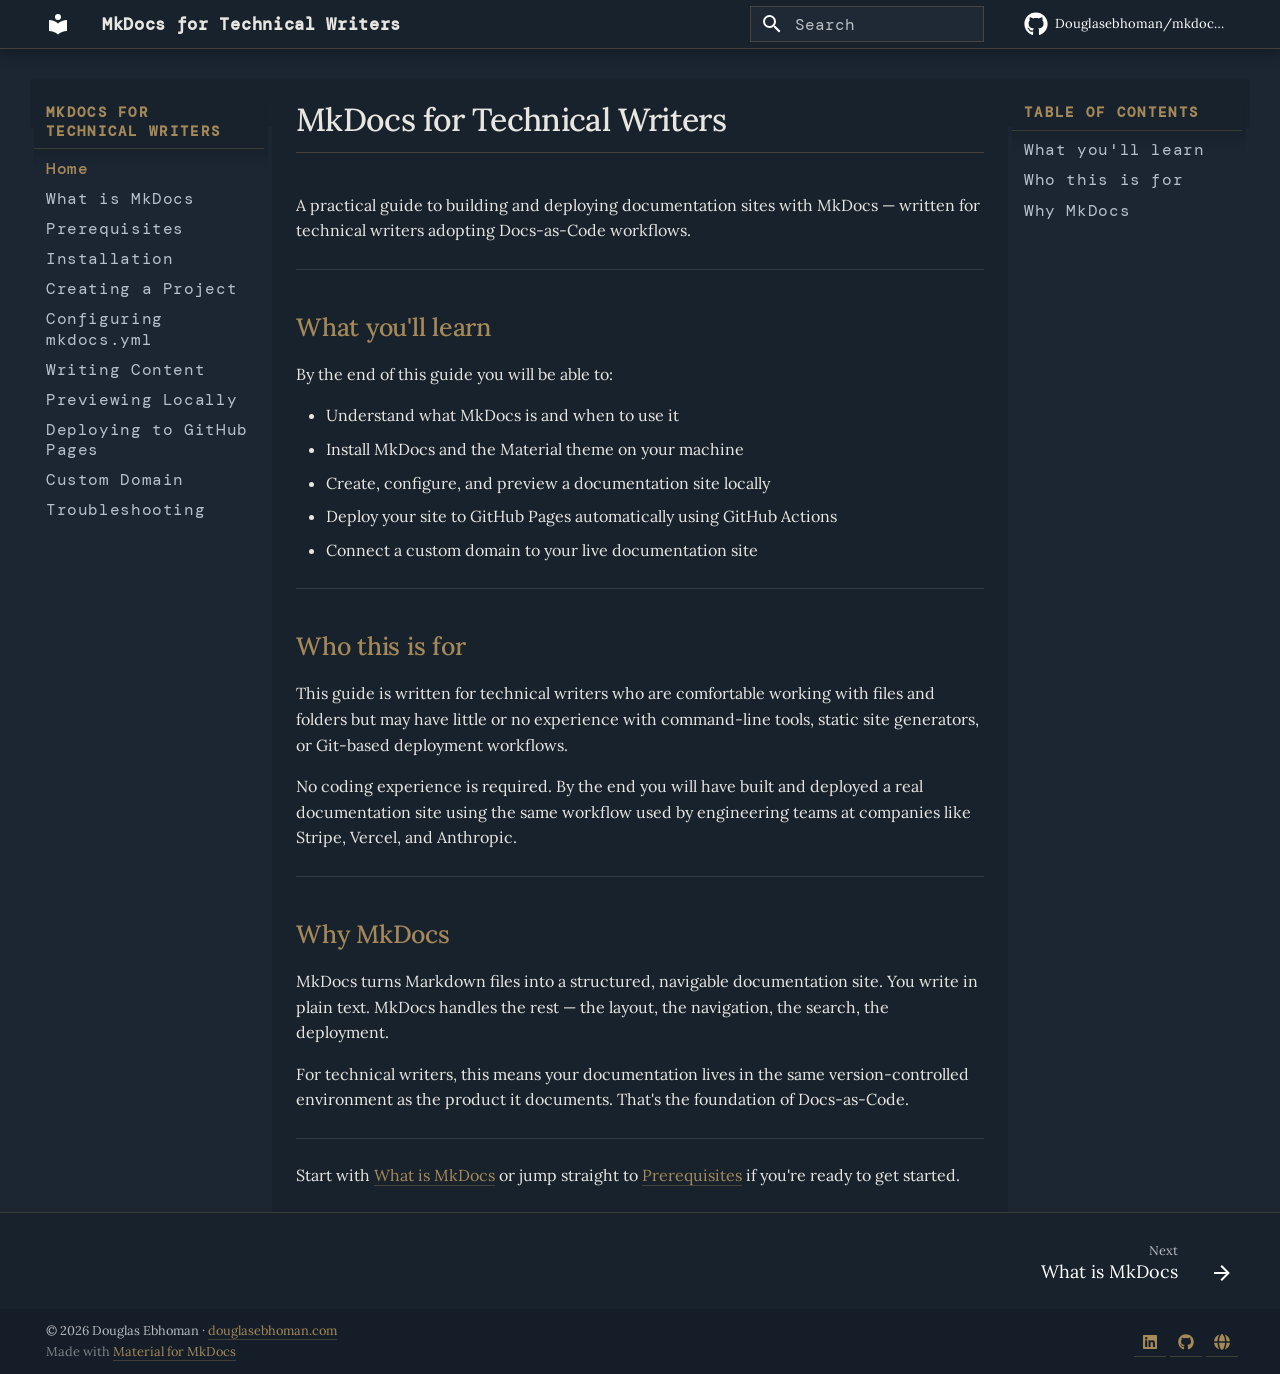
<file: index.html>
<!doctype html>
<html lang="en" class="no-js">
  <head>
    
      <meta charset="utf-8">
      <meta name="viewport" content="width=device-width,initial-scale=1">
      
        <meta name="description" content="A complete guide to MkDocs for technical writers. Covers installation, configuration, GitHub Pages deployment, custom domains, and troubleshooting. Written for Docs-as-Code workflows.">
      
      
        <meta name="author" content="Douglas Ebhoman">
      
      
        <link rel="canonical" href="https://douglasebhoman.com/mkdocs-for-technical-writers/">
      
      
      
        <link rel="next" href="what-is-mkdocs/">
      
      
        
      
      
      <link rel="icon" href="assets/images/favicon.png">
      <meta name="generator" content="mkdocs-1.6.1, mkdocs-material-9.7.6">
    
    
      
        <title>MkDocs for Technical Writers</title>
      
    
    
      <link rel="stylesheet" href="assets/stylesheets/main.484c7ddc.min.css">
      
        
        <link rel="stylesheet" href="assets/stylesheets/palette.ab4e12ef.min.css">
      
      


    
    
      
    
    
      
        
        
        <link rel="preconnect" href="https://fonts.gstatic.com" crossorigin>
        <link rel="stylesheet" href="https://fonts.googleapis.com/css?family=Roboto:300,300i,400,400i,700,700i%7CRoboto+Mono:400,400i,700,700i&display=fallback">
        <style>:root{--md-text-font:"Roboto";--md-code-font:"Roboto Mono"}</style>
      
    
    
      <link rel="stylesheet" href="stylesheets/brand.css">
    
    <script>__md_scope=new URL(".",location),__md_hash=e=>[...e].reduce(((e,_)=>(e<<5)-e+_.charCodeAt(0)),0),__md_get=(e,_=localStorage,t=__md_scope)=>JSON.parse(_.getItem(t.pathname+"."+e)),__md_set=(e,_,t=localStorage,a=__md_scope)=>{try{t.setItem(a.pathname+"."+e,JSON.stringify(_))}catch(e){}}</script>
    
      

    
    
  
  <meta property="og:type" content="website">
  <meta property="og:title" content="MkDocs for Technical Writers">
  <meta property="og:description" content="A complete guide to MkDocs for technical writers. Covers installation, configuration, GitHub Pages deployment, custom domains, and troubleshooting. Written for Docs-as-Code workflows.">
  <meta property="og:url" content="https://douglasebhoman.com/mkdocs-for-technical-writers/">
  <meta property="og:image" content="https://douglasebhoman.com/assets/images/mkdocs-for-technical-writers-card.png">
  <meta property="og:image:width" content="1731">
  <meta property="og:image:height" content="909">
  <meta name="twitter:card" content="summary_large_image">
  <meta name="twitter:title" content="MkDocs for Technical Writers">
  <meta name="twitter:description" content="A complete guide to MkDocs for technical writers. Covers installation, configuration, GitHub Pages deployment, custom domains, and troubleshooting. Written for Docs-as-Code workflows.">
  <meta name="twitter:image" content="https://douglasebhoman.com/assets/images/mkdocs-for-technical-writers-card.png">

  </head>
  
  
    
    
    
    
    
    <body dir="ltr" data-md-color-scheme="slate" data-md-color-primary="custom" data-md-color-accent="custom">
  
    
    <input class="md-toggle" data-md-toggle="drawer" type="checkbox" id="__drawer" autocomplete="off">
    <input class="md-toggle" data-md-toggle="search" type="checkbox" id="__search" autocomplete="off">
    <label class="md-overlay" for="__drawer"></label>
    <div data-md-component="skip">
      
        
        <a href="#mkdocs-for-technical-writers" class="md-skip">
          Skip to content
        </a>
      
    </div>
    <div data-md-component="announce">
      
    </div>
    
    
      

  

<header class="md-header md-header--shadow" data-md-component="header">
  <nav class="md-header__inner md-grid" aria-label="Header">
    <a href="." title="MkDocs for Technical Writers" class="md-header__button md-logo" aria-label="MkDocs for Technical Writers" data-md-component="logo">
      
  
  <svg xmlns="http://www.w3.org/2000/svg" viewBox="0 0 24 24"><path d="M12 8a3 3 0 0 0 3-3 3 3 0 0 0-3-3 3 3 0 0 0-3 3 3 3 0 0 0 3 3m0 3.54C9.64 9.35 6.5 8 3 8v11c3.5 0 6.64 1.35 9 3.54 2.36-2.19 5.5-3.54 9-3.54V8c-3.5 0-6.64 1.35-9 3.54"/></svg>

    </a>
    <label class="md-header__button md-icon" for="__drawer">
      
      <svg xmlns="http://www.w3.org/2000/svg" viewBox="0 0 24 24"><path d="M3 6h18v2H3zm0 5h18v2H3zm0 5h18v2H3z"/></svg>
    </label>
    <div class="md-header__title" data-md-component="header-title">
      <div class="md-header__ellipsis">
        <div class="md-header__topic">
          <span class="md-ellipsis">
            MkDocs for Technical Writers
          </span>
        </div>
        <div class="md-header__topic" data-md-component="header-topic">
          <span class="md-ellipsis">
            
              Home
            
          </span>
        </div>
      </div>
    </div>
    
      
    
    
    
    
      
      
        <label class="md-header__button md-icon" for="__search">
          
          <svg xmlns="http://www.w3.org/2000/svg" viewBox="0 0 24 24"><path d="M9.5 3A6.5 6.5 0 0 1 16 9.5c0 1.61-.59 3.09-1.56 4.23l.27.27h.79l5 5-1.5 1.5-5-5v-.79l-.27-.27A6.52 6.52 0 0 1 9.5 16 6.5 6.5 0 0 1 3 9.5 6.5 6.5 0 0 1 9.5 3m0 2C7 5 5 7 5 9.5S7 14 9.5 14 14 12 14 9.5 12 5 9.5 5"/></svg>
        </label>
        <div class="md-search" data-md-component="search" role="dialog">
  <label class="md-search__overlay" for="__search"></label>
  <div class="md-search__inner" role="search">
    <form class="md-search__form" name="search">
      <input type="text" class="md-search__input" name="query" aria-label="Search" placeholder="Search" autocapitalize="off" autocorrect="off" autocomplete="off" spellcheck="false" data-md-component="search-query" required>
      <label class="md-search__icon md-icon" for="__search">
        
        <svg xmlns="http://www.w3.org/2000/svg" viewBox="0 0 24 24"><path d="M9.5 3A6.5 6.5 0 0 1 16 9.5c0 1.61-.59 3.09-1.56 4.23l.27.27h.79l5 5-1.5 1.5-5-5v-.79l-.27-.27A6.52 6.52 0 0 1 9.5 16 6.5 6.5 0 0 1 3 9.5 6.5 6.5 0 0 1 9.5 3m0 2C7 5 5 7 5 9.5S7 14 9.5 14 14 12 14 9.5 12 5 9.5 5"/></svg>
        
        <svg xmlns="http://www.w3.org/2000/svg" viewBox="0 0 24 24"><path d="M20 11v2H8l5.5 5.5-1.42 1.42L4.16 12l7.92-7.92L13.5 5.5 8 11z"/></svg>
      </label>
      <nav class="md-search__options" aria-label="Search">
        
        <button type="reset" class="md-search__icon md-icon" title="Clear" aria-label="Clear" tabindex="-1">
          
          <svg xmlns="http://www.w3.org/2000/svg" viewBox="0 0 24 24"><path d="M19 6.41 17.59 5 12 10.59 6.41 5 5 6.41 10.59 12 5 17.59 6.41 19 12 13.41 17.59 19 19 17.59 13.41 12z"/></svg>
        </button>
      </nav>
      
        <div class="md-search__suggest" data-md-component="search-suggest"></div>
      
    </form>
    <div class="md-search__output">
      <div class="md-search__scrollwrap" tabindex="0" data-md-scrollfix>
        <div class="md-search-result" data-md-component="search-result">
          <div class="md-search-result__meta">
            Initializing search
          </div>
          <ol class="md-search-result__list" role="presentation"></ol>
        </div>
      </div>
    </div>
  </div>
</div>
      
    
    
      <div class="md-header__source">
        <a href="https://github.com/Douglasebhoman/mkdocs-for-technical-writers" title="Go to repository" class="md-source" data-md-component="source">
  <div class="md-source__icon md-icon">
    
    <svg xmlns="http://www.w3.org/2000/svg" viewBox="0 0 512 512"><!--! Font Awesome Free 7.1.0 by @fontawesome - https://fontawesome.com License - https://fontawesome.com/license/free (Icons: CC BY 4.0, Fonts: SIL OFL 1.1, Code: MIT License) Copyright 2025 Fonticons, Inc.--><path d="M173.9 397.4c0 2-2.3 3.6-5.2 3.6-3.3.3-5.6-1.3-5.6-3.6 0-2 2.3-3.6 5.2-3.6 3-.3 5.6 1.3 5.6 3.6m-31.1-4.5c-.7 2 1.3 4.3 4.3 4.9 2.6 1 5.6 0 6.2-2s-1.3-4.3-4.3-5.2c-2.6-.7-5.5.3-6.2 2.3m44.2-1.7c-2.9.7-4.9 2.6-4.6 4.9.3 2 2.9 3.3 5.9 2.6 2.9-.7 4.9-2.6 4.6-4.6-.3-1.9-3-3.2-5.9-2.9M252.8 8C114.1 8 8 113.3 8 252c0 110.9 69.8 205.8 169.5 239.2 12.8 2.3 17.3-5.6 17.3-12.1 0-6.2-.3-40.4-.3-61.4 0 0-70 15-84.7-29.8 0 0-11.4-29.1-27.8-36.6 0 0-22.9-15.7 1.6-15.4 0 0 24.9 2 38.6 25.8 21.9 38.6 58.6 27.5 72.9 20.9 2.3-16 8.8-27.1 16-33.7-55.9-6.2-112.3-14.3-112.3-110.5 0-27.5 7.6-41.3 23.6-58.9-2.6-6.5-11.1-33.3 2.6-67.9 20.9-6.5 69 27 69 27 20-5.6 41.5-8.5 62.8-8.5s42.8 2.9 62.8 8.5c0 0 48.1-33.6 69-27 13.7 34.7 5.2 61.4 2.6 67.9 16 17.7 25.8 31.5 25.8 58.9 0 96.5-58.9 104.2-114.8 110.5 9.2 7.9 17 22.9 17 46.4 0 33.7-.3 75.4-.3 83.6 0 6.5 4.6 14.4 17.3 12.1C436.2 457.8 504 362.9 504 252 504 113.3 391.5 8 252.8 8M105.2 352.9c-1.3 1-1 3.3.7 5.2 1.6 1.6 3.9 2.3 5.2 1 1.3-1 1-3.3-.7-5.2-1.6-1.6-3.9-2.3-5.2-1m-10.8-8.1c-.7 1.3.3 2.9 2.3 3.9 1.6 1 3.6.7 4.3-.7.7-1.3-.3-2.9-2.3-3.9-2-.6-3.6-.3-4.3.7m32.4 35.6c-1.6 1.3-1 4.3 1.3 6.2 2.3 2.3 5.2 2.6 6.5 1 1.3-1.3.7-4.3-1.3-6.2-2.2-2.3-5.2-2.6-6.5-1m-11.4-14.7c-1.6 1-1.6 3.6 0 5.9s4.3 3.3 5.6 2.3c1.6-1.3 1.6-3.9 0-6.2-1.4-2.3-4-3.3-5.6-2"/></svg>
  </div>
  <div class="md-source__repository">
    Douglasebhoman/mkdocs-for-technical-writers
  </div>
</a>
      </div>
    
  </nav>
  
</header>
    
    <div class="md-container" data-md-component="container">
      
      
        
          
        
      
      <main class="md-main" data-md-component="main">
        <div class="md-main__inner md-grid">
          
            
              
              <div class="md-sidebar md-sidebar--primary" data-md-component="sidebar" data-md-type="navigation" >
                <div class="md-sidebar__scrollwrap">
                  <div class="md-sidebar__inner">
                    



<nav class="md-nav md-nav--primary" aria-label="Navigation" data-md-level="0">
  <label class="md-nav__title" for="__drawer">
    <a href="." title="MkDocs for Technical Writers" class="md-nav__button md-logo" aria-label="MkDocs for Technical Writers" data-md-component="logo">
      
  
  <svg xmlns="http://www.w3.org/2000/svg" viewBox="0 0 24 24"><path d="M12 8a3 3 0 0 0 3-3 3 3 0 0 0-3-3 3 3 0 0 0-3 3 3 3 0 0 0 3 3m0 3.54C9.64 9.35 6.5 8 3 8v11c3.5 0 6.64 1.35 9 3.54 2.36-2.19 5.5-3.54 9-3.54V8c-3.5 0-6.64 1.35-9 3.54"/></svg>

    </a>
    MkDocs for Technical Writers
  </label>
  
    <div class="md-nav__source">
      <a href="https://github.com/Douglasebhoman/mkdocs-for-technical-writers" title="Go to repository" class="md-source" data-md-component="source">
  <div class="md-source__icon md-icon">
    
    <svg xmlns="http://www.w3.org/2000/svg" viewBox="0 0 512 512"><!--! Font Awesome Free 7.1.0 by @fontawesome - https://fontawesome.com License - https://fontawesome.com/license/free (Icons: CC BY 4.0, Fonts: SIL OFL 1.1, Code: MIT License) Copyright 2025 Fonticons, Inc.--><path d="M173.9 397.4c0 2-2.3 3.6-5.2 3.6-3.3.3-5.6-1.3-5.6-3.6 0-2 2.3-3.6 5.2-3.6 3-.3 5.6 1.3 5.6 3.6m-31.1-4.5c-.7 2 1.3 4.3 4.3 4.9 2.6 1 5.6 0 6.2-2s-1.3-4.3-4.3-5.2c-2.6-.7-5.5.3-6.2 2.3m44.2-1.7c-2.9.7-4.9 2.6-4.6 4.9.3 2 2.9 3.3 5.9 2.6 2.9-.7 4.9-2.6 4.6-4.6-.3-1.9-3-3.2-5.9-2.9M252.8 8C114.1 8 8 113.3 8 252c0 110.9 69.8 205.8 169.5 239.2 12.8 2.3 17.3-5.6 17.3-12.1 0-6.2-.3-40.4-.3-61.4 0 0-70 15-84.7-29.8 0 0-11.4-29.1-27.8-36.6 0 0-22.9-15.7 1.6-15.4 0 0 24.9 2 38.6 25.8 21.9 38.6 58.6 27.5 72.9 20.9 2.3-16 8.8-27.1 16-33.7-55.9-6.2-112.3-14.3-112.3-110.5 0-27.5 7.6-41.3 23.6-58.9-2.6-6.5-11.1-33.3 2.6-67.9 20.9-6.5 69 27 69 27 20-5.6 41.5-8.5 62.8-8.5s42.8 2.9 62.8 8.5c0 0 48.1-33.6 69-27 13.7 34.7 5.2 61.4 2.6 67.9 16 17.7 25.8 31.5 25.8 58.9 0 96.5-58.9 104.2-114.8 110.5 9.2 7.9 17 22.9 17 46.4 0 33.7-.3 75.4-.3 83.6 0 6.5 4.6 14.4 17.3 12.1C436.2 457.8 504 362.9 504 252 504 113.3 391.5 8 252.8 8M105.2 352.9c-1.3 1-1 3.3.7 5.2 1.6 1.6 3.9 2.3 5.2 1 1.3-1 1-3.3-.7-5.2-1.6-1.6-3.9-2.3-5.2-1m-10.8-8.1c-.7 1.3.3 2.9 2.3 3.9 1.6 1 3.6.7 4.3-.7.7-1.3-.3-2.9-2.3-3.9-2-.6-3.6-.3-4.3.7m32.4 35.6c-1.6 1.3-1 4.3 1.3 6.2 2.3 2.3 5.2 2.6 6.5 1 1.3-1.3.7-4.3-1.3-6.2-2.2-2.3-5.2-2.6-6.5-1m-11.4-14.7c-1.6 1-1.6 3.6 0 5.9s4.3 3.3 5.6 2.3c1.6-1.3 1.6-3.9 0-6.2-1.4-2.3-4-3.3-5.6-2"/></svg>
  </div>
  <div class="md-source__repository">
    Douglasebhoman/mkdocs-for-technical-writers
  </div>
</a>
    </div>
  
  <ul class="md-nav__list" data-md-scrollfix>
    
      
      
  
  
    
  
  
  
    <li class="md-nav__item md-nav__item--active">
      
      <input class="md-nav__toggle md-toggle" type="checkbox" id="__toc">
      
      
        
      
      
        <label class="md-nav__link md-nav__link--active" for="__toc">
          
  
  
  <span class="md-ellipsis">
    
  
    Home
  

    
  </span>
  
  

          <span class="md-nav__icon md-icon"></span>
        </label>
      
      <a href="." class="md-nav__link md-nav__link--active">
        
  
  
  <span class="md-ellipsis">
    
  
    Home
  

    
  </span>
  
  

      </a>
      
        

<nav class="md-nav md-nav--secondary" aria-label="Table of contents">
  
  
  
    
  
  
    <label class="md-nav__title" for="__toc">
      <span class="md-nav__icon md-icon"></span>
      Table of contents
    </label>
    <ul class="md-nav__list" data-md-component="toc" data-md-scrollfix>
      
        <li class="md-nav__item">
  <a href="#what-youll-learn" class="md-nav__link">
    <span class="md-ellipsis">
      
        What you'll learn
      
    </span>
  </a>
  
</li>
      
        <li class="md-nav__item">
  <a href="#who-this-is-for" class="md-nav__link">
    <span class="md-ellipsis">
      
        Who this is for
      
    </span>
  </a>
  
</li>
      
        <li class="md-nav__item">
  <a href="#why-mkdocs" class="md-nav__link">
    <span class="md-ellipsis">
      
        Why MkDocs
      
    </span>
  </a>
  
</li>
      
    </ul>
  
</nav>
      
    </li>
  

    
      
      
  
  
  
  
    <li class="md-nav__item">
      <a href="what-is-mkdocs/" class="md-nav__link">
        
  
  
  <span class="md-ellipsis">
    
  
    What is MkDocs
  

    
  </span>
  
  

      </a>
    </li>
  

    
      
      
  
  
  
  
    <li class="md-nav__item">
      <a href="prerequisites/" class="md-nav__link">
        
  
  
  <span class="md-ellipsis">
    
  
    Prerequisites
  

    
  </span>
  
  

      </a>
    </li>
  

    
      
      
  
  
  
  
    <li class="md-nav__item">
      <a href="installation/" class="md-nav__link">
        
  
  
  <span class="md-ellipsis">
    
  
    Installation
  

    
  </span>
  
  

      </a>
    </li>
  

    
      
      
  
  
  
  
    <li class="md-nav__item">
      <a href="creating-a-project/" class="md-nav__link">
        
  
  
  <span class="md-ellipsis">
    
  
    Creating a Project
  

    
  </span>
  
  

      </a>
    </li>
  

    
      
      
  
  
  
  
    <li class="md-nav__item">
      <a href="configuring-mkdocs-yml/" class="md-nav__link">
        
  
  
  <span class="md-ellipsis">
    
  
    Configuring mkdocs.yml
  

    
  </span>
  
  

      </a>
    </li>
  

    
      
      
  
  
  
  
    <li class="md-nav__item">
      <a href="writing-content/" class="md-nav__link">
        
  
  
  <span class="md-ellipsis">
    
  
    Writing Content
  

    
  </span>
  
  

      </a>
    </li>
  

    
      
      
  
  
  
  
    <li class="md-nav__item">
      <a href="previewing-locally/" class="md-nav__link">
        
  
  
  <span class="md-ellipsis">
    
  
    Previewing Locally
  

    
  </span>
  
  

      </a>
    </li>
  

    
      
      
  
  
  
  
    <li class="md-nav__item">
      <a href="deploying-to-github-pages/" class="md-nav__link">
        
  
  
  <span class="md-ellipsis">
    
  
    Deploying to GitHub Pages
  

    
  </span>
  
  

      </a>
    </li>
  

    
      
      
  
  
  
  
    <li class="md-nav__item">
      <a href="custom-domain/" class="md-nav__link">
        
  
  
  <span class="md-ellipsis">
    
  
    Custom Domain
  

    
  </span>
  
  

      </a>
    </li>
  

    
      
      
  
  
  
  
    <li class="md-nav__item">
      <a href="troubleshooting/" class="md-nav__link">
        
  
  
  <span class="md-ellipsis">
    
  
    Troubleshooting
  

    
  </span>
  
  

      </a>
    </li>
  

    
  </ul>
</nav>
                  </div>
                </div>
              </div>
            
            
              
              <div class="md-sidebar md-sidebar--secondary" data-md-component="sidebar" data-md-type="toc" >
                <div class="md-sidebar__scrollwrap">
                  <div class="md-sidebar__inner">
                    

<nav class="md-nav md-nav--secondary" aria-label="Table of contents">
  
  
  
    
  
  
    <label class="md-nav__title" for="__toc">
      <span class="md-nav__icon md-icon"></span>
      Table of contents
    </label>
    <ul class="md-nav__list" data-md-component="toc" data-md-scrollfix>
      
        <li class="md-nav__item">
  <a href="#what-youll-learn" class="md-nav__link">
    <span class="md-ellipsis">
      
        What you'll learn
      
    </span>
  </a>
  
</li>
      
        <li class="md-nav__item">
  <a href="#who-this-is-for" class="md-nav__link">
    <span class="md-ellipsis">
      
        Who this is for
      
    </span>
  </a>
  
</li>
      
        <li class="md-nav__item">
  <a href="#why-mkdocs" class="md-nav__link">
    <span class="md-ellipsis">
      
        Why MkDocs
      
    </span>
  </a>
  
</li>
      
    </ul>
  
</nav>
                  </div>
                </div>
              </div>
            
          
          
            <div class="md-content" data-md-component="content">
              
              <article class="md-content__inner md-typeset">
                
                  


  
  


<h1 id="mkdocs-for-technical-writers">MkDocs for Technical Writers<a class="headerlink" href="#mkdocs-for-technical-writers" title="Permanent link">&para;</a></h1>
<p>A practical guide to building and deploying documentation sites with MkDocs — written for technical writers adopting Docs-as-Code workflows.</p>
<hr />
<h2 id="what-youll-learn">What you'll learn<a class="headerlink" href="#what-youll-learn" title="Permanent link">&para;</a></h2>
<p>By the end of this guide you will be able to:</p>
<ul>
<li>Understand what MkDocs is and when to use it</li>
<li>Install MkDocs and the Material theme on your machine</li>
<li>Create, configure, and preview a documentation site locally</li>
<li>Deploy your site to GitHub Pages automatically using GitHub Actions</li>
<li>Connect a custom domain to your live documentation site</li>
</ul>
<hr />
<h2 id="who-this-is-for">Who this is for<a class="headerlink" href="#who-this-is-for" title="Permanent link">&para;</a></h2>
<p>This guide is written for technical writers who are comfortable working with files and folders but may have little or no experience with command-line tools, static site generators, or Git-based deployment workflows.</p>
<p>No coding experience is required. By the end you will have built and deployed a real documentation site using the same workflow used by engineering teams at companies like Stripe, Vercel, and Anthropic.</p>
<hr />
<h2 id="why-mkdocs">Why MkDocs<a class="headerlink" href="#why-mkdocs" title="Permanent link">&para;</a></h2>
<p>MkDocs turns Markdown files into a structured, navigable documentation site. You write in plain text. MkDocs handles the rest — the layout, the navigation, the search, the deployment.</p>
<p>For technical writers, this means your documentation lives in the same version-controlled environment as the product it documents. That's the foundation of Docs-as-Code.</p>
<hr />
<p>Start with <a href="what-is-mkdocs/">What is MkDocs</a> or jump straight to <a href="prerequisites/">Prerequisites</a> if you're ready to get started.</p>












                
              </article>
            </div>
          
          
<script>var target=document.getElementById(location.hash.slice(1));target&&target.name&&(target.checked=target.name.startsWith("__tabbed_"))</script>
        </div>
        
          <button type="button" class="md-top md-icon" data-md-component="top" hidden>
  
  <svg xmlns="http://www.w3.org/2000/svg" viewBox="0 0 24 24"><path d="M13 20h-2V8l-5.5 5.5-1.42-1.42L12 4.16l7.92 7.92-1.42 1.42L13 8z"/></svg>
  Back to top
</button>
        
      </main>
      
        <footer class="md-footer">
  
    
      
      <nav class="md-footer__inner md-grid" aria-label="Footer" >
        
        
          
          <a href="what-is-mkdocs/" class="md-footer__link md-footer__link--next" aria-label="Next: What is MkDocs">
            <div class="md-footer__title">
              <span class="md-footer__direction">
                Next
              </span>
              <div class="md-ellipsis">
                What is MkDocs
              </div>
            </div>
            <div class="md-footer__button md-icon">
              
              <svg xmlns="http://www.w3.org/2000/svg" viewBox="0 0 24 24"><path d="M4 11v2h12l-5.5 5.5 1.42 1.42L19.84 12l-7.92-7.92L10.5 5.5 16 11z"/></svg>
            </div>
          </a>
        
      </nav>
    
  
  <div class="md-footer-meta md-typeset">
    <div class="md-footer-meta__inner md-grid">
      <div class="md-copyright">
  
    <div class="md-copyright__highlight">
      © 2026 Douglas Ebhoman · <a href="https://douglasebhoman.com">douglasebhoman.com</a>
    </div>
  
  
    Made with
    <a href="https://squidfunk.github.io/mkdocs-material/" target="_blank" rel="noopener">
      Material for MkDocs
    </a>
  
</div>
      
        
<div class="md-social">
  
    
    
    
    
      
      
    
    <a href="https://linkedin.com/in/douglas-ebhoman-757329289" target="_blank" rel="noopener" title="linkedin.com" class="md-social__link">
      <svg xmlns="http://www.w3.org/2000/svg" viewBox="0 0 448 512"><!--! Font Awesome Free 7.1.0 by @fontawesome - https://fontawesome.com License - https://fontawesome.com/license/free (Icons: CC BY 4.0, Fonts: SIL OFL 1.1, Code: MIT License) Copyright 2025 Fonticons, Inc.--><path d="M416 32H31.9C14.3 32 0 46.5 0 64.3v383.4C0 465.5 14.3 480 31.9 480H416c17.6 0 32-14.5 32-32.3V64.3c0-17.8-14.4-32.3-32-32.3M135.4 416H69V202.2h66.5V416zM102.2 96a38.5 38.5 0 1 1 0 77 38.5 38.5 0 1 1 0-77m282.1 320h-66.4V312c0-24.8-.5-56.7-34.5-56.7-34.6 0-39.9 27-39.9 54.9V416h-66.4V202.2h63.7v29.2h.9c8.9-16.8 30.6-34.5 62.9-34.5 67.2 0 79.7 44.3 79.7 101.9z"/></svg>
    </a>
  
    
    
    
    
      
      
    
    <a href="https://github.com/Douglasebhoman" target="_blank" rel="noopener" title="github.com" class="md-social__link">
      <svg xmlns="http://www.w3.org/2000/svg" viewBox="0 0 512 512"><!--! Font Awesome Free 7.1.0 by @fontawesome - https://fontawesome.com License - https://fontawesome.com/license/free (Icons: CC BY 4.0, Fonts: SIL OFL 1.1, Code: MIT License) Copyright 2025 Fonticons, Inc.--><path d="M173.9 397.4c0 2-2.3 3.6-5.2 3.6-3.3.3-5.6-1.3-5.6-3.6 0-2 2.3-3.6 5.2-3.6 3-.3 5.6 1.3 5.6 3.6m-31.1-4.5c-.7 2 1.3 4.3 4.3 4.9 2.6 1 5.6 0 6.2-2s-1.3-4.3-4.3-5.2c-2.6-.7-5.5.3-6.2 2.3m44.2-1.7c-2.9.7-4.9 2.6-4.6 4.9.3 2 2.9 3.3 5.9 2.6 2.9-.7 4.9-2.6 4.6-4.6-.3-1.9-3-3.2-5.9-2.9M252.8 8C114.1 8 8 113.3 8 252c0 110.9 69.8 205.8 169.5 239.2 12.8 2.3 17.3-5.6 17.3-12.1 0-6.2-.3-40.4-.3-61.4 0 0-70 15-84.7-29.8 0 0-11.4-29.1-27.8-36.6 0 0-22.9-15.7 1.6-15.4 0 0 24.9 2 38.6 25.8 21.9 38.6 58.6 27.5 72.9 20.9 2.3-16 8.8-27.1 16-33.7-55.9-6.2-112.3-14.3-112.3-110.5 0-27.5 7.6-41.3 23.6-58.9-2.6-6.5-11.1-33.3 2.6-67.9 20.9-6.5 69 27 69 27 20-5.6 41.5-8.5 62.8-8.5s42.8 2.9 62.8 8.5c0 0 48.1-33.6 69-27 13.7 34.7 5.2 61.4 2.6 67.9 16 17.7 25.8 31.5 25.8 58.9 0 96.5-58.9 104.2-114.8 110.5 9.2 7.9 17 22.9 17 46.4 0 33.7-.3 75.4-.3 83.6 0 6.5 4.6 14.4 17.3 12.1C436.2 457.8 504 362.9 504 252 504 113.3 391.5 8 252.8 8M105.2 352.9c-1.3 1-1 3.3.7 5.2 1.6 1.6 3.9 2.3 5.2 1 1.3-1 1-3.3-.7-5.2-1.6-1.6-3.9-2.3-5.2-1m-10.8-8.1c-.7 1.3.3 2.9 2.3 3.9 1.6 1 3.6.7 4.3-.7.7-1.3-.3-2.9-2.3-3.9-2-.6-3.6-.3-4.3.7m32.4 35.6c-1.6 1.3-1 4.3 1.3 6.2 2.3 2.3 5.2 2.6 6.5 1 1.3-1.3.7-4.3-1.3-6.2-2.2-2.3-5.2-2.6-6.5-1m-11.4-14.7c-1.6 1-1.6 3.6 0 5.9s4.3 3.3 5.6 2.3c1.6-1.3 1.6-3.9 0-6.2-1.4-2.3-4-3.3-5.6-2"/></svg>
    </a>
  
    
    
    
    
      
      
    
    <a href="https://douglasebhoman.com" target="_blank" rel="noopener" title="douglasebhoman.com" class="md-social__link">
      <svg xmlns="http://www.w3.org/2000/svg" viewBox="0 0 512 512"><!--! Font Awesome Free 7.1.0 by @fontawesome - https://fontawesome.com License - https://fontawesome.com/license/free (Icons: CC BY 4.0, Fonts: SIL OFL 1.1, Code: MIT License) Copyright 2025 Fonticons, Inc.--><path d="M351.9 280H161c2.9 64.5 17.2 123.9 37.5 167.4 11.4 24.5 23.7 41.8 35.1 52.4 11.2 10.5 18.9 12.2 22.9 12.2s11.7-1.7 22.9-12.2c11.4-10.6 23.7-28 35.1-52.4 20.3-43.5 34.6-102.9 37.5-167.4zm-191-48h190.9c-2.8-64.5-17.1-123.9-37.4-167.4-11.4-24.4-23.7-41.8-35.1-52.4C268.1 1.7 260.4 0 256.4 0s-11.7 1.7-22.9 12.2c-11.4 10.6-23.7 28-35.1 52.4-20.3 43.5-34.6 102.9-37.5 167.4m-48 0c3.5-85.6 25.6-165.1 57.9-217.3C78.7 47.3 10.9 131.2 1.5 232zM1.5 280c9.4 100.8 77.2 184.7 169.3 217.3-32.3-52.2-54.4-131.7-57.9-217.3zm398.4 0c-3.5 85.6-25.6 165.1-57.9 217.3 92.1-32.7 159.9-116.5 169.3-217.3zm111.4-48C501.9 131.2 434.1 47.3 342 14.7c32.3 52.2 54.4 131.7 57.9 217.3z"/></svg>
    </a>
  
</div>
      
    </div>
  </div>
</footer>
      
    </div>
    <div class="md-dialog" data-md-component="dialog">
      <div class="md-dialog__inner md-typeset"></div>
    </div>
    
    
    
      
      
      <script id="__config" type="application/json">{"annotate": null, "base": ".", "features": ["navigation.instant", "navigation.top", "navigation.sections", "navigation.footer", "search.highlight", "search.suggest", "content.code.copy"], "search": "assets/javascripts/workers/search.2c215733.min.js", "tags": null, "translations": {"clipboard.copied": "Copied to clipboard", "clipboard.copy": "Copy to clipboard", "search.result.more.one": "1 more on this page", "search.result.more.other": "# more on this page", "search.result.none": "No matching documents", "search.result.one": "1 matching document", "search.result.other": "# matching documents", "search.result.placeholder": "Type to start searching", "search.result.term.missing": "Missing", "select.version": "Select version"}, "version": null}</script>
    
    
      <script src="assets/javascripts/bundle.79ae519e.min.js"></script>
      
    
  </body>
</html>
</file>
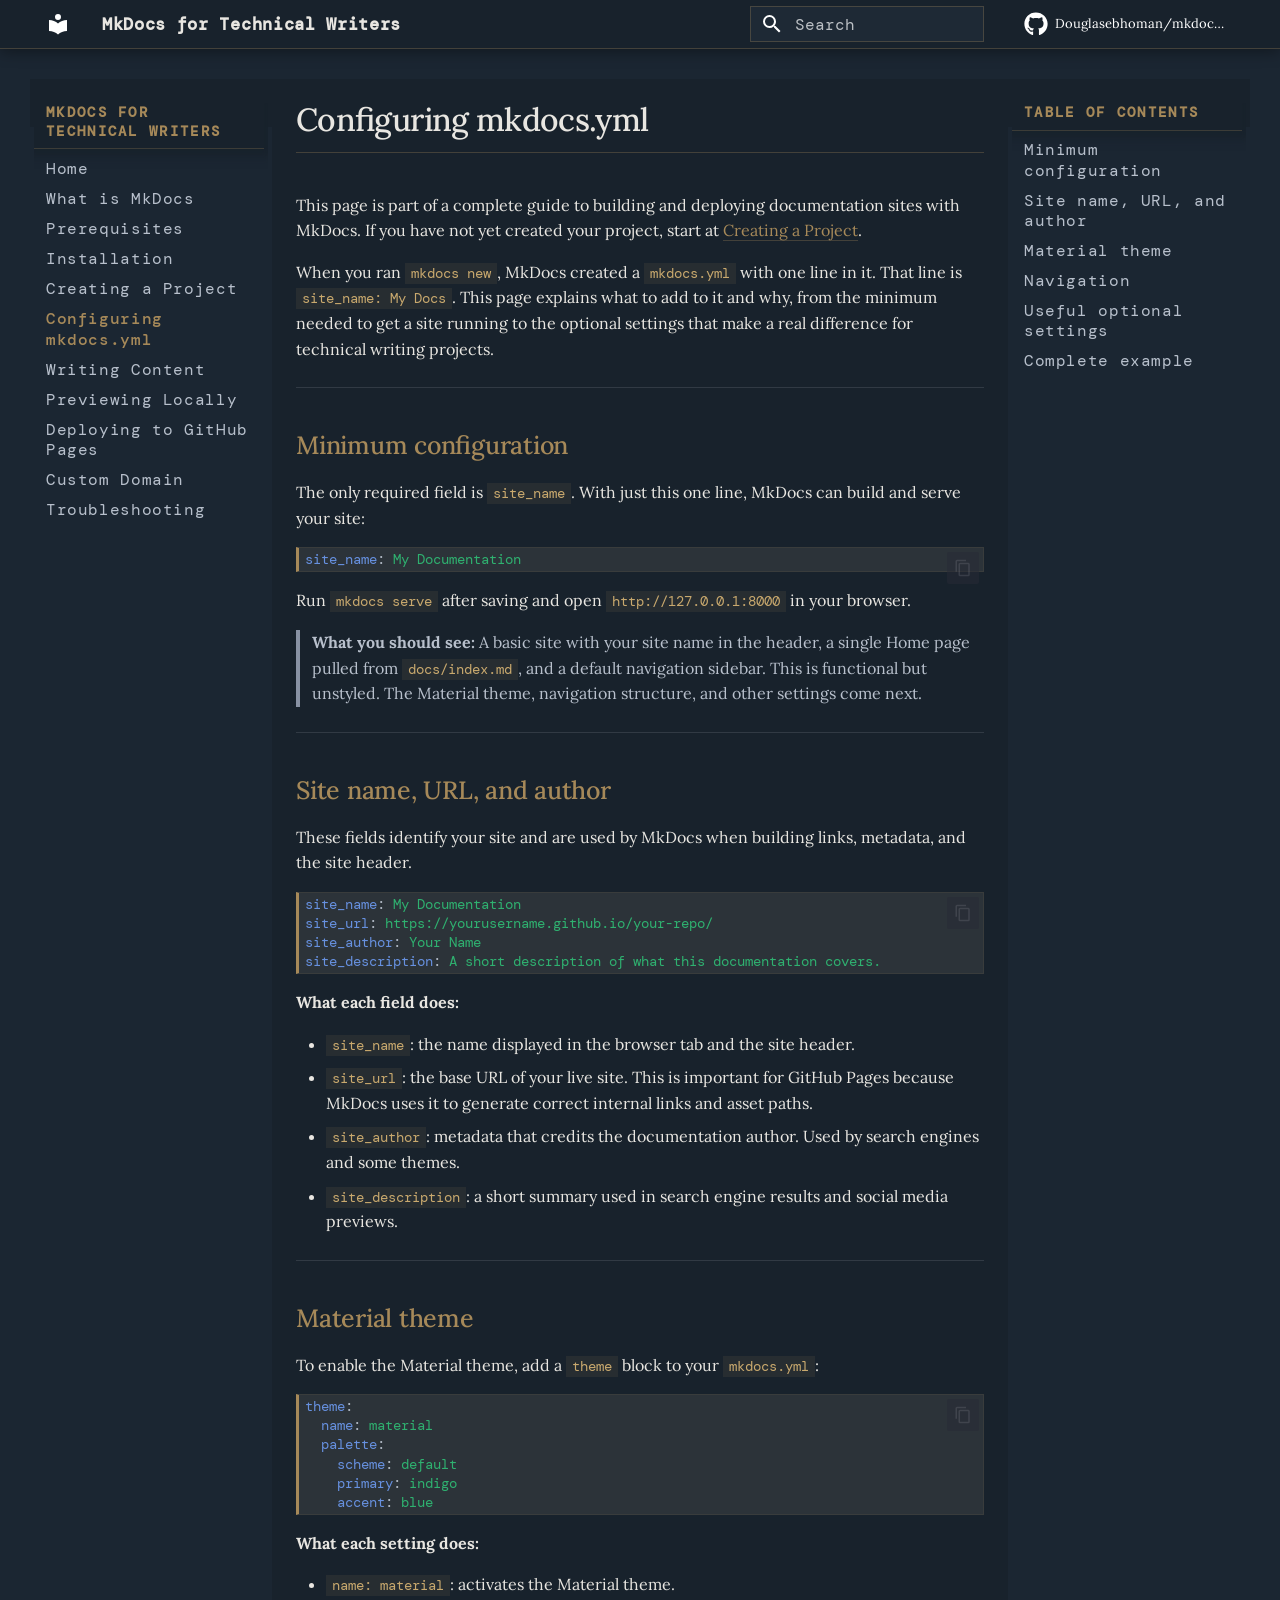
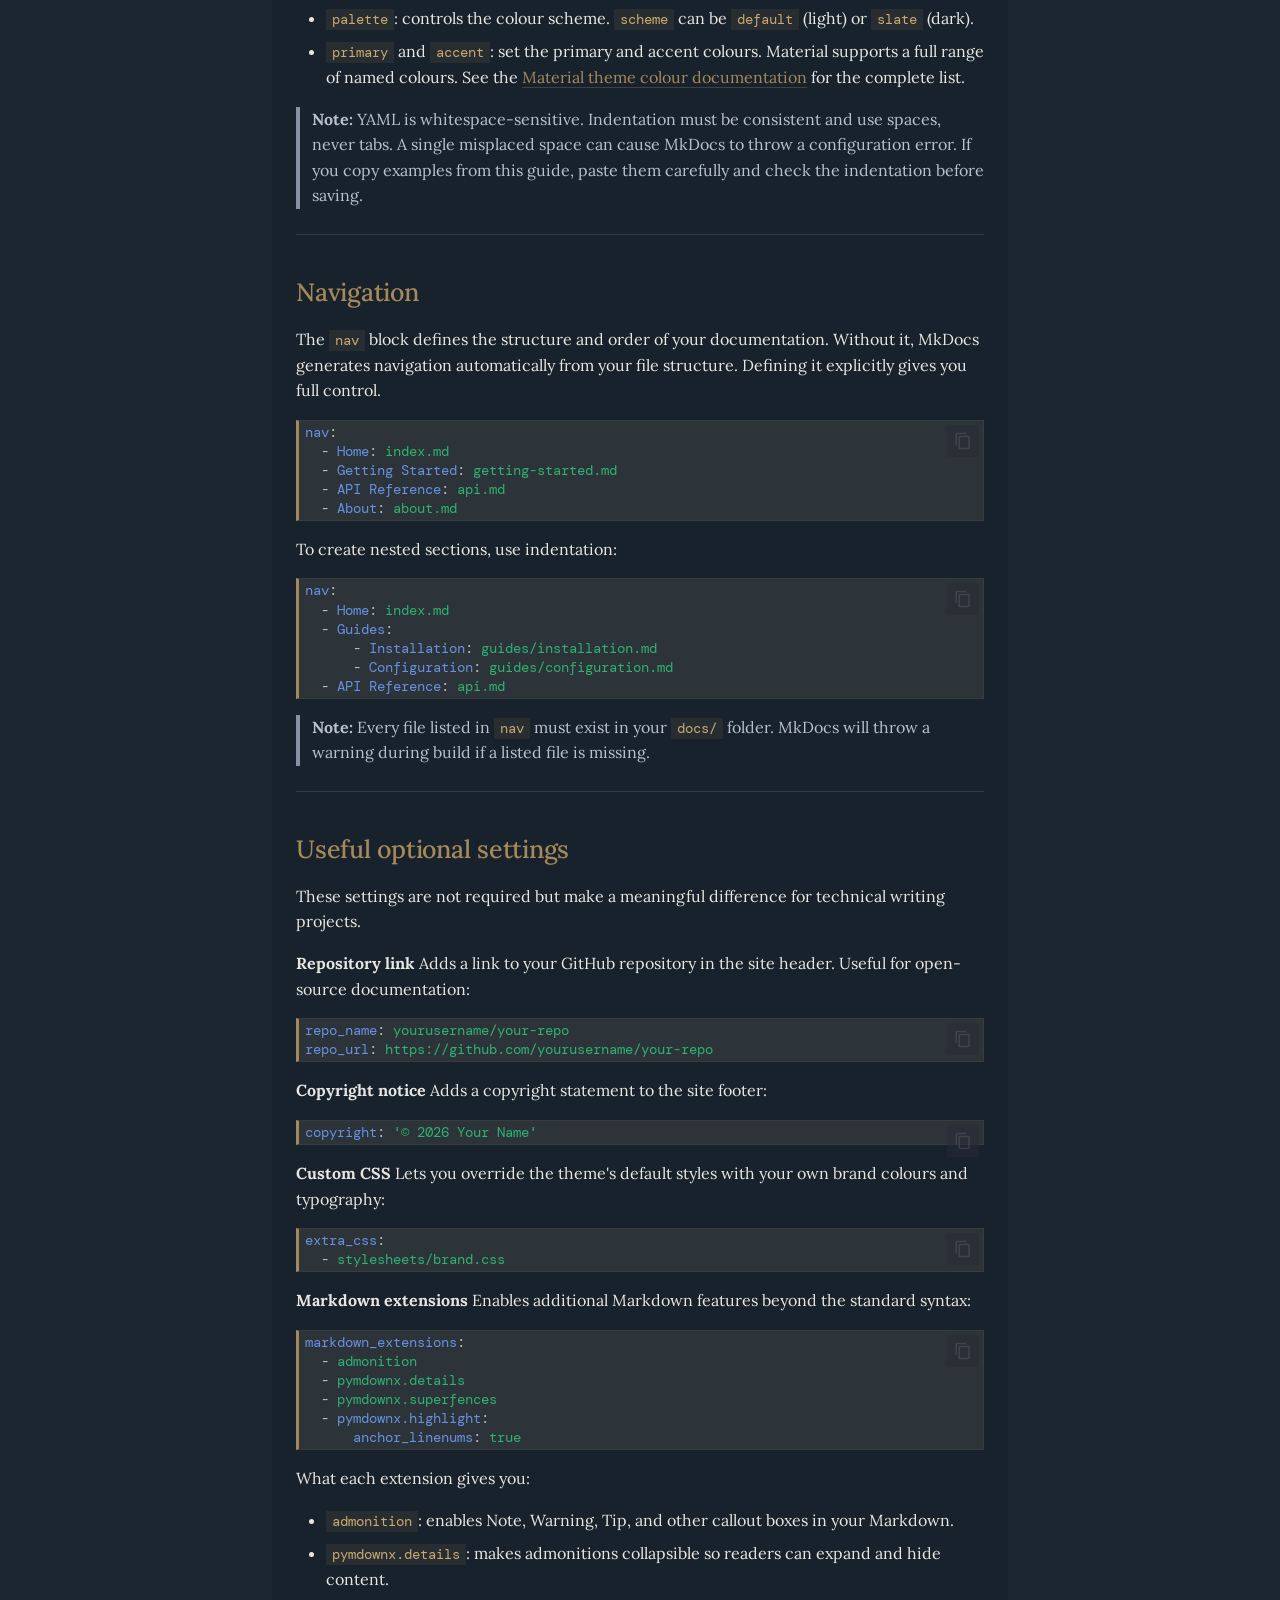
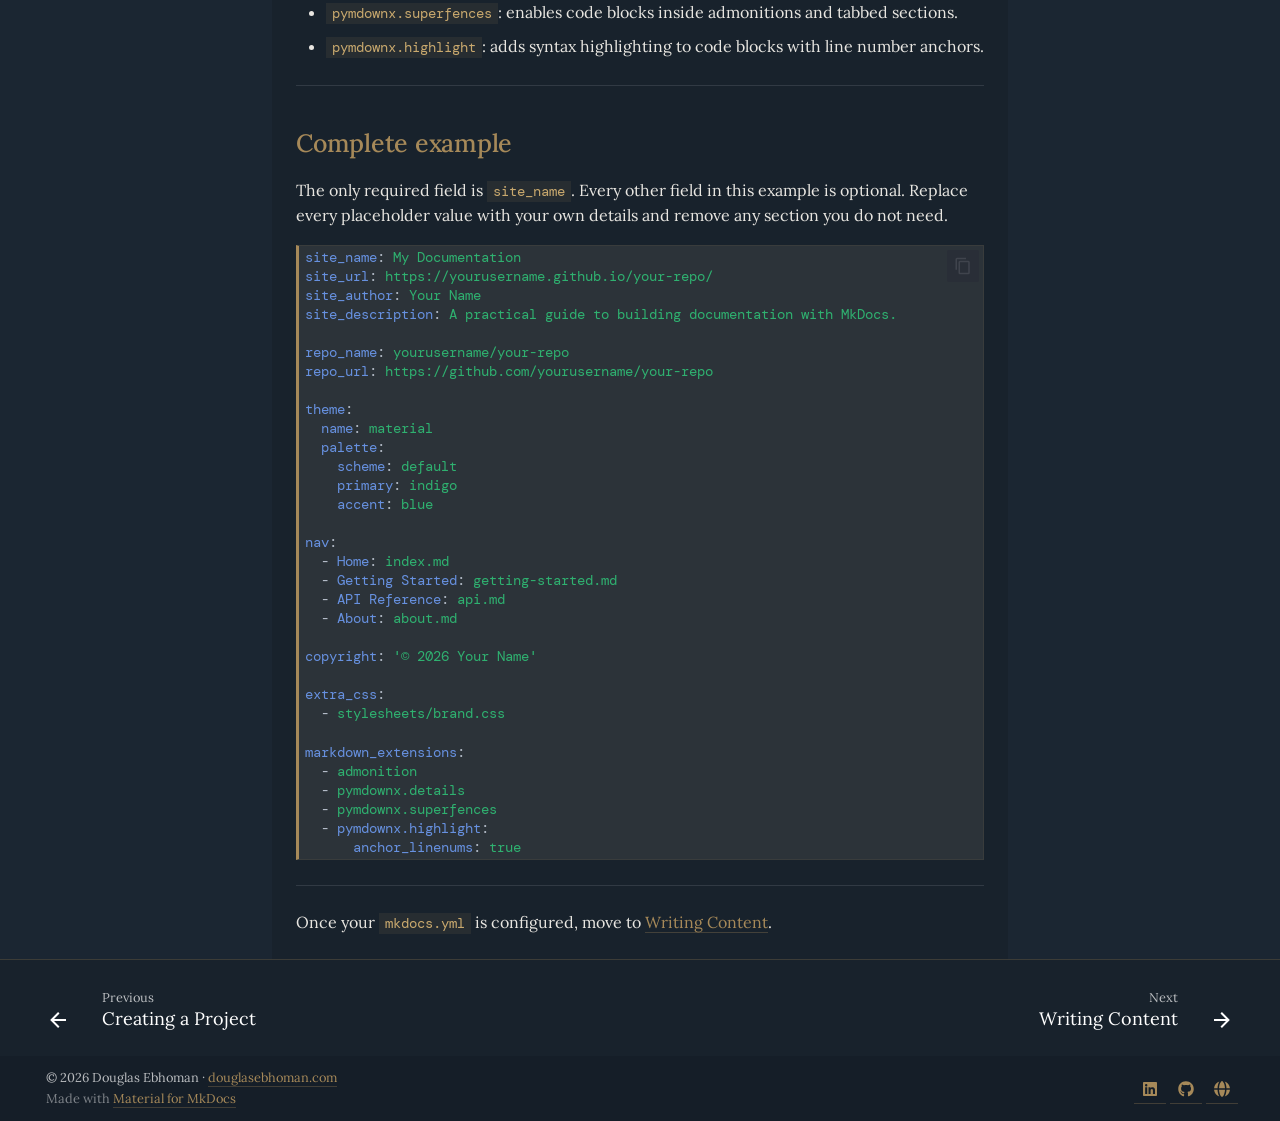
<file: configuring-mkdocs-yml/index.html>
<!doctype html>
<html lang="en" class="no-js">
  <head>
    
      <meta charset="utf-8">
      <meta name="viewport" content="width=device-width,initial-scale=1">
      
        <meta name="description" content="A complete guide to MkDocs for technical writers. Covers installation, configuration, GitHub Pages deployment, custom domains, and troubleshooting. Written for Docs-as-Code workflows.">
      
      
        <meta name="author" content="Douglas Ebhoman">
      
      
        <link rel="canonical" href="https://douglasebhoman.com/mkdocs-for-technical-writers/configuring-mkdocs-yml/">
      
      
        <link rel="prev" href="../creating-a-project/">
      
      
        <link rel="next" href="../writing-content/">
      
      
        
      
      
      <link rel="icon" href="../assets/images/favicon.png">
      <meta name="generator" content="mkdocs-1.6.1, mkdocs-material-9.7.6">
    
    
      
        <title>Configuring mkdocs.yml - MkDocs for Technical Writers</title>
      
    
    
      <link rel="stylesheet" href="../assets/stylesheets/main.484c7ddc.min.css">
      
        
        <link rel="stylesheet" href="../assets/stylesheets/palette.ab4e12ef.min.css">
      
      


    
    
      
    
    
      
        
        
        <link rel="preconnect" href="https://fonts.gstatic.com" crossorigin>
        <link rel="stylesheet" href="https://fonts.googleapis.com/css?family=Roboto:300,300i,400,400i,700,700i%7CRoboto+Mono:400,400i,700,700i&display=fallback">
        <style>:root{--md-text-font:"Roboto";--md-code-font:"Roboto Mono"}</style>
      
    
    
      <link rel="stylesheet" href="../stylesheets/brand.css">
    
    <script>__md_scope=new URL("..",location),__md_hash=e=>[...e].reduce(((e,_)=>(e<<5)-e+_.charCodeAt(0)),0),__md_get=(e,_=localStorage,t=__md_scope)=>JSON.parse(_.getItem(t.pathname+"."+e)),__md_set=(e,_,t=localStorage,a=__md_scope)=>{try{t.setItem(a.pathname+"."+e,JSON.stringify(_))}catch(e){}}</script>
    
      

    
    
  
  <meta property="og:type" content="website">
  <meta property="og:title" content="Configuring mkdocs.yml - MkDocs for Technical Writers">
  <meta property="og:description" content="A complete guide to MkDocs for technical writers. Covers installation, configuration, GitHub Pages deployment, custom domains, and troubleshooting. Written for Docs-as-Code workflows.">
  <meta property="og:url" content="https://douglasebhoman.com/mkdocs-for-technical-writers/configuring-mkdocs-yml/">
  <meta property="og:image" content="https://douglasebhoman.com/assets/images/mkdocs-for-technical-writers-card.png">
  <meta property="og:image:width" content="1731">
  <meta property="og:image:height" content="909">
  <meta name="twitter:card" content="summary_large_image">
  <meta name="twitter:title" content="Configuring mkdocs.yml - MkDocs for Technical Writers">
  <meta name="twitter:description" content="A complete guide to MkDocs for technical writers. Covers installation, configuration, GitHub Pages deployment, custom domains, and troubleshooting. Written for Docs-as-Code workflows.">
  <meta name="twitter:image" content="https://douglasebhoman.com/assets/images/mkdocs-for-technical-writers-card.png">

  </head>
  
  
    
    
    
    
    
    <body dir="ltr" data-md-color-scheme="slate" data-md-color-primary="custom" data-md-color-accent="custom">
  
    
    <input class="md-toggle" data-md-toggle="drawer" type="checkbox" id="__drawer" autocomplete="off">
    <input class="md-toggle" data-md-toggle="search" type="checkbox" id="__search" autocomplete="off">
    <label class="md-overlay" for="__drawer"></label>
    <div data-md-component="skip">
      
        
        <a href="#configuring-mkdocsyml" class="md-skip">
          Skip to content
        </a>
      
    </div>
    <div data-md-component="announce">
      
    </div>
    
    
      

  

<header class="md-header md-header--shadow" data-md-component="header">
  <nav class="md-header__inner md-grid" aria-label="Header">
    <a href=".." title="MkDocs for Technical Writers" class="md-header__button md-logo" aria-label="MkDocs for Technical Writers" data-md-component="logo">
      
  
  <svg xmlns="http://www.w3.org/2000/svg" viewBox="0 0 24 24"><path d="M12 8a3 3 0 0 0 3-3 3 3 0 0 0-3-3 3 3 0 0 0-3 3 3 3 0 0 0 3 3m0 3.54C9.64 9.35 6.5 8 3 8v11c3.5 0 6.64 1.35 9 3.54 2.36-2.19 5.5-3.54 9-3.54V8c-3.5 0-6.64 1.35-9 3.54"/></svg>

    </a>
    <label class="md-header__button md-icon" for="__drawer">
      
      <svg xmlns="http://www.w3.org/2000/svg" viewBox="0 0 24 24"><path d="M3 6h18v2H3zm0 5h18v2H3zm0 5h18v2H3z"/></svg>
    </label>
    <div class="md-header__title" data-md-component="header-title">
      <div class="md-header__ellipsis">
        <div class="md-header__topic">
          <span class="md-ellipsis">
            MkDocs for Technical Writers
          </span>
        </div>
        <div class="md-header__topic" data-md-component="header-topic">
          <span class="md-ellipsis">
            
              Configuring mkdocs.yml
            
          </span>
        </div>
      </div>
    </div>
    
      
    
    
    
    
      
      
        <label class="md-header__button md-icon" for="__search">
          
          <svg xmlns="http://www.w3.org/2000/svg" viewBox="0 0 24 24"><path d="M9.5 3A6.5 6.5 0 0 1 16 9.5c0 1.61-.59 3.09-1.56 4.23l.27.27h.79l5 5-1.5 1.5-5-5v-.79l-.27-.27A6.52 6.52 0 0 1 9.5 16 6.5 6.5 0 0 1 3 9.5 6.5 6.5 0 0 1 9.5 3m0 2C7 5 5 7 5 9.5S7 14 9.5 14 14 12 14 9.5 12 5 9.5 5"/></svg>
        </label>
        <div class="md-search" data-md-component="search" role="dialog">
  <label class="md-search__overlay" for="__search"></label>
  <div class="md-search__inner" role="search">
    <form class="md-search__form" name="search">
      <input type="text" class="md-search__input" name="query" aria-label="Search" placeholder="Search" autocapitalize="off" autocorrect="off" autocomplete="off" spellcheck="false" data-md-component="search-query" required>
      <label class="md-search__icon md-icon" for="__search">
        
        <svg xmlns="http://www.w3.org/2000/svg" viewBox="0 0 24 24"><path d="M9.5 3A6.5 6.5 0 0 1 16 9.5c0 1.61-.59 3.09-1.56 4.23l.27.27h.79l5 5-1.5 1.5-5-5v-.79l-.27-.27A6.52 6.52 0 0 1 9.5 16 6.5 6.5 0 0 1 3 9.5 6.5 6.5 0 0 1 9.5 3m0 2C7 5 5 7 5 9.5S7 14 9.5 14 14 12 14 9.5 12 5 9.5 5"/></svg>
        
        <svg xmlns="http://www.w3.org/2000/svg" viewBox="0 0 24 24"><path d="M20 11v2H8l5.5 5.5-1.42 1.42L4.16 12l7.92-7.92L13.5 5.5 8 11z"/></svg>
      </label>
      <nav class="md-search__options" aria-label="Search">
        
        <button type="reset" class="md-search__icon md-icon" title="Clear" aria-label="Clear" tabindex="-1">
          
          <svg xmlns="http://www.w3.org/2000/svg" viewBox="0 0 24 24"><path d="M19 6.41 17.59 5 12 10.59 6.41 5 5 6.41 10.59 12 5 17.59 6.41 19 12 13.41 17.59 19 19 17.59 13.41 12z"/></svg>
        </button>
      </nav>
      
        <div class="md-search__suggest" data-md-component="search-suggest"></div>
      
    </form>
    <div class="md-search__output">
      <div class="md-search__scrollwrap" tabindex="0" data-md-scrollfix>
        <div class="md-search-result" data-md-component="search-result">
          <div class="md-search-result__meta">
            Initializing search
          </div>
          <ol class="md-search-result__list" role="presentation"></ol>
        </div>
      </div>
    </div>
  </div>
</div>
      
    
    
      <div class="md-header__source">
        <a href="https://github.com/Douglasebhoman/mkdocs-for-technical-writers" title="Go to repository" class="md-source" data-md-component="source">
  <div class="md-source__icon md-icon">
    
    <svg xmlns="http://www.w3.org/2000/svg" viewBox="0 0 512 512"><!--! Font Awesome Free 7.1.0 by @fontawesome - https://fontawesome.com License - https://fontawesome.com/license/free (Icons: CC BY 4.0, Fonts: SIL OFL 1.1, Code: MIT License) Copyright 2025 Fonticons, Inc.--><path d="M173.9 397.4c0 2-2.3 3.6-5.2 3.6-3.3.3-5.6-1.3-5.6-3.6 0-2 2.3-3.6 5.2-3.6 3-.3 5.6 1.3 5.6 3.6m-31.1-4.5c-.7 2 1.3 4.3 4.3 4.9 2.6 1 5.6 0 6.2-2s-1.3-4.3-4.3-5.2c-2.6-.7-5.5.3-6.2 2.3m44.2-1.7c-2.9.7-4.9 2.6-4.6 4.9.3 2 2.9 3.3 5.9 2.6 2.9-.7 4.9-2.6 4.6-4.6-.3-1.9-3-3.2-5.9-2.9M252.8 8C114.1 8 8 113.3 8 252c0 110.9 69.8 205.8 169.5 239.2 12.8 2.3 17.3-5.6 17.3-12.1 0-6.2-.3-40.4-.3-61.4 0 0-70 15-84.7-29.8 0 0-11.4-29.1-27.8-36.6 0 0-22.9-15.7 1.6-15.4 0 0 24.9 2 38.6 25.8 21.9 38.6 58.6 27.5 72.9 20.9 2.3-16 8.8-27.1 16-33.7-55.9-6.2-112.3-14.3-112.3-110.5 0-27.5 7.6-41.3 23.6-58.9-2.6-6.5-11.1-33.3 2.6-67.9 20.9-6.5 69 27 69 27 20-5.6 41.5-8.5 62.8-8.5s42.8 2.9 62.8 8.5c0 0 48.1-33.6 69-27 13.7 34.7 5.2 61.4 2.6 67.9 16 17.7 25.8 31.5 25.8 58.9 0 96.5-58.9 104.2-114.8 110.5 9.2 7.9 17 22.9 17 46.4 0 33.7-.3 75.4-.3 83.6 0 6.5 4.6 14.4 17.3 12.1C436.2 457.8 504 362.9 504 252 504 113.3 391.5 8 252.8 8M105.2 352.9c-1.3 1-1 3.3.7 5.2 1.6 1.6 3.9 2.3 5.2 1 1.3-1 1-3.3-.7-5.2-1.6-1.6-3.9-2.3-5.2-1m-10.8-8.1c-.7 1.3.3 2.9 2.3 3.9 1.6 1 3.6.7 4.3-.7.7-1.3-.3-2.9-2.3-3.9-2-.6-3.6-.3-4.3.7m32.4 35.6c-1.6 1.3-1 4.3 1.3 6.2 2.3 2.3 5.2 2.6 6.5 1 1.3-1.3.7-4.3-1.3-6.2-2.2-2.3-5.2-2.6-6.5-1m-11.4-14.7c-1.6 1-1.6 3.6 0 5.9s4.3 3.3 5.6 2.3c1.6-1.3 1.6-3.9 0-6.2-1.4-2.3-4-3.3-5.6-2"/></svg>
  </div>
  <div class="md-source__repository">
    Douglasebhoman/mkdocs-for-technical-writers
  </div>
</a>
      </div>
    
  </nav>
  
</header>
    
    <div class="md-container" data-md-component="container">
      
      
        
          
        
      
      <main class="md-main" data-md-component="main">
        <div class="md-main__inner md-grid">
          
            
              
              <div class="md-sidebar md-sidebar--primary" data-md-component="sidebar" data-md-type="navigation" >
                <div class="md-sidebar__scrollwrap">
                  <div class="md-sidebar__inner">
                    



<nav class="md-nav md-nav--primary" aria-label="Navigation" data-md-level="0">
  <label class="md-nav__title" for="__drawer">
    <a href=".." title="MkDocs for Technical Writers" class="md-nav__button md-logo" aria-label="MkDocs for Technical Writers" data-md-component="logo">
      
  
  <svg xmlns="http://www.w3.org/2000/svg" viewBox="0 0 24 24"><path d="M12 8a3 3 0 0 0 3-3 3 3 0 0 0-3-3 3 3 0 0 0-3 3 3 3 0 0 0 3 3m0 3.54C9.64 9.35 6.5 8 3 8v11c3.5 0 6.64 1.35 9 3.54 2.36-2.19 5.5-3.54 9-3.54V8c-3.5 0-6.64 1.35-9 3.54"/></svg>

    </a>
    MkDocs for Technical Writers
  </label>
  
    <div class="md-nav__source">
      <a href="https://github.com/Douglasebhoman/mkdocs-for-technical-writers" title="Go to repository" class="md-source" data-md-component="source">
  <div class="md-source__icon md-icon">
    
    <svg xmlns="http://www.w3.org/2000/svg" viewBox="0 0 512 512"><!--! Font Awesome Free 7.1.0 by @fontawesome - https://fontawesome.com License - https://fontawesome.com/license/free (Icons: CC BY 4.0, Fonts: SIL OFL 1.1, Code: MIT License) Copyright 2025 Fonticons, Inc.--><path d="M173.9 397.4c0 2-2.3 3.6-5.2 3.6-3.3.3-5.6-1.3-5.6-3.6 0-2 2.3-3.6 5.2-3.6 3-.3 5.6 1.3 5.6 3.6m-31.1-4.5c-.7 2 1.3 4.3 4.3 4.9 2.6 1 5.6 0 6.2-2s-1.3-4.3-4.3-5.2c-2.6-.7-5.5.3-6.2 2.3m44.2-1.7c-2.9.7-4.9 2.6-4.6 4.9.3 2 2.9 3.3 5.9 2.6 2.9-.7 4.9-2.6 4.6-4.6-.3-1.9-3-3.2-5.9-2.9M252.8 8C114.1 8 8 113.3 8 252c0 110.9 69.8 205.8 169.5 239.2 12.8 2.3 17.3-5.6 17.3-12.1 0-6.2-.3-40.4-.3-61.4 0 0-70 15-84.7-29.8 0 0-11.4-29.1-27.8-36.6 0 0-22.9-15.7 1.6-15.4 0 0 24.9 2 38.6 25.8 21.9 38.6 58.6 27.5 72.9 20.9 2.3-16 8.8-27.1 16-33.7-55.9-6.2-112.3-14.3-112.3-110.5 0-27.5 7.6-41.3 23.6-58.9-2.6-6.5-11.1-33.3 2.6-67.9 20.9-6.5 69 27 69 27 20-5.6 41.5-8.5 62.8-8.5s42.8 2.9 62.8 8.5c0 0 48.1-33.6 69-27 13.7 34.7 5.2 61.4 2.6 67.9 16 17.7 25.8 31.5 25.8 58.9 0 96.5-58.9 104.2-114.8 110.5 9.2 7.9 17 22.9 17 46.4 0 33.7-.3 75.4-.3 83.6 0 6.5 4.6 14.4 17.3 12.1C436.2 457.8 504 362.9 504 252 504 113.3 391.5 8 252.8 8M105.2 352.9c-1.3 1-1 3.3.7 5.2 1.6 1.6 3.9 2.3 5.2 1 1.3-1 1-3.3-.7-5.2-1.6-1.6-3.9-2.3-5.2-1m-10.8-8.1c-.7 1.3.3 2.9 2.3 3.9 1.6 1 3.6.7 4.3-.7.7-1.3-.3-2.9-2.3-3.9-2-.6-3.6-.3-4.3.7m32.4 35.6c-1.6 1.3-1 4.3 1.3 6.2 2.3 2.3 5.2 2.6 6.5 1 1.3-1.3.7-4.3-1.3-6.2-2.2-2.3-5.2-2.6-6.5-1m-11.4-14.7c-1.6 1-1.6 3.6 0 5.9s4.3 3.3 5.6 2.3c1.6-1.3 1.6-3.9 0-6.2-1.4-2.3-4-3.3-5.6-2"/></svg>
  </div>
  <div class="md-source__repository">
    Douglasebhoman/mkdocs-for-technical-writers
  </div>
</a>
    </div>
  
  <ul class="md-nav__list" data-md-scrollfix>
    
      
      
  
  
  
  
    <li class="md-nav__item">
      <a href=".." class="md-nav__link">
        
  
  
  <span class="md-ellipsis">
    
  
    Home
  

    
  </span>
  
  

      </a>
    </li>
  

    
      
      
  
  
  
  
    <li class="md-nav__item">
      <a href="../what-is-mkdocs/" class="md-nav__link">
        
  
  
  <span class="md-ellipsis">
    
  
    What is MkDocs
  

    
  </span>
  
  

      </a>
    </li>
  

    
      
      
  
  
  
  
    <li class="md-nav__item">
      <a href="../prerequisites/" class="md-nav__link">
        
  
  
  <span class="md-ellipsis">
    
  
    Prerequisites
  

    
  </span>
  
  

      </a>
    </li>
  

    
      
      
  
  
  
  
    <li class="md-nav__item">
      <a href="../installation/" class="md-nav__link">
        
  
  
  <span class="md-ellipsis">
    
  
    Installation
  

    
  </span>
  
  

      </a>
    </li>
  

    
      
      
  
  
  
  
    <li class="md-nav__item">
      <a href="../creating-a-project/" class="md-nav__link">
        
  
  
  <span class="md-ellipsis">
    
  
    Creating a Project
  

    
  </span>
  
  

      </a>
    </li>
  

    
      
      
  
  
    
  
  
  
    <li class="md-nav__item md-nav__item--active">
      
      <input class="md-nav__toggle md-toggle" type="checkbox" id="__toc">
      
      
        
      
      
        <label class="md-nav__link md-nav__link--active" for="__toc">
          
  
  
  <span class="md-ellipsis">
    
  
    Configuring mkdocs.yml
  

    
  </span>
  
  

          <span class="md-nav__icon md-icon"></span>
        </label>
      
      <a href="./" class="md-nav__link md-nav__link--active">
        
  
  
  <span class="md-ellipsis">
    
  
    Configuring mkdocs.yml
  

    
  </span>
  
  

      </a>
      
        

<nav class="md-nav md-nav--secondary" aria-label="Table of contents">
  
  
  
    
  
  
    <label class="md-nav__title" for="__toc">
      <span class="md-nav__icon md-icon"></span>
      Table of contents
    </label>
    <ul class="md-nav__list" data-md-component="toc" data-md-scrollfix>
      
        <li class="md-nav__item">
  <a href="#minimum-configuration" class="md-nav__link">
    <span class="md-ellipsis">
      
        Minimum configuration
      
    </span>
  </a>
  
</li>
      
        <li class="md-nav__item">
  <a href="#site-name-url-and-author" class="md-nav__link">
    <span class="md-ellipsis">
      
        Site name, URL, and author
      
    </span>
  </a>
  
</li>
      
        <li class="md-nav__item">
  <a href="#material-theme" class="md-nav__link">
    <span class="md-ellipsis">
      
        Material theme
      
    </span>
  </a>
  
</li>
      
        <li class="md-nav__item">
  <a href="#navigation" class="md-nav__link">
    <span class="md-ellipsis">
      
        Navigation
      
    </span>
  </a>
  
</li>
      
        <li class="md-nav__item">
  <a href="#useful-optional-settings" class="md-nav__link">
    <span class="md-ellipsis">
      
        Useful optional settings
      
    </span>
  </a>
  
</li>
      
        <li class="md-nav__item">
  <a href="#complete-example" class="md-nav__link">
    <span class="md-ellipsis">
      
        Complete example
      
    </span>
  </a>
  
</li>
      
    </ul>
  
</nav>
      
    </li>
  

    
      
      
  
  
  
  
    <li class="md-nav__item">
      <a href="../writing-content/" class="md-nav__link">
        
  
  
  <span class="md-ellipsis">
    
  
    Writing Content
  

    
  </span>
  
  

      </a>
    </li>
  

    
      
      
  
  
  
  
    <li class="md-nav__item">
      <a href="../previewing-locally/" class="md-nav__link">
        
  
  
  <span class="md-ellipsis">
    
  
    Previewing Locally
  

    
  </span>
  
  

      </a>
    </li>
  

    
      
      
  
  
  
  
    <li class="md-nav__item">
      <a href="../deploying-to-github-pages/" class="md-nav__link">
        
  
  
  <span class="md-ellipsis">
    
  
    Deploying to GitHub Pages
  

    
  </span>
  
  

      </a>
    </li>
  

    
      
      
  
  
  
  
    <li class="md-nav__item">
      <a href="../custom-domain/" class="md-nav__link">
        
  
  
  <span class="md-ellipsis">
    
  
    Custom Domain
  

    
  </span>
  
  

      </a>
    </li>
  

    
      
      
  
  
  
  
    <li class="md-nav__item">
      <a href="../troubleshooting/" class="md-nav__link">
        
  
  
  <span class="md-ellipsis">
    
  
    Troubleshooting
  

    
  </span>
  
  

      </a>
    </li>
  

    
  </ul>
</nav>
                  </div>
                </div>
              </div>
            
            
              
              <div class="md-sidebar md-sidebar--secondary" data-md-component="sidebar" data-md-type="toc" >
                <div class="md-sidebar__scrollwrap">
                  <div class="md-sidebar__inner">
                    

<nav class="md-nav md-nav--secondary" aria-label="Table of contents">
  
  
  
    
  
  
    <label class="md-nav__title" for="__toc">
      <span class="md-nav__icon md-icon"></span>
      Table of contents
    </label>
    <ul class="md-nav__list" data-md-component="toc" data-md-scrollfix>
      
        <li class="md-nav__item">
  <a href="#minimum-configuration" class="md-nav__link">
    <span class="md-ellipsis">
      
        Minimum configuration
      
    </span>
  </a>
  
</li>
      
        <li class="md-nav__item">
  <a href="#site-name-url-and-author" class="md-nav__link">
    <span class="md-ellipsis">
      
        Site name, URL, and author
      
    </span>
  </a>
  
</li>
      
        <li class="md-nav__item">
  <a href="#material-theme" class="md-nav__link">
    <span class="md-ellipsis">
      
        Material theme
      
    </span>
  </a>
  
</li>
      
        <li class="md-nav__item">
  <a href="#navigation" class="md-nav__link">
    <span class="md-ellipsis">
      
        Navigation
      
    </span>
  </a>
  
</li>
      
        <li class="md-nav__item">
  <a href="#useful-optional-settings" class="md-nav__link">
    <span class="md-ellipsis">
      
        Useful optional settings
      
    </span>
  </a>
  
</li>
      
        <li class="md-nav__item">
  <a href="#complete-example" class="md-nav__link">
    <span class="md-ellipsis">
      
        Complete example
      
    </span>
  </a>
  
</li>
      
    </ul>
  
</nav>
                  </div>
                </div>
              </div>
            
          
          
            <div class="md-content" data-md-component="content">
              
              <article class="md-content__inner md-typeset">
                
                  


  
  


<h1 id="configuring-mkdocsyml">Configuring mkdocs.yml<a class="headerlink" href="#configuring-mkdocsyml" title="Permanent link">&para;</a></h1>
<p>This page is part of a complete guide to building and deploying documentation sites with MkDocs. If you have not yet created your project, start at <a href="../creating-a-project/">Creating a Project</a>.</p>
<p>When you ran <code>mkdocs new</code>, MkDocs created a <code>mkdocs.yml</code> with one line in it. That line is <code>site_name: My Docs</code>. This page explains what to add to it and why, from the minimum needed to get a site running to the optional settings that make a real difference for technical writing projects.</p>
<hr />
<h2 id="minimum-configuration">Minimum configuration<a class="headerlink" href="#minimum-configuration" title="Permanent link">&para;</a></h2>
<p>The only required field is <code>site_name</code>. With just this one line, MkDocs can build and serve your site:</p>
<div class="highlight"><pre><span></span><code><a id="__codelineno-0-1" name="__codelineno-0-1" href="#__codelineno-0-1"></a><span class="nt">site_name</span><span class="p">:</span><span class="w"> </span><span class="l l-Scalar l-Scalar-Plain">My Documentation</span>
</code></pre></div>
<p>Run <code>mkdocs serve</code> after saving and open <code>http://127.0.0.1:8000</code> in your browser.</p>
<blockquote>
<p><strong>What you should see:</strong> A basic site with your site name in the header, a single Home page pulled from <code>docs/index.md</code>, and a default navigation sidebar. This is functional but unstyled. The Material theme, navigation structure, and other settings come next.</p>
</blockquote>
<hr />
<h2 id="site-name-url-and-author">Site name, URL, and author<a class="headerlink" href="#site-name-url-and-author" title="Permanent link">&para;</a></h2>
<p>These fields identify your site and are used by MkDocs when building links, metadata, and the site header.</p>
<div class="highlight"><pre><span></span><code><a id="__codelineno-1-1" name="__codelineno-1-1" href="#__codelineno-1-1"></a><span class="nt">site_name</span><span class="p">:</span><span class="w"> </span><span class="l l-Scalar l-Scalar-Plain">My Documentation</span>
<a id="__codelineno-1-2" name="__codelineno-1-2" href="#__codelineno-1-2"></a><span class="nt">site_url</span><span class="p">:</span><span class="w"> </span><span class="l l-Scalar l-Scalar-Plain">https://yourusername.github.io/your-repo/</span>
<a id="__codelineno-1-3" name="__codelineno-1-3" href="#__codelineno-1-3"></a><span class="nt">site_author</span><span class="p">:</span><span class="w"> </span><span class="l l-Scalar l-Scalar-Plain">Your Name</span>
<a id="__codelineno-1-4" name="__codelineno-1-4" href="#__codelineno-1-4"></a><span class="nt">site_description</span><span class="p">:</span><span class="w"> </span><span class="l l-Scalar l-Scalar-Plain">A short description of what this documentation covers.</span>
</code></pre></div>
<p><strong>What each field does:</strong></p>
<ul>
<li><code>site_name</code>: the name displayed in the browser tab and the site header.</li>
<li><code>site_url</code>: the base URL of your live site. This is important for GitHub Pages because MkDocs uses it to generate correct internal links and asset paths.</li>
<li><code>site_author</code>: metadata that credits the documentation author. Used by search engines and some themes.</li>
<li><code>site_description</code>: a short summary used in search engine results and social media previews.</li>
</ul>
<hr />
<h2 id="material-theme">Material theme<a class="headerlink" href="#material-theme" title="Permanent link">&para;</a></h2>
<p>To enable the Material theme, add a <code>theme</code> block to your <code>mkdocs.yml</code>:</p>
<div class="highlight"><pre><span></span><code><a id="__codelineno-2-1" name="__codelineno-2-1" href="#__codelineno-2-1"></a><span class="nt">theme</span><span class="p">:</span>
<a id="__codelineno-2-2" name="__codelineno-2-2" href="#__codelineno-2-2"></a><span class="w">  </span><span class="nt">name</span><span class="p">:</span><span class="w"> </span><span class="l l-Scalar l-Scalar-Plain">material</span>
<a id="__codelineno-2-3" name="__codelineno-2-3" href="#__codelineno-2-3"></a><span class="w">  </span><span class="nt">palette</span><span class="p">:</span>
<a id="__codelineno-2-4" name="__codelineno-2-4" href="#__codelineno-2-4"></a><span class="w">    </span><span class="nt">scheme</span><span class="p">:</span><span class="w"> </span><span class="l l-Scalar l-Scalar-Plain">default</span>
<a id="__codelineno-2-5" name="__codelineno-2-5" href="#__codelineno-2-5"></a><span class="w">    </span><span class="nt">primary</span><span class="p">:</span><span class="w"> </span><span class="l l-Scalar l-Scalar-Plain">indigo</span>
<a id="__codelineno-2-6" name="__codelineno-2-6" href="#__codelineno-2-6"></a><span class="w">    </span><span class="nt">accent</span><span class="p">:</span><span class="w"> </span><span class="l l-Scalar l-Scalar-Plain">blue</span>
</code></pre></div>
<p><strong>What each setting does:</strong></p>
<ul>
<li><code>name: material</code>: activates the Material theme.</li>
<li><code>palette</code>: controls the colour scheme. <code>scheme</code> can be <code>default</code> (light) or <code>slate</code> (dark).</li>
<li><code>primary</code> and <code>accent</code>: set the primary and accent colours. Material supports a full range of named colours. See the <a href="https://squidfunk.github.io/mkdocs-material/setup/changing-the-colors/">Material theme colour documentation</a> for the complete list.</li>
</ul>
<blockquote>
<p><strong>Note:</strong> YAML is whitespace-sensitive. Indentation must be consistent and use spaces, never tabs. A single misplaced space can cause MkDocs to throw a configuration error. If you copy examples from this guide, paste them carefully and check the indentation before saving.</p>
</blockquote>
<hr />
<h2 id="navigation">Navigation<a class="headerlink" href="#navigation" title="Permanent link">&para;</a></h2>
<p>The <code>nav</code> block defines the structure and order of your documentation. Without it, MkDocs generates navigation automatically from your file structure. Defining it explicitly gives you full control.</p>
<div class="highlight"><pre><span></span><code><a id="__codelineno-3-1" name="__codelineno-3-1" href="#__codelineno-3-1"></a><span class="nt">nav</span><span class="p">:</span>
<a id="__codelineno-3-2" name="__codelineno-3-2" href="#__codelineno-3-2"></a><span class="w">  </span><span class="p p-Indicator">-</span><span class="w"> </span><span class="nt">Home</span><span class="p">:</span><span class="w"> </span><span class="l l-Scalar l-Scalar-Plain">index.md</span>
<a id="__codelineno-3-3" name="__codelineno-3-3" href="#__codelineno-3-3"></a><span class="w">  </span><span class="p p-Indicator">-</span><span class="w"> </span><span class="nt">Getting Started</span><span class="p">:</span><span class="w"> </span><span class="l l-Scalar l-Scalar-Plain">getting-started.md</span>
<a id="__codelineno-3-4" name="__codelineno-3-4" href="#__codelineno-3-4"></a><span class="w">  </span><span class="p p-Indicator">-</span><span class="w"> </span><span class="nt">API Reference</span><span class="p">:</span><span class="w"> </span><span class="l l-Scalar l-Scalar-Plain">api.md</span>
<a id="__codelineno-3-5" name="__codelineno-3-5" href="#__codelineno-3-5"></a><span class="w">  </span><span class="p p-Indicator">-</span><span class="w"> </span><span class="nt">About</span><span class="p">:</span><span class="w"> </span><span class="l l-Scalar l-Scalar-Plain">about.md</span>
</code></pre></div>
<p>To create nested sections, use indentation:</p>
<div class="highlight"><pre><span></span><code><a id="__codelineno-4-1" name="__codelineno-4-1" href="#__codelineno-4-1"></a><span class="nt">nav</span><span class="p">:</span>
<a id="__codelineno-4-2" name="__codelineno-4-2" href="#__codelineno-4-2"></a><span class="w">  </span><span class="p p-Indicator">-</span><span class="w"> </span><span class="nt">Home</span><span class="p">:</span><span class="w"> </span><span class="l l-Scalar l-Scalar-Plain">index.md</span>
<a id="__codelineno-4-3" name="__codelineno-4-3" href="#__codelineno-4-3"></a><span class="w">  </span><span class="p p-Indicator">-</span><span class="w"> </span><span class="nt">Guides</span><span class="p">:</span>
<a id="__codelineno-4-4" name="__codelineno-4-4" href="#__codelineno-4-4"></a><span class="w">      </span><span class="p p-Indicator">-</span><span class="w"> </span><span class="nt">Installation</span><span class="p">:</span><span class="w"> </span><span class="l l-Scalar l-Scalar-Plain">guides/installation.md</span>
<a id="__codelineno-4-5" name="__codelineno-4-5" href="#__codelineno-4-5"></a><span class="w">      </span><span class="p p-Indicator">-</span><span class="w"> </span><span class="nt">Configuration</span><span class="p">:</span><span class="w"> </span><span class="l l-Scalar l-Scalar-Plain">guides/configuration.md</span>
<a id="__codelineno-4-6" name="__codelineno-4-6" href="#__codelineno-4-6"></a><span class="w">  </span><span class="p p-Indicator">-</span><span class="w"> </span><span class="nt">API Reference</span><span class="p">:</span><span class="w"> </span><span class="l l-Scalar l-Scalar-Plain">api.md</span>
</code></pre></div>
<blockquote>
<p><strong>Note:</strong> Every file listed in <code>nav</code> must exist in your <code>docs/</code> folder. MkDocs will throw a warning during build if a listed file is missing.</p>
</blockquote>
<hr />
<h2 id="useful-optional-settings">Useful optional settings<a class="headerlink" href="#useful-optional-settings" title="Permanent link">&para;</a></h2>
<p>These settings are not required but make a meaningful difference for technical writing projects.</p>
<p><strong>Repository link</strong>
Adds a link to your GitHub repository in the site header. Useful for open-source documentation:</p>
<div class="highlight"><pre><span></span><code><a id="__codelineno-5-1" name="__codelineno-5-1" href="#__codelineno-5-1"></a><span class="nt">repo_name</span><span class="p">:</span><span class="w"> </span><span class="l l-Scalar l-Scalar-Plain">yourusername/your-repo</span>
<a id="__codelineno-5-2" name="__codelineno-5-2" href="#__codelineno-5-2"></a><span class="nt">repo_url</span><span class="p">:</span><span class="w"> </span><span class="l l-Scalar l-Scalar-Plain">https://github.com/yourusername/your-repo</span>
</code></pre></div>
<p><strong>Copyright notice</strong>
Adds a copyright statement to the site footer:</p>
<div class="highlight"><pre><span></span><code><a id="__codelineno-6-1" name="__codelineno-6-1" href="#__codelineno-6-1"></a><span class="nt">copyright</span><span class="p">:</span><span class="w"> </span><span class="s">&#39;©</span><span class="nv"> </span><span class="s">2026</span><span class="nv"> </span><span class="s">Your</span><span class="nv"> </span><span class="s">Name&#39;</span>
</code></pre></div>
<p><strong>Custom CSS</strong>
Lets you override the theme's default styles with your own brand colours and typography:</p>
<div class="highlight"><pre><span></span><code><a id="__codelineno-7-1" name="__codelineno-7-1" href="#__codelineno-7-1"></a><span class="nt">extra_css</span><span class="p">:</span>
<a id="__codelineno-7-2" name="__codelineno-7-2" href="#__codelineno-7-2"></a><span class="w">  </span><span class="p p-Indicator">-</span><span class="w"> </span><span class="l l-Scalar l-Scalar-Plain">stylesheets/brand.css</span>
</code></pre></div>
<p><strong>Markdown extensions</strong>
Enables additional Markdown features beyond the standard syntax:</p>
<div class="highlight"><pre><span></span><code><a id="__codelineno-8-1" name="__codelineno-8-1" href="#__codelineno-8-1"></a><span class="nt">markdown_extensions</span><span class="p">:</span>
<a id="__codelineno-8-2" name="__codelineno-8-2" href="#__codelineno-8-2"></a><span class="w">  </span><span class="p p-Indicator">-</span><span class="w"> </span><span class="l l-Scalar l-Scalar-Plain">admonition</span>
<a id="__codelineno-8-3" name="__codelineno-8-3" href="#__codelineno-8-3"></a><span class="w">  </span><span class="p p-Indicator">-</span><span class="w"> </span><span class="l l-Scalar l-Scalar-Plain">pymdownx.details</span>
<a id="__codelineno-8-4" name="__codelineno-8-4" href="#__codelineno-8-4"></a><span class="w">  </span><span class="p p-Indicator">-</span><span class="w"> </span><span class="l l-Scalar l-Scalar-Plain">pymdownx.superfences</span>
<a id="__codelineno-8-5" name="__codelineno-8-5" href="#__codelineno-8-5"></a><span class="w">  </span><span class="p p-Indicator">-</span><span class="w"> </span><span class="nt">pymdownx.highlight</span><span class="p">:</span>
<a id="__codelineno-8-6" name="__codelineno-8-6" href="#__codelineno-8-6"></a><span class="w">      </span><span class="nt">anchor_linenums</span><span class="p">:</span><span class="w"> </span><span class="l l-Scalar l-Scalar-Plain">true</span>
</code></pre></div>
<p>What each extension gives you:</p>
<ul>
<li><code>admonition</code>: enables Note, Warning, Tip, and other callout boxes in your Markdown.</li>
<li><code>pymdownx.details</code>: makes admonitions collapsible so readers can expand and hide content.</li>
<li><code>pymdownx.superfences</code>: enables code blocks inside admonitions and tabbed sections.</li>
<li><code>pymdownx.highlight</code>: adds syntax highlighting to code blocks with line number anchors.</li>
</ul>
<hr />
<h2 id="complete-example">Complete example<a class="headerlink" href="#complete-example" title="Permanent link">&para;</a></h2>
<p>The only required field is <code>site_name</code>. Every other field in this example is optional. Replace every placeholder value with your own details and remove any section you do not need.</p>
<div class="highlight"><pre><span></span><code><a id="__codelineno-9-1" name="__codelineno-9-1" href="#__codelineno-9-1"></a><span class="nt">site_name</span><span class="p">:</span><span class="w"> </span><span class="l l-Scalar l-Scalar-Plain">My Documentation</span>
<a id="__codelineno-9-2" name="__codelineno-9-2" href="#__codelineno-9-2"></a><span class="nt">site_url</span><span class="p">:</span><span class="w"> </span><span class="l l-Scalar l-Scalar-Plain">https://yourusername.github.io/your-repo/</span>
<a id="__codelineno-9-3" name="__codelineno-9-3" href="#__codelineno-9-3"></a><span class="nt">site_author</span><span class="p">:</span><span class="w"> </span><span class="l l-Scalar l-Scalar-Plain">Your Name</span>
<a id="__codelineno-9-4" name="__codelineno-9-4" href="#__codelineno-9-4"></a><span class="nt">site_description</span><span class="p">:</span><span class="w"> </span><span class="l l-Scalar l-Scalar-Plain">A practical guide to building documentation with MkDocs.</span>
<a id="__codelineno-9-5" name="__codelineno-9-5" href="#__codelineno-9-5"></a>
<a id="__codelineno-9-6" name="__codelineno-9-6" href="#__codelineno-9-6"></a><span class="nt">repo_name</span><span class="p">:</span><span class="w"> </span><span class="l l-Scalar l-Scalar-Plain">yourusername/your-repo</span>
<a id="__codelineno-9-7" name="__codelineno-9-7" href="#__codelineno-9-7"></a><span class="nt">repo_url</span><span class="p">:</span><span class="w"> </span><span class="l l-Scalar l-Scalar-Plain">https://github.com/yourusername/your-repo</span>
<a id="__codelineno-9-8" name="__codelineno-9-8" href="#__codelineno-9-8"></a>
<a id="__codelineno-9-9" name="__codelineno-9-9" href="#__codelineno-9-9"></a><span class="nt">theme</span><span class="p">:</span>
<a id="__codelineno-9-10" name="__codelineno-9-10" href="#__codelineno-9-10"></a><span class="w">  </span><span class="nt">name</span><span class="p">:</span><span class="w"> </span><span class="l l-Scalar l-Scalar-Plain">material</span>
<a id="__codelineno-9-11" name="__codelineno-9-11" href="#__codelineno-9-11"></a><span class="w">  </span><span class="nt">palette</span><span class="p">:</span>
<a id="__codelineno-9-12" name="__codelineno-9-12" href="#__codelineno-9-12"></a><span class="w">    </span><span class="nt">scheme</span><span class="p">:</span><span class="w"> </span><span class="l l-Scalar l-Scalar-Plain">default</span>
<a id="__codelineno-9-13" name="__codelineno-9-13" href="#__codelineno-9-13"></a><span class="w">    </span><span class="nt">primary</span><span class="p">:</span><span class="w"> </span><span class="l l-Scalar l-Scalar-Plain">indigo</span>
<a id="__codelineno-9-14" name="__codelineno-9-14" href="#__codelineno-9-14"></a><span class="w">    </span><span class="nt">accent</span><span class="p">:</span><span class="w"> </span><span class="l l-Scalar l-Scalar-Plain">blue</span>
<a id="__codelineno-9-15" name="__codelineno-9-15" href="#__codelineno-9-15"></a>
<a id="__codelineno-9-16" name="__codelineno-9-16" href="#__codelineno-9-16"></a><span class="nt">nav</span><span class="p">:</span>
<a id="__codelineno-9-17" name="__codelineno-9-17" href="#__codelineno-9-17"></a><span class="w">  </span><span class="p p-Indicator">-</span><span class="w"> </span><span class="nt">Home</span><span class="p">:</span><span class="w"> </span><span class="l l-Scalar l-Scalar-Plain">index.md</span>
<a id="__codelineno-9-18" name="__codelineno-9-18" href="#__codelineno-9-18"></a><span class="w">  </span><span class="p p-Indicator">-</span><span class="w"> </span><span class="nt">Getting Started</span><span class="p">:</span><span class="w"> </span><span class="l l-Scalar l-Scalar-Plain">getting-started.md</span>
<a id="__codelineno-9-19" name="__codelineno-9-19" href="#__codelineno-9-19"></a><span class="w">  </span><span class="p p-Indicator">-</span><span class="w"> </span><span class="nt">API Reference</span><span class="p">:</span><span class="w"> </span><span class="l l-Scalar l-Scalar-Plain">api.md</span>
<a id="__codelineno-9-20" name="__codelineno-9-20" href="#__codelineno-9-20"></a><span class="w">  </span><span class="p p-Indicator">-</span><span class="w"> </span><span class="nt">About</span><span class="p">:</span><span class="w"> </span><span class="l l-Scalar l-Scalar-Plain">about.md</span>
<a id="__codelineno-9-21" name="__codelineno-9-21" href="#__codelineno-9-21"></a>
<a id="__codelineno-9-22" name="__codelineno-9-22" href="#__codelineno-9-22"></a><span class="nt">copyright</span><span class="p">:</span><span class="w"> </span><span class="s">&#39;©</span><span class="nv"> </span><span class="s">2026</span><span class="nv"> </span><span class="s">Your</span><span class="nv"> </span><span class="s">Name&#39;</span>
<a id="__codelineno-9-23" name="__codelineno-9-23" href="#__codelineno-9-23"></a>
<a id="__codelineno-9-24" name="__codelineno-9-24" href="#__codelineno-9-24"></a><span class="nt">extra_css</span><span class="p">:</span>
<a id="__codelineno-9-25" name="__codelineno-9-25" href="#__codelineno-9-25"></a><span class="w">  </span><span class="p p-Indicator">-</span><span class="w"> </span><span class="l l-Scalar l-Scalar-Plain">stylesheets/brand.css</span>
<a id="__codelineno-9-26" name="__codelineno-9-26" href="#__codelineno-9-26"></a>
<a id="__codelineno-9-27" name="__codelineno-9-27" href="#__codelineno-9-27"></a><span class="nt">markdown_extensions</span><span class="p">:</span>
<a id="__codelineno-9-28" name="__codelineno-9-28" href="#__codelineno-9-28"></a><span class="w">  </span><span class="p p-Indicator">-</span><span class="w"> </span><span class="l l-Scalar l-Scalar-Plain">admonition</span>
<a id="__codelineno-9-29" name="__codelineno-9-29" href="#__codelineno-9-29"></a><span class="w">  </span><span class="p p-Indicator">-</span><span class="w"> </span><span class="l l-Scalar l-Scalar-Plain">pymdownx.details</span>
<a id="__codelineno-9-30" name="__codelineno-9-30" href="#__codelineno-9-30"></a><span class="w">  </span><span class="p p-Indicator">-</span><span class="w"> </span><span class="l l-Scalar l-Scalar-Plain">pymdownx.superfences</span>
<a id="__codelineno-9-31" name="__codelineno-9-31" href="#__codelineno-9-31"></a><span class="w">  </span><span class="p p-Indicator">-</span><span class="w"> </span><span class="nt">pymdownx.highlight</span><span class="p">:</span>
<a id="__codelineno-9-32" name="__codelineno-9-32" href="#__codelineno-9-32"></a><span class="w">      </span><span class="nt">anchor_linenums</span><span class="p">:</span><span class="w"> </span><span class="l l-Scalar l-Scalar-Plain">true</span>
</code></pre></div>
<hr />
<p>Once your <code>mkdocs.yml</code> is configured, move to <a href="../writing-content/">Writing Content</a>.</p>












                
              </article>
            </div>
          
          
<script>var target=document.getElementById(location.hash.slice(1));target&&target.name&&(target.checked=target.name.startsWith("__tabbed_"))</script>
        </div>
        
          <button type="button" class="md-top md-icon" data-md-component="top" hidden>
  
  <svg xmlns="http://www.w3.org/2000/svg" viewBox="0 0 24 24"><path d="M13 20h-2V8l-5.5 5.5-1.42-1.42L12 4.16l7.92 7.92-1.42 1.42L13 8z"/></svg>
  Back to top
</button>
        
      </main>
      
        <footer class="md-footer">
  
    
      
      <nav class="md-footer__inner md-grid" aria-label="Footer" >
        
          
          <a href="../creating-a-project/" class="md-footer__link md-footer__link--prev" aria-label="Previous: Creating a Project">
            <div class="md-footer__button md-icon">
              
              <svg xmlns="http://www.w3.org/2000/svg" viewBox="0 0 24 24"><path d="M20 11v2H8l5.5 5.5-1.42 1.42L4.16 12l7.92-7.92L13.5 5.5 8 11z"/></svg>
            </div>
            <div class="md-footer__title">
              <span class="md-footer__direction">
                Previous
              </span>
              <div class="md-ellipsis">
                Creating a Project
              </div>
            </div>
          </a>
        
        
          
          <a href="../writing-content/" class="md-footer__link md-footer__link--next" aria-label="Next: Writing Content">
            <div class="md-footer__title">
              <span class="md-footer__direction">
                Next
              </span>
              <div class="md-ellipsis">
                Writing Content
              </div>
            </div>
            <div class="md-footer__button md-icon">
              
              <svg xmlns="http://www.w3.org/2000/svg" viewBox="0 0 24 24"><path d="M4 11v2h12l-5.5 5.5 1.42 1.42L19.84 12l-7.92-7.92L10.5 5.5 16 11z"/></svg>
            </div>
          </a>
        
      </nav>
    
  
  <div class="md-footer-meta md-typeset">
    <div class="md-footer-meta__inner md-grid">
      <div class="md-copyright">
  
    <div class="md-copyright__highlight">
      © 2026 Douglas Ebhoman · <a href="https://douglasebhoman.com">douglasebhoman.com</a>
    </div>
  
  
    Made with
    <a href="https://squidfunk.github.io/mkdocs-material/" target="_blank" rel="noopener">
      Material for MkDocs
    </a>
  
</div>
      
        
<div class="md-social">
  
    
    
    
    
      
      
    
    <a href="https://linkedin.com/in/douglas-ebhoman-757329289" target="_blank" rel="noopener" title="linkedin.com" class="md-social__link">
      <svg xmlns="http://www.w3.org/2000/svg" viewBox="0 0 448 512"><!--! Font Awesome Free 7.1.0 by @fontawesome - https://fontawesome.com License - https://fontawesome.com/license/free (Icons: CC BY 4.0, Fonts: SIL OFL 1.1, Code: MIT License) Copyright 2025 Fonticons, Inc.--><path d="M416 32H31.9C14.3 32 0 46.5 0 64.3v383.4C0 465.5 14.3 480 31.9 480H416c17.6 0 32-14.5 32-32.3V64.3c0-17.8-14.4-32.3-32-32.3M135.4 416H69V202.2h66.5V416zM102.2 96a38.5 38.5 0 1 1 0 77 38.5 38.5 0 1 1 0-77m282.1 320h-66.4V312c0-24.8-.5-56.7-34.5-56.7-34.6 0-39.9 27-39.9 54.9V416h-66.4V202.2h63.7v29.2h.9c8.9-16.8 30.6-34.5 62.9-34.5 67.2 0 79.7 44.3 79.7 101.9z"/></svg>
    </a>
  
    
    
    
    
      
      
    
    <a href="https://github.com/Douglasebhoman" target="_blank" rel="noopener" title="github.com" class="md-social__link">
      <svg xmlns="http://www.w3.org/2000/svg" viewBox="0 0 512 512"><!--! Font Awesome Free 7.1.0 by @fontawesome - https://fontawesome.com License - https://fontawesome.com/license/free (Icons: CC BY 4.0, Fonts: SIL OFL 1.1, Code: MIT License) Copyright 2025 Fonticons, Inc.--><path d="M173.9 397.4c0 2-2.3 3.6-5.2 3.6-3.3.3-5.6-1.3-5.6-3.6 0-2 2.3-3.6 5.2-3.6 3-.3 5.6 1.3 5.6 3.6m-31.1-4.5c-.7 2 1.3 4.3 4.3 4.9 2.6 1 5.6 0 6.2-2s-1.3-4.3-4.3-5.2c-2.6-.7-5.5.3-6.2 2.3m44.2-1.7c-2.9.7-4.9 2.6-4.6 4.9.3 2 2.9 3.3 5.9 2.6 2.9-.7 4.9-2.6 4.6-4.6-.3-1.9-3-3.2-5.9-2.9M252.8 8C114.1 8 8 113.3 8 252c0 110.9 69.8 205.8 169.5 239.2 12.8 2.3 17.3-5.6 17.3-12.1 0-6.2-.3-40.4-.3-61.4 0 0-70 15-84.7-29.8 0 0-11.4-29.1-27.8-36.6 0 0-22.9-15.7 1.6-15.4 0 0 24.9 2 38.6 25.8 21.9 38.6 58.6 27.5 72.9 20.9 2.3-16 8.8-27.1 16-33.7-55.9-6.2-112.3-14.3-112.3-110.5 0-27.5 7.6-41.3 23.6-58.9-2.6-6.5-11.1-33.3 2.6-67.9 20.9-6.5 69 27 69 27 20-5.6 41.5-8.5 62.8-8.5s42.8 2.9 62.8 8.5c0 0 48.1-33.6 69-27 13.7 34.7 5.2 61.4 2.6 67.9 16 17.7 25.8 31.5 25.8 58.9 0 96.5-58.9 104.2-114.8 110.5 9.2 7.9 17 22.9 17 46.4 0 33.7-.3 75.4-.3 83.6 0 6.5 4.6 14.4 17.3 12.1C436.2 457.8 504 362.9 504 252 504 113.3 391.5 8 252.8 8M105.2 352.9c-1.3 1-1 3.3.7 5.2 1.6 1.6 3.9 2.3 5.2 1 1.3-1 1-3.3-.7-5.2-1.6-1.6-3.9-2.3-5.2-1m-10.8-8.1c-.7 1.3.3 2.9 2.3 3.9 1.6 1 3.6.7 4.3-.7.7-1.3-.3-2.9-2.3-3.9-2-.6-3.6-.3-4.3.7m32.4 35.6c-1.6 1.3-1 4.3 1.3 6.2 2.3 2.3 5.2 2.6 6.5 1 1.3-1.3.7-4.3-1.3-6.2-2.2-2.3-5.2-2.6-6.5-1m-11.4-14.7c-1.6 1-1.6 3.6 0 5.9s4.3 3.3 5.6 2.3c1.6-1.3 1.6-3.9 0-6.2-1.4-2.3-4-3.3-5.6-2"/></svg>
    </a>
  
    
    
    
    
      
      
    
    <a href="https://douglasebhoman.com" target="_blank" rel="noopener" title="douglasebhoman.com" class="md-social__link">
      <svg xmlns="http://www.w3.org/2000/svg" viewBox="0 0 512 512"><!--! Font Awesome Free 7.1.0 by @fontawesome - https://fontawesome.com License - https://fontawesome.com/license/free (Icons: CC BY 4.0, Fonts: SIL OFL 1.1, Code: MIT License) Copyright 2025 Fonticons, Inc.--><path d="M351.9 280H161c2.9 64.5 17.2 123.9 37.5 167.4 11.4 24.5 23.7 41.8 35.1 52.4 11.2 10.5 18.9 12.2 22.9 12.2s11.7-1.7 22.9-12.2c11.4-10.6 23.7-28 35.1-52.4 20.3-43.5 34.6-102.9 37.5-167.4zm-191-48h190.9c-2.8-64.5-17.1-123.9-37.4-167.4-11.4-24.4-23.7-41.8-35.1-52.4C268.1 1.7 260.4 0 256.4 0s-11.7 1.7-22.9 12.2c-11.4 10.6-23.7 28-35.1 52.4-20.3 43.5-34.6 102.9-37.5 167.4m-48 0c3.5-85.6 25.6-165.1 57.9-217.3C78.7 47.3 10.9 131.2 1.5 232zM1.5 280c9.4 100.8 77.2 184.7 169.3 217.3-32.3-52.2-54.4-131.7-57.9-217.3zm398.4 0c-3.5 85.6-25.6 165.1-57.9 217.3 92.1-32.7 159.9-116.5 169.3-217.3zm111.4-48C501.9 131.2 434.1 47.3 342 14.7c32.3 52.2 54.4 131.7 57.9 217.3z"/></svg>
    </a>
  
</div>
      
    </div>
  </div>
</footer>
      
    </div>
    <div class="md-dialog" data-md-component="dialog">
      <div class="md-dialog__inner md-typeset"></div>
    </div>
    
    
    
      
      
      <script id="__config" type="application/json">{"annotate": null, "base": "..", "features": ["navigation.instant", "navigation.top", "navigation.sections", "navigation.footer", "search.highlight", "search.suggest", "content.code.copy"], "search": "../assets/javascripts/workers/search.2c215733.min.js", "tags": null, "translations": {"clipboard.copied": "Copied to clipboard", "clipboard.copy": "Copy to clipboard", "search.result.more.one": "1 more on this page", "search.result.more.other": "# more on this page", "search.result.none": "No matching documents", "search.result.one": "1 matching document", "search.result.other": "# matching documents", "search.result.placeholder": "Type to start searching", "search.result.term.missing": "Missing", "select.version": "Select version"}, "version": null}</script>
    
    
      <script src="../assets/javascripts/bundle.79ae519e.min.js"></script>
      
    
  </body>
</html>
</file>
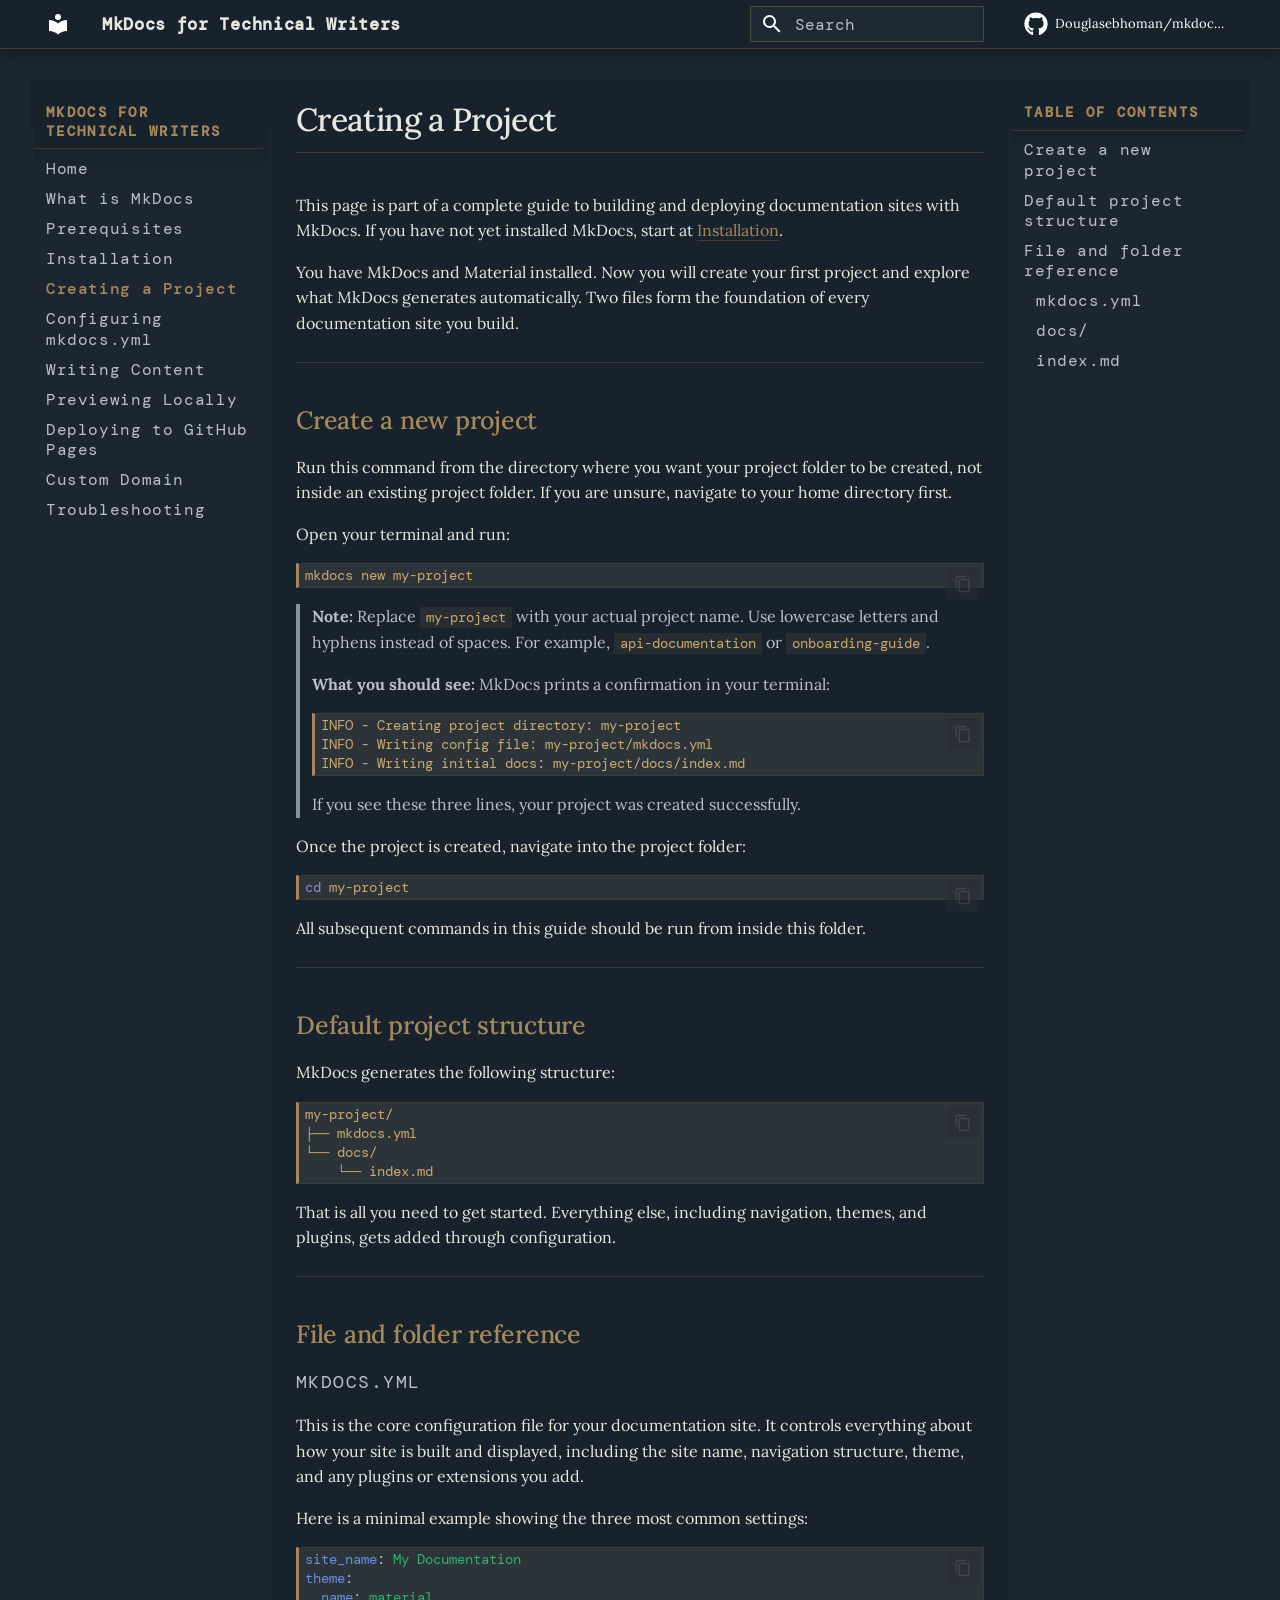
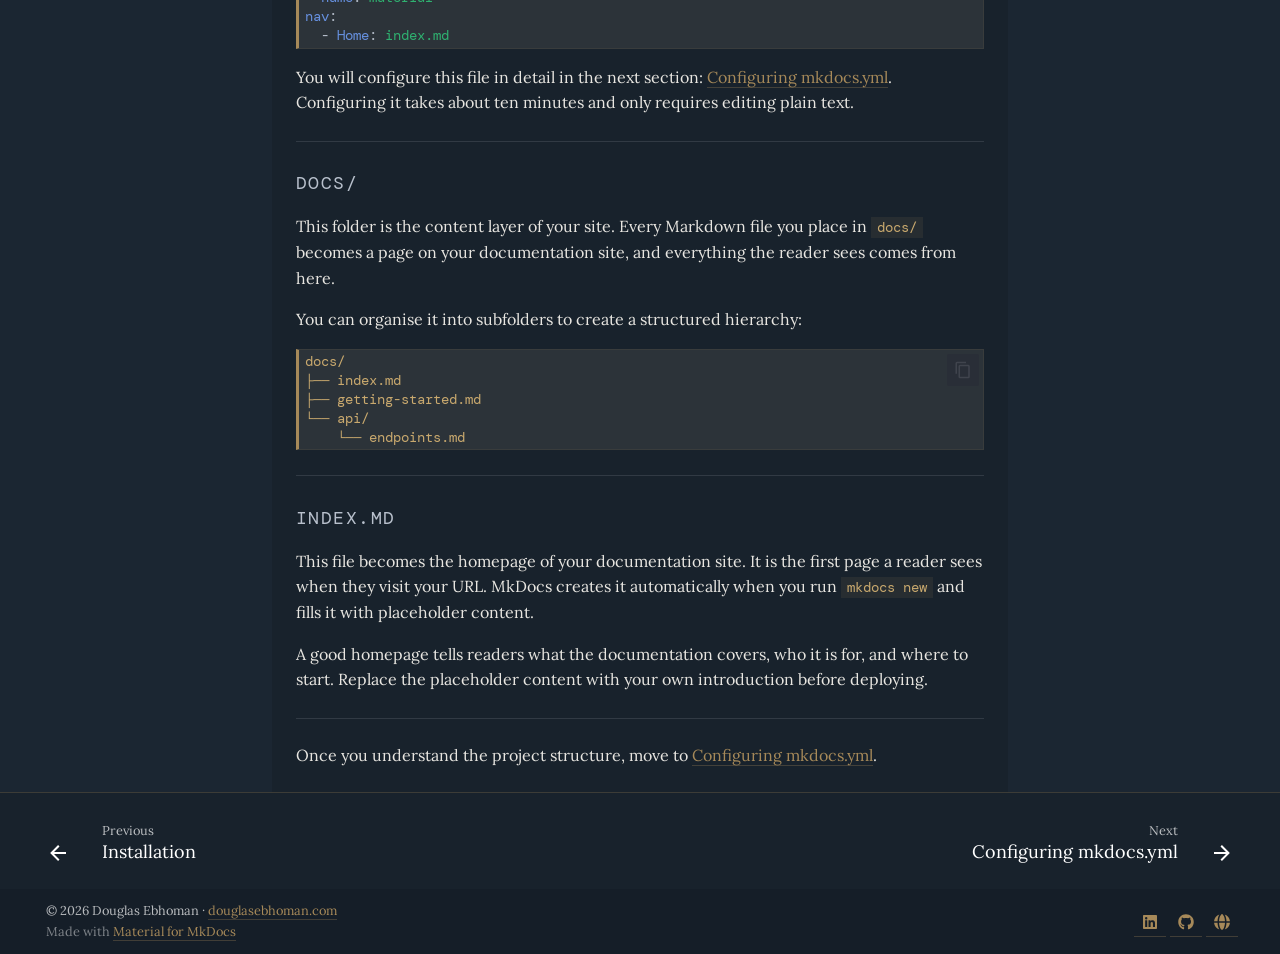
<file: creating-a-project/index.html>
<!doctype html>
<html lang="en" class="no-js">
  <head>
    
      <meta charset="utf-8">
      <meta name="viewport" content="width=device-width,initial-scale=1">
      
        <meta name="description" content="A complete guide to MkDocs for technical writers. Covers installation, configuration, GitHub Pages deployment, custom domains, and troubleshooting. Written for Docs-as-Code workflows.">
      
      
        <meta name="author" content="Douglas Ebhoman">
      
      
        <link rel="canonical" href="https://douglasebhoman.com/mkdocs-for-technical-writers/creating-a-project/">
      
      
        <link rel="prev" href="../installation/">
      
      
        <link rel="next" href="../configuring-mkdocs-yml/">
      
      
        
      
      
      <link rel="icon" href="../assets/images/favicon.png">
      <meta name="generator" content="mkdocs-1.6.1, mkdocs-material-9.7.6">
    
    
      
        <title>Creating a Project - MkDocs for Technical Writers</title>
      
    
    
      <link rel="stylesheet" href="../assets/stylesheets/main.484c7ddc.min.css">
      
        
        <link rel="stylesheet" href="../assets/stylesheets/palette.ab4e12ef.min.css">
      
      


    
    
      
    
    
      
        
        
        <link rel="preconnect" href="https://fonts.gstatic.com" crossorigin>
        <link rel="stylesheet" href="https://fonts.googleapis.com/css?family=Roboto:300,300i,400,400i,700,700i%7CRoboto+Mono:400,400i,700,700i&display=fallback">
        <style>:root{--md-text-font:"Roboto";--md-code-font:"Roboto Mono"}</style>
      
    
    
      <link rel="stylesheet" href="../stylesheets/brand.css">
    
    <script>__md_scope=new URL("..",location),__md_hash=e=>[...e].reduce(((e,_)=>(e<<5)-e+_.charCodeAt(0)),0),__md_get=(e,_=localStorage,t=__md_scope)=>JSON.parse(_.getItem(t.pathname+"."+e)),__md_set=(e,_,t=localStorage,a=__md_scope)=>{try{t.setItem(a.pathname+"."+e,JSON.stringify(_))}catch(e){}}</script>
    
      

    
    
  
  <meta property="og:type" content="website">
  <meta property="og:title" content="Creating a Project - MkDocs for Technical Writers">
  <meta property="og:description" content="A complete guide to MkDocs for technical writers. Covers installation, configuration, GitHub Pages deployment, custom domains, and troubleshooting. Written for Docs-as-Code workflows.">
  <meta property="og:url" content="https://douglasebhoman.com/mkdocs-for-technical-writers/creating-a-project/">
  <meta property="og:image" content="https://douglasebhoman.com/assets/images/mkdocs-for-technical-writers-card.png">
  <meta property="og:image:width" content="1731">
  <meta property="og:image:height" content="909">
  <meta name="twitter:card" content="summary_large_image">
  <meta name="twitter:title" content="Creating a Project - MkDocs for Technical Writers">
  <meta name="twitter:description" content="A complete guide to MkDocs for technical writers. Covers installation, configuration, GitHub Pages deployment, custom domains, and troubleshooting. Written for Docs-as-Code workflows.">
  <meta name="twitter:image" content="https://douglasebhoman.com/assets/images/mkdocs-for-technical-writers-card.png">

  </head>
  
  
    
    
    
    
    
    <body dir="ltr" data-md-color-scheme="slate" data-md-color-primary="custom" data-md-color-accent="custom">
  
    
    <input class="md-toggle" data-md-toggle="drawer" type="checkbox" id="__drawer" autocomplete="off">
    <input class="md-toggle" data-md-toggle="search" type="checkbox" id="__search" autocomplete="off">
    <label class="md-overlay" for="__drawer"></label>
    <div data-md-component="skip">
      
        
        <a href="#creating-a-project" class="md-skip">
          Skip to content
        </a>
      
    </div>
    <div data-md-component="announce">
      
    </div>
    
    
      

  

<header class="md-header md-header--shadow" data-md-component="header">
  <nav class="md-header__inner md-grid" aria-label="Header">
    <a href=".." title="MkDocs for Technical Writers" class="md-header__button md-logo" aria-label="MkDocs for Technical Writers" data-md-component="logo">
      
  
  <svg xmlns="http://www.w3.org/2000/svg" viewBox="0 0 24 24"><path d="M12 8a3 3 0 0 0 3-3 3 3 0 0 0-3-3 3 3 0 0 0-3 3 3 3 0 0 0 3 3m0 3.54C9.64 9.35 6.5 8 3 8v11c3.5 0 6.64 1.35 9 3.54 2.36-2.19 5.5-3.54 9-3.54V8c-3.5 0-6.64 1.35-9 3.54"/></svg>

    </a>
    <label class="md-header__button md-icon" for="__drawer">
      
      <svg xmlns="http://www.w3.org/2000/svg" viewBox="0 0 24 24"><path d="M3 6h18v2H3zm0 5h18v2H3zm0 5h18v2H3z"/></svg>
    </label>
    <div class="md-header__title" data-md-component="header-title">
      <div class="md-header__ellipsis">
        <div class="md-header__topic">
          <span class="md-ellipsis">
            MkDocs for Technical Writers
          </span>
        </div>
        <div class="md-header__topic" data-md-component="header-topic">
          <span class="md-ellipsis">
            
              Creating a Project
            
          </span>
        </div>
      </div>
    </div>
    
      
    
    
    
    
      
      
        <label class="md-header__button md-icon" for="__search">
          
          <svg xmlns="http://www.w3.org/2000/svg" viewBox="0 0 24 24"><path d="M9.5 3A6.5 6.5 0 0 1 16 9.5c0 1.61-.59 3.09-1.56 4.23l.27.27h.79l5 5-1.5 1.5-5-5v-.79l-.27-.27A6.52 6.52 0 0 1 9.5 16 6.5 6.5 0 0 1 3 9.5 6.5 6.5 0 0 1 9.5 3m0 2C7 5 5 7 5 9.5S7 14 9.5 14 14 12 14 9.5 12 5 9.5 5"/></svg>
        </label>
        <div class="md-search" data-md-component="search" role="dialog">
  <label class="md-search__overlay" for="__search"></label>
  <div class="md-search__inner" role="search">
    <form class="md-search__form" name="search">
      <input type="text" class="md-search__input" name="query" aria-label="Search" placeholder="Search" autocapitalize="off" autocorrect="off" autocomplete="off" spellcheck="false" data-md-component="search-query" required>
      <label class="md-search__icon md-icon" for="__search">
        
        <svg xmlns="http://www.w3.org/2000/svg" viewBox="0 0 24 24"><path d="M9.5 3A6.5 6.5 0 0 1 16 9.5c0 1.61-.59 3.09-1.56 4.23l.27.27h.79l5 5-1.5 1.5-5-5v-.79l-.27-.27A6.52 6.52 0 0 1 9.5 16 6.5 6.5 0 0 1 3 9.5 6.5 6.5 0 0 1 9.5 3m0 2C7 5 5 7 5 9.5S7 14 9.5 14 14 12 14 9.5 12 5 9.5 5"/></svg>
        
        <svg xmlns="http://www.w3.org/2000/svg" viewBox="0 0 24 24"><path d="M20 11v2H8l5.5 5.5-1.42 1.42L4.16 12l7.92-7.92L13.5 5.5 8 11z"/></svg>
      </label>
      <nav class="md-search__options" aria-label="Search">
        
        <button type="reset" class="md-search__icon md-icon" title="Clear" aria-label="Clear" tabindex="-1">
          
          <svg xmlns="http://www.w3.org/2000/svg" viewBox="0 0 24 24"><path d="M19 6.41 17.59 5 12 10.59 6.41 5 5 6.41 10.59 12 5 17.59 6.41 19 12 13.41 17.59 19 19 17.59 13.41 12z"/></svg>
        </button>
      </nav>
      
        <div class="md-search__suggest" data-md-component="search-suggest"></div>
      
    </form>
    <div class="md-search__output">
      <div class="md-search__scrollwrap" tabindex="0" data-md-scrollfix>
        <div class="md-search-result" data-md-component="search-result">
          <div class="md-search-result__meta">
            Initializing search
          </div>
          <ol class="md-search-result__list" role="presentation"></ol>
        </div>
      </div>
    </div>
  </div>
</div>
      
    
    
      <div class="md-header__source">
        <a href="https://github.com/Douglasebhoman/mkdocs-for-technical-writers" title="Go to repository" class="md-source" data-md-component="source">
  <div class="md-source__icon md-icon">
    
    <svg xmlns="http://www.w3.org/2000/svg" viewBox="0 0 512 512"><!--! Font Awesome Free 7.1.0 by @fontawesome - https://fontawesome.com License - https://fontawesome.com/license/free (Icons: CC BY 4.0, Fonts: SIL OFL 1.1, Code: MIT License) Copyright 2025 Fonticons, Inc.--><path d="M173.9 397.4c0 2-2.3 3.6-5.2 3.6-3.3.3-5.6-1.3-5.6-3.6 0-2 2.3-3.6 5.2-3.6 3-.3 5.6 1.3 5.6 3.6m-31.1-4.5c-.7 2 1.3 4.3 4.3 4.9 2.6 1 5.6 0 6.2-2s-1.3-4.3-4.3-5.2c-2.6-.7-5.5.3-6.2 2.3m44.2-1.7c-2.9.7-4.9 2.6-4.6 4.9.3 2 2.9 3.3 5.9 2.6 2.9-.7 4.9-2.6 4.6-4.6-.3-1.9-3-3.2-5.9-2.9M252.8 8C114.1 8 8 113.3 8 252c0 110.9 69.8 205.8 169.5 239.2 12.8 2.3 17.3-5.6 17.3-12.1 0-6.2-.3-40.4-.3-61.4 0 0-70 15-84.7-29.8 0 0-11.4-29.1-27.8-36.6 0 0-22.9-15.7 1.6-15.4 0 0 24.9 2 38.6 25.8 21.9 38.6 58.6 27.5 72.9 20.9 2.3-16 8.8-27.1 16-33.7-55.9-6.2-112.3-14.3-112.3-110.5 0-27.5 7.6-41.3 23.6-58.9-2.6-6.5-11.1-33.3 2.6-67.9 20.9-6.5 69 27 69 27 20-5.6 41.5-8.5 62.8-8.5s42.8 2.9 62.8 8.5c0 0 48.1-33.6 69-27 13.7 34.7 5.2 61.4 2.6 67.9 16 17.7 25.8 31.5 25.8 58.9 0 96.5-58.9 104.2-114.8 110.5 9.2 7.9 17 22.9 17 46.4 0 33.7-.3 75.4-.3 83.6 0 6.5 4.6 14.4 17.3 12.1C436.2 457.8 504 362.9 504 252 504 113.3 391.5 8 252.8 8M105.2 352.9c-1.3 1-1 3.3.7 5.2 1.6 1.6 3.9 2.3 5.2 1 1.3-1 1-3.3-.7-5.2-1.6-1.6-3.9-2.3-5.2-1m-10.8-8.1c-.7 1.3.3 2.9 2.3 3.9 1.6 1 3.6.7 4.3-.7.7-1.3-.3-2.9-2.3-3.9-2-.6-3.6-.3-4.3.7m32.4 35.6c-1.6 1.3-1 4.3 1.3 6.2 2.3 2.3 5.2 2.6 6.5 1 1.3-1.3.7-4.3-1.3-6.2-2.2-2.3-5.2-2.6-6.5-1m-11.4-14.7c-1.6 1-1.6 3.6 0 5.9s4.3 3.3 5.6 2.3c1.6-1.3 1.6-3.9 0-6.2-1.4-2.3-4-3.3-5.6-2"/></svg>
  </div>
  <div class="md-source__repository">
    Douglasebhoman/mkdocs-for-technical-writers
  </div>
</a>
      </div>
    
  </nav>
  
</header>
    
    <div class="md-container" data-md-component="container">
      
      
        
          
        
      
      <main class="md-main" data-md-component="main">
        <div class="md-main__inner md-grid">
          
            
              
              <div class="md-sidebar md-sidebar--primary" data-md-component="sidebar" data-md-type="navigation" >
                <div class="md-sidebar__scrollwrap">
                  <div class="md-sidebar__inner">
                    



<nav class="md-nav md-nav--primary" aria-label="Navigation" data-md-level="0">
  <label class="md-nav__title" for="__drawer">
    <a href=".." title="MkDocs for Technical Writers" class="md-nav__button md-logo" aria-label="MkDocs for Technical Writers" data-md-component="logo">
      
  
  <svg xmlns="http://www.w3.org/2000/svg" viewBox="0 0 24 24"><path d="M12 8a3 3 0 0 0 3-3 3 3 0 0 0-3-3 3 3 0 0 0-3 3 3 3 0 0 0 3 3m0 3.54C9.64 9.35 6.5 8 3 8v11c3.5 0 6.64 1.35 9 3.54 2.36-2.19 5.5-3.54 9-3.54V8c-3.5 0-6.64 1.35-9 3.54"/></svg>

    </a>
    MkDocs for Technical Writers
  </label>
  
    <div class="md-nav__source">
      <a href="https://github.com/Douglasebhoman/mkdocs-for-technical-writers" title="Go to repository" class="md-source" data-md-component="source">
  <div class="md-source__icon md-icon">
    
    <svg xmlns="http://www.w3.org/2000/svg" viewBox="0 0 512 512"><!--! Font Awesome Free 7.1.0 by @fontawesome - https://fontawesome.com License - https://fontawesome.com/license/free (Icons: CC BY 4.0, Fonts: SIL OFL 1.1, Code: MIT License) Copyright 2025 Fonticons, Inc.--><path d="M173.9 397.4c0 2-2.3 3.6-5.2 3.6-3.3.3-5.6-1.3-5.6-3.6 0-2 2.3-3.6 5.2-3.6 3-.3 5.6 1.3 5.6 3.6m-31.1-4.5c-.7 2 1.3 4.3 4.3 4.9 2.6 1 5.6 0 6.2-2s-1.3-4.3-4.3-5.2c-2.6-.7-5.5.3-6.2 2.3m44.2-1.7c-2.9.7-4.9 2.6-4.6 4.9.3 2 2.9 3.3 5.9 2.6 2.9-.7 4.9-2.6 4.6-4.6-.3-1.9-3-3.2-5.9-2.9M252.8 8C114.1 8 8 113.3 8 252c0 110.9 69.8 205.8 169.5 239.2 12.8 2.3 17.3-5.6 17.3-12.1 0-6.2-.3-40.4-.3-61.4 0 0-70 15-84.7-29.8 0 0-11.4-29.1-27.8-36.6 0 0-22.9-15.7 1.6-15.4 0 0 24.9 2 38.6 25.8 21.9 38.6 58.6 27.5 72.9 20.9 2.3-16 8.8-27.1 16-33.7-55.9-6.2-112.3-14.3-112.3-110.5 0-27.5 7.6-41.3 23.6-58.9-2.6-6.5-11.1-33.3 2.6-67.9 20.9-6.5 69 27 69 27 20-5.6 41.5-8.5 62.8-8.5s42.8 2.9 62.8 8.5c0 0 48.1-33.6 69-27 13.7 34.7 5.2 61.4 2.6 67.9 16 17.7 25.8 31.5 25.8 58.9 0 96.5-58.9 104.2-114.8 110.5 9.2 7.9 17 22.9 17 46.4 0 33.7-.3 75.4-.3 83.6 0 6.5 4.6 14.4 17.3 12.1C436.2 457.8 504 362.9 504 252 504 113.3 391.5 8 252.8 8M105.2 352.9c-1.3 1-1 3.3.7 5.2 1.6 1.6 3.9 2.3 5.2 1 1.3-1 1-3.3-.7-5.2-1.6-1.6-3.9-2.3-5.2-1m-10.8-8.1c-.7 1.3.3 2.9 2.3 3.9 1.6 1 3.6.7 4.3-.7.7-1.3-.3-2.9-2.3-3.9-2-.6-3.6-.3-4.3.7m32.4 35.6c-1.6 1.3-1 4.3 1.3 6.2 2.3 2.3 5.2 2.6 6.5 1 1.3-1.3.7-4.3-1.3-6.2-2.2-2.3-5.2-2.6-6.5-1m-11.4-14.7c-1.6 1-1.6 3.6 0 5.9s4.3 3.3 5.6 2.3c1.6-1.3 1.6-3.9 0-6.2-1.4-2.3-4-3.3-5.6-2"/></svg>
  </div>
  <div class="md-source__repository">
    Douglasebhoman/mkdocs-for-technical-writers
  </div>
</a>
    </div>
  
  <ul class="md-nav__list" data-md-scrollfix>
    
      
      
  
  
  
  
    <li class="md-nav__item">
      <a href=".." class="md-nav__link">
        
  
  
  <span class="md-ellipsis">
    
  
    Home
  

    
  </span>
  
  

      </a>
    </li>
  

    
      
      
  
  
  
  
    <li class="md-nav__item">
      <a href="../what-is-mkdocs/" class="md-nav__link">
        
  
  
  <span class="md-ellipsis">
    
  
    What is MkDocs
  

    
  </span>
  
  

      </a>
    </li>
  

    
      
      
  
  
  
  
    <li class="md-nav__item">
      <a href="../prerequisites/" class="md-nav__link">
        
  
  
  <span class="md-ellipsis">
    
  
    Prerequisites
  

    
  </span>
  
  

      </a>
    </li>
  

    
      
      
  
  
  
  
    <li class="md-nav__item">
      <a href="../installation/" class="md-nav__link">
        
  
  
  <span class="md-ellipsis">
    
  
    Installation
  

    
  </span>
  
  

      </a>
    </li>
  

    
      
      
  
  
    
  
  
  
    <li class="md-nav__item md-nav__item--active">
      
      <input class="md-nav__toggle md-toggle" type="checkbox" id="__toc">
      
      
        
      
      
        <label class="md-nav__link md-nav__link--active" for="__toc">
          
  
  
  <span class="md-ellipsis">
    
  
    Creating a Project
  

    
  </span>
  
  

          <span class="md-nav__icon md-icon"></span>
        </label>
      
      <a href="./" class="md-nav__link md-nav__link--active">
        
  
  
  <span class="md-ellipsis">
    
  
    Creating a Project
  

    
  </span>
  
  

      </a>
      
        

<nav class="md-nav md-nav--secondary" aria-label="Table of contents">
  
  
  
    
  
  
    <label class="md-nav__title" for="__toc">
      <span class="md-nav__icon md-icon"></span>
      Table of contents
    </label>
    <ul class="md-nav__list" data-md-component="toc" data-md-scrollfix>
      
        <li class="md-nav__item">
  <a href="#create-a-new-project" class="md-nav__link">
    <span class="md-ellipsis">
      
        Create a new project
      
    </span>
  </a>
  
</li>
      
        <li class="md-nav__item">
  <a href="#default-project-structure" class="md-nav__link">
    <span class="md-ellipsis">
      
        Default project structure
      
    </span>
  </a>
  
</li>
      
        <li class="md-nav__item">
  <a href="#file-and-folder-reference" class="md-nav__link">
    <span class="md-ellipsis">
      
        File and folder reference
      
    </span>
  </a>
  
    <nav class="md-nav" aria-label="File and folder reference">
      <ul class="md-nav__list">
        
          <li class="md-nav__item">
  <a href="#mkdocsyml" class="md-nav__link">
    <span class="md-ellipsis">
      
        mkdocs.yml
      
    </span>
  </a>
  
</li>
        
          <li class="md-nav__item">
  <a href="#docs" class="md-nav__link">
    <span class="md-ellipsis">
      
        docs/
      
    </span>
  </a>
  
</li>
        
          <li class="md-nav__item">
  <a href="#indexmd" class="md-nav__link">
    <span class="md-ellipsis">
      
        index.md
      
    </span>
  </a>
  
</li>
        
      </ul>
    </nav>
  
</li>
      
    </ul>
  
</nav>
      
    </li>
  

    
      
      
  
  
  
  
    <li class="md-nav__item">
      <a href="../configuring-mkdocs-yml/" class="md-nav__link">
        
  
  
  <span class="md-ellipsis">
    
  
    Configuring mkdocs.yml
  

    
  </span>
  
  

      </a>
    </li>
  

    
      
      
  
  
  
  
    <li class="md-nav__item">
      <a href="../writing-content/" class="md-nav__link">
        
  
  
  <span class="md-ellipsis">
    
  
    Writing Content
  

    
  </span>
  
  

      </a>
    </li>
  

    
      
      
  
  
  
  
    <li class="md-nav__item">
      <a href="../previewing-locally/" class="md-nav__link">
        
  
  
  <span class="md-ellipsis">
    
  
    Previewing Locally
  

    
  </span>
  
  

      </a>
    </li>
  

    
      
      
  
  
  
  
    <li class="md-nav__item">
      <a href="../deploying-to-github-pages/" class="md-nav__link">
        
  
  
  <span class="md-ellipsis">
    
  
    Deploying to GitHub Pages
  

    
  </span>
  
  

      </a>
    </li>
  

    
      
      
  
  
  
  
    <li class="md-nav__item">
      <a href="../custom-domain/" class="md-nav__link">
        
  
  
  <span class="md-ellipsis">
    
  
    Custom Domain
  

    
  </span>
  
  

      </a>
    </li>
  

    
      
      
  
  
  
  
    <li class="md-nav__item">
      <a href="../troubleshooting/" class="md-nav__link">
        
  
  
  <span class="md-ellipsis">
    
  
    Troubleshooting
  

    
  </span>
  
  

      </a>
    </li>
  

    
  </ul>
</nav>
                  </div>
                </div>
              </div>
            
            
              
              <div class="md-sidebar md-sidebar--secondary" data-md-component="sidebar" data-md-type="toc" >
                <div class="md-sidebar__scrollwrap">
                  <div class="md-sidebar__inner">
                    

<nav class="md-nav md-nav--secondary" aria-label="Table of contents">
  
  
  
    
  
  
    <label class="md-nav__title" for="__toc">
      <span class="md-nav__icon md-icon"></span>
      Table of contents
    </label>
    <ul class="md-nav__list" data-md-component="toc" data-md-scrollfix>
      
        <li class="md-nav__item">
  <a href="#create-a-new-project" class="md-nav__link">
    <span class="md-ellipsis">
      
        Create a new project
      
    </span>
  </a>
  
</li>
      
        <li class="md-nav__item">
  <a href="#default-project-structure" class="md-nav__link">
    <span class="md-ellipsis">
      
        Default project structure
      
    </span>
  </a>
  
</li>
      
        <li class="md-nav__item">
  <a href="#file-and-folder-reference" class="md-nav__link">
    <span class="md-ellipsis">
      
        File and folder reference
      
    </span>
  </a>
  
    <nav class="md-nav" aria-label="File and folder reference">
      <ul class="md-nav__list">
        
          <li class="md-nav__item">
  <a href="#mkdocsyml" class="md-nav__link">
    <span class="md-ellipsis">
      
        mkdocs.yml
      
    </span>
  </a>
  
</li>
        
          <li class="md-nav__item">
  <a href="#docs" class="md-nav__link">
    <span class="md-ellipsis">
      
        docs/
      
    </span>
  </a>
  
</li>
        
          <li class="md-nav__item">
  <a href="#indexmd" class="md-nav__link">
    <span class="md-ellipsis">
      
        index.md
      
    </span>
  </a>
  
</li>
        
      </ul>
    </nav>
  
</li>
      
    </ul>
  
</nav>
                  </div>
                </div>
              </div>
            
          
          
            <div class="md-content" data-md-component="content">
              
              <article class="md-content__inner md-typeset">
                
                  


  
  


<h1 id="creating-a-project">Creating a Project<a class="headerlink" href="#creating-a-project" title="Permanent link">&para;</a></h1>
<p>This page is part of a complete guide to building and deploying documentation sites with MkDocs. If you have not yet installed MkDocs, start at <a href="../installation/">Installation</a>.</p>
<p>You have MkDocs and Material installed. Now you will create your first project and explore what MkDocs generates automatically. Two files form the foundation of every documentation site you build.</p>
<hr />
<h2 id="create-a-new-project">Create a new project<a class="headerlink" href="#create-a-new-project" title="Permanent link">&para;</a></h2>
<p>Run this command from the directory where you want your project folder to be created, not inside an existing project folder. If you are unsure, navigate to your home directory first.</p>
<p>Open your terminal and run:</p>
<div class="highlight"><pre><span></span><code><a id="__codelineno-0-1" name="__codelineno-0-1" href="#__codelineno-0-1"></a>mkdocs<span class="w"> </span>new<span class="w"> </span>my-project
</code></pre></div>
<blockquote>
<p><strong>Note:</strong> Replace <code>my-project</code> with your actual project name. Use lowercase letters and hyphens instead of spaces. For example, <code>api-documentation</code> or <code>onboarding-guide</code>.</p>
<p><strong>What you should see:</strong> MkDocs prints a confirmation in your terminal:
<div class="highlight"><pre><span></span><code><a id="__codelineno-1-1" name="__codelineno-1-1" href="#__codelineno-1-1"></a>INFO - Creating project directory: my-project
<a id="__codelineno-1-2" name="__codelineno-1-2" href="#__codelineno-1-2"></a>INFO - Writing config file: my-project/mkdocs.yml
<a id="__codelineno-1-3" name="__codelineno-1-3" href="#__codelineno-1-3"></a>INFO - Writing initial docs: my-project/docs/index.md
</code></pre></div>
If you see these three lines, your project was created successfully.</p>
</blockquote>
<p>Once the project is created, navigate into the project folder:</p>
<div class="highlight"><pre><span></span><code><a id="__codelineno-2-1" name="__codelineno-2-1" href="#__codelineno-2-1"></a><span class="nb">cd</span><span class="w"> </span>my-project
</code></pre></div>
<p>All subsequent commands in this guide should be run from inside this folder.</p>
<hr />
<h2 id="default-project-structure">Default project structure<a class="headerlink" href="#default-project-structure" title="Permanent link">&para;</a></h2>
<p>MkDocs generates the following structure:</p>
<div class="highlight"><pre><span></span><code><a id="__codelineno-3-1" name="__codelineno-3-1" href="#__codelineno-3-1"></a>my-project/
<a id="__codelineno-3-2" name="__codelineno-3-2" href="#__codelineno-3-2"></a>├── mkdocs.yml
<a id="__codelineno-3-3" name="__codelineno-3-3" href="#__codelineno-3-3"></a>└── docs/
<a id="__codelineno-3-4" name="__codelineno-3-4" href="#__codelineno-3-4"></a>    └── index.md
</code></pre></div>
<p>That is all you need to get started. Everything else, including navigation, themes, and plugins, gets added through configuration.</p>
<hr />
<h2 id="file-and-folder-reference">File and folder reference<a class="headerlink" href="#file-and-folder-reference" title="Permanent link">&para;</a></h2>
<h3 id="mkdocsyml">mkdocs.yml<a class="headerlink" href="#mkdocsyml" title="Permanent link">&para;</a></h3>
<p>This is the core configuration file for your documentation site. It controls everything about how your site is built and displayed, including the site name, navigation structure, theme, and any plugins or extensions you add.</p>
<p>Here is a minimal example showing the three most common settings:</p>
<div class="highlight"><pre><span></span><code><a id="__codelineno-4-1" name="__codelineno-4-1" href="#__codelineno-4-1"></a><span class="nt">site_name</span><span class="p">:</span><span class="w"> </span><span class="l l-Scalar l-Scalar-Plain">My Documentation</span>
<a id="__codelineno-4-2" name="__codelineno-4-2" href="#__codelineno-4-2"></a><span class="nt">theme</span><span class="p">:</span>
<a id="__codelineno-4-3" name="__codelineno-4-3" href="#__codelineno-4-3"></a><span class="w">  </span><span class="nt">name</span><span class="p">:</span><span class="w"> </span><span class="l l-Scalar l-Scalar-Plain">material</span>
<a id="__codelineno-4-4" name="__codelineno-4-4" href="#__codelineno-4-4"></a><span class="nt">nav</span><span class="p">:</span>
<a id="__codelineno-4-5" name="__codelineno-4-5" href="#__codelineno-4-5"></a><span class="w">  </span><span class="p p-Indicator">-</span><span class="w"> </span><span class="nt">Home</span><span class="p">:</span><span class="w"> </span><span class="l l-Scalar l-Scalar-Plain">index.md</span>
</code></pre></div>
<p>You will configure this file in detail in the next section: <a href="../configuring-mkdocs-yml/">Configuring mkdocs.yml</a>. Configuring it takes about ten minutes and only requires editing plain text.</p>
<hr />
<h3 id="docs">docs/<a class="headerlink" href="#docs" title="Permanent link">&para;</a></h3>
<p>This folder is the content layer of your site. Every Markdown file you place in <code>docs/</code> becomes a page on your documentation site, and everything the reader sees comes from here.</p>
<p>You can organise it into subfolders to create a structured hierarchy:</p>
<div class="highlight"><pre><span></span><code><a id="__codelineno-5-1" name="__codelineno-5-1" href="#__codelineno-5-1"></a>docs/
<a id="__codelineno-5-2" name="__codelineno-5-2" href="#__codelineno-5-2"></a>├── index.md
<a id="__codelineno-5-3" name="__codelineno-5-3" href="#__codelineno-5-3"></a>├── getting-started.md
<a id="__codelineno-5-4" name="__codelineno-5-4" href="#__codelineno-5-4"></a>└── api/
<a id="__codelineno-5-5" name="__codelineno-5-5" href="#__codelineno-5-5"></a>    └── endpoints.md
</code></pre></div>
<hr />
<h3 id="indexmd">index.md<a class="headerlink" href="#indexmd" title="Permanent link">&para;</a></h3>
<p>This file becomes the homepage of your documentation site. It is the first page a reader sees when they visit your URL. MkDocs creates it automatically when you run <code>mkdocs new</code> and fills it with placeholder content.</p>
<p>A good homepage tells readers what the documentation covers, who it is for, and where to start. Replace the placeholder content with your own introduction before deploying.</p>
<hr />
<p>Once you understand the project structure, move to <a href="../configuring-mkdocs-yml/">Configuring mkdocs.yml</a>.</p>












                
              </article>
            </div>
          
          
<script>var target=document.getElementById(location.hash.slice(1));target&&target.name&&(target.checked=target.name.startsWith("__tabbed_"))</script>
        </div>
        
          <button type="button" class="md-top md-icon" data-md-component="top" hidden>
  
  <svg xmlns="http://www.w3.org/2000/svg" viewBox="0 0 24 24"><path d="M13 20h-2V8l-5.5 5.5-1.42-1.42L12 4.16l7.92 7.92-1.42 1.42L13 8z"/></svg>
  Back to top
</button>
        
      </main>
      
        <footer class="md-footer">
  
    
      
      <nav class="md-footer__inner md-grid" aria-label="Footer" >
        
          
          <a href="../installation/" class="md-footer__link md-footer__link--prev" aria-label="Previous: Installation">
            <div class="md-footer__button md-icon">
              
              <svg xmlns="http://www.w3.org/2000/svg" viewBox="0 0 24 24"><path d="M20 11v2H8l5.5 5.5-1.42 1.42L4.16 12l7.92-7.92L13.5 5.5 8 11z"/></svg>
            </div>
            <div class="md-footer__title">
              <span class="md-footer__direction">
                Previous
              </span>
              <div class="md-ellipsis">
                Installation
              </div>
            </div>
          </a>
        
        
          
          <a href="../configuring-mkdocs-yml/" class="md-footer__link md-footer__link--next" aria-label="Next: Configuring mkdocs.yml">
            <div class="md-footer__title">
              <span class="md-footer__direction">
                Next
              </span>
              <div class="md-ellipsis">
                Configuring mkdocs.yml
              </div>
            </div>
            <div class="md-footer__button md-icon">
              
              <svg xmlns="http://www.w3.org/2000/svg" viewBox="0 0 24 24"><path d="M4 11v2h12l-5.5 5.5 1.42 1.42L19.84 12l-7.92-7.92L10.5 5.5 16 11z"/></svg>
            </div>
          </a>
        
      </nav>
    
  
  <div class="md-footer-meta md-typeset">
    <div class="md-footer-meta__inner md-grid">
      <div class="md-copyright">
  
    <div class="md-copyright__highlight">
      © 2026 Douglas Ebhoman · <a href="https://douglasebhoman.com">douglasebhoman.com</a>
    </div>
  
  
    Made with
    <a href="https://squidfunk.github.io/mkdocs-material/" target="_blank" rel="noopener">
      Material for MkDocs
    </a>
  
</div>
      
        
<div class="md-social">
  
    
    
    
    
      
      
    
    <a href="https://linkedin.com/in/douglas-ebhoman-757329289" target="_blank" rel="noopener" title="linkedin.com" class="md-social__link">
      <svg xmlns="http://www.w3.org/2000/svg" viewBox="0 0 448 512"><!--! Font Awesome Free 7.1.0 by @fontawesome - https://fontawesome.com License - https://fontawesome.com/license/free (Icons: CC BY 4.0, Fonts: SIL OFL 1.1, Code: MIT License) Copyright 2025 Fonticons, Inc.--><path d="M416 32H31.9C14.3 32 0 46.5 0 64.3v383.4C0 465.5 14.3 480 31.9 480H416c17.6 0 32-14.5 32-32.3V64.3c0-17.8-14.4-32.3-32-32.3M135.4 416H69V202.2h66.5V416zM102.2 96a38.5 38.5 0 1 1 0 77 38.5 38.5 0 1 1 0-77m282.1 320h-66.4V312c0-24.8-.5-56.7-34.5-56.7-34.6 0-39.9 27-39.9 54.9V416h-66.4V202.2h63.7v29.2h.9c8.9-16.8 30.6-34.5 62.9-34.5 67.2 0 79.7 44.3 79.7 101.9z"/></svg>
    </a>
  
    
    
    
    
      
      
    
    <a href="https://github.com/Douglasebhoman" target="_blank" rel="noopener" title="github.com" class="md-social__link">
      <svg xmlns="http://www.w3.org/2000/svg" viewBox="0 0 512 512"><!--! Font Awesome Free 7.1.0 by @fontawesome - https://fontawesome.com License - https://fontawesome.com/license/free (Icons: CC BY 4.0, Fonts: SIL OFL 1.1, Code: MIT License) Copyright 2025 Fonticons, Inc.--><path d="M173.9 397.4c0 2-2.3 3.6-5.2 3.6-3.3.3-5.6-1.3-5.6-3.6 0-2 2.3-3.6 5.2-3.6 3-.3 5.6 1.3 5.6 3.6m-31.1-4.5c-.7 2 1.3 4.3 4.3 4.9 2.6 1 5.6 0 6.2-2s-1.3-4.3-4.3-5.2c-2.6-.7-5.5.3-6.2 2.3m44.2-1.7c-2.9.7-4.9 2.6-4.6 4.9.3 2 2.9 3.3 5.9 2.6 2.9-.7 4.9-2.6 4.6-4.6-.3-1.9-3-3.2-5.9-2.9M252.8 8C114.1 8 8 113.3 8 252c0 110.9 69.8 205.8 169.5 239.2 12.8 2.3 17.3-5.6 17.3-12.1 0-6.2-.3-40.4-.3-61.4 0 0-70 15-84.7-29.8 0 0-11.4-29.1-27.8-36.6 0 0-22.9-15.7 1.6-15.4 0 0 24.9 2 38.6 25.8 21.9 38.6 58.6 27.5 72.9 20.9 2.3-16 8.8-27.1 16-33.7-55.9-6.2-112.3-14.3-112.3-110.5 0-27.5 7.6-41.3 23.6-58.9-2.6-6.5-11.1-33.3 2.6-67.9 20.9-6.5 69 27 69 27 20-5.6 41.5-8.5 62.8-8.5s42.8 2.9 62.8 8.5c0 0 48.1-33.6 69-27 13.7 34.7 5.2 61.4 2.6 67.9 16 17.7 25.8 31.5 25.8 58.9 0 96.5-58.9 104.2-114.8 110.5 9.2 7.9 17 22.9 17 46.4 0 33.7-.3 75.4-.3 83.6 0 6.5 4.6 14.4 17.3 12.1C436.2 457.8 504 362.9 504 252 504 113.3 391.5 8 252.8 8M105.2 352.9c-1.3 1-1 3.3.7 5.2 1.6 1.6 3.9 2.3 5.2 1 1.3-1 1-3.3-.7-5.2-1.6-1.6-3.9-2.3-5.2-1m-10.8-8.1c-.7 1.3.3 2.9 2.3 3.9 1.6 1 3.6.7 4.3-.7.7-1.3-.3-2.9-2.3-3.9-2-.6-3.6-.3-4.3.7m32.4 35.6c-1.6 1.3-1 4.3 1.3 6.2 2.3 2.3 5.2 2.6 6.5 1 1.3-1.3.7-4.3-1.3-6.2-2.2-2.3-5.2-2.6-6.5-1m-11.4-14.7c-1.6 1-1.6 3.6 0 5.9s4.3 3.3 5.6 2.3c1.6-1.3 1.6-3.9 0-6.2-1.4-2.3-4-3.3-5.6-2"/></svg>
    </a>
  
    
    
    
    
      
      
    
    <a href="https://douglasebhoman.com" target="_blank" rel="noopener" title="douglasebhoman.com" class="md-social__link">
      <svg xmlns="http://www.w3.org/2000/svg" viewBox="0 0 512 512"><!--! Font Awesome Free 7.1.0 by @fontawesome - https://fontawesome.com License - https://fontawesome.com/license/free (Icons: CC BY 4.0, Fonts: SIL OFL 1.1, Code: MIT License) Copyright 2025 Fonticons, Inc.--><path d="M351.9 280H161c2.9 64.5 17.2 123.9 37.5 167.4 11.4 24.5 23.7 41.8 35.1 52.4 11.2 10.5 18.9 12.2 22.9 12.2s11.7-1.7 22.9-12.2c11.4-10.6 23.7-28 35.1-52.4 20.3-43.5 34.6-102.9 37.5-167.4zm-191-48h190.9c-2.8-64.5-17.1-123.9-37.4-167.4-11.4-24.4-23.7-41.8-35.1-52.4C268.1 1.7 260.4 0 256.4 0s-11.7 1.7-22.9 12.2c-11.4 10.6-23.7 28-35.1 52.4-20.3 43.5-34.6 102.9-37.5 167.4m-48 0c3.5-85.6 25.6-165.1 57.9-217.3C78.7 47.3 10.9 131.2 1.5 232zM1.5 280c9.4 100.8 77.2 184.7 169.3 217.3-32.3-52.2-54.4-131.7-57.9-217.3zm398.4 0c-3.5 85.6-25.6 165.1-57.9 217.3 92.1-32.7 159.9-116.5 169.3-217.3zm111.4-48C501.9 131.2 434.1 47.3 342 14.7c32.3 52.2 54.4 131.7 57.9 217.3z"/></svg>
    </a>
  
</div>
      
    </div>
  </div>
</footer>
      
    </div>
    <div class="md-dialog" data-md-component="dialog">
      <div class="md-dialog__inner md-typeset"></div>
    </div>
    
    
    
      
      
      <script id="__config" type="application/json">{"annotate": null, "base": "..", "features": ["navigation.instant", "navigation.top", "navigation.sections", "navigation.footer", "search.highlight", "search.suggest", "content.code.copy"], "search": "../assets/javascripts/workers/search.2c215733.min.js", "tags": null, "translations": {"clipboard.copied": "Copied to clipboard", "clipboard.copy": "Copy to clipboard", "search.result.more.one": "1 more on this page", "search.result.more.other": "# more on this page", "search.result.none": "No matching documents", "search.result.one": "1 matching document", "search.result.other": "# matching documents", "search.result.placeholder": "Type to start searching", "search.result.term.missing": "Missing", "select.version": "Select version"}, "version": null}</script>
    
    
      <script src="../assets/javascripts/bundle.79ae519e.min.js"></script>
      
    
  </body>
</html>
</file>
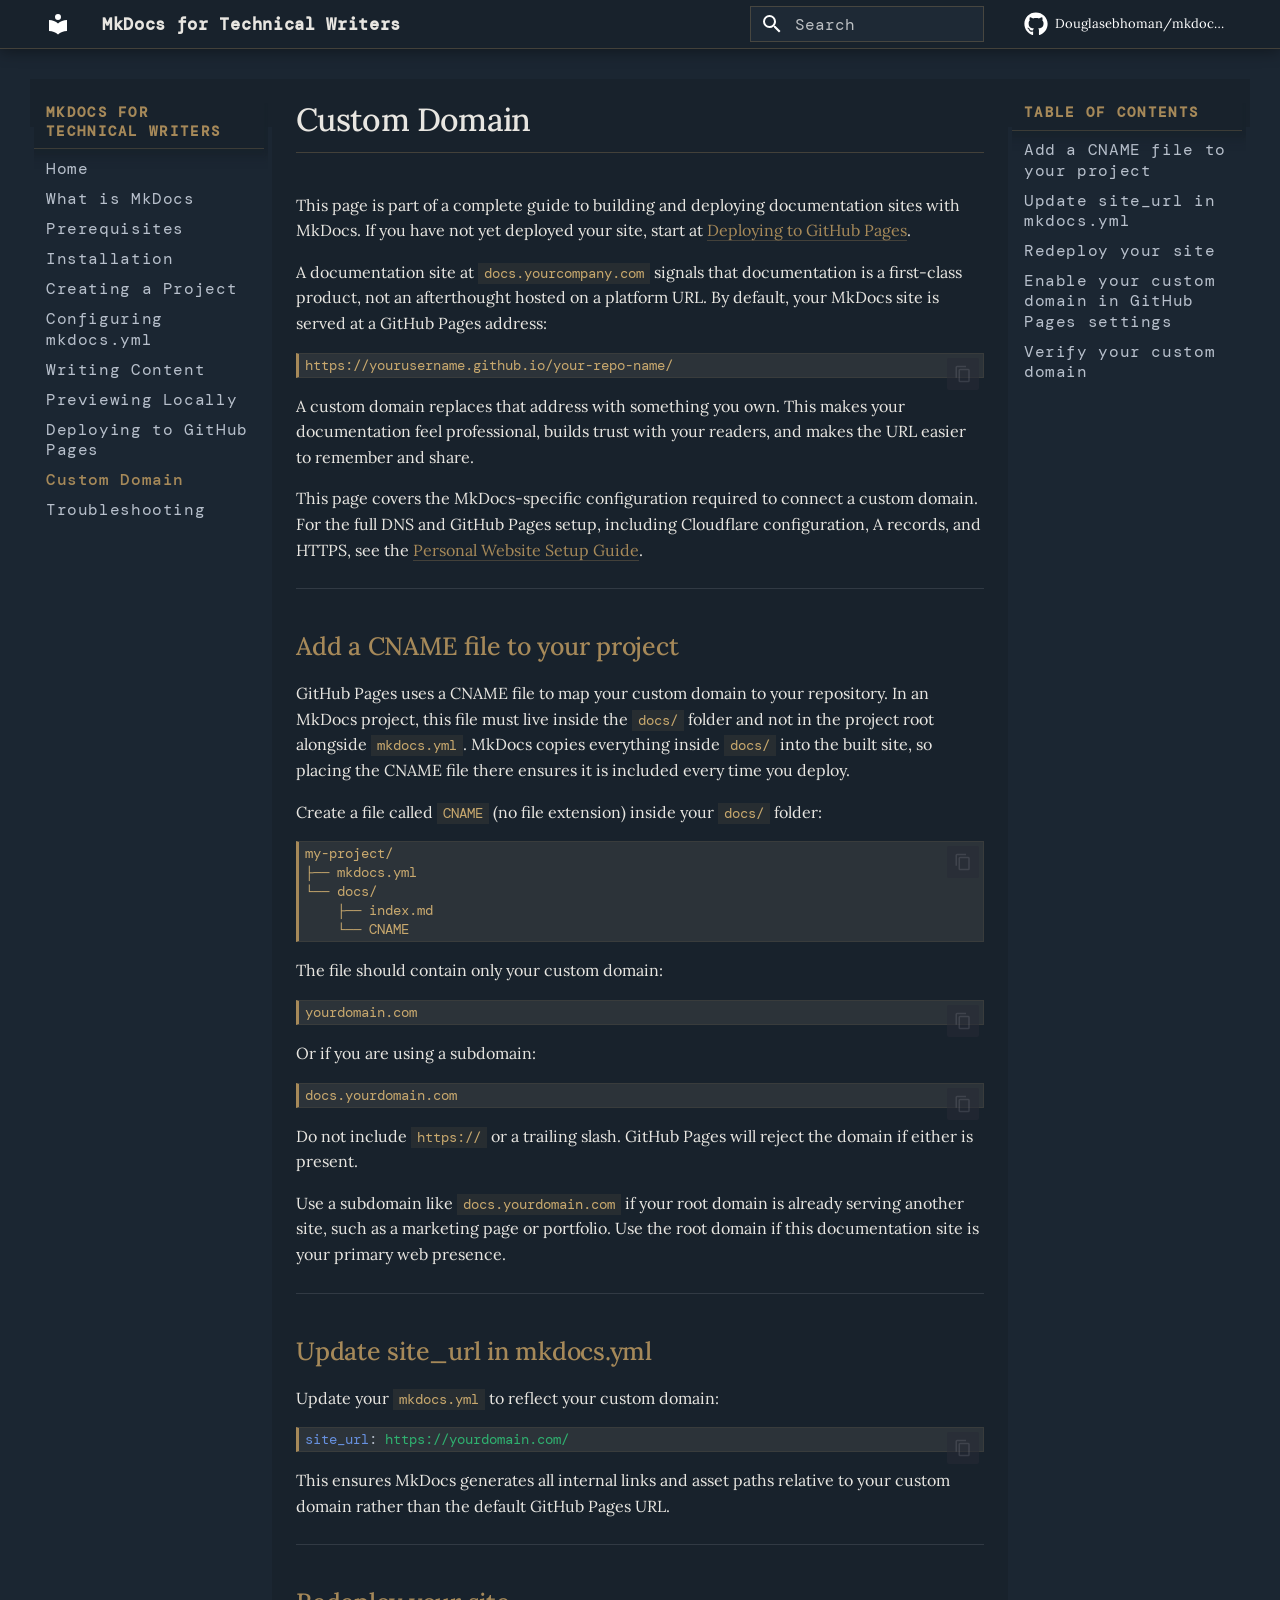
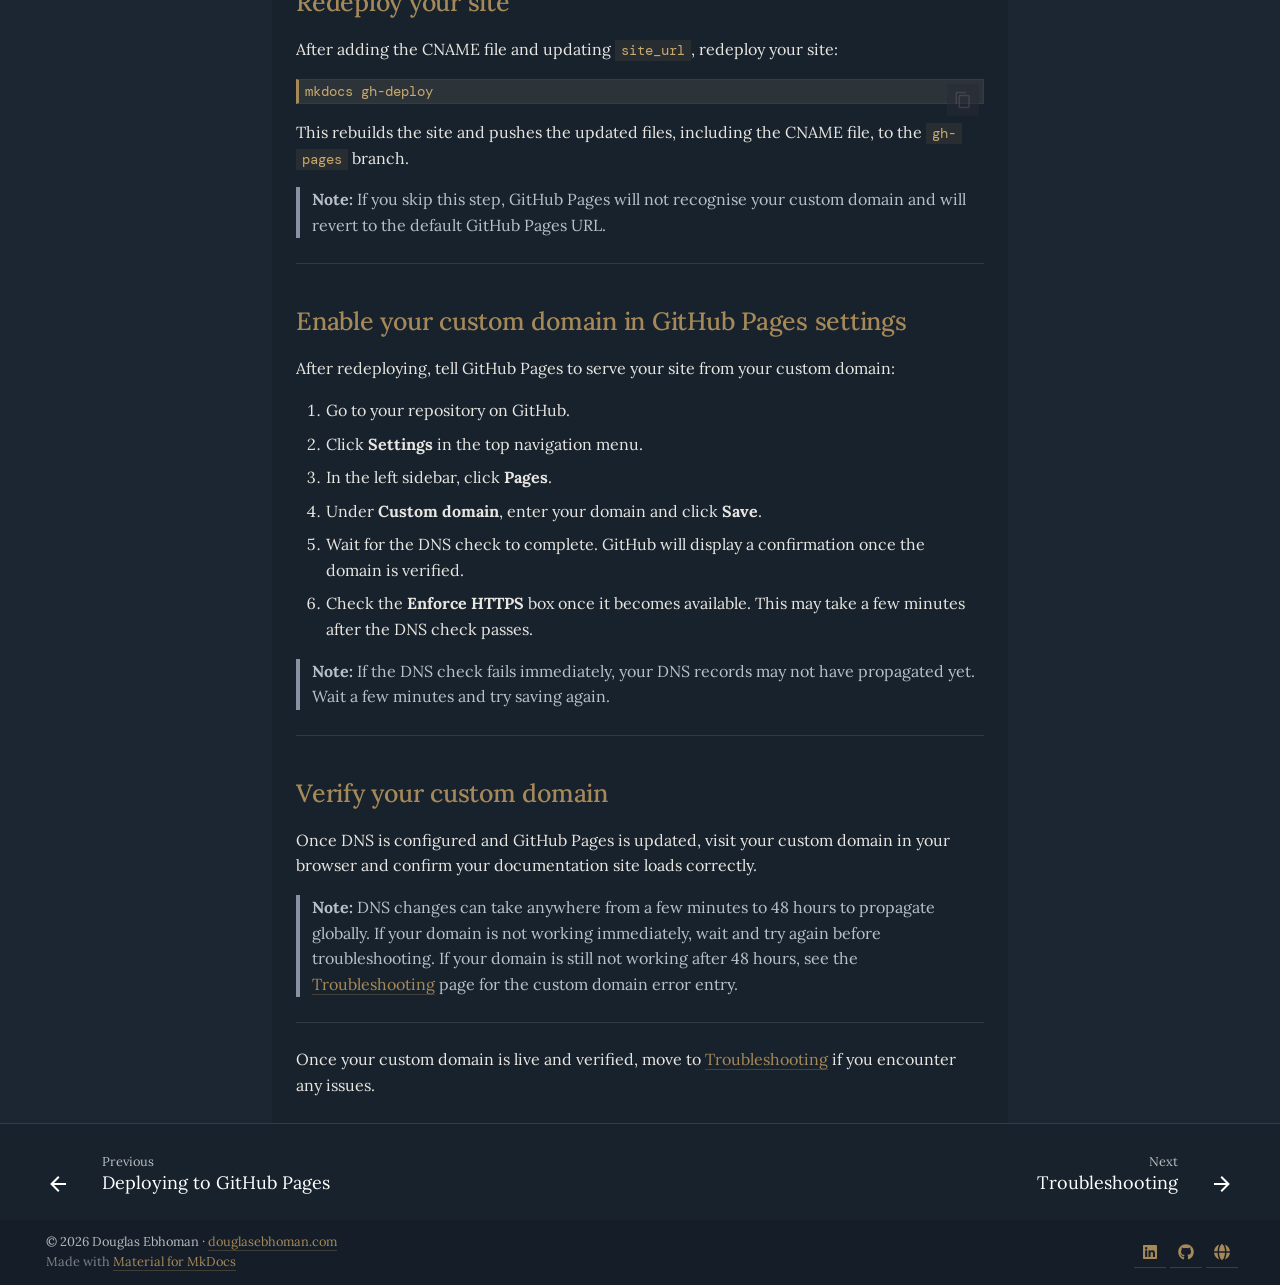
<file: custom-domain/index.html>
<!doctype html>
<html lang="en" class="no-js">
  <head>
    
      <meta charset="utf-8">
      <meta name="viewport" content="width=device-width,initial-scale=1">
      
        <meta name="description" content="A complete guide to MkDocs for technical writers. Covers installation, configuration, GitHub Pages deployment, custom domains, and troubleshooting. Written for Docs-as-Code workflows.">
      
      
        <meta name="author" content="Douglas Ebhoman">
      
      
        <link rel="canonical" href="https://douglasebhoman.com/mkdocs-for-technical-writers/custom-domain/">
      
      
        <link rel="prev" href="../deploying-to-github-pages/">
      
      
        <link rel="next" href="../troubleshooting/">
      
      
        
      
      
      <link rel="icon" href="../assets/images/favicon.png">
      <meta name="generator" content="mkdocs-1.6.1, mkdocs-material-9.7.6">
    
    
      
        <title>Custom Domain - MkDocs for Technical Writers</title>
      
    
    
      <link rel="stylesheet" href="../assets/stylesheets/main.484c7ddc.min.css">
      
        
        <link rel="stylesheet" href="../assets/stylesheets/palette.ab4e12ef.min.css">
      
      


    
    
      
    
    
      
        
        
        <link rel="preconnect" href="https://fonts.gstatic.com" crossorigin>
        <link rel="stylesheet" href="https://fonts.googleapis.com/css?family=Roboto:300,300i,400,400i,700,700i%7CRoboto+Mono:400,400i,700,700i&display=fallback">
        <style>:root{--md-text-font:"Roboto";--md-code-font:"Roboto Mono"}</style>
      
    
    
      <link rel="stylesheet" href="../stylesheets/brand.css">
    
    <script>__md_scope=new URL("..",location),__md_hash=e=>[...e].reduce(((e,_)=>(e<<5)-e+_.charCodeAt(0)),0),__md_get=(e,_=localStorage,t=__md_scope)=>JSON.parse(_.getItem(t.pathname+"."+e)),__md_set=(e,_,t=localStorage,a=__md_scope)=>{try{t.setItem(a.pathname+"."+e,JSON.stringify(_))}catch(e){}}</script>
    
      

    
    
  
  <meta property="og:type" content="website">
  <meta property="og:title" content="Custom Domain - MkDocs for Technical Writers">
  <meta property="og:description" content="A complete guide to MkDocs for technical writers. Covers installation, configuration, GitHub Pages deployment, custom domains, and troubleshooting. Written for Docs-as-Code workflows.">
  <meta property="og:url" content="https://douglasebhoman.com/mkdocs-for-technical-writers/custom-domain/">
  <meta property="og:image" content="https://douglasebhoman.com/assets/images/mkdocs-for-technical-writers-card.png">
  <meta property="og:image:width" content="1731">
  <meta property="og:image:height" content="909">
  <meta name="twitter:card" content="summary_large_image">
  <meta name="twitter:title" content="Custom Domain - MkDocs for Technical Writers">
  <meta name="twitter:description" content="A complete guide to MkDocs for technical writers. Covers installation, configuration, GitHub Pages deployment, custom domains, and troubleshooting. Written for Docs-as-Code workflows.">
  <meta name="twitter:image" content="https://douglasebhoman.com/assets/images/mkdocs-for-technical-writers-card.png">

  </head>
  
  
    
    
    
    
    
    <body dir="ltr" data-md-color-scheme="slate" data-md-color-primary="custom" data-md-color-accent="custom">
  
    
    <input class="md-toggle" data-md-toggle="drawer" type="checkbox" id="__drawer" autocomplete="off">
    <input class="md-toggle" data-md-toggle="search" type="checkbox" id="__search" autocomplete="off">
    <label class="md-overlay" for="__drawer"></label>
    <div data-md-component="skip">
      
        
        <a href="#custom-domain" class="md-skip">
          Skip to content
        </a>
      
    </div>
    <div data-md-component="announce">
      
    </div>
    
    
      

  

<header class="md-header md-header--shadow" data-md-component="header">
  <nav class="md-header__inner md-grid" aria-label="Header">
    <a href=".." title="MkDocs for Technical Writers" class="md-header__button md-logo" aria-label="MkDocs for Technical Writers" data-md-component="logo">
      
  
  <svg xmlns="http://www.w3.org/2000/svg" viewBox="0 0 24 24"><path d="M12 8a3 3 0 0 0 3-3 3 3 0 0 0-3-3 3 3 0 0 0-3 3 3 3 0 0 0 3 3m0 3.54C9.64 9.35 6.5 8 3 8v11c3.5 0 6.64 1.35 9 3.54 2.36-2.19 5.5-3.54 9-3.54V8c-3.5 0-6.64 1.35-9 3.54"/></svg>

    </a>
    <label class="md-header__button md-icon" for="__drawer">
      
      <svg xmlns="http://www.w3.org/2000/svg" viewBox="0 0 24 24"><path d="M3 6h18v2H3zm0 5h18v2H3zm0 5h18v2H3z"/></svg>
    </label>
    <div class="md-header__title" data-md-component="header-title">
      <div class="md-header__ellipsis">
        <div class="md-header__topic">
          <span class="md-ellipsis">
            MkDocs for Technical Writers
          </span>
        </div>
        <div class="md-header__topic" data-md-component="header-topic">
          <span class="md-ellipsis">
            
              Custom Domain
            
          </span>
        </div>
      </div>
    </div>
    
      
    
    
    
    
      
      
        <label class="md-header__button md-icon" for="__search">
          
          <svg xmlns="http://www.w3.org/2000/svg" viewBox="0 0 24 24"><path d="M9.5 3A6.5 6.5 0 0 1 16 9.5c0 1.61-.59 3.09-1.56 4.23l.27.27h.79l5 5-1.5 1.5-5-5v-.79l-.27-.27A6.52 6.52 0 0 1 9.5 16 6.5 6.5 0 0 1 3 9.5 6.5 6.5 0 0 1 9.5 3m0 2C7 5 5 7 5 9.5S7 14 9.5 14 14 12 14 9.5 12 5 9.5 5"/></svg>
        </label>
        <div class="md-search" data-md-component="search" role="dialog">
  <label class="md-search__overlay" for="__search"></label>
  <div class="md-search__inner" role="search">
    <form class="md-search__form" name="search">
      <input type="text" class="md-search__input" name="query" aria-label="Search" placeholder="Search" autocapitalize="off" autocorrect="off" autocomplete="off" spellcheck="false" data-md-component="search-query" required>
      <label class="md-search__icon md-icon" for="__search">
        
        <svg xmlns="http://www.w3.org/2000/svg" viewBox="0 0 24 24"><path d="M9.5 3A6.5 6.5 0 0 1 16 9.5c0 1.61-.59 3.09-1.56 4.23l.27.27h.79l5 5-1.5 1.5-5-5v-.79l-.27-.27A6.52 6.52 0 0 1 9.5 16 6.5 6.5 0 0 1 3 9.5 6.5 6.5 0 0 1 9.5 3m0 2C7 5 5 7 5 9.5S7 14 9.5 14 14 12 14 9.5 12 5 9.5 5"/></svg>
        
        <svg xmlns="http://www.w3.org/2000/svg" viewBox="0 0 24 24"><path d="M20 11v2H8l5.5 5.5-1.42 1.42L4.16 12l7.92-7.92L13.5 5.5 8 11z"/></svg>
      </label>
      <nav class="md-search__options" aria-label="Search">
        
        <button type="reset" class="md-search__icon md-icon" title="Clear" aria-label="Clear" tabindex="-1">
          
          <svg xmlns="http://www.w3.org/2000/svg" viewBox="0 0 24 24"><path d="M19 6.41 17.59 5 12 10.59 6.41 5 5 6.41 10.59 12 5 17.59 6.41 19 12 13.41 17.59 19 19 17.59 13.41 12z"/></svg>
        </button>
      </nav>
      
        <div class="md-search__suggest" data-md-component="search-suggest"></div>
      
    </form>
    <div class="md-search__output">
      <div class="md-search__scrollwrap" tabindex="0" data-md-scrollfix>
        <div class="md-search-result" data-md-component="search-result">
          <div class="md-search-result__meta">
            Initializing search
          </div>
          <ol class="md-search-result__list" role="presentation"></ol>
        </div>
      </div>
    </div>
  </div>
</div>
      
    
    
      <div class="md-header__source">
        <a href="https://github.com/Douglasebhoman/mkdocs-for-technical-writers" title="Go to repository" class="md-source" data-md-component="source">
  <div class="md-source__icon md-icon">
    
    <svg xmlns="http://www.w3.org/2000/svg" viewBox="0 0 512 512"><!--! Font Awesome Free 7.1.0 by @fontawesome - https://fontawesome.com License - https://fontawesome.com/license/free (Icons: CC BY 4.0, Fonts: SIL OFL 1.1, Code: MIT License) Copyright 2025 Fonticons, Inc.--><path d="M173.9 397.4c0 2-2.3 3.6-5.2 3.6-3.3.3-5.6-1.3-5.6-3.6 0-2 2.3-3.6 5.2-3.6 3-.3 5.6 1.3 5.6 3.6m-31.1-4.5c-.7 2 1.3 4.3 4.3 4.9 2.6 1 5.6 0 6.2-2s-1.3-4.3-4.3-5.2c-2.6-.7-5.5.3-6.2 2.3m44.2-1.7c-2.9.7-4.9 2.6-4.6 4.9.3 2 2.9 3.3 5.9 2.6 2.9-.7 4.9-2.6 4.6-4.6-.3-1.9-3-3.2-5.9-2.9M252.8 8C114.1 8 8 113.3 8 252c0 110.9 69.8 205.8 169.5 239.2 12.8 2.3 17.3-5.6 17.3-12.1 0-6.2-.3-40.4-.3-61.4 0 0-70 15-84.7-29.8 0 0-11.4-29.1-27.8-36.6 0 0-22.9-15.7 1.6-15.4 0 0 24.9 2 38.6 25.8 21.9 38.6 58.6 27.5 72.9 20.9 2.3-16 8.8-27.1 16-33.7-55.9-6.2-112.3-14.3-112.3-110.5 0-27.5 7.6-41.3 23.6-58.9-2.6-6.5-11.1-33.3 2.6-67.9 20.9-6.5 69 27 69 27 20-5.6 41.5-8.5 62.8-8.5s42.8 2.9 62.8 8.5c0 0 48.1-33.6 69-27 13.7 34.7 5.2 61.4 2.6 67.9 16 17.7 25.8 31.5 25.8 58.9 0 96.5-58.9 104.2-114.8 110.5 9.2 7.9 17 22.9 17 46.4 0 33.7-.3 75.4-.3 83.6 0 6.5 4.6 14.4 17.3 12.1C436.2 457.8 504 362.9 504 252 504 113.3 391.5 8 252.8 8M105.2 352.9c-1.3 1-1 3.3.7 5.2 1.6 1.6 3.9 2.3 5.2 1 1.3-1 1-3.3-.7-5.2-1.6-1.6-3.9-2.3-5.2-1m-10.8-8.1c-.7 1.3.3 2.9 2.3 3.9 1.6 1 3.6.7 4.3-.7.7-1.3-.3-2.9-2.3-3.9-2-.6-3.6-.3-4.3.7m32.4 35.6c-1.6 1.3-1 4.3 1.3 6.2 2.3 2.3 5.2 2.6 6.5 1 1.3-1.3.7-4.3-1.3-6.2-2.2-2.3-5.2-2.6-6.5-1m-11.4-14.7c-1.6 1-1.6 3.6 0 5.9s4.3 3.3 5.6 2.3c1.6-1.3 1.6-3.9 0-6.2-1.4-2.3-4-3.3-5.6-2"/></svg>
  </div>
  <div class="md-source__repository">
    Douglasebhoman/mkdocs-for-technical-writers
  </div>
</a>
      </div>
    
  </nav>
  
</header>
    
    <div class="md-container" data-md-component="container">
      
      
        
          
        
      
      <main class="md-main" data-md-component="main">
        <div class="md-main__inner md-grid">
          
            
              
              <div class="md-sidebar md-sidebar--primary" data-md-component="sidebar" data-md-type="navigation" >
                <div class="md-sidebar__scrollwrap">
                  <div class="md-sidebar__inner">
                    



<nav class="md-nav md-nav--primary" aria-label="Navigation" data-md-level="0">
  <label class="md-nav__title" for="__drawer">
    <a href=".." title="MkDocs for Technical Writers" class="md-nav__button md-logo" aria-label="MkDocs for Technical Writers" data-md-component="logo">
      
  
  <svg xmlns="http://www.w3.org/2000/svg" viewBox="0 0 24 24"><path d="M12 8a3 3 0 0 0 3-3 3 3 0 0 0-3-3 3 3 0 0 0-3 3 3 3 0 0 0 3 3m0 3.54C9.64 9.35 6.5 8 3 8v11c3.5 0 6.64 1.35 9 3.54 2.36-2.19 5.5-3.54 9-3.54V8c-3.5 0-6.64 1.35-9 3.54"/></svg>

    </a>
    MkDocs for Technical Writers
  </label>
  
    <div class="md-nav__source">
      <a href="https://github.com/Douglasebhoman/mkdocs-for-technical-writers" title="Go to repository" class="md-source" data-md-component="source">
  <div class="md-source__icon md-icon">
    
    <svg xmlns="http://www.w3.org/2000/svg" viewBox="0 0 512 512"><!--! Font Awesome Free 7.1.0 by @fontawesome - https://fontawesome.com License - https://fontawesome.com/license/free (Icons: CC BY 4.0, Fonts: SIL OFL 1.1, Code: MIT License) Copyright 2025 Fonticons, Inc.--><path d="M173.9 397.4c0 2-2.3 3.6-5.2 3.6-3.3.3-5.6-1.3-5.6-3.6 0-2 2.3-3.6 5.2-3.6 3-.3 5.6 1.3 5.6 3.6m-31.1-4.5c-.7 2 1.3 4.3 4.3 4.9 2.6 1 5.6 0 6.2-2s-1.3-4.3-4.3-5.2c-2.6-.7-5.5.3-6.2 2.3m44.2-1.7c-2.9.7-4.9 2.6-4.6 4.9.3 2 2.9 3.3 5.9 2.6 2.9-.7 4.9-2.6 4.6-4.6-.3-1.9-3-3.2-5.9-2.9M252.8 8C114.1 8 8 113.3 8 252c0 110.9 69.8 205.8 169.5 239.2 12.8 2.3 17.3-5.6 17.3-12.1 0-6.2-.3-40.4-.3-61.4 0 0-70 15-84.7-29.8 0 0-11.4-29.1-27.8-36.6 0 0-22.9-15.7 1.6-15.4 0 0 24.9 2 38.6 25.8 21.9 38.6 58.6 27.5 72.9 20.9 2.3-16 8.8-27.1 16-33.7-55.9-6.2-112.3-14.3-112.3-110.5 0-27.5 7.6-41.3 23.6-58.9-2.6-6.5-11.1-33.3 2.6-67.9 20.9-6.5 69 27 69 27 20-5.6 41.5-8.5 62.8-8.5s42.8 2.9 62.8 8.5c0 0 48.1-33.6 69-27 13.7 34.7 5.2 61.4 2.6 67.9 16 17.7 25.8 31.5 25.8 58.9 0 96.5-58.9 104.2-114.8 110.5 9.2 7.9 17 22.9 17 46.4 0 33.7-.3 75.4-.3 83.6 0 6.5 4.6 14.4 17.3 12.1C436.2 457.8 504 362.9 504 252 504 113.3 391.5 8 252.8 8M105.2 352.9c-1.3 1-1 3.3.7 5.2 1.6 1.6 3.9 2.3 5.2 1 1.3-1 1-3.3-.7-5.2-1.6-1.6-3.9-2.3-5.2-1m-10.8-8.1c-.7 1.3.3 2.9 2.3 3.9 1.6 1 3.6.7 4.3-.7.7-1.3-.3-2.9-2.3-3.9-2-.6-3.6-.3-4.3.7m32.4 35.6c-1.6 1.3-1 4.3 1.3 6.2 2.3 2.3 5.2 2.6 6.5 1 1.3-1.3.7-4.3-1.3-6.2-2.2-2.3-5.2-2.6-6.5-1m-11.4-14.7c-1.6 1-1.6 3.6 0 5.9s4.3 3.3 5.6 2.3c1.6-1.3 1.6-3.9 0-6.2-1.4-2.3-4-3.3-5.6-2"/></svg>
  </div>
  <div class="md-source__repository">
    Douglasebhoman/mkdocs-for-technical-writers
  </div>
</a>
    </div>
  
  <ul class="md-nav__list" data-md-scrollfix>
    
      
      
  
  
  
  
    <li class="md-nav__item">
      <a href=".." class="md-nav__link">
        
  
  
  <span class="md-ellipsis">
    
  
    Home
  

    
  </span>
  
  

      </a>
    </li>
  

    
      
      
  
  
  
  
    <li class="md-nav__item">
      <a href="../what-is-mkdocs/" class="md-nav__link">
        
  
  
  <span class="md-ellipsis">
    
  
    What is MkDocs
  

    
  </span>
  
  

      </a>
    </li>
  

    
      
      
  
  
  
  
    <li class="md-nav__item">
      <a href="../prerequisites/" class="md-nav__link">
        
  
  
  <span class="md-ellipsis">
    
  
    Prerequisites
  

    
  </span>
  
  

      </a>
    </li>
  

    
      
      
  
  
  
  
    <li class="md-nav__item">
      <a href="../installation/" class="md-nav__link">
        
  
  
  <span class="md-ellipsis">
    
  
    Installation
  

    
  </span>
  
  

      </a>
    </li>
  

    
      
      
  
  
  
  
    <li class="md-nav__item">
      <a href="../creating-a-project/" class="md-nav__link">
        
  
  
  <span class="md-ellipsis">
    
  
    Creating a Project
  

    
  </span>
  
  

      </a>
    </li>
  

    
      
      
  
  
  
  
    <li class="md-nav__item">
      <a href="../configuring-mkdocs-yml/" class="md-nav__link">
        
  
  
  <span class="md-ellipsis">
    
  
    Configuring mkdocs.yml
  

    
  </span>
  
  

      </a>
    </li>
  

    
      
      
  
  
  
  
    <li class="md-nav__item">
      <a href="../writing-content/" class="md-nav__link">
        
  
  
  <span class="md-ellipsis">
    
  
    Writing Content
  

    
  </span>
  
  

      </a>
    </li>
  

    
      
      
  
  
  
  
    <li class="md-nav__item">
      <a href="../previewing-locally/" class="md-nav__link">
        
  
  
  <span class="md-ellipsis">
    
  
    Previewing Locally
  

    
  </span>
  
  

      </a>
    </li>
  

    
      
      
  
  
  
  
    <li class="md-nav__item">
      <a href="../deploying-to-github-pages/" class="md-nav__link">
        
  
  
  <span class="md-ellipsis">
    
  
    Deploying to GitHub Pages
  

    
  </span>
  
  

      </a>
    </li>
  

    
      
      
  
  
    
  
  
  
    <li class="md-nav__item md-nav__item--active">
      
      <input class="md-nav__toggle md-toggle" type="checkbox" id="__toc">
      
      
        
      
      
        <label class="md-nav__link md-nav__link--active" for="__toc">
          
  
  
  <span class="md-ellipsis">
    
  
    Custom Domain
  

    
  </span>
  
  

          <span class="md-nav__icon md-icon"></span>
        </label>
      
      <a href="./" class="md-nav__link md-nav__link--active">
        
  
  
  <span class="md-ellipsis">
    
  
    Custom Domain
  

    
  </span>
  
  

      </a>
      
        

<nav class="md-nav md-nav--secondary" aria-label="Table of contents">
  
  
  
    
  
  
    <label class="md-nav__title" for="__toc">
      <span class="md-nav__icon md-icon"></span>
      Table of contents
    </label>
    <ul class="md-nav__list" data-md-component="toc" data-md-scrollfix>
      
        <li class="md-nav__item">
  <a href="#add-a-cname-file-to-your-project" class="md-nav__link">
    <span class="md-ellipsis">
      
        Add a CNAME file to your project
      
    </span>
  </a>
  
</li>
      
        <li class="md-nav__item">
  <a href="#update-site_url-in-mkdocsyml" class="md-nav__link">
    <span class="md-ellipsis">
      
        Update site_url in mkdocs.yml
      
    </span>
  </a>
  
</li>
      
        <li class="md-nav__item">
  <a href="#redeploy-your-site" class="md-nav__link">
    <span class="md-ellipsis">
      
        Redeploy your site
      
    </span>
  </a>
  
</li>
      
        <li class="md-nav__item">
  <a href="#enable-your-custom-domain-in-github-pages-settings" class="md-nav__link">
    <span class="md-ellipsis">
      
        Enable your custom domain in GitHub Pages settings
      
    </span>
  </a>
  
</li>
      
        <li class="md-nav__item">
  <a href="#verify-your-custom-domain" class="md-nav__link">
    <span class="md-ellipsis">
      
        Verify your custom domain
      
    </span>
  </a>
  
</li>
      
    </ul>
  
</nav>
      
    </li>
  

    
      
      
  
  
  
  
    <li class="md-nav__item">
      <a href="../troubleshooting/" class="md-nav__link">
        
  
  
  <span class="md-ellipsis">
    
  
    Troubleshooting
  

    
  </span>
  
  

      </a>
    </li>
  

    
  </ul>
</nav>
                  </div>
                </div>
              </div>
            
            
              
              <div class="md-sidebar md-sidebar--secondary" data-md-component="sidebar" data-md-type="toc" >
                <div class="md-sidebar__scrollwrap">
                  <div class="md-sidebar__inner">
                    

<nav class="md-nav md-nav--secondary" aria-label="Table of contents">
  
  
  
    
  
  
    <label class="md-nav__title" for="__toc">
      <span class="md-nav__icon md-icon"></span>
      Table of contents
    </label>
    <ul class="md-nav__list" data-md-component="toc" data-md-scrollfix>
      
        <li class="md-nav__item">
  <a href="#add-a-cname-file-to-your-project" class="md-nav__link">
    <span class="md-ellipsis">
      
        Add a CNAME file to your project
      
    </span>
  </a>
  
</li>
      
        <li class="md-nav__item">
  <a href="#update-site_url-in-mkdocsyml" class="md-nav__link">
    <span class="md-ellipsis">
      
        Update site_url in mkdocs.yml
      
    </span>
  </a>
  
</li>
      
        <li class="md-nav__item">
  <a href="#redeploy-your-site" class="md-nav__link">
    <span class="md-ellipsis">
      
        Redeploy your site
      
    </span>
  </a>
  
</li>
      
        <li class="md-nav__item">
  <a href="#enable-your-custom-domain-in-github-pages-settings" class="md-nav__link">
    <span class="md-ellipsis">
      
        Enable your custom domain in GitHub Pages settings
      
    </span>
  </a>
  
</li>
      
        <li class="md-nav__item">
  <a href="#verify-your-custom-domain" class="md-nav__link">
    <span class="md-ellipsis">
      
        Verify your custom domain
      
    </span>
  </a>
  
</li>
      
    </ul>
  
</nav>
                  </div>
                </div>
              </div>
            
          
          
            <div class="md-content" data-md-component="content">
              
              <article class="md-content__inner md-typeset">
                
                  


  
  


<h1 id="custom-domain">Custom Domain<a class="headerlink" href="#custom-domain" title="Permanent link">&para;</a></h1>
<p>This page is part of a complete guide to building and deploying documentation sites with MkDocs. If you have not yet deployed your site, start at <a href="../deploying-to-github-pages/">Deploying to GitHub Pages</a>.</p>
<p>A documentation site at <code>docs.yourcompany.com</code> signals that documentation is a first-class product, not an afterthought hosted on a platform URL. By default, your MkDocs site is served at a GitHub Pages address:</p>
<div class="highlight"><pre><span></span><code><a id="__codelineno-0-1" name="__codelineno-0-1" href="#__codelineno-0-1"></a>https://yourusername.github.io/your-repo-name/
</code></pre></div>
<p>A custom domain replaces that address with something you own. This makes your documentation feel professional, builds trust with your readers, and makes the URL easier to remember and share.</p>
<p>This page covers the MkDocs-specific configuration required to connect a custom domain. For the full DNS and GitHub Pages setup, including Cloudflare configuration, A records, and HTTPS, see the <a href="https://douglasebhoman.com/personal-website-setup-guide/">Personal Website Setup Guide</a>.</p>
<hr />
<h2 id="add-a-cname-file-to-your-project">Add a CNAME file to your project<a class="headerlink" href="#add-a-cname-file-to-your-project" title="Permanent link">&para;</a></h2>
<p>GitHub Pages uses a CNAME file to map your custom domain to your repository. In an MkDocs project, this file must live inside the <code>docs/</code> folder and not in the project root alongside <code>mkdocs.yml</code>. MkDocs copies everything inside <code>docs/</code> into the built site, so placing the CNAME file there ensures it is included every time you deploy.</p>
<p>Create a file called <code>CNAME</code> (no file extension) inside your <code>docs/</code> folder:</p>
<div class="highlight"><pre><span></span><code><a id="__codelineno-1-1" name="__codelineno-1-1" href="#__codelineno-1-1"></a>my-project/
<a id="__codelineno-1-2" name="__codelineno-1-2" href="#__codelineno-1-2"></a>├── mkdocs.yml
<a id="__codelineno-1-3" name="__codelineno-1-3" href="#__codelineno-1-3"></a>└── docs/
<a id="__codelineno-1-4" name="__codelineno-1-4" href="#__codelineno-1-4"></a>    ├── index.md
<a id="__codelineno-1-5" name="__codelineno-1-5" href="#__codelineno-1-5"></a>    └── CNAME
</code></pre></div>
<p>The file should contain only your custom domain:</p>
<div class="highlight"><pre><span></span><code><a id="__codelineno-2-1" name="__codelineno-2-1" href="#__codelineno-2-1"></a>yourdomain.com
</code></pre></div>
<p>Or if you are using a subdomain:</p>
<div class="highlight"><pre><span></span><code><a id="__codelineno-3-1" name="__codelineno-3-1" href="#__codelineno-3-1"></a>docs.yourdomain.com
</code></pre></div>
<p>Do not include <code>https://</code> or a trailing slash. GitHub Pages will reject the domain if either is present.</p>
<p>Use a subdomain like <code>docs.yourdomain.com</code> if your root domain is already serving another site, such as a marketing page or portfolio. Use the root domain if this documentation site is your primary web presence.</p>
<hr />
<h2 id="update-site_url-in-mkdocsyml">Update site_url in mkdocs.yml<a class="headerlink" href="#update-site_url-in-mkdocsyml" title="Permanent link">&para;</a></h2>
<p>Update your <code>mkdocs.yml</code> to reflect your custom domain:</p>
<div class="highlight"><pre><span></span><code><a id="__codelineno-4-1" name="__codelineno-4-1" href="#__codelineno-4-1"></a><span class="nt">site_url</span><span class="p">:</span><span class="w"> </span><span class="l l-Scalar l-Scalar-Plain">https://yourdomain.com/</span>
</code></pre></div>
<p>This ensures MkDocs generates all internal links and asset paths relative to your custom domain rather than the default GitHub Pages URL.</p>
<hr />
<h2 id="redeploy-your-site">Redeploy your site<a class="headerlink" href="#redeploy-your-site" title="Permanent link">&para;</a></h2>
<p>After adding the CNAME file and updating <code>site_url</code>, redeploy your site:</p>
<div class="highlight"><pre><span></span><code><a id="__codelineno-5-1" name="__codelineno-5-1" href="#__codelineno-5-1"></a>mkdocs<span class="w"> </span>gh-deploy
</code></pre></div>
<p>This rebuilds the site and pushes the updated files, including the CNAME file, to the <code>gh-pages</code> branch.</p>
<blockquote>
<p><strong>Note:</strong> If you skip this step, GitHub Pages will not recognise your custom domain and will revert to the default GitHub Pages URL.</p>
</blockquote>
<hr />
<h2 id="enable-your-custom-domain-in-github-pages-settings">Enable your custom domain in GitHub Pages settings<a class="headerlink" href="#enable-your-custom-domain-in-github-pages-settings" title="Permanent link">&para;</a></h2>
<p>After redeploying, tell GitHub Pages to serve your site from your custom domain:</p>
<ol>
<li>Go to your repository on GitHub.</li>
<li>Click <strong>Settings</strong> in the top navigation menu.</li>
<li>In the left sidebar, click <strong>Pages</strong>.</li>
<li>Under <strong>Custom domain</strong>, enter your domain and click <strong>Save</strong>.</li>
<li>Wait for the DNS check to complete. GitHub will display a confirmation once the domain is verified.</li>
<li>Check the <strong>Enforce HTTPS</strong> box once it becomes available. This may take a few minutes after the DNS check passes.</li>
</ol>
<blockquote>
<p><strong>Note:</strong> If the DNS check fails immediately, your DNS records may not have propagated yet. Wait a few minutes and try saving again.</p>
</blockquote>
<hr />
<h2 id="verify-your-custom-domain">Verify your custom domain<a class="headerlink" href="#verify-your-custom-domain" title="Permanent link">&para;</a></h2>
<p>Once DNS is configured and GitHub Pages is updated, visit your custom domain in your browser and confirm your documentation site loads correctly.</p>
<blockquote>
<p><strong>Note:</strong> DNS changes can take anywhere from a few minutes to 48 hours to propagate globally. If your domain is not working immediately, wait and try again before troubleshooting. If your domain is still not working after 48 hours, see the <a href="../troubleshooting/">Troubleshooting</a> page for the custom domain error entry.</p>
</blockquote>
<hr />
<p>Once your custom domain is live and verified, move to <a href="../troubleshooting/">Troubleshooting</a> if you encounter any issues.</p>












                
              </article>
            </div>
          
          
<script>var target=document.getElementById(location.hash.slice(1));target&&target.name&&(target.checked=target.name.startsWith("__tabbed_"))</script>
        </div>
        
          <button type="button" class="md-top md-icon" data-md-component="top" hidden>
  
  <svg xmlns="http://www.w3.org/2000/svg" viewBox="0 0 24 24"><path d="M13 20h-2V8l-5.5 5.5-1.42-1.42L12 4.16l7.92 7.92-1.42 1.42L13 8z"/></svg>
  Back to top
</button>
        
      </main>
      
        <footer class="md-footer">
  
    
      
      <nav class="md-footer__inner md-grid" aria-label="Footer" >
        
          
          <a href="../deploying-to-github-pages/" class="md-footer__link md-footer__link--prev" aria-label="Previous: Deploying to GitHub Pages">
            <div class="md-footer__button md-icon">
              
              <svg xmlns="http://www.w3.org/2000/svg" viewBox="0 0 24 24"><path d="M20 11v2H8l5.5 5.5-1.42 1.42L4.16 12l7.92-7.92L13.5 5.5 8 11z"/></svg>
            </div>
            <div class="md-footer__title">
              <span class="md-footer__direction">
                Previous
              </span>
              <div class="md-ellipsis">
                Deploying to GitHub Pages
              </div>
            </div>
          </a>
        
        
          
          <a href="../troubleshooting/" class="md-footer__link md-footer__link--next" aria-label="Next: Troubleshooting">
            <div class="md-footer__title">
              <span class="md-footer__direction">
                Next
              </span>
              <div class="md-ellipsis">
                Troubleshooting
              </div>
            </div>
            <div class="md-footer__button md-icon">
              
              <svg xmlns="http://www.w3.org/2000/svg" viewBox="0 0 24 24"><path d="M4 11v2h12l-5.5 5.5 1.42 1.42L19.84 12l-7.92-7.92L10.5 5.5 16 11z"/></svg>
            </div>
          </a>
        
      </nav>
    
  
  <div class="md-footer-meta md-typeset">
    <div class="md-footer-meta__inner md-grid">
      <div class="md-copyright">
  
    <div class="md-copyright__highlight">
      © 2026 Douglas Ebhoman · <a href="https://douglasebhoman.com">douglasebhoman.com</a>
    </div>
  
  
    Made with
    <a href="https://squidfunk.github.io/mkdocs-material/" target="_blank" rel="noopener">
      Material for MkDocs
    </a>
  
</div>
      
        
<div class="md-social">
  
    
    
    
    
      
      
    
    <a href="https://linkedin.com/in/douglas-ebhoman-757329289" target="_blank" rel="noopener" title="linkedin.com" class="md-social__link">
      <svg xmlns="http://www.w3.org/2000/svg" viewBox="0 0 448 512"><!--! Font Awesome Free 7.1.0 by @fontawesome - https://fontawesome.com License - https://fontawesome.com/license/free (Icons: CC BY 4.0, Fonts: SIL OFL 1.1, Code: MIT License) Copyright 2025 Fonticons, Inc.--><path d="M416 32H31.9C14.3 32 0 46.5 0 64.3v383.4C0 465.5 14.3 480 31.9 480H416c17.6 0 32-14.5 32-32.3V64.3c0-17.8-14.4-32.3-32-32.3M135.4 416H69V202.2h66.5V416zM102.2 96a38.5 38.5 0 1 1 0 77 38.5 38.5 0 1 1 0-77m282.1 320h-66.4V312c0-24.8-.5-56.7-34.5-56.7-34.6 0-39.9 27-39.9 54.9V416h-66.4V202.2h63.7v29.2h.9c8.9-16.8 30.6-34.5 62.9-34.5 67.2 0 79.7 44.3 79.7 101.9z"/></svg>
    </a>
  
    
    
    
    
      
      
    
    <a href="https://github.com/Douglasebhoman" target="_blank" rel="noopener" title="github.com" class="md-social__link">
      <svg xmlns="http://www.w3.org/2000/svg" viewBox="0 0 512 512"><!--! Font Awesome Free 7.1.0 by @fontawesome - https://fontawesome.com License - https://fontawesome.com/license/free (Icons: CC BY 4.0, Fonts: SIL OFL 1.1, Code: MIT License) Copyright 2025 Fonticons, Inc.--><path d="M173.9 397.4c0 2-2.3 3.6-5.2 3.6-3.3.3-5.6-1.3-5.6-3.6 0-2 2.3-3.6 5.2-3.6 3-.3 5.6 1.3 5.6 3.6m-31.1-4.5c-.7 2 1.3 4.3 4.3 4.9 2.6 1 5.6 0 6.2-2s-1.3-4.3-4.3-5.2c-2.6-.7-5.5.3-6.2 2.3m44.2-1.7c-2.9.7-4.9 2.6-4.6 4.9.3 2 2.9 3.3 5.9 2.6 2.9-.7 4.9-2.6 4.6-4.6-.3-1.9-3-3.2-5.9-2.9M252.8 8C114.1 8 8 113.3 8 252c0 110.9 69.8 205.8 169.5 239.2 12.8 2.3 17.3-5.6 17.3-12.1 0-6.2-.3-40.4-.3-61.4 0 0-70 15-84.7-29.8 0 0-11.4-29.1-27.8-36.6 0 0-22.9-15.7 1.6-15.4 0 0 24.9 2 38.6 25.8 21.9 38.6 58.6 27.5 72.9 20.9 2.3-16 8.8-27.1 16-33.7-55.9-6.2-112.3-14.3-112.3-110.5 0-27.5 7.6-41.3 23.6-58.9-2.6-6.5-11.1-33.3 2.6-67.9 20.9-6.5 69 27 69 27 20-5.6 41.5-8.5 62.8-8.5s42.8 2.9 62.8 8.5c0 0 48.1-33.6 69-27 13.7 34.7 5.2 61.4 2.6 67.9 16 17.7 25.8 31.5 25.8 58.9 0 96.5-58.9 104.2-114.8 110.5 9.2 7.9 17 22.9 17 46.4 0 33.7-.3 75.4-.3 83.6 0 6.5 4.6 14.4 17.3 12.1C436.2 457.8 504 362.9 504 252 504 113.3 391.5 8 252.8 8M105.2 352.9c-1.3 1-1 3.3.7 5.2 1.6 1.6 3.9 2.3 5.2 1 1.3-1 1-3.3-.7-5.2-1.6-1.6-3.9-2.3-5.2-1m-10.8-8.1c-.7 1.3.3 2.9 2.3 3.9 1.6 1 3.6.7 4.3-.7.7-1.3-.3-2.9-2.3-3.9-2-.6-3.6-.3-4.3.7m32.4 35.6c-1.6 1.3-1 4.3 1.3 6.2 2.3 2.3 5.2 2.6 6.5 1 1.3-1.3.7-4.3-1.3-6.2-2.2-2.3-5.2-2.6-6.5-1m-11.4-14.7c-1.6 1-1.6 3.6 0 5.9s4.3 3.3 5.6 2.3c1.6-1.3 1.6-3.9 0-6.2-1.4-2.3-4-3.3-5.6-2"/></svg>
    </a>
  
    
    
    
    
      
      
    
    <a href="https://douglasebhoman.com" target="_blank" rel="noopener" title="douglasebhoman.com" class="md-social__link">
      <svg xmlns="http://www.w3.org/2000/svg" viewBox="0 0 512 512"><!--! Font Awesome Free 7.1.0 by @fontawesome - https://fontawesome.com License - https://fontawesome.com/license/free (Icons: CC BY 4.0, Fonts: SIL OFL 1.1, Code: MIT License) Copyright 2025 Fonticons, Inc.--><path d="M351.9 280H161c2.9 64.5 17.2 123.9 37.5 167.4 11.4 24.5 23.7 41.8 35.1 52.4 11.2 10.5 18.9 12.2 22.9 12.2s11.7-1.7 22.9-12.2c11.4-10.6 23.7-28 35.1-52.4 20.3-43.5 34.6-102.9 37.5-167.4zm-191-48h190.9c-2.8-64.5-17.1-123.9-37.4-167.4-11.4-24.4-23.7-41.8-35.1-52.4C268.1 1.7 260.4 0 256.4 0s-11.7 1.7-22.9 12.2c-11.4 10.6-23.7 28-35.1 52.4-20.3 43.5-34.6 102.9-37.5 167.4m-48 0c3.5-85.6 25.6-165.1 57.9-217.3C78.7 47.3 10.9 131.2 1.5 232zM1.5 280c9.4 100.8 77.2 184.7 169.3 217.3-32.3-52.2-54.4-131.7-57.9-217.3zm398.4 0c-3.5 85.6-25.6 165.1-57.9 217.3 92.1-32.7 159.9-116.5 169.3-217.3zm111.4-48C501.9 131.2 434.1 47.3 342 14.7c32.3 52.2 54.4 131.7 57.9 217.3z"/></svg>
    </a>
  
</div>
      
    </div>
  </div>
</footer>
      
    </div>
    <div class="md-dialog" data-md-component="dialog">
      <div class="md-dialog__inner md-typeset"></div>
    </div>
    
    
    
      
      
      <script id="__config" type="application/json">{"annotate": null, "base": "..", "features": ["navigation.instant", "navigation.top", "navigation.sections", "navigation.footer", "search.highlight", "search.suggest", "content.code.copy"], "search": "../assets/javascripts/workers/search.2c215733.min.js", "tags": null, "translations": {"clipboard.copied": "Copied to clipboard", "clipboard.copy": "Copy to clipboard", "search.result.more.one": "1 more on this page", "search.result.more.other": "# more on this page", "search.result.none": "No matching documents", "search.result.one": "1 matching document", "search.result.other": "# matching documents", "search.result.placeholder": "Type to start searching", "search.result.term.missing": "Missing", "select.version": "Select version"}, "version": null}</script>
    
    
      <script src="../assets/javascripts/bundle.79ae519e.min.js"></script>
      
    
  </body>
</html>
</file>
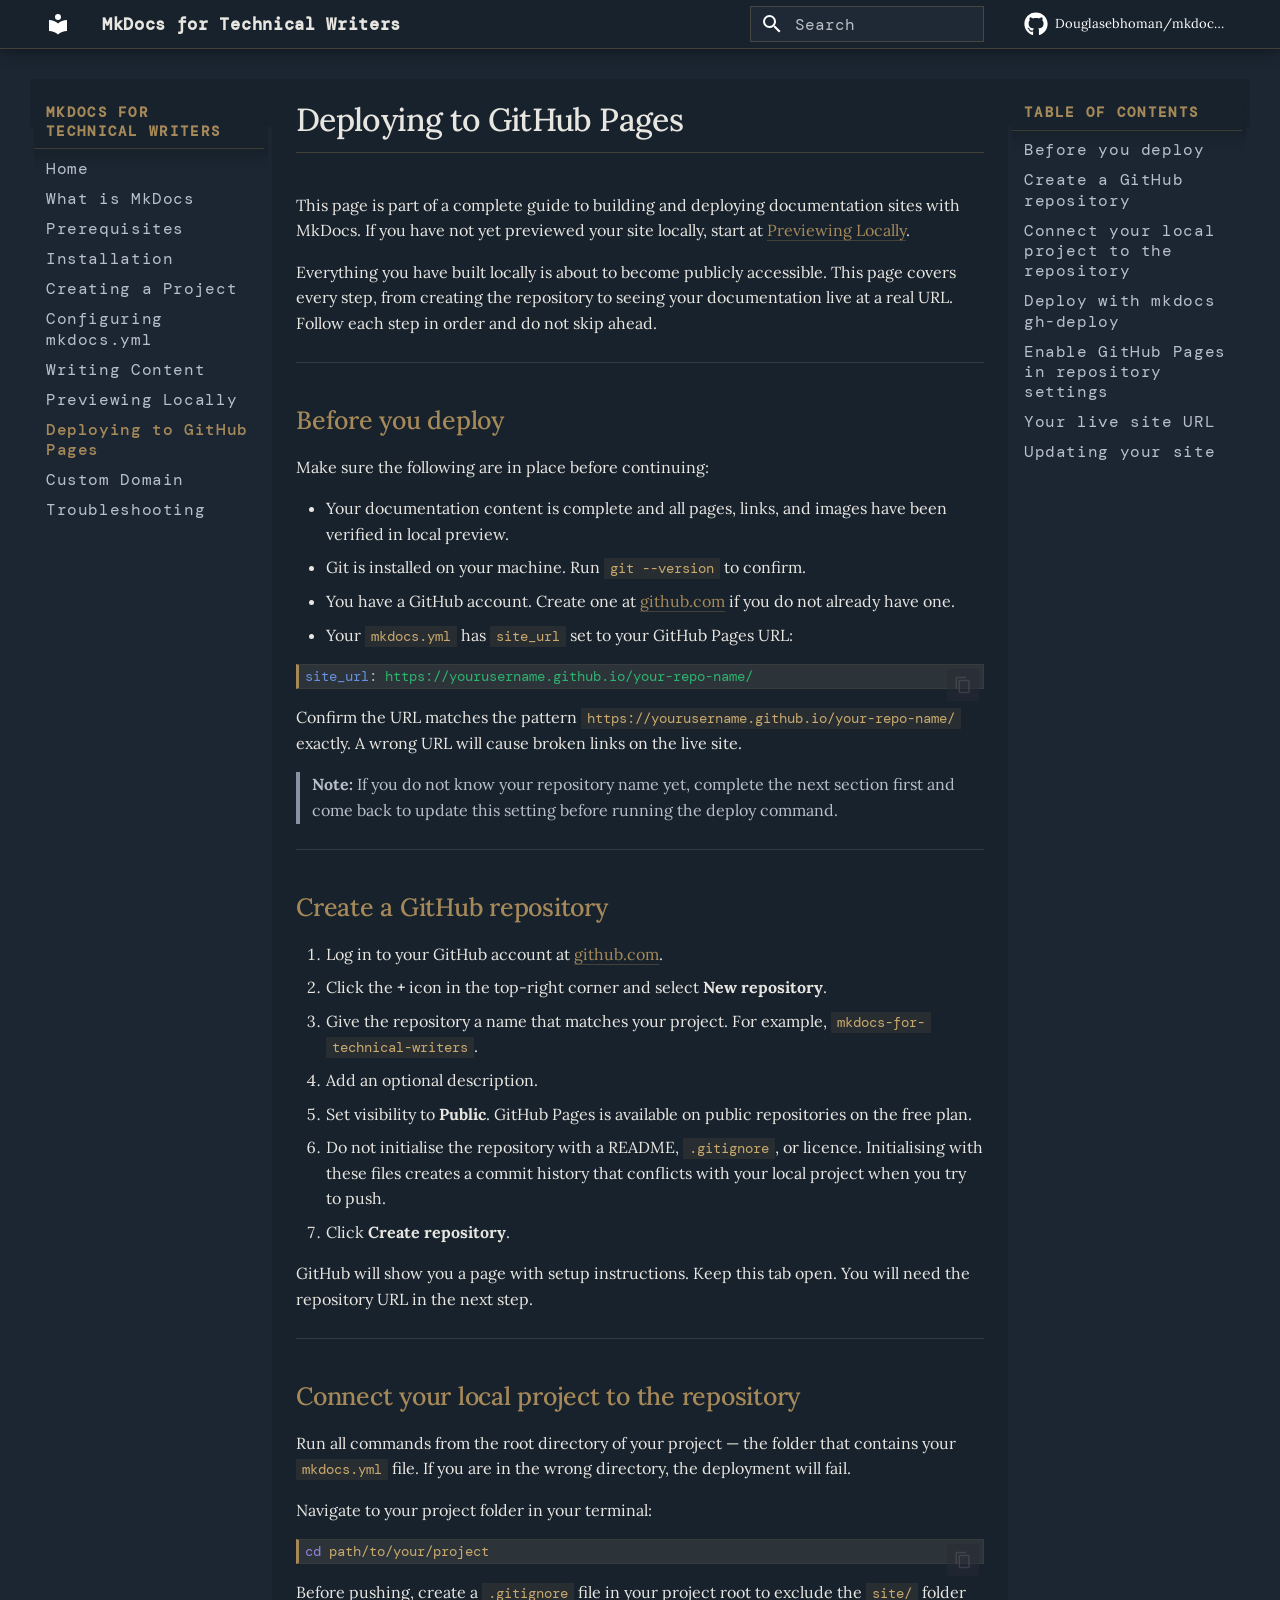
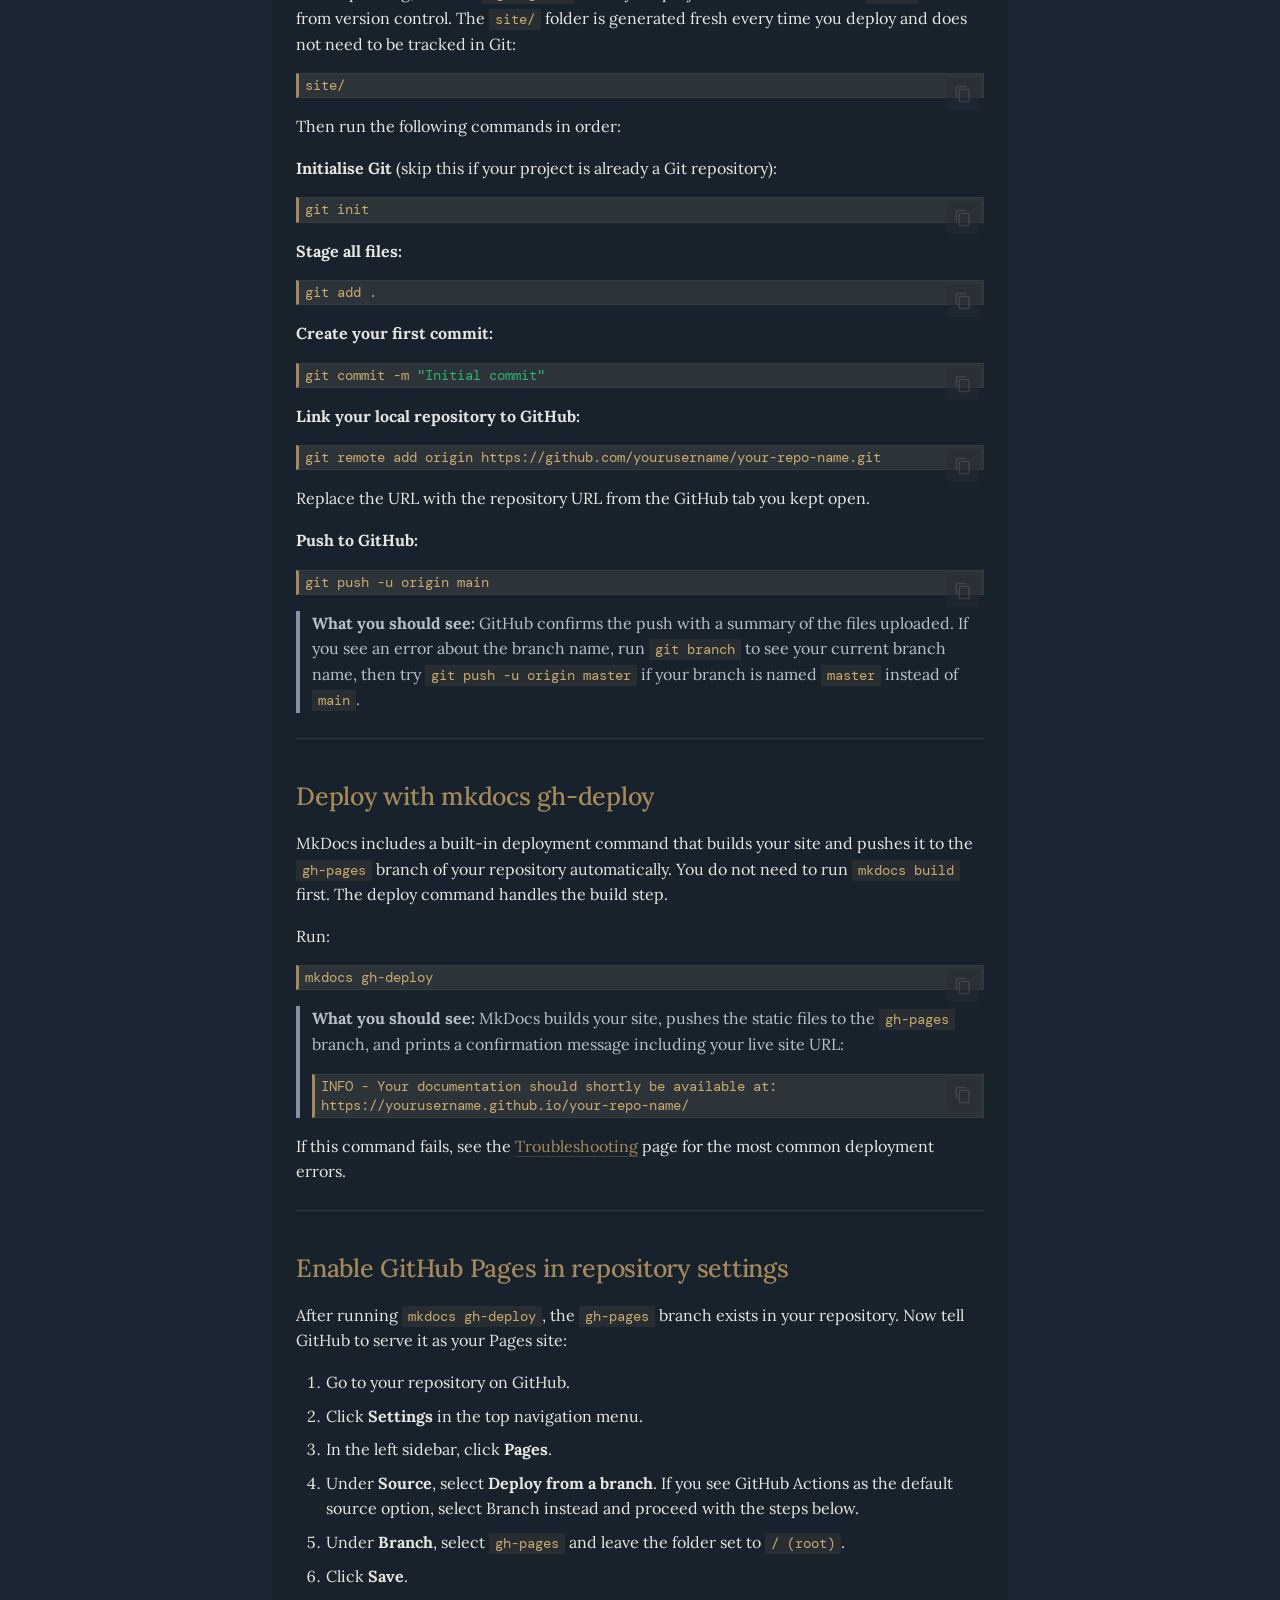
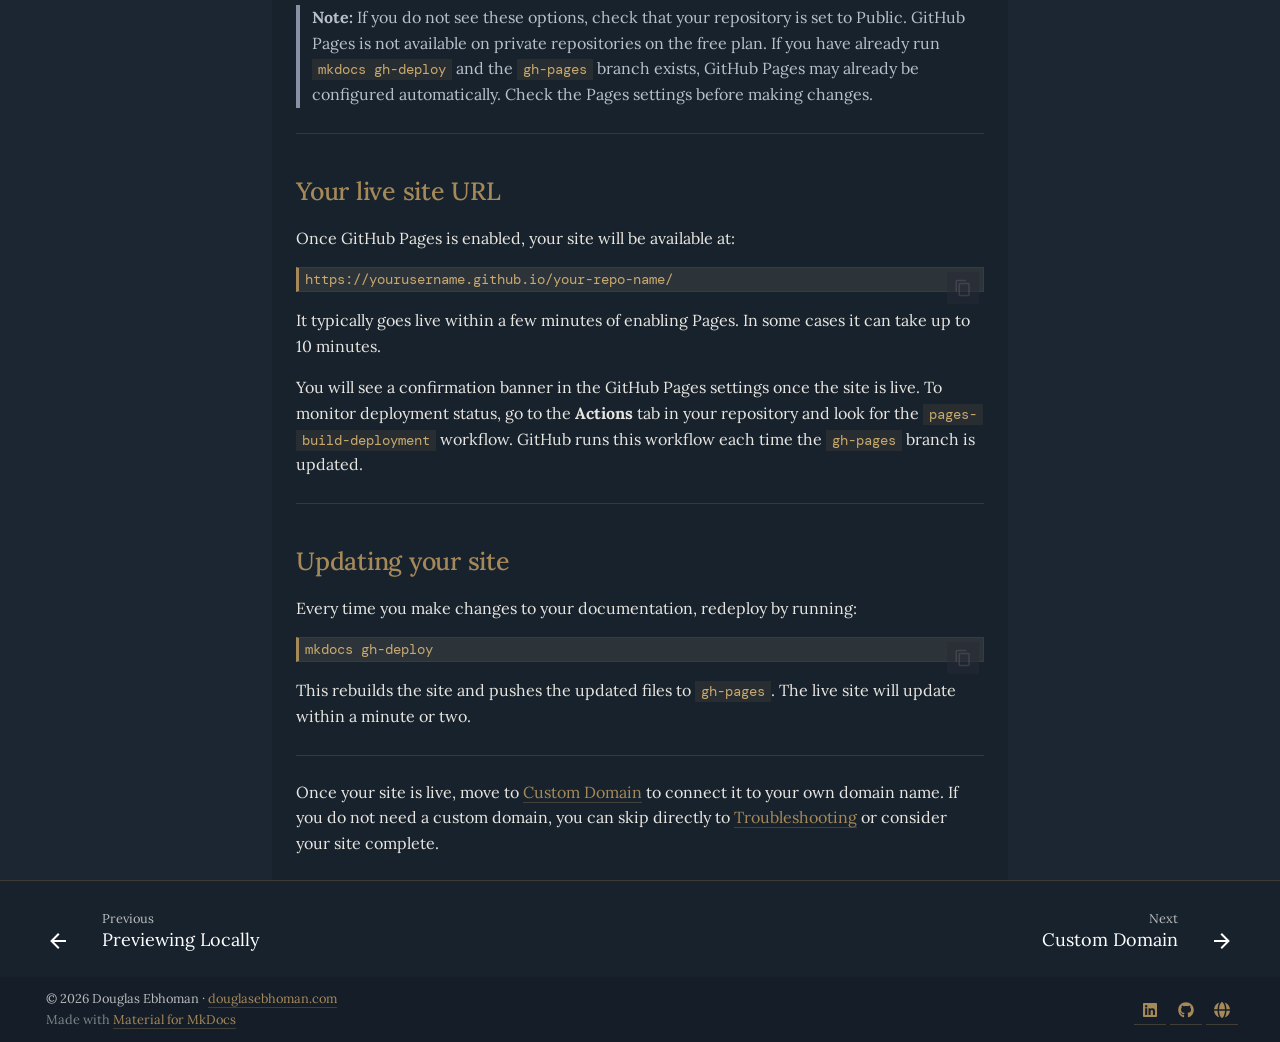
<file: deploying-to-github-pages/index.html>
<!doctype html>
<html lang="en" class="no-js">
  <head>
    
      <meta charset="utf-8">
      <meta name="viewport" content="width=device-width,initial-scale=1">
      
        <meta name="description" content="A complete guide to MkDocs for technical writers. Covers installation, configuration, GitHub Pages deployment, custom domains, and troubleshooting. Written for Docs-as-Code workflows.">
      
      
        <meta name="author" content="Douglas Ebhoman">
      
      
        <link rel="canonical" href="https://douglasebhoman.com/mkdocs-for-technical-writers/deploying-to-github-pages/">
      
      
        <link rel="prev" href="../previewing-locally/">
      
      
        <link rel="next" href="../custom-domain/">
      
      
        
      
      
      <link rel="icon" href="../assets/images/favicon.png">
      <meta name="generator" content="mkdocs-1.6.1, mkdocs-material-9.7.6">
    
    
      
        <title>Deploying to GitHub Pages - MkDocs for Technical Writers</title>
      
    
    
      <link rel="stylesheet" href="../assets/stylesheets/main.484c7ddc.min.css">
      
        
        <link rel="stylesheet" href="../assets/stylesheets/palette.ab4e12ef.min.css">
      
      


    
    
      
    
    
      
        
        
        <link rel="preconnect" href="https://fonts.gstatic.com" crossorigin>
        <link rel="stylesheet" href="https://fonts.googleapis.com/css?family=Roboto:300,300i,400,400i,700,700i%7CRoboto+Mono:400,400i,700,700i&display=fallback">
        <style>:root{--md-text-font:"Roboto";--md-code-font:"Roboto Mono"}</style>
      
    
    
      <link rel="stylesheet" href="../stylesheets/brand.css">
    
    <script>__md_scope=new URL("..",location),__md_hash=e=>[...e].reduce(((e,_)=>(e<<5)-e+_.charCodeAt(0)),0),__md_get=(e,_=localStorage,t=__md_scope)=>JSON.parse(_.getItem(t.pathname+"."+e)),__md_set=(e,_,t=localStorage,a=__md_scope)=>{try{t.setItem(a.pathname+"."+e,JSON.stringify(_))}catch(e){}}</script>
    
      

    
    
  
  <meta property="og:type" content="website">
  <meta property="og:title" content="Deploying to GitHub Pages - MkDocs for Technical Writers">
  <meta property="og:description" content="A complete guide to MkDocs for technical writers. Covers installation, configuration, GitHub Pages deployment, custom domains, and troubleshooting. Written for Docs-as-Code workflows.">
  <meta property="og:url" content="https://douglasebhoman.com/mkdocs-for-technical-writers/deploying-to-github-pages/">
  <meta property="og:image" content="https://douglasebhoman.com/assets/images/mkdocs-for-technical-writers-card.png">
  <meta property="og:image:width" content="1731">
  <meta property="og:image:height" content="909">
  <meta name="twitter:card" content="summary_large_image">
  <meta name="twitter:title" content="Deploying to GitHub Pages - MkDocs for Technical Writers">
  <meta name="twitter:description" content="A complete guide to MkDocs for technical writers. Covers installation, configuration, GitHub Pages deployment, custom domains, and troubleshooting. Written for Docs-as-Code workflows.">
  <meta name="twitter:image" content="https://douglasebhoman.com/assets/images/mkdocs-for-technical-writers-card.png">

  </head>
  
  
    
    
    
    
    
    <body dir="ltr" data-md-color-scheme="slate" data-md-color-primary="custom" data-md-color-accent="custom">
  
    
    <input class="md-toggle" data-md-toggle="drawer" type="checkbox" id="__drawer" autocomplete="off">
    <input class="md-toggle" data-md-toggle="search" type="checkbox" id="__search" autocomplete="off">
    <label class="md-overlay" for="__drawer"></label>
    <div data-md-component="skip">
      
        
        <a href="#deploying-to-github-pages" class="md-skip">
          Skip to content
        </a>
      
    </div>
    <div data-md-component="announce">
      
    </div>
    
    
      

  

<header class="md-header md-header--shadow" data-md-component="header">
  <nav class="md-header__inner md-grid" aria-label="Header">
    <a href=".." title="MkDocs for Technical Writers" class="md-header__button md-logo" aria-label="MkDocs for Technical Writers" data-md-component="logo">
      
  
  <svg xmlns="http://www.w3.org/2000/svg" viewBox="0 0 24 24"><path d="M12 8a3 3 0 0 0 3-3 3 3 0 0 0-3-3 3 3 0 0 0-3 3 3 3 0 0 0 3 3m0 3.54C9.64 9.35 6.5 8 3 8v11c3.5 0 6.64 1.35 9 3.54 2.36-2.19 5.5-3.54 9-3.54V8c-3.5 0-6.64 1.35-9 3.54"/></svg>

    </a>
    <label class="md-header__button md-icon" for="__drawer">
      
      <svg xmlns="http://www.w3.org/2000/svg" viewBox="0 0 24 24"><path d="M3 6h18v2H3zm0 5h18v2H3zm0 5h18v2H3z"/></svg>
    </label>
    <div class="md-header__title" data-md-component="header-title">
      <div class="md-header__ellipsis">
        <div class="md-header__topic">
          <span class="md-ellipsis">
            MkDocs for Technical Writers
          </span>
        </div>
        <div class="md-header__topic" data-md-component="header-topic">
          <span class="md-ellipsis">
            
              Deploying to GitHub Pages
            
          </span>
        </div>
      </div>
    </div>
    
      
    
    
    
    
      
      
        <label class="md-header__button md-icon" for="__search">
          
          <svg xmlns="http://www.w3.org/2000/svg" viewBox="0 0 24 24"><path d="M9.5 3A6.5 6.5 0 0 1 16 9.5c0 1.61-.59 3.09-1.56 4.23l.27.27h.79l5 5-1.5 1.5-5-5v-.79l-.27-.27A6.52 6.52 0 0 1 9.5 16 6.5 6.5 0 0 1 3 9.5 6.5 6.5 0 0 1 9.5 3m0 2C7 5 5 7 5 9.5S7 14 9.5 14 14 12 14 9.5 12 5 9.5 5"/></svg>
        </label>
        <div class="md-search" data-md-component="search" role="dialog">
  <label class="md-search__overlay" for="__search"></label>
  <div class="md-search__inner" role="search">
    <form class="md-search__form" name="search">
      <input type="text" class="md-search__input" name="query" aria-label="Search" placeholder="Search" autocapitalize="off" autocorrect="off" autocomplete="off" spellcheck="false" data-md-component="search-query" required>
      <label class="md-search__icon md-icon" for="__search">
        
        <svg xmlns="http://www.w3.org/2000/svg" viewBox="0 0 24 24"><path d="M9.5 3A6.5 6.5 0 0 1 16 9.5c0 1.61-.59 3.09-1.56 4.23l.27.27h.79l5 5-1.5 1.5-5-5v-.79l-.27-.27A6.52 6.52 0 0 1 9.5 16 6.5 6.5 0 0 1 3 9.5 6.5 6.5 0 0 1 9.5 3m0 2C7 5 5 7 5 9.5S7 14 9.5 14 14 12 14 9.5 12 5 9.5 5"/></svg>
        
        <svg xmlns="http://www.w3.org/2000/svg" viewBox="0 0 24 24"><path d="M20 11v2H8l5.5 5.5-1.42 1.42L4.16 12l7.92-7.92L13.5 5.5 8 11z"/></svg>
      </label>
      <nav class="md-search__options" aria-label="Search">
        
        <button type="reset" class="md-search__icon md-icon" title="Clear" aria-label="Clear" tabindex="-1">
          
          <svg xmlns="http://www.w3.org/2000/svg" viewBox="0 0 24 24"><path d="M19 6.41 17.59 5 12 10.59 6.41 5 5 6.41 10.59 12 5 17.59 6.41 19 12 13.41 17.59 19 19 17.59 13.41 12z"/></svg>
        </button>
      </nav>
      
        <div class="md-search__suggest" data-md-component="search-suggest"></div>
      
    </form>
    <div class="md-search__output">
      <div class="md-search__scrollwrap" tabindex="0" data-md-scrollfix>
        <div class="md-search-result" data-md-component="search-result">
          <div class="md-search-result__meta">
            Initializing search
          </div>
          <ol class="md-search-result__list" role="presentation"></ol>
        </div>
      </div>
    </div>
  </div>
</div>
      
    
    
      <div class="md-header__source">
        <a href="https://github.com/Douglasebhoman/mkdocs-for-technical-writers" title="Go to repository" class="md-source" data-md-component="source">
  <div class="md-source__icon md-icon">
    
    <svg xmlns="http://www.w3.org/2000/svg" viewBox="0 0 512 512"><!--! Font Awesome Free 7.1.0 by @fontawesome - https://fontawesome.com License - https://fontawesome.com/license/free (Icons: CC BY 4.0, Fonts: SIL OFL 1.1, Code: MIT License) Copyright 2025 Fonticons, Inc.--><path d="M173.9 397.4c0 2-2.3 3.6-5.2 3.6-3.3.3-5.6-1.3-5.6-3.6 0-2 2.3-3.6 5.2-3.6 3-.3 5.6 1.3 5.6 3.6m-31.1-4.5c-.7 2 1.3 4.3 4.3 4.9 2.6 1 5.6 0 6.2-2s-1.3-4.3-4.3-5.2c-2.6-.7-5.5.3-6.2 2.3m44.2-1.7c-2.9.7-4.9 2.6-4.6 4.9.3 2 2.9 3.3 5.9 2.6 2.9-.7 4.9-2.6 4.6-4.6-.3-1.9-3-3.2-5.9-2.9M252.8 8C114.1 8 8 113.3 8 252c0 110.9 69.8 205.8 169.5 239.2 12.8 2.3 17.3-5.6 17.3-12.1 0-6.2-.3-40.4-.3-61.4 0 0-70 15-84.7-29.8 0 0-11.4-29.1-27.8-36.6 0 0-22.9-15.7 1.6-15.4 0 0 24.9 2 38.6 25.8 21.9 38.6 58.6 27.5 72.9 20.9 2.3-16 8.8-27.1 16-33.7-55.9-6.2-112.3-14.3-112.3-110.5 0-27.5 7.6-41.3 23.6-58.9-2.6-6.5-11.1-33.3 2.6-67.9 20.9-6.5 69 27 69 27 20-5.6 41.5-8.5 62.8-8.5s42.8 2.9 62.8 8.5c0 0 48.1-33.6 69-27 13.7 34.7 5.2 61.4 2.6 67.9 16 17.7 25.8 31.5 25.8 58.9 0 96.5-58.9 104.2-114.8 110.5 9.2 7.9 17 22.9 17 46.4 0 33.7-.3 75.4-.3 83.6 0 6.5 4.6 14.4 17.3 12.1C436.2 457.8 504 362.9 504 252 504 113.3 391.5 8 252.8 8M105.2 352.9c-1.3 1-1 3.3.7 5.2 1.6 1.6 3.9 2.3 5.2 1 1.3-1 1-3.3-.7-5.2-1.6-1.6-3.9-2.3-5.2-1m-10.8-8.1c-.7 1.3.3 2.9 2.3 3.9 1.6 1 3.6.7 4.3-.7.7-1.3-.3-2.9-2.3-3.9-2-.6-3.6-.3-4.3.7m32.4 35.6c-1.6 1.3-1 4.3 1.3 6.2 2.3 2.3 5.2 2.6 6.5 1 1.3-1.3.7-4.3-1.3-6.2-2.2-2.3-5.2-2.6-6.5-1m-11.4-14.7c-1.6 1-1.6 3.6 0 5.9s4.3 3.3 5.6 2.3c1.6-1.3 1.6-3.9 0-6.2-1.4-2.3-4-3.3-5.6-2"/></svg>
  </div>
  <div class="md-source__repository">
    Douglasebhoman/mkdocs-for-technical-writers
  </div>
</a>
      </div>
    
  </nav>
  
</header>
    
    <div class="md-container" data-md-component="container">
      
      
        
          
        
      
      <main class="md-main" data-md-component="main">
        <div class="md-main__inner md-grid">
          
            
              
              <div class="md-sidebar md-sidebar--primary" data-md-component="sidebar" data-md-type="navigation" >
                <div class="md-sidebar__scrollwrap">
                  <div class="md-sidebar__inner">
                    



<nav class="md-nav md-nav--primary" aria-label="Navigation" data-md-level="0">
  <label class="md-nav__title" for="__drawer">
    <a href=".." title="MkDocs for Technical Writers" class="md-nav__button md-logo" aria-label="MkDocs for Technical Writers" data-md-component="logo">
      
  
  <svg xmlns="http://www.w3.org/2000/svg" viewBox="0 0 24 24"><path d="M12 8a3 3 0 0 0 3-3 3 3 0 0 0-3-3 3 3 0 0 0-3 3 3 3 0 0 0 3 3m0 3.54C9.64 9.35 6.5 8 3 8v11c3.5 0 6.64 1.35 9 3.54 2.36-2.19 5.5-3.54 9-3.54V8c-3.5 0-6.64 1.35-9 3.54"/></svg>

    </a>
    MkDocs for Technical Writers
  </label>
  
    <div class="md-nav__source">
      <a href="https://github.com/Douglasebhoman/mkdocs-for-technical-writers" title="Go to repository" class="md-source" data-md-component="source">
  <div class="md-source__icon md-icon">
    
    <svg xmlns="http://www.w3.org/2000/svg" viewBox="0 0 512 512"><!--! Font Awesome Free 7.1.0 by @fontawesome - https://fontawesome.com License - https://fontawesome.com/license/free (Icons: CC BY 4.0, Fonts: SIL OFL 1.1, Code: MIT License) Copyright 2025 Fonticons, Inc.--><path d="M173.9 397.4c0 2-2.3 3.6-5.2 3.6-3.3.3-5.6-1.3-5.6-3.6 0-2 2.3-3.6 5.2-3.6 3-.3 5.6 1.3 5.6 3.6m-31.1-4.5c-.7 2 1.3 4.3 4.3 4.9 2.6 1 5.6 0 6.2-2s-1.3-4.3-4.3-5.2c-2.6-.7-5.5.3-6.2 2.3m44.2-1.7c-2.9.7-4.9 2.6-4.6 4.9.3 2 2.9 3.3 5.9 2.6 2.9-.7 4.9-2.6 4.6-4.6-.3-1.9-3-3.2-5.9-2.9M252.8 8C114.1 8 8 113.3 8 252c0 110.9 69.8 205.8 169.5 239.2 12.8 2.3 17.3-5.6 17.3-12.1 0-6.2-.3-40.4-.3-61.4 0 0-70 15-84.7-29.8 0 0-11.4-29.1-27.8-36.6 0 0-22.9-15.7 1.6-15.4 0 0 24.9 2 38.6 25.8 21.9 38.6 58.6 27.5 72.9 20.9 2.3-16 8.8-27.1 16-33.7-55.9-6.2-112.3-14.3-112.3-110.5 0-27.5 7.6-41.3 23.6-58.9-2.6-6.5-11.1-33.3 2.6-67.9 20.9-6.5 69 27 69 27 20-5.6 41.5-8.5 62.8-8.5s42.8 2.9 62.8 8.5c0 0 48.1-33.6 69-27 13.7 34.7 5.2 61.4 2.6 67.9 16 17.7 25.8 31.5 25.8 58.9 0 96.5-58.9 104.2-114.8 110.5 9.2 7.9 17 22.9 17 46.4 0 33.7-.3 75.4-.3 83.6 0 6.5 4.6 14.4 17.3 12.1C436.2 457.8 504 362.9 504 252 504 113.3 391.5 8 252.8 8M105.2 352.9c-1.3 1-1 3.3.7 5.2 1.6 1.6 3.9 2.3 5.2 1 1.3-1 1-3.3-.7-5.2-1.6-1.6-3.9-2.3-5.2-1m-10.8-8.1c-.7 1.3.3 2.9 2.3 3.9 1.6 1 3.6.7 4.3-.7.7-1.3-.3-2.9-2.3-3.9-2-.6-3.6-.3-4.3.7m32.4 35.6c-1.6 1.3-1 4.3 1.3 6.2 2.3 2.3 5.2 2.6 6.5 1 1.3-1.3.7-4.3-1.3-6.2-2.2-2.3-5.2-2.6-6.5-1m-11.4-14.7c-1.6 1-1.6 3.6 0 5.9s4.3 3.3 5.6 2.3c1.6-1.3 1.6-3.9 0-6.2-1.4-2.3-4-3.3-5.6-2"/></svg>
  </div>
  <div class="md-source__repository">
    Douglasebhoman/mkdocs-for-technical-writers
  </div>
</a>
    </div>
  
  <ul class="md-nav__list" data-md-scrollfix>
    
      
      
  
  
  
  
    <li class="md-nav__item">
      <a href=".." class="md-nav__link">
        
  
  
  <span class="md-ellipsis">
    
  
    Home
  

    
  </span>
  
  

      </a>
    </li>
  

    
      
      
  
  
  
  
    <li class="md-nav__item">
      <a href="../what-is-mkdocs/" class="md-nav__link">
        
  
  
  <span class="md-ellipsis">
    
  
    What is MkDocs
  

    
  </span>
  
  

      </a>
    </li>
  

    
      
      
  
  
  
  
    <li class="md-nav__item">
      <a href="../prerequisites/" class="md-nav__link">
        
  
  
  <span class="md-ellipsis">
    
  
    Prerequisites
  

    
  </span>
  
  

      </a>
    </li>
  

    
      
      
  
  
  
  
    <li class="md-nav__item">
      <a href="../installation/" class="md-nav__link">
        
  
  
  <span class="md-ellipsis">
    
  
    Installation
  

    
  </span>
  
  

      </a>
    </li>
  

    
      
      
  
  
  
  
    <li class="md-nav__item">
      <a href="../creating-a-project/" class="md-nav__link">
        
  
  
  <span class="md-ellipsis">
    
  
    Creating a Project
  

    
  </span>
  
  

      </a>
    </li>
  

    
      
      
  
  
  
  
    <li class="md-nav__item">
      <a href="../configuring-mkdocs-yml/" class="md-nav__link">
        
  
  
  <span class="md-ellipsis">
    
  
    Configuring mkdocs.yml
  

    
  </span>
  
  

      </a>
    </li>
  

    
      
      
  
  
  
  
    <li class="md-nav__item">
      <a href="../writing-content/" class="md-nav__link">
        
  
  
  <span class="md-ellipsis">
    
  
    Writing Content
  

    
  </span>
  
  

      </a>
    </li>
  

    
      
      
  
  
  
  
    <li class="md-nav__item">
      <a href="../previewing-locally/" class="md-nav__link">
        
  
  
  <span class="md-ellipsis">
    
  
    Previewing Locally
  

    
  </span>
  
  

      </a>
    </li>
  

    
      
      
  
  
    
  
  
  
    <li class="md-nav__item md-nav__item--active">
      
      <input class="md-nav__toggle md-toggle" type="checkbox" id="__toc">
      
      
        
      
      
        <label class="md-nav__link md-nav__link--active" for="__toc">
          
  
  
  <span class="md-ellipsis">
    
  
    Deploying to GitHub Pages
  

    
  </span>
  
  

          <span class="md-nav__icon md-icon"></span>
        </label>
      
      <a href="./" class="md-nav__link md-nav__link--active">
        
  
  
  <span class="md-ellipsis">
    
  
    Deploying to GitHub Pages
  

    
  </span>
  
  

      </a>
      
        

<nav class="md-nav md-nav--secondary" aria-label="Table of contents">
  
  
  
    
  
  
    <label class="md-nav__title" for="__toc">
      <span class="md-nav__icon md-icon"></span>
      Table of contents
    </label>
    <ul class="md-nav__list" data-md-component="toc" data-md-scrollfix>
      
        <li class="md-nav__item">
  <a href="#before-you-deploy" class="md-nav__link">
    <span class="md-ellipsis">
      
        Before you deploy
      
    </span>
  </a>
  
</li>
      
        <li class="md-nav__item">
  <a href="#create-a-github-repository" class="md-nav__link">
    <span class="md-ellipsis">
      
        Create a GitHub repository
      
    </span>
  </a>
  
</li>
      
        <li class="md-nav__item">
  <a href="#connect-your-local-project-to-the-repository" class="md-nav__link">
    <span class="md-ellipsis">
      
        Connect your local project to the repository
      
    </span>
  </a>
  
</li>
      
        <li class="md-nav__item">
  <a href="#deploy-with-mkdocs-gh-deploy" class="md-nav__link">
    <span class="md-ellipsis">
      
        Deploy with mkdocs gh-deploy
      
    </span>
  </a>
  
</li>
      
        <li class="md-nav__item">
  <a href="#enable-github-pages-in-repository-settings" class="md-nav__link">
    <span class="md-ellipsis">
      
        Enable GitHub Pages in repository settings
      
    </span>
  </a>
  
</li>
      
        <li class="md-nav__item">
  <a href="#your-live-site-url" class="md-nav__link">
    <span class="md-ellipsis">
      
        Your live site URL
      
    </span>
  </a>
  
</li>
      
        <li class="md-nav__item">
  <a href="#updating-your-site" class="md-nav__link">
    <span class="md-ellipsis">
      
        Updating your site
      
    </span>
  </a>
  
</li>
      
    </ul>
  
</nav>
      
    </li>
  

    
      
      
  
  
  
  
    <li class="md-nav__item">
      <a href="../custom-domain/" class="md-nav__link">
        
  
  
  <span class="md-ellipsis">
    
  
    Custom Domain
  

    
  </span>
  
  

      </a>
    </li>
  

    
      
      
  
  
  
  
    <li class="md-nav__item">
      <a href="../troubleshooting/" class="md-nav__link">
        
  
  
  <span class="md-ellipsis">
    
  
    Troubleshooting
  

    
  </span>
  
  

      </a>
    </li>
  

    
  </ul>
</nav>
                  </div>
                </div>
              </div>
            
            
              
              <div class="md-sidebar md-sidebar--secondary" data-md-component="sidebar" data-md-type="toc" >
                <div class="md-sidebar__scrollwrap">
                  <div class="md-sidebar__inner">
                    

<nav class="md-nav md-nav--secondary" aria-label="Table of contents">
  
  
  
    
  
  
    <label class="md-nav__title" for="__toc">
      <span class="md-nav__icon md-icon"></span>
      Table of contents
    </label>
    <ul class="md-nav__list" data-md-component="toc" data-md-scrollfix>
      
        <li class="md-nav__item">
  <a href="#before-you-deploy" class="md-nav__link">
    <span class="md-ellipsis">
      
        Before you deploy
      
    </span>
  </a>
  
</li>
      
        <li class="md-nav__item">
  <a href="#create-a-github-repository" class="md-nav__link">
    <span class="md-ellipsis">
      
        Create a GitHub repository
      
    </span>
  </a>
  
</li>
      
        <li class="md-nav__item">
  <a href="#connect-your-local-project-to-the-repository" class="md-nav__link">
    <span class="md-ellipsis">
      
        Connect your local project to the repository
      
    </span>
  </a>
  
</li>
      
        <li class="md-nav__item">
  <a href="#deploy-with-mkdocs-gh-deploy" class="md-nav__link">
    <span class="md-ellipsis">
      
        Deploy with mkdocs gh-deploy
      
    </span>
  </a>
  
</li>
      
        <li class="md-nav__item">
  <a href="#enable-github-pages-in-repository-settings" class="md-nav__link">
    <span class="md-ellipsis">
      
        Enable GitHub Pages in repository settings
      
    </span>
  </a>
  
</li>
      
        <li class="md-nav__item">
  <a href="#your-live-site-url" class="md-nav__link">
    <span class="md-ellipsis">
      
        Your live site URL
      
    </span>
  </a>
  
</li>
      
        <li class="md-nav__item">
  <a href="#updating-your-site" class="md-nav__link">
    <span class="md-ellipsis">
      
        Updating your site
      
    </span>
  </a>
  
</li>
      
    </ul>
  
</nav>
                  </div>
                </div>
              </div>
            
          
          
            <div class="md-content" data-md-component="content">
              
              <article class="md-content__inner md-typeset">
                
                  


  
  


<h1 id="deploying-to-github-pages">Deploying to GitHub Pages<a class="headerlink" href="#deploying-to-github-pages" title="Permanent link">&para;</a></h1>
<p>This page is part of a complete guide to building and deploying documentation sites with MkDocs. If you have not yet previewed your site locally, start at <a href="../previewing-locally/">Previewing Locally</a>.</p>
<p>Everything you have built locally is about to become publicly accessible. This page covers every step, from creating the repository to seeing your documentation live at a real URL. Follow each step in order and do not skip ahead.</p>
<hr />
<h2 id="before-you-deploy">Before you deploy<a class="headerlink" href="#before-you-deploy" title="Permanent link">&para;</a></h2>
<p>Make sure the following are in place before continuing:</p>
<ul>
<li>Your documentation content is complete and all pages, links, and images have been verified in local preview.</li>
<li>Git is installed on your machine. Run <code>git --version</code> to confirm.</li>
<li>You have a GitHub account. Create one at <a href="https://github.com">github.com</a> if you do not already have one.</li>
<li>Your <code>mkdocs.yml</code> has <code>site_url</code> set to your GitHub Pages URL:</li>
</ul>
<div class="highlight"><pre><span></span><code><a id="__codelineno-0-1" name="__codelineno-0-1" href="#__codelineno-0-1"></a><span class="nt">site_url</span><span class="p">:</span><span class="w"> </span><span class="l l-Scalar l-Scalar-Plain">https://yourusername.github.io/your-repo-name/</span>
</code></pre></div>
<p>Confirm the URL matches the pattern <code>https://yourusername.github.io/your-repo-name/</code> exactly. A wrong URL will cause broken links on the live site.</p>
<blockquote>
<p><strong>Note:</strong> If you do not know your repository name yet, complete the next section first and come back to update this setting before running the deploy command.</p>
</blockquote>
<hr />
<h2 id="create-a-github-repository">Create a GitHub repository<a class="headerlink" href="#create-a-github-repository" title="Permanent link">&para;</a></h2>
<ol>
<li>Log in to your GitHub account at <a href="https://github.com">github.com</a>.</li>
<li>Click the <strong>+</strong> icon in the top-right corner and select <strong>New repository</strong>.</li>
<li>Give the repository a name that matches your project. For example, <code>mkdocs-for-technical-writers</code>.</li>
<li>Add an optional description.</li>
<li>Set visibility to <strong>Public</strong>. GitHub Pages is available on public repositories on the free plan.</li>
<li>Do not initialise the repository with a README, <code>.gitignore</code>, or licence. Initialising with these files creates a commit history that conflicts with your local project when you try to push.</li>
<li>Click <strong>Create repository</strong>.</li>
</ol>
<p>GitHub will show you a page with setup instructions. Keep this tab open. You will need the repository URL in the next step.</p>
<hr />
<h2 id="connect-your-local-project-to-the-repository">Connect your local project to the repository<a class="headerlink" href="#connect-your-local-project-to-the-repository" title="Permanent link">&para;</a></h2>
<p>Run all commands from the root directory of your project — the folder that contains your <code>mkdocs.yml</code> file. If you are in the wrong directory, the deployment will fail.</p>
<p>Navigate to your project folder in your terminal:</p>
<div class="highlight"><pre><span></span><code><a id="__codelineno-1-1" name="__codelineno-1-1" href="#__codelineno-1-1"></a><span class="nb">cd</span><span class="w"> </span>path/to/your/project
</code></pre></div>
<p>Before pushing, create a <code>.gitignore</code> file in your project root to exclude the <code>site/</code> folder from version control. The <code>site/</code> folder is generated fresh every time you deploy and does not need to be tracked in Git:</p>
<div class="highlight"><pre><span></span><code><a id="__codelineno-2-1" name="__codelineno-2-1" href="#__codelineno-2-1"></a>site/
</code></pre></div>
<p>Then run the following commands in order:</p>
<p><strong>Initialise Git</strong> (skip this if your project is already a Git repository):</p>
<div class="highlight"><pre><span></span><code><a id="__codelineno-3-1" name="__codelineno-3-1" href="#__codelineno-3-1"></a>git<span class="w"> </span>init
</code></pre></div>
<p><strong>Stage all files:</strong></p>
<div class="highlight"><pre><span></span><code><a id="__codelineno-4-1" name="__codelineno-4-1" href="#__codelineno-4-1"></a>git<span class="w"> </span>add<span class="w"> </span>.
</code></pre></div>
<p><strong>Create your first commit:</strong></p>
<div class="highlight"><pre><span></span><code><a id="__codelineno-5-1" name="__codelineno-5-1" href="#__codelineno-5-1"></a>git<span class="w"> </span>commit<span class="w"> </span>-m<span class="w"> </span><span class="s2">&quot;Initial commit&quot;</span>
</code></pre></div>
<p><strong>Link your local repository to GitHub:</strong></p>
<div class="highlight"><pre><span></span><code><a id="__codelineno-6-1" name="__codelineno-6-1" href="#__codelineno-6-1"></a>git<span class="w"> </span>remote<span class="w"> </span>add<span class="w"> </span>origin<span class="w"> </span>https://github.com/yourusername/your-repo-name.git
</code></pre></div>
<p>Replace the URL with the repository URL from the GitHub tab you kept open.</p>
<p><strong>Push to GitHub:</strong></p>
<div class="highlight"><pre><span></span><code><a id="__codelineno-7-1" name="__codelineno-7-1" href="#__codelineno-7-1"></a>git<span class="w"> </span>push<span class="w"> </span>-u<span class="w"> </span>origin<span class="w"> </span>main
</code></pre></div>
<blockquote>
<p><strong>What you should see:</strong> GitHub confirms the push with a summary of the files uploaded. If you see an error about the branch name, run <code>git branch</code> to see your current branch name, then try <code>git push -u origin master</code> if your branch is named <code>master</code> instead of <code>main</code>.</p>
</blockquote>
<hr />
<h2 id="deploy-with-mkdocs-gh-deploy">Deploy with mkdocs gh-deploy<a class="headerlink" href="#deploy-with-mkdocs-gh-deploy" title="Permanent link">&para;</a></h2>
<p>MkDocs includes a built-in deployment command that builds your site and pushes it to the <code>gh-pages</code> branch of your repository automatically. You do not need to run <code>mkdocs build</code> first. The deploy command handles the build step.</p>
<p>Run:</p>
<div class="highlight"><pre><span></span><code><a id="__codelineno-8-1" name="__codelineno-8-1" href="#__codelineno-8-1"></a>mkdocs<span class="w"> </span>gh-deploy
</code></pre></div>
<blockquote>
<p><strong>What you should see:</strong> MkDocs builds your site, pushes the static files to the <code>gh-pages</code> branch, and prints a confirmation message including your live site URL:
<div class="highlight"><pre><span></span><code><a id="__codelineno-9-1" name="__codelineno-9-1" href="#__codelineno-9-1"></a>INFO - Your documentation should shortly be available at:
<a id="__codelineno-9-2" name="__codelineno-9-2" href="#__codelineno-9-2"></a>https://yourusername.github.io/your-repo-name/
</code></pre></div></p>
</blockquote>
<p>If this command fails, see the <a href="../troubleshooting/">Troubleshooting</a> page for the most common deployment errors.</p>
<hr />
<h2 id="enable-github-pages-in-repository-settings">Enable GitHub Pages in repository settings<a class="headerlink" href="#enable-github-pages-in-repository-settings" title="Permanent link">&para;</a></h2>
<p>After running <code>mkdocs gh-deploy</code>, the <code>gh-pages</code> branch exists in your repository. Now tell GitHub to serve it as your Pages site:</p>
<ol>
<li>Go to your repository on GitHub.</li>
<li>Click <strong>Settings</strong> in the top navigation menu.</li>
<li>In the left sidebar, click <strong>Pages</strong>.</li>
<li>Under <strong>Source</strong>, select <strong>Deploy from a branch</strong>. If you see GitHub Actions as the default source option, select Branch instead and proceed with the steps below.</li>
<li>Under <strong>Branch</strong>, select <code>gh-pages</code> and leave the folder set to <code>/ (root)</code>.</li>
<li>Click <strong>Save</strong>.</li>
</ol>
<blockquote>
<p><strong>Note:</strong> If you do not see these options, check that your repository is set to Public. GitHub Pages is not available on private repositories on the free plan. If you have already run <code>mkdocs gh-deploy</code> and the <code>gh-pages</code> branch exists, GitHub Pages may already be configured automatically. Check the Pages settings before making changes.</p>
</blockquote>
<hr />
<h2 id="your-live-site-url">Your live site URL<a class="headerlink" href="#your-live-site-url" title="Permanent link">&para;</a></h2>
<p>Once GitHub Pages is enabled, your site will be available at:</p>
<div class="highlight"><pre><span></span><code><a id="__codelineno-10-1" name="__codelineno-10-1" href="#__codelineno-10-1"></a>https://yourusername.github.io/your-repo-name/
</code></pre></div>
<p>It typically goes live within a few minutes of enabling Pages. In some cases it can take up to 10 minutes.</p>
<p>You will see a confirmation banner in the GitHub Pages settings once the site is live. To monitor deployment status, go to the <strong>Actions</strong> tab in your repository and look for the <code>pages-build-deployment</code> workflow. GitHub runs this workflow each time the <code>gh-pages</code> branch is updated.</p>
<hr />
<h2 id="updating-your-site">Updating your site<a class="headerlink" href="#updating-your-site" title="Permanent link">&para;</a></h2>
<p>Every time you make changes to your documentation, redeploy by running:</p>
<div class="highlight"><pre><span></span><code><a id="__codelineno-11-1" name="__codelineno-11-1" href="#__codelineno-11-1"></a>mkdocs<span class="w"> </span>gh-deploy
</code></pre></div>
<p>This rebuilds the site and pushes the updated files to <code>gh-pages</code>. The live site will update within a minute or two.</p>
<hr />
<p>Once your site is live, move to <a href="../custom-domain/">Custom Domain</a> to connect it to your own domain name. If you do not need a custom domain, you can skip directly to <a href="../troubleshooting/">Troubleshooting</a> or consider your site complete.</p>












                
              </article>
            </div>
          
          
<script>var target=document.getElementById(location.hash.slice(1));target&&target.name&&(target.checked=target.name.startsWith("__tabbed_"))</script>
        </div>
        
          <button type="button" class="md-top md-icon" data-md-component="top" hidden>
  
  <svg xmlns="http://www.w3.org/2000/svg" viewBox="0 0 24 24"><path d="M13 20h-2V8l-5.5 5.5-1.42-1.42L12 4.16l7.92 7.92-1.42 1.42L13 8z"/></svg>
  Back to top
</button>
        
      </main>
      
        <footer class="md-footer">
  
    
      
      <nav class="md-footer__inner md-grid" aria-label="Footer" >
        
          
          <a href="../previewing-locally/" class="md-footer__link md-footer__link--prev" aria-label="Previous: Previewing Locally">
            <div class="md-footer__button md-icon">
              
              <svg xmlns="http://www.w3.org/2000/svg" viewBox="0 0 24 24"><path d="M20 11v2H8l5.5 5.5-1.42 1.42L4.16 12l7.92-7.92L13.5 5.5 8 11z"/></svg>
            </div>
            <div class="md-footer__title">
              <span class="md-footer__direction">
                Previous
              </span>
              <div class="md-ellipsis">
                Previewing Locally
              </div>
            </div>
          </a>
        
        
          
          <a href="../custom-domain/" class="md-footer__link md-footer__link--next" aria-label="Next: Custom Domain">
            <div class="md-footer__title">
              <span class="md-footer__direction">
                Next
              </span>
              <div class="md-ellipsis">
                Custom Domain
              </div>
            </div>
            <div class="md-footer__button md-icon">
              
              <svg xmlns="http://www.w3.org/2000/svg" viewBox="0 0 24 24"><path d="M4 11v2h12l-5.5 5.5 1.42 1.42L19.84 12l-7.92-7.92L10.5 5.5 16 11z"/></svg>
            </div>
          </a>
        
      </nav>
    
  
  <div class="md-footer-meta md-typeset">
    <div class="md-footer-meta__inner md-grid">
      <div class="md-copyright">
  
    <div class="md-copyright__highlight">
      © 2026 Douglas Ebhoman · <a href="https://douglasebhoman.com">douglasebhoman.com</a>
    </div>
  
  
    Made with
    <a href="https://squidfunk.github.io/mkdocs-material/" target="_blank" rel="noopener">
      Material for MkDocs
    </a>
  
</div>
      
        
<div class="md-social">
  
    
    
    
    
      
      
    
    <a href="https://linkedin.com/in/douglas-ebhoman-757329289" target="_blank" rel="noopener" title="linkedin.com" class="md-social__link">
      <svg xmlns="http://www.w3.org/2000/svg" viewBox="0 0 448 512"><!--! Font Awesome Free 7.1.0 by @fontawesome - https://fontawesome.com License - https://fontawesome.com/license/free (Icons: CC BY 4.0, Fonts: SIL OFL 1.1, Code: MIT License) Copyright 2025 Fonticons, Inc.--><path d="M416 32H31.9C14.3 32 0 46.5 0 64.3v383.4C0 465.5 14.3 480 31.9 480H416c17.6 0 32-14.5 32-32.3V64.3c0-17.8-14.4-32.3-32-32.3M135.4 416H69V202.2h66.5V416zM102.2 96a38.5 38.5 0 1 1 0 77 38.5 38.5 0 1 1 0-77m282.1 320h-66.4V312c0-24.8-.5-56.7-34.5-56.7-34.6 0-39.9 27-39.9 54.9V416h-66.4V202.2h63.7v29.2h.9c8.9-16.8 30.6-34.5 62.9-34.5 67.2 0 79.7 44.3 79.7 101.9z"/></svg>
    </a>
  
    
    
    
    
      
      
    
    <a href="https://github.com/Douglasebhoman" target="_blank" rel="noopener" title="github.com" class="md-social__link">
      <svg xmlns="http://www.w3.org/2000/svg" viewBox="0 0 512 512"><!--! Font Awesome Free 7.1.0 by @fontawesome - https://fontawesome.com License - https://fontawesome.com/license/free (Icons: CC BY 4.0, Fonts: SIL OFL 1.1, Code: MIT License) Copyright 2025 Fonticons, Inc.--><path d="M173.9 397.4c0 2-2.3 3.6-5.2 3.6-3.3.3-5.6-1.3-5.6-3.6 0-2 2.3-3.6 5.2-3.6 3-.3 5.6 1.3 5.6 3.6m-31.1-4.5c-.7 2 1.3 4.3 4.3 4.9 2.6 1 5.6 0 6.2-2s-1.3-4.3-4.3-5.2c-2.6-.7-5.5.3-6.2 2.3m44.2-1.7c-2.9.7-4.9 2.6-4.6 4.9.3 2 2.9 3.3 5.9 2.6 2.9-.7 4.9-2.6 4.6-4.6-.3-1.9-3-3.2-5.9-2.9M252.8 8C114.1 8 8 113.3 8 252c0 110.9 69.8 205.8 169.5 239.2 12.8 2.3 17.3-5.6 17.3-12.1 0-6.2-.3-40.4-.3-61.4 0 0-70 15-84.7-29.8 0 0-11.4-29.1-27.8-36.6 0 0-22.9-15.7 1.6-15.4 0 0 24.9 2 38.6 25.8 21.9 38.6 58.6 27.5 72.9 20.9 2.3-16 8.8-27.1 16-33.7-55.9-6.2-112.3-14.3-112.3-110.5 0-27.5 7.6-41.3 23.6-58.9-2.6-6.5-11.1-33.3 2.6-67.9 20.9-6.5 69 27 69 27 20-5.6 41.5-8.5 62.8-8.5s42.8 2.9 62.8 8.5c0 0 48.1-33.6 69-27 13.7 34.7 5.2 61.4 2.6 67.9 16 17.7 25.8 31.5 25.8 58.9 0 96.5-58.9 104.2-114.8 110.5 9.2 7.9 17 22.9 17 46.4 0 33.7-.3 75.4-.3 83.6 0 6.5 4.6 14.4 17.3 12.1C436.2 457.8 504 362.9 504 252 504 113.3 391.5 8 252.8 8M105.2 352.9c-1.3 1-1 3.3.7 5.2 1.6 1.6 3.9 2.3 5.2 1 1.3-1 1-3.3-.7-5.2-1.6-1.6-3.9-2.3-5.2-1m-10.8-8.1c-.7 1.3.3 2.9 2.3 3.9 1.6 1 3.6.7 4.3-.7.7-1.3-.3-2.9-2.3-3.9-2-.6-3.6-.3-4.3.7m32.4 35.6c-1.6 1.3-1 4.3 1.3 6.2 2.3 2.3 5.2 2.6 6.5 1 1.3-1.3.7-4.3-1.3-6.2-2.2-2.3-5.2-2.6-6.5-1m-11.4-14.7c-1.6 1-1.6 3.6 0 5.9s4.3 3.3 5.6 2.3c1.6-1.3 1.6-3.9 0-6.2-1.4-2.3-4-3.3-5.6-2"/></svg>
    </a>
  
    
    
    
    
      
      
    
    <a href="https://douglasebhoman.com" target="_blank" rel="noopener" title="douglasebhoman.com" class="md-social__link">
      <svg xmlns="http://www.w3.org/2000/svg" viewBox="0 0 512 512"><!--! Font Awesome Free 7.1.0 by @fontawesome - https://fontawesome.com License - https://fontawesome.com/license/free (Icons: CC BY 4.0, Fonts: SIL OFL 1.1, Code: MIT License) Copyright 2025 Fonticons, Inc.--><path d="M351.9 280H161c2.9 64.5 17.2 123.9 37.5 167.4 11.4 24.5 23.7 41.8 35.1 52.4 11.2 10.5 18.9 12.2 22.9 12.2s11.7-1.7 22.9-12.2c11.4-10.6 23.7-28 35.1-52.4 20.3-43.5 34.6-102.9 37.5-167.4zm-191-48h190.9c-2.8-64.5-17.1-123.9-37.4-167.4-11.4-24.4-23.7-41.8-35.1-52.4C268.1 1.7 260.4 0 256.4 0s-11.7 1.7-22.9 12.2c-11.4 10.6-23.7 28-35.1 52.4-20.3 43.5-34.6 102.9-37.5 167.4m-48 0c3.5-85.6 25.6-165.1 57.9-217.3C78.7 47.3 10.9 131.2 1.5 232zM1.5 280c9.4 100.8 77.2 184.7 169.3 217.3-32.3-52.2-54.4-131.7-57.9-217.3zm398.4 0c-3.5 85.6-25.6 165.1-57.9 217.3 92.1-32.7 159.9-116.5 169.3-217.3zm111.4-48C501.9 131.2 434.1 47.3 342 14.7c32.3 52.2 54.4 131.7 57.9 217.3z"/></svg>
    </a>
  
</div>
      
    </div>
  </div>
</footer>
      
    </div>
    <div class="md-dialog" data-md-component="dialog">
      <div class="md-dialog__inner md-typeset"></div>
    </div>
    
    
    
      
      
      <script id="__config" type="application/json">{"annotate": null, "base": "..", "features": ["navigation.instant", "navigation.top", "navigation.sections", "navigation.footer", "search.highlight", "search.suggest", "content.code.copy"], "search": "../assets/javascripts/workers/search.2c215733.min.js", "tags": null, "translations": {"clipboard.copied": "Copied to clipboard", "clipboard.copy": "Copy to clipboard", "search.result.more.one": "1 more on this page", "search.result.more.other": "# more on this page", "search.result.none": "No matching documents", "search.result.one": "1 matching document", "search.result.other": "# matching documents", "search.result.placeholder": "Type to start searching", "search.result.term.missing": "Missing", "select.version": "Select version"}, "version": null}</script>
    
    
      <script src="../assets/javascripts/bundle.79ae519e.min.js"></script>
      
    
  </body>
</html>
</file>
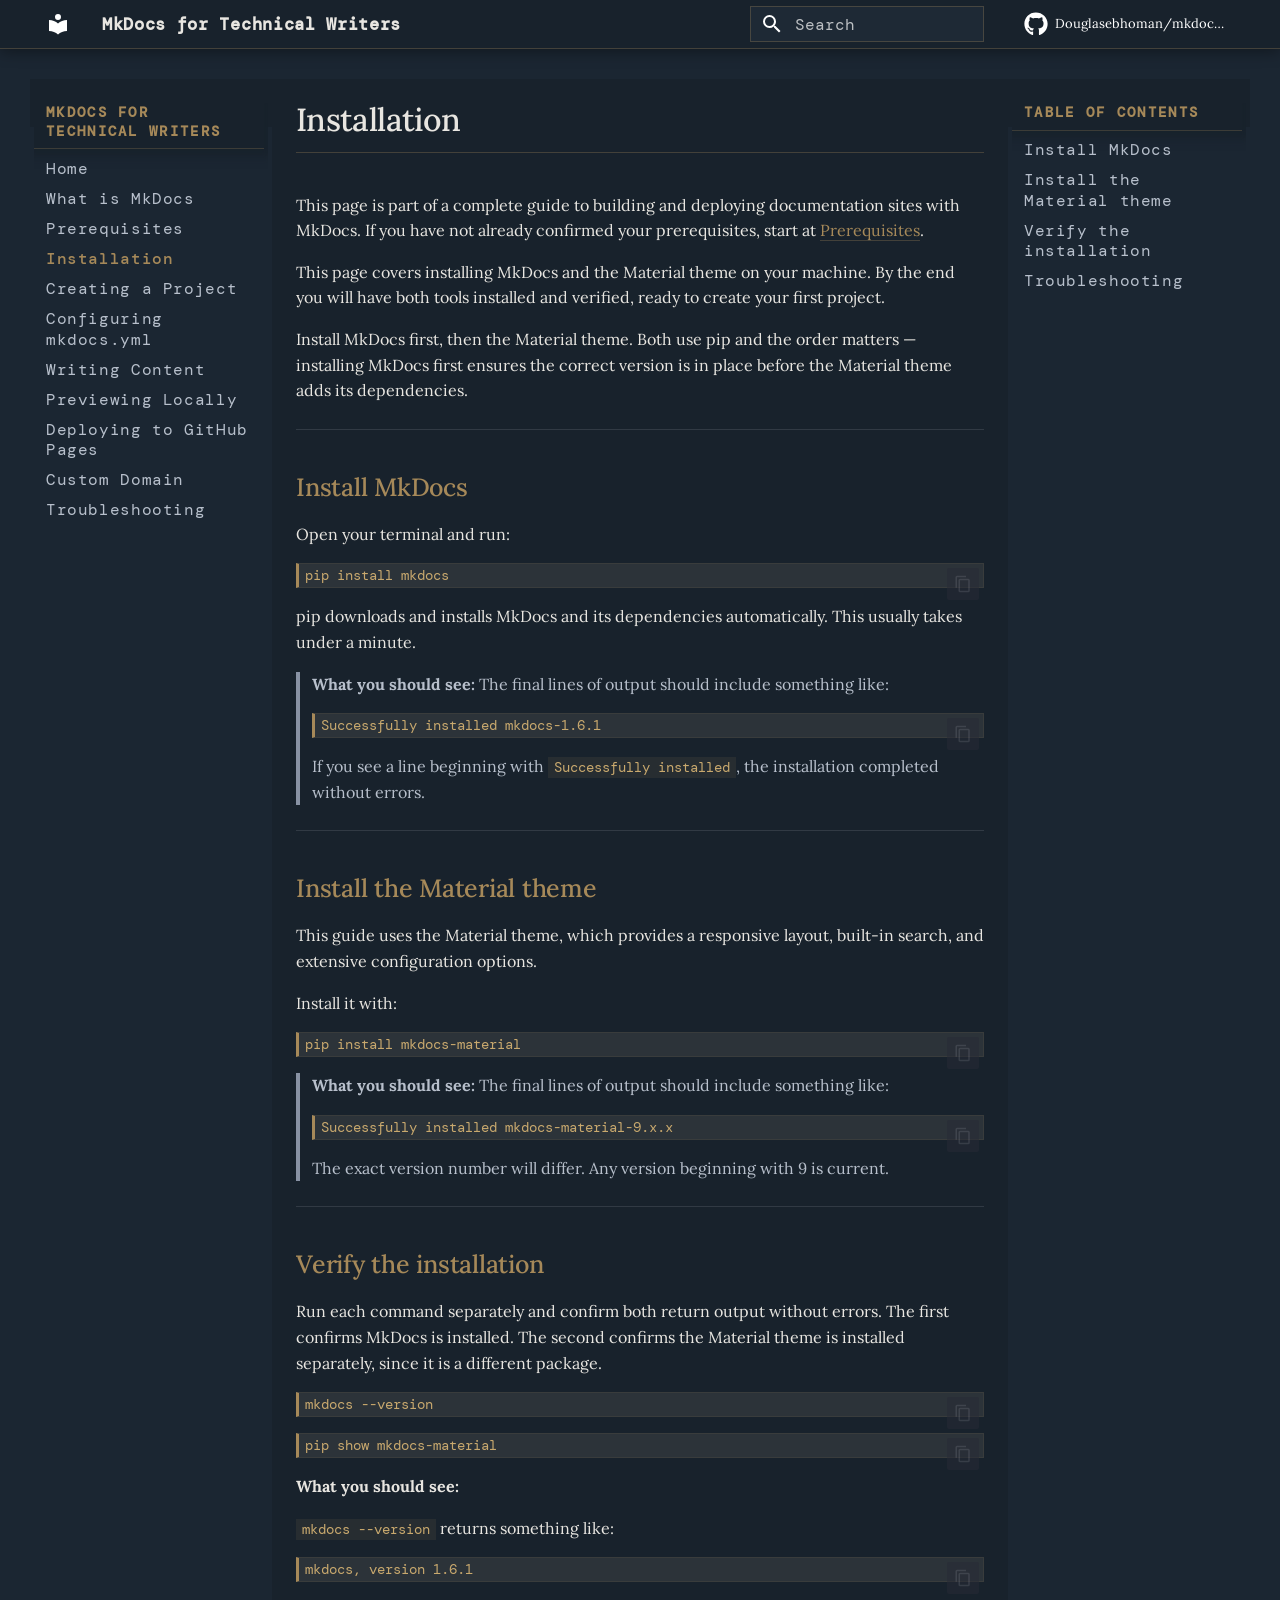
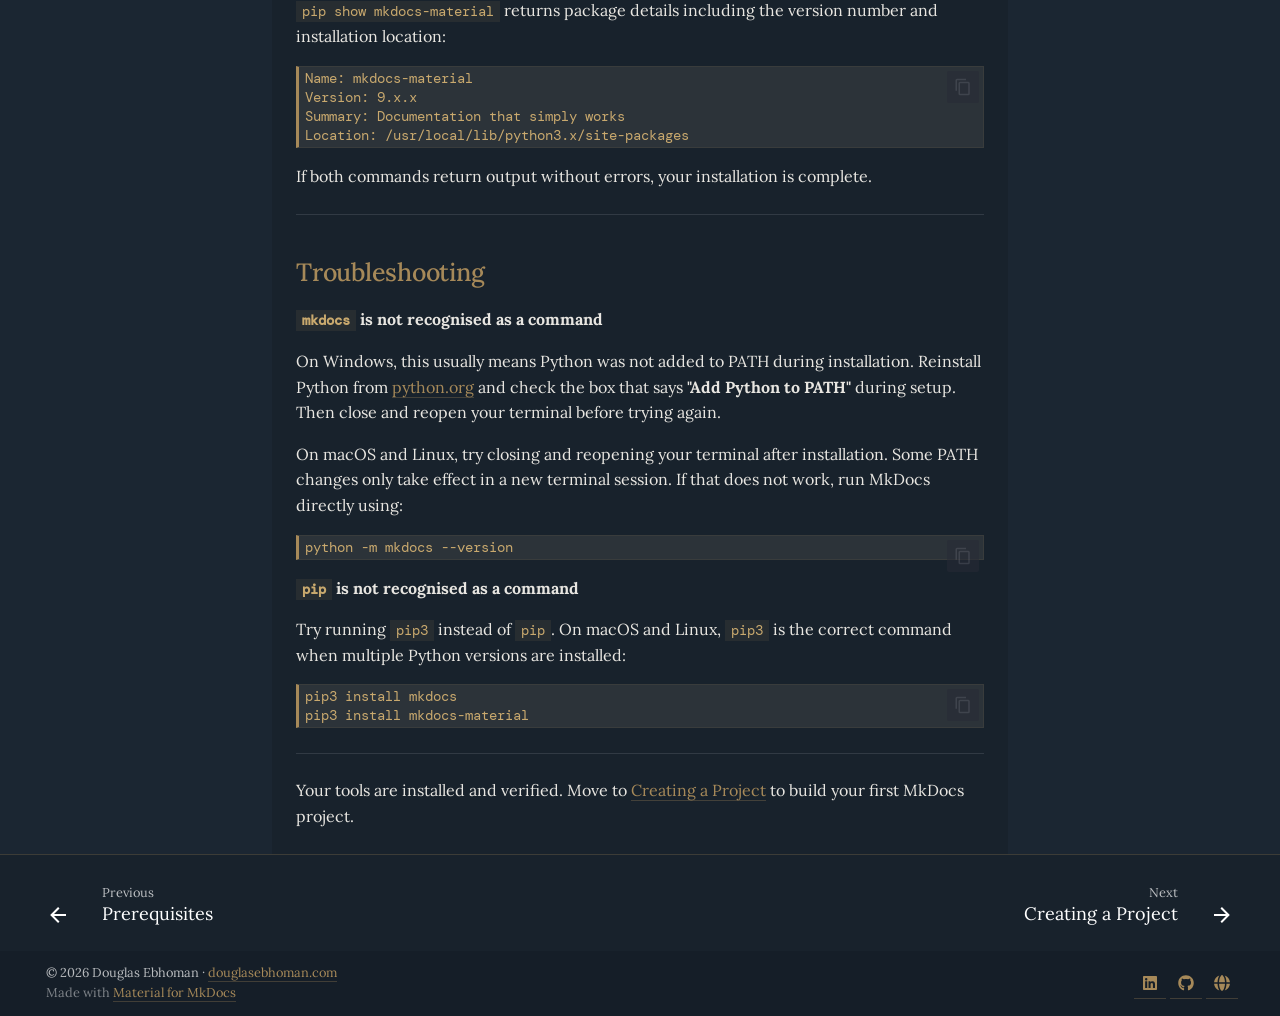
<file: installation/index.html>
<!doctype html>
<html lang="en" class="no-js">
  <head>
    
      <meta charset="utf-8">
      <meta name="viewport" content="width=device-width,initial-scale=1">
      
        <meta name="description" content="A complete guide to MkDocs for technical writers. Covers installation, configuration, GitHub Pages deployment, custom domains, and troubleshooting. Written for Docs-as-Code workflows.">
      
      
        <meta name="author" content="Douglas Ebhoman">
      
      
        <link rel="canonical" href="https://douglasebhoman.com/mkdocs-for-technical-writers/installation/">
      
      
        <link rel="prev" href="../prerequisites/">
      
      
        <link rel="next" href="../creating-a-project/">
      
      
        
      
      
      <link rel="icon" href="../assets/images/favicon.png">
      <meta name="generator" content="mkdocs-1.6.1, mkdocs-material-9.7.6">
    
    
      
        <title>Installation - MkDocs for Technical Writers</title>
      
    
    
      <link rel="stylesheet" href="../assets/stylesheets/main.484c7ddc.min.css">
      
        
        <link rel="stylesheet" href="../assets/stylesheets/palette.ab4e12ef.min.css">
      
      


    
    
      
    
    
      
        
        
        <link rel="preconnect" href="https://fonts.gstatic.com" crossorigin>
        <link rel="stylesheet" href="https://fonts.googleapis.com/css?family=Roboto:300,300i,400,400i,700,700i%7CRoboto+Mono:400,400i,700,700i&display=fallback">
        <style>:root{--md-text-font:"Roboto";--md-code-font:"Roboto Mono"}</style>
      
    
    
      <link rel="stylesheet" href="../stylesheets/brand.css">
    
    <script>__md_scope=new URL("..",location),__md_hash=e=>[...e].reduce(((e,_)=>(e<<5)-e+_.charCodeAt(0)),0),__md_get=(e,_=localStorage,t=__md_scope)=>JSON.parse(_.getItem(t.pathname+"."+e)),__md_set=(e,_,t=localStorage,a=__md_scope)=>{try{t.setItem(a.pathname+"."+e,JSON.stringify(_))}catch(e){}}</script>
    
      

    
    
  
  <meta property="og:type" content="website">
  <meta property="og:title" content="Installation - MkDocs for Technical Writers">
  <meta property="og:description" content="A complete guide to MkDocs for technical writers. Covers installation, configuration, GitHub Pages deployment, custom domains, and troubleshooting. Written for Docs-as-Code workflows.">
  <meta property="og:url" content="https://douglasebhoman.com/mkdocs-for-technical-writers/installation/">
  <meta property="og:image" content="https://douglasebhoman.com/assets/images/mkdocs-for-technical-writers-card.png">
  <meta property="og:image:width" content="1731">
  <meta property="og:image:height" content="909">
  <meta name="twitter:card" content="summary_large_image">
  <meta name="twitter:title" content="Installation - MkDocs for Technical Writers">
  <meta name="twitter:description" content="A complete guide to MkDocs for technical writers. Covers installation, configuration, GitHub Pages deployment, custom domains, and troubleshooting. Written for Docs-as-Code workflows.">
  <meta name="twitter:image" content="https://douglasebhoman.com/assets/images/mkdocs-for-technical-writers-card.png">

  </head>
  
  
    
    
    
    
    
    <body dir="ltr" data-md-color-scheme="slate" data-md-color-primary="custom" data-md-color-accent="custom">
  
    
    <input class="md-toggle" data-md-toggle="drawer" type="checkbox" id="__drawer" autocomplete="off">
    <input class="md-toggle" data-md-toggle="search" type="checkbox" id="__search" autocomplete="off">
    <label class="md-overlay" for="__drawer"></label>
    <div data-md-component="skip">
      
        
        <a href="#installation" class="md-skip">
          Skip to content
        </a>
      
    </div>
    <div data-md-component="announce">
      
    </div>
    
    
      

  

<header class="md-header md-header--shadow" data-md-component="header">
  <nav class="md-header__inner md-grid" aria-label="Header">
    <a href=".." title="MkDocs for Technical Writers" class="md-header__button md-logo" aria-label="MkDocs for Technical Writers" data-md-component="logo">
      
  
  <svg xmlns="http://www.w3.org/2000/svg" viewBox="0 0 24 24"><path d="M12 8a3 3 0 0 0 3-3 3 3 0 0 0-3-3 3 3 0 0 0-3 3 3 3 0 0 0 3 3m0 3.54C9.64 9.35 6.5 8 3 8v11c3.5 0 6.64 1.35 9 3.54 2.36-2.19 5.5-3.54 9-3.54V8c-3.5 0-6.64 1.35-9 3.54"/></svg>

    </a>
    <label class="md-header__button md-icon" for="__drawer">
      
      <svg xmlns="http://www.w3.org/2000/svg" viewBox="0 0 24 24"><path d="M3 6h18v2H3zm0 5h18v2H3zm0 5h18v2H3z"/></svg>
    </label>
    <div class="md-header__title" data-md-component="header-title">
      <div class="md-header__ellipsis">
        <div class="md-header__topic">
          <span class="md-ellipsis">
            MkDocs for Technical Writers
          </span>
        </div>
        <div class="md-header__topic" data-md-component="header-topic">
          <span class="md-ellipsis">
            
              Installation
            
          </span>
        </div>
      </div>
    </div>
    
      
    
    
    
    
      
      
        <label class="md-header__button md-icon" for="__search">
          
          <svg xmlns="http://www.w3.org/2000/svg" viewBox="0 0 24 24"><path d="M9.5 3A6.5 6.5 0 0 1 16 9.5c0 1.61-.59 3.09-1.56 4.23l.27.27h.79l5 5-1.5 1.5-5-5v-.79l-.27-.27A6.52 6.52 0 0 1 9.5 16 6.5 6.5 0 0 1 3 9.5 6.5 6.5 0 0 1 9.5 3m0 2C7 5 5 7 5 9.5S7 14 9.5 14 14 12 14 9.5 12 5 9.5 5"/></svg>
        </label>
        <div class="md-search" data-md-component="search" role="dialog">
  <label class="md-search__overlay" for="__search"></label>
  <div class="md-search__inner" role="search">
    <form class="md-search__form" name="search">
      <input type="text" class="md-search__input" name="query" aria-label="Search" placeholder="Search" autocapitalize="off" autocorrect="off" autocomplete="off" spellcheck="false" data-md-component="search-query" required>
      <label class="md-search__icon md-icon" for="__search">
        
        <svg xmlns="http://www.w3.org/2000/svg" viewBox="0 0 24 24"><path d="M9.5 3A6.5 6.5 0 0 1 16 9.5c0 1.61-.59 3.09-1.56 4.23l.27.27h.79l5 5-1.5 1.5-5-5v-.79l-.27-.27A6.52 6.52 0 0 1 9.5 16 6.5 6.5 0 0 1 3 9.5 6.5 6.5 0 0 1 9.5 3m0 2C7 5 5 7 5 9.5S7 14 9.5 14 14 12 14 9.5 12 5 9.5 5"/></svg>
        
        <svg xmlns="http://www.w3.org/2000/svg" viewBox="0 0 24 24"><path d="M20 11v2H8l5.5 5.5-1.42 1.42L4.16 12l7.92-7.92L13.5 5.5 8 11z"/></svg>
      </label>
      <nav class="md-search__options" aria-label="Search">
        
        <button type="reset" class="md-search__icon md-icon" title="Clear" aria-label="Clear" tabindex="-1">
          
          <svg xmlns="http://www.w3.org/2000/svg" viewBox="0 0 24 24"><path d="M19 6.41 17.59 5 12 10.59 6.41 5 5 6.41 10.59 12 5 17.59 6.41 19 12 13.41 17.59 19 19 17.59 13.41 12z"/></svg>
        </button>
      </nav>
      
        <div class="md-search__suggest" data-md-component="search-suggest"></div>
      
    </form>
    <div class="md-search__output">
      <div class="md-search__scrollwrap" tabindex="0" data-md-scrollfix>
        <div class="md-search-result" data-md-component="search-result">
          <div class="md-search-result__meta">
            Initializing search
          </div>
          <ol class="md-search-result__list" role="presentation"></ol>
        </div>
      </div>
    </div>
  </div>
</div>
      
    
    
      <div class="md-header__source">
        <a href="https://github.com/Douglasebhoman/mkdocs-for-technical-writers" title="Go to repository" class="md-source" data-md-component="source">
  <div class="md-source__icon md-icon">
    
    <svg xmlns="http://www.w3.org/2000/svg" viewBox="0 0 512 512"><!--! Font Awesome Free 7.1.0 by @fontawesome - https://fontawesome.com License - https://fontawesome.com/license/free (Icons: CC BY 4.0, Fonts: SIL OFL 1.1, Code: MIT License) Copyright 2025 Fonticons, Inc.--><path d="M173.9 397.4c0 2-2.3 3.6-5.2 3.6-3.3.3-5.6-1.3-5.6-3.6 0-2 2.3-3.6 5.2-3.6 3-.3 5.6 1.3 5.6 3.6m-31.1-4.5c-.7 2 1.3 4.3 4.3 4.9 2.6 1 5.6 0 6.2-2s-1.3-4.3-4.3-5.2c-2.6-.7-5.5.3-6.2 2.3m44.2-1.7c-2.9.7-4.9 2.6-4.6 4.9.3 2 2.9 3.3 5.9 2.6 2.9-.7 4.9-2.6 4.6-4.6-.3-1.9-3-3.2-5.9-2.9M252.8 8C114.1 8 8 113.3 8 252c0 110.9 69.8 205.8 169.5 239.2 12.8 2.3 17.3-5.6 17.3-12.1 0-6.2-.3-40.4-.3-61.4 0 0-70 15-84.7-29.8 0 0-11.4-29.1-27.8-36.6 0 0-22.9-15.7 1.6-15.4 0 0 24.9 2 38.6 25.8 21.9 38.6 58.6 27.5 72.9 20.9 2.3-16 8.8-27.1 16-33.7-55.9-6.2-112.3-14.3-112.3-110.5 0-27.5 7.6-41.3 23.6-58.9-2.6-6.5-11.1-33.3 2.6-67.9 20.9-6.5 69 27 69 27 20-5.6 41.5-8.5 62.8-8.5s42.8 2.9 62.8 8.5c0 0 48.1-33.6 69-27 13.7 34.7 5.2 61.4 2.6 67.9 16 17.7 25.8 31.5 25.8 58.9 0 96.5-58.9 104.2-114.8 110.5 9.2 7.9 17 22.9 17 46.4 0 33.7-.3 75.4-.3 83.6 0 6.5 4.6 14.4 17.3 12.1C436.2 457.8 504 362.9 504 252 504 113.3 391.5 8 252.8 8M105.2 352.9c-1.3 1-1 3.3.7 5.2 1.6 1.6 3.9 2.3 5.2 1 1.3-1 1-3.3-.7-5.2-1.6-1.6-3.9-2.3-5.2-1m-10.8-8.1c-.7 1.3.3 2.9 2.3 3.9 1.6 1 3.6.7 4.3-.7.7-1.3-.3-2.9-2.3-3.9-2-.6-3.6-.3-4.3.7m32.4 35.6c-1.6 1.3-1 4.3 1.3 6.2 2.3 2.3 5.2 2.6 6.5 1 1.3-1.3.7-4.3-1.3-6.2-2.2-2.3-5.2-2.6-6.5-1m-11.4-14.7c-1.6 1-1.6 3.6 0 5.9s4.3 3.3 5.6 2.3c1.6-1.3 1.6-3.9 0-6.2-1.4-2.3-4-3.3-5.6-2"/></svg>
  </div>
  <div class="md-source__repository">
    Douglasebhoman/mkdocs-for-technical-writers
  </div>
</a>
      </div>
    
  </nav>
  
</header>
    
    <div class="md-container" data-md-component="container">
      
      
        
          
        
      
      <main class="md-main" data-md-component="main">
        <div class="md-main__inner md-grid">
          
            
              
              <div class="md-sidebar md-sidebar--primary" data-md-component="sidebar" data-md-type="navigation" >
                <div class="md-sidebar__scrollwrap">
                  <div class="md-sidebar__inner">
                    



<nav class="md-nav md-nav--primary" aria-label="Navigation" data-md-level="0">
  <label class="md-nav__title" for="__drawer">
    <a href=".." title="MkDocs for Technical Writers" class="md-nav__button md-logo" aria-label="MkDocs for Technical Writers" data-md-component="logo">
      
  
  <svg xmlns="http://www.w3.org/2000/svg" viewBox="0 0 24 24"><path d="M12 8a3 3 0 0 0 3-3 3 3 0 0 0-3-3 3 3 0 0 0-3 3 3 3 0 0 0 3 3m0 3.54C9.64 9.35 6.5 8 3 8v11c3.5 0 6.64 1.35 9 3.54 2.36-2.19 5.5-3.54 9-3.54V8c-3.5 0-6.64 1.35-9 3.54"/></svg>

    </a>
    MkDocs for Technical Writers
  </label>
  
    <div class="md-nav__source">
      <a href="https://github.com/Douglasebhoman/mkdocs-for-technical-writers" title="Go to repository" class="md-source" data-md-component="source">
  <div class="md-source__icon md-icon">
    
    <svg xmlns="http://www.w3.org/2000/svg" viewBox="0 0 512 512"><!--! Font Awesome Free 7.1.0 by @fontawesome - https://fontawesome.com License - https://fontawesome.com/license/free (Icons: CC BY 4.0, Fonts: SIL OFL 1.1, Code: MIT License) Copyright 2025 Fonticons, Inc.--><path d="M173.9 397.4c0 2-2.3 3.6-5.2 3.6-3.3.3-5.6-1.3-5.6-3.6 0-2 2.3-3.6 5.2-3.6 3-.3 5.6 1.3 5.6 3.6m-31.1-4.5c-.7 2 1.3 4.3 4.3 4.9 2.6 1 5.6 0 6.2-2s-1.3-4.3-4.3-5.2c-2.6-.7-5.5.3-6.2 2.3m44.2-1.7c-2.9.7-4.9 2.6-4.6 4.9.3 2 2.9 3.3 5.9 2.6 2.9-.7 4.9-2.6 4.6-4.6-.3-1.9-3-3.2-5.9-2.9M252.8 8C114.1 8 8 113.3 8 252c0 110.9 69.8 205.8 169.5 239.2 12.8 2.3 17.3-5.6 17.3-12.1 0-6.2-.3-40.4-.3-61.4 0 0-70 15-84.7-29.8 0 0-11.4-29.1-27.8-36.6 0 0-22.9-15.7 1.6-15.4 0 0 24.9 2 38.6 25.8 21.9 38.6 58.6 27.5 72.9 20.9 2.3-16 8.8-27.1 16-33.7-55.9-6.2-112.3-14.3-112.3-110.5 0-27.5 7.6-41.3 23.6-58.9-2.6-6.5-11.1-33.3 2.6-67.9 20.9-6.5 69 27 69 27 20-5.6 41.5-8.5 62.8-8.5s42.8 2.9 62.8 8.5c0 0 48.1-33.6 69-27 13.7 34.7 5.2 61.4 2.6 67.9 16 17.7 25.8 31.5 25.8 58.9 0 96.5-58.9 104.2-114.8 110.5 9.2 7.9 17 22.9 17 46.4 0 33.7-.3 75.4-.3 83.6 0 6.5 4.6 14.4 17.3 12.1C436.2 457.8 504 362.9 504 252 504 113.3 391.5 8 252.8 8M105.2 352.9c-1.3 1-1 3.3.7 5.2 1.6 1.6 3.9 2.3 5.2 1 1.3-1 1-3.3-.7-5.2-1.6-1.6-3.9-2.3-5.2-1m-10.8-8.1c-.7 1.3.3 2.9 2.3 3.9 1.6 1 3.6.7 4.3-.7.7-1.3-.3-2.9-2.3-3.9-2-.6-3.6-.3-4.3.7m32.4 35.6c-1.6 1.3-1 4.3 1.3 6.2 2.3 2.3 5.2 2.6 6.5 1 1.3-1.3.7-4.3-1.3-6.2-2.2-2.3-5.2-2.6-6.5-1m-11.4-14.7c-1.6 1-1.6 3.6 0 5.9s4.3 3.3 5.6 2.3c1.6-1.3 1.6-3.9 0-6.2-1.4-2.3-4-3.3-5.6-2"/></svg>
  </div>
  <div class="md-source__repository">
    Douglasebhoman/mkdocs-for-technical-writers
  </div>
</a>
    </div>
  
  <ul class="md-nav__list" data-md-scrollfix>
    
      
      
  
  
  
  
    <li class="md-nav__item">
      <a href=".." class="md-nav__link">
        
  
  
  <span class="md-ellipsis">
    
  
    Home
  

    
  </span>
  
  

      </a>
    </li>
  

    
      
      
  
  
  
  
    <li class="md-nav__item">
      <a href="../what-is-mkdocs/" class="md-nav__link">
        
  
  
  <span class="md-ellipsis">
    
  
    What is MkDocs
  

    
  </span>
  
  

      </a>
    </li>
  

    
      
      
  
  
  
  
    <li class="md-nav__item">
      <a href="../prerequisites/" class="md-nav__link">
        
  
  
  <span class="md-ellipsis">
    
  
    Prerequisites
  

    
  </span>
  
  

      </a>
    </li>
  

    
      
      
  
  
    
  
  
  
    <li class="md-nav__item md-nav__item--active">
      
      <input class="md-nav__toggle md-toggle" type="checkbox" id="__toc">
      
      
        
      
      
        <label class="md-nav__link md-nav__link--active" for="__toc">
          
  
  
  <span class="md-ellipsis">
    
  
    Installation
  

    
  </span>
  
  

          <span class="md-nav__icon md-icon"></span>
        </label>
      
      <a href="./" class="md-nav__link md-nav__link--active">
        
  
  
  <span class="md-ellipsis">
    
  
    Installation
  

    
  </span>
  
  

      </a>
      
        

<nav class="md-nav md-nav--secondary" aria-label="Table of contents">
  
  
  
    
  
  
    <label class="md-nav__title" for="__toc">
      <span class="md-nav__icon md-icon"></span>
      Table of contents
    </label>
    <ul class="md-nav__list" data-md-component="toc" data-md-scrollfix>
      
        <li class="md-nav__item">
  <a href="#install-mkdocs" class="md-nav__link">
    <span class="md-ellipsis">
      
        Install MkDocs
      
    </span>
  </a>
  
</li>
      
        <li class="md-nav__item">
  <a href="#install-the-material-theme" class="md-nav__link">
    <span class="md-ellipsis">
      
        Install the Material theme
      
    </span>
  </a>
  
</li>
      
        <li class="md-nav__item">
  <a href="#verify-the-installation" class="md-nav__link">
    <span class="md-ellipsis">
      
        Verify the installation
      
    </span>
  </a>
  
</li>
      
        <li class="md-nav__item">
  <a href="#troubleshooting" class="md-nav__link">
    <span class="md-ellipsis">
      
        Troubleshooting
      
    </span>
  </a>
  
</li>
      
    </ul>
  
</nav>
      
    </li>
  

    
      
      
  
  
  
  
    <li class="md-nav__item">
      <a href="../creating-a-project/" class="md-nav__link">
        
  
  
  <span class="md-ellipsis">
    
  
    Creating a Project
  

    
  </span>
  
  

      </a>
    </li>
  

    
      
      
  
  
  
  
    <li class="md-nav__item">
      <a href="../configuring-mkdocs-yml/" class="md-nav__link">
        
  
  
  <span class="md-ellipsis">
    
  
    Configuring mkdocs.yml
  

    
  </span>
  
  

      </a>
    </li>
  

    
      
      
  
  
  
  
    <li class="md-nav__item">
      <a href="../writing-content/" class="md-nav__link">
        
  
  
  <span class="md-ellipsis">
    
  
    Writing Content
  

    
  </span>
  
  

      </a>
    </li>
  

    
      
      
  
  
  
  
    <li class="md-nav__item">
      <a href="../previewing-locally/" class="md-nav__link">
        
  
  
  <span class="md-ellipsis">
    
  
    Previewing Locally
  

    
  </span>
  
  

      </a>
    </li>
  

    
      
      
  
  
  
  
    <li class="md-nav__item">
      <a href="../deploying-to-github-pages/" class="md-nav__link">
        
  
  
  <span class="md-ellipsis">
    
  
    Deploying to GitHub Pages
  

    
  </span>
  
  

      </a>
    </li>
  

    
      
      
  
  
  
  
    <li class="md-nav__item">
      <a href="../custom-domain/" class="md-nav__link">
        
  
  
  <span class="md-ellipsis">
    
  
    Custom Domain
  

    
  </span>
  
  

      </a>
    </li>
  

    
      
      
  
  
  
  
    <li class="md-nav__item">
      <a href="../troubleshooting/" class="md-nav__link">
        
  
  
  <span class="md-ellipsis">
    
  
    Troubleshooting
  

    
  </span>
  
  

      </a>
    </li>
  

    
  </ul>
</nav>
                  </div>
                </div>
              </div>
            
            
              
              <div class="md-sidebar md-sidebar--secondary" data-md-component="sidebar" data-md-type="toc" >
                <div class="md-sidebar__scrollwrap">
                  <div class="md-sidebar__inner">
                    

<nav class="md-nav md-nav--secondary" aria-label="Table of contents">
  
  
  
    
  
  
    <label class="md-nav__title" for="__toc">
      <span class="md-nav__icon md-icon"></span>
      Table of contents
    </label>
    <ul class="md-nav__list" data-md-component="toc" data-md-scrollfix>
      
        <li class="md-nav__item">
  <a href="#install-mkdocs" class="md-nav__link">
    <span class="md-ellipsis">
      
        Install MkDocs
      
    </span>
  </a>
  
</li>
      
        <li class="md-nav__item">
  <a href="#install-the-material-theme" class="md-nav__link">
    <span class="md-ellipsis">
      
        Install the Material theme
      
    </span>
  </a>
  
</li>
      
        <li class="md-nav__item">
  <a href="#verify-the-installation" class="md-nav__link">
    <span class="md-ellipsis">
      
        Verify the installation
      
    </span>
  </a>
  
</li>
      
        <li class="md-nav__item">
  <a href="#troubleshooting" class="md-nav__link">
    <span class="md-ellipsis">
      
        Troubleshooting
      
    </span>
  </a>
  
</li>
      
    </ul>
  
</nav>
                  </div>
                </div>
              </div>
            
          
          
            <div class="md-content" data-md-component="content">
              
              <article class="md-content__inner md-typeset">
                
                  


  
  


<h1 id="installation">Installation<a class="headerlink" href="#installation" title="Permanent link">&para;</a></h1>
<p>This page is part of a complete guide to building and deploying documentation sites with MkDocs. If you have not already confirmed your prerequisites, start at <a href="../prerequisites/">Prerequisites</a>.</p>
<p>This page covers installing MkDocs and the Material theme on your machine. By the end you will have both tools installed and verified, ready to create your first project.</p>
<p>Install MkDocs first, then the Material theme. Both use pip and the order matters — installing MkDocs first ensures the correct version is in place before the Material theme adds its dependencies.</p>
<hr />
<h2 id="install-mkdocs">Install MkDocs<a class="headerlink" href="#install-mkdocs" title="Permanent link">&para;</a></h2>
<p>Open your terminal and run:</p>
<div class="highlight"><pre><span></span><code><a id="__codelineno-0-1" name="__codelineno-0-1" href="#__codelineno-0-1"></a>pip<span class="w"> </span>install<span class="w"> </span>mkdocs
</code></pre></div>
<p>pip downloads and installs MkDocs and its dependencies automatically. This usually takes under a minute.</p>
<blockquote>
<p><strong>What you should see:</strong> The final lines of output should include something like:
<div class="highlight"><pre><span></span><code><a id="__codelineno-1-1" name="__codelineno-1-1" href="#__codelineno-1-1"></a>Successfully installed mkdocs-1.6.1
</code></pre></div>
If you see a line beginning with <code>Successfully installed</code>, the installation completed without errors.</p>
</blockquote>
<hr />
<h2 id="install-the-material-theme">Install the Material theme<a class="headerlink" href="#install-the-material-theme" title="Permanent link">&para;</a></h2>
<p>This guide uses the Material theme, which provides a responsive layout, built-in search, and extensive configuration options.</p>
<p>Install it with:</p>
<div class="highlight"><pre><span></span><code><a id="__codelineno-2-1" name="__codelineno-2-1" href="#__codelineno-2-1"></a>pip<span class="w"> </span>install<span class="w"> </span>mkdocs-material
</code></pre></div>
<blockquote>
<p><strong>What you should see:</strong> The final lines of output should include something like:
<div class="highlight"><pre><span></span><code><a id="__codelineno-3-1" name="__codelineno-3-1" href="#__codelineno-3-1"></a>Successfully installed mkdocs-material-9.x.x
</code></pre></div>
The exact version number will differ. Any version beginning with 9 is current.</p>
</blockquote>
<hr />
<h2 id="verify-the-installation">Verify the installation<a class="headerlink" href="#verify-the-installation" title="Permanent link">&para;</a></h2>
<p>Run each command separately and confirm both return output without errors. The first confirms MkDocs is installed. The second confirms the Material theme is installed separately, since it is a different package.</p>
<div class="highlight"><pre><span></span><code><a id="__codelineno-4-1" name="__codelineno-4-1" href="#__codelineno-4-1"></a>mkdocs<span class="w"> </span>--version
</code></pre></div>
<div class="highlight"><pre><span></span><code><a id="__codelineno-5-1" name="__codelineno-5-1" href="#__codelineno-5-1"></a>pip<span class="w"> </span>show<span class="w"> </span>mkdocs-material
</code></pre></div>
<p><strong>What you should see:</strong></p>
<p><code>mkdocs --version</code> returns something like:</p>
<div class="highlight"><pre><span></span><code><a id="__codelineno-6-1" name="__codelineno-6-1" href="#__codelineno-6-1"></a>mkdocs, version 1.6.1
</code></pre></div>
<p><code>pip show mkdocs-material</code> returns package details including the version number and installation location:</p>
<div class="highlight"><pre><span></span><code><a id="__codelineno-7-1" name="__codelineno-7-1" href="#__codelineno-7-1"></a>Name: mkdocs-material
<a id="__codelineno-7-2" name="__codelineno-7-2" href="#__codelineno-7-2"></a>Version: 9.x.x
<a id="__codelineno-7-3" name="__codelineno-7-3" href="#__codelineno-7-3"></a>Summary: Documentation that simply works
<a id="__codelineno-7-4" name="__codelineno-7-4" href="#__codelineno-7-4"></a>Location: /usr/local/lib/python3.x/site-packages
</code></pre></div>
<p>If both commands return output without errors, your installation is complete.</p>
<hr />
<h2 id="troubleshooting">Troubleshooting<a class="headerlink" href="#troubleshooting" title="Permanent link">&para;</a></h2>
<p><strong><code>mkdocs</code> is not recognised as a command</strong></p>
<p>On Windows, this usually means Python was not added to PATH during installation. Reinstall Python from <a href="https://www.python.org/downloads/">python.org</a> and check the box that says <strong>"Add Python to PATH"</strong> during setup. Then close and reopen your terminal before trying again.</p>
<p>On macOS and Linux, try closing and reopening your terminal after installation. Some PATH changes only take effect in a new terminal session. If that does not work, run MkDocs directly using:</p>
<div class="highlight"><pre><span></span><code><a id="__codelineno-8-1" name="__codelineno-8-1" href="#__codelineno-8-1"></a>python<span class="w"> </span>-m<span class="w"> </span>mkdocs<span class="w"> </span>--version
</code></pre></div>
<p><strong><code>pip</code> is not recognised as a command</strong></p>
<p>Try running <code>pip3</code> instead of <code>pip</code>. On macOS and Linux, <code>pip3</code> is the correct command when multiple Python versions are installed:</p>
<div class="highlight"><pre><span></span><code><a id="__codelineno-9-1" name="__codelineno-9-1" href="#__codelineno-9-1"></a>pip3<span class="w"> </span>install<span class="w"> </span>mkdocs
<a id="__codelineno-9-2" name="__codelineno-9-2" href="#__codelineno-9-2"></a>pip3<span class="w"> </span>install<span class="w"> </span>mkdocs-material
</code></pre></div>
<hr />
<p>Your tools are installed and verified. Move to <a href="../creating-a-project/">Creating a Project</a> to build your first MkDocs project.</p>












                
              </article>
            </div>
          
          
<script>var target=document.getElementById(location.hash.slice(1));target&&target.name&&(target.checked=target.name.startsWith("__tabbed_"))</script>
        </div>
        
          <button type="button" class="md-top md-icon" data-md-component="top" hidden>
  
  <svg xmlns="http://www.w3.org/2000/svg" viewBox="0 0 24 24"><path d="M13 20h-2V8l-5.5 5.5-1.42-1.42L12 4.16l7.92 7.92-1.42 1.42L13 8z"/></svg>
  Back to top
</button>
        
      </main>
      
        <footer class="md-footer">
  
    
      
      <nav class="md-footer__inner md-grid" aria-label="Footer" >
        
          
          <a href="../prerequisites/" class="md-footer__link md-footer__link--prev" aria-label="Previous: Prerequisites">
            <div class="md-footer__button md-icon">
              
              <svg xmlns="http://www.w3.org/2000/svg" viewBox="0 0 24 24"><path d="M20 11v2H8l5.5 5.5-1.42 1.42L4.16 12l7.92-7.92L13.5 5.5 8 11z"/></svg>
            </div>
            <div class="md-footer__title">
              <span class="md-footer__direction">
                Previous
              </span>
              <div class="md-ellipsis">
                Prerequisites
              </div>
            </div>
          </a>
        
        
          
          <a href="../creating-a-project/" class="md-footer__link md-footer__link--next" aria-label="Next: Creating a Project">
            <div class="md-footer__title">
              <span class="md-footer__direction">
                Next
              </span>
              <div class="md-ellipsis">
                Creating a Project
              </div>
            </div>
            <div class="md-footer__button md-icon">
              
              <svg xmlns="http://www.w3.org/2000/svg" viewBox="0 0 24 24"><path d="M4 11v2h12l-5.5 5.5 1.42 1.42L19.84 12l-7.92-7.92L10.5 5.5 16 11z"/></svg>
            </div>
          </a>
        
      </nav>
    
  
  <div class="md-footer-meta md-typeset">
    <div class="md-footer-meta__inner md-grid">
      <div class="md-copyright">
  
    <div class="md-copyright__highlight">
      © 2026 Douglas Ebhoman · <a href="https://douglasebhoman.com">douglasebhoman.com</a>
    </div>
  
  
    Made with
    <a href="https://squidfunk.github.io/mkdocs-material/" target="_blank" rel="noopener">
      Material for MkDocs
    </a>
  
</div>
      
        
<div class="md-social">
  
    
    
    
    
      
      
    
    <a href="https://linkedin.com/in/douglas-ebhoman-757329289" target="_blank" rel="noopener" title="linkedin.com" class="md-social__link">
      <svg xmlns="http://www.w3.org/2000/svg" viewBox="0 0 448 512"><!--! Font Awesome Free 7.1.0 by @fontawesome - https://fontawesome.com License - https://fontawesome.com/license/free (Icons: CC BY 4.0, Fonts: SIL OFL 1.1, Code: MIT License) Copyright 2025 Fonticons, Inc.--><path d="M416 32H31.9C14.3 32 0 46.5 0 64.3v383.4C0 465.5 14.3 480 31.9 480H416c17.6 0 32-14.5 32-32.3V64.3c0-17.8-14.4-32.3-32-32.3M135.4 416H69V202.2h66.5V416zM102.2 96a38.5 38.5 0 1 1 0 77 38.5 38.5 0 1 1 0-77m282.1 320h-66.4V312c0-24.8-.5-56.7-34.5-56.7-34.6 0-39.9 27-39.9 54.9V416h-66.4V202.2h63.7v29.2h.9c8.9-16.8 30.6-34.5 62.9-34.5 67.2 0 79.7 44.3 79.7 101.9z"/></svg>
    </a>
  
    
    
    
    
      
      
    
    <a href="https://github.com/Douglasebhoman" target="_blank" rel="noopener" title="github.com" class="md-social__link">
      <svg xmlns="http://www.w3.org/2000/svg" viewBox="0 0 512 512"><!--! Font Awesome Free 7.1.0 by @fontawesome - https://fontawesome.com License - https://fontawesome.com/license/free (Icons: CC BY 4.0, Fonts: SIL OFL 1.1, Code: MIT License) Copyright 2025 Fonticons, Inc.--><path d="M173.9 397.4c0 2-2.3 3.6-5.2 3.6-3.3.3-5.6-1.3-5.6-3.6 0-2 2.3-3.6 5.2-3.6 3-.3 5.6 1.3 5.6 3.6m-31.1-4.5c-.7 2 1.3 4.3 4.3 4.9 2.6 1 5.6 0 6.2-2s-1.3-4.3-4.3-5.2c-2.6-.7-5.5.3-6.2 2.3m44.2-1.7c-2.9.7-4.9 2.6-4.6 4.9.3 2 2.9 3.3 5.9 2.6 2.9-.7 4.9-2.6 4.6-4.6-.3-1.9-3-3.2-5.9-2.9M252.8 8C114.1 8 8 113.3 8 252c0 110.9 69.8 205.8 169.5 239.2 12.8 2.3 17.3-5.6 17.3-12.1 0-6.2-.3-40.4-.3-61.4 0 0-70 15-84.7-29.8 0 0-11.4-29.1-27.8-36.6 0 0-22.9-15.7 1.6-15.4 0 0 24.9 2 38.6 25.8 21.9 38.6 58.6 27.5 72.9 20.9 2.3-16 8.8-27.1 16-33.7-55.9-6.2-112.3-14.3-112.3-110.5 0-27.5 7.6-41.3 23.6-58.9-2.6-6.5-11.1-33.3 2.6-67.9 20.9-6.5 69 27 69 27 20-5.6 41.5-8.5 62.8-8.5s42.8 2.9 62.8 8.5c0 0 48.1-33.6 69-27 13.7 34.7 5.2 61.4 2.6 67.9 16 17.7 25.8 31.5 25.8 58.9 0 96.5-58.9 104.2-114.8 110.5 9.2 7.9 17 22.9 17 46.4 0 33.7-.3 75.4-.3 83.6 0 6.5 4.6 14.4 17.3 12.1C436.2 457.8 504 362.9 504 252 504 113.3 391.5 8 252.8 8M105.2 352.9c-1.3 1-1 3.3.7 5.2 1.6 1.6 3.9 2.3 5.2 1 1.3-1 1-3.3-.7-5.2-1.6-1.6-3.9-2.3-5.2-1m-10.8-8.1c-.7 1.3.3 2.9 2.3 3.9 1.6 1 3.6.7 4.3-.7.7-1.3-.3-2.9-2.3-3.9-2-.6-3.6-.3-4.3.7m32.4 35.6c-1.6 1.3-1 4.3 1.3 6.2 2.3 2.3 5.2 2.6 6.5 1 1.3-1.3.7-4.3-1.3-6.2-2.2-2.3-5.2-2.6-6.5-1m-11.4-14.7c-1.6 1-1.6 3.6 0 5.9s4.3 3.3 5.6 2.3c1.6-1.3 1.6-3.9 0-6.2-1.4-2.3-4-3.3-5.6-2"/></svg>
    </a>
  
    
    
    
    
      
      
    
    <a href="https://douglasebhoman.com" target="_blank" rel="noopener" title="douglasebhoman.com" class="md-social__link">
      <svg xmlns="http://www.w3.org/2000/svg" viewBox="0 0 512 512"><!--! Font Awesome Free 7.1.0 by @fontawesome - https://fontawesome.com License - https://fontawesome.com/license/free (Icons: CC BY 4.0, Fonts: SIL OFL 1.1, Code: MIT License) Copyright 2025 Fonticons, Inc.--><path d="M351.9 280H161c2.9 64.5 17.2 123.9 37.5 167.4 11.4 24.5 23.7 41.8 35.1 52.4 11.2 10.5 18.9 12.2 22.9 12.2s11.7-1.7 22.9-12.2c11.4-10.6 23.7-28 35.1-52.4 20.3-43.5 34.6-102.9 37.5-167.4zm-191-48h190.9c-2.8-64.5-17.1-123.9-37.4-167.4-11.4-24.4-23.7-41.8-35.1-52.4C268.1 1.7 260.4 0 256.4 0s-11.7 1.7-22.9 12.2c-11.4 10.6-23.7 28-35.1 52.4-20.3 43.5-34.6 102.9-37.5 167.4m-48 0c3.5-85.6 25.6-165.1 57.9-217.3C78.7 47.3 10.9 131.2 1.5 232zM1.5 280c9.4 100.8 77.2 184.7 169.3 217.3-32.3-52.2-54.4-131.7-57.9-217.3zm398.4 0c-3.5 85.6-25.6 165.1-57.9 217.3 92.1-32.7 159.9-116.5 169.3-217.3zm111.4-48C501.9 131.2 434.1 47.3 342 14.7c32.3 52.2 54.4 131.7 57.9 217.3z"/></svg>
    </a>
  
</div>
      
    </div>
  </div>
</footer>
      
    </div>
    <div class="md-dialog" data-md-component="dialog">
      <div class="md-dialog__inner md-typeset"></div>
    </div>
    
    
    
      
      
      <script id="__config" type="application/json">{"annotate": null, "base": "..", "features": ["navigation.instant", "navigation.top", "navigation.sections", "navigation.footer", "search.highlight", "search.suggest", "content.code.copy"], "search": "../assets/javascripts/workers/search.2c215733.min.js", "tags": null, "translations": {"clipboard.copied": "Copied to clipboard", "clipboard.copy": "Copy to clipboard", "search.result.more.one": "1 more on this page", "search.result.more.other": "# more on this page", "search.result.none": "No matching documents", "search.result.one": "1 matching document", "search.result.other": "# matching documents", "search.result.placeholder": "Type to start searching", "search.result.term.missing": "Missing", "select.version": "Select version"}, "version": null}</script>
    
    
      <script src="../assets/javascripts/bundle.79ae519e.min.js"></script>
      
    
  </body>
</html>
</file>
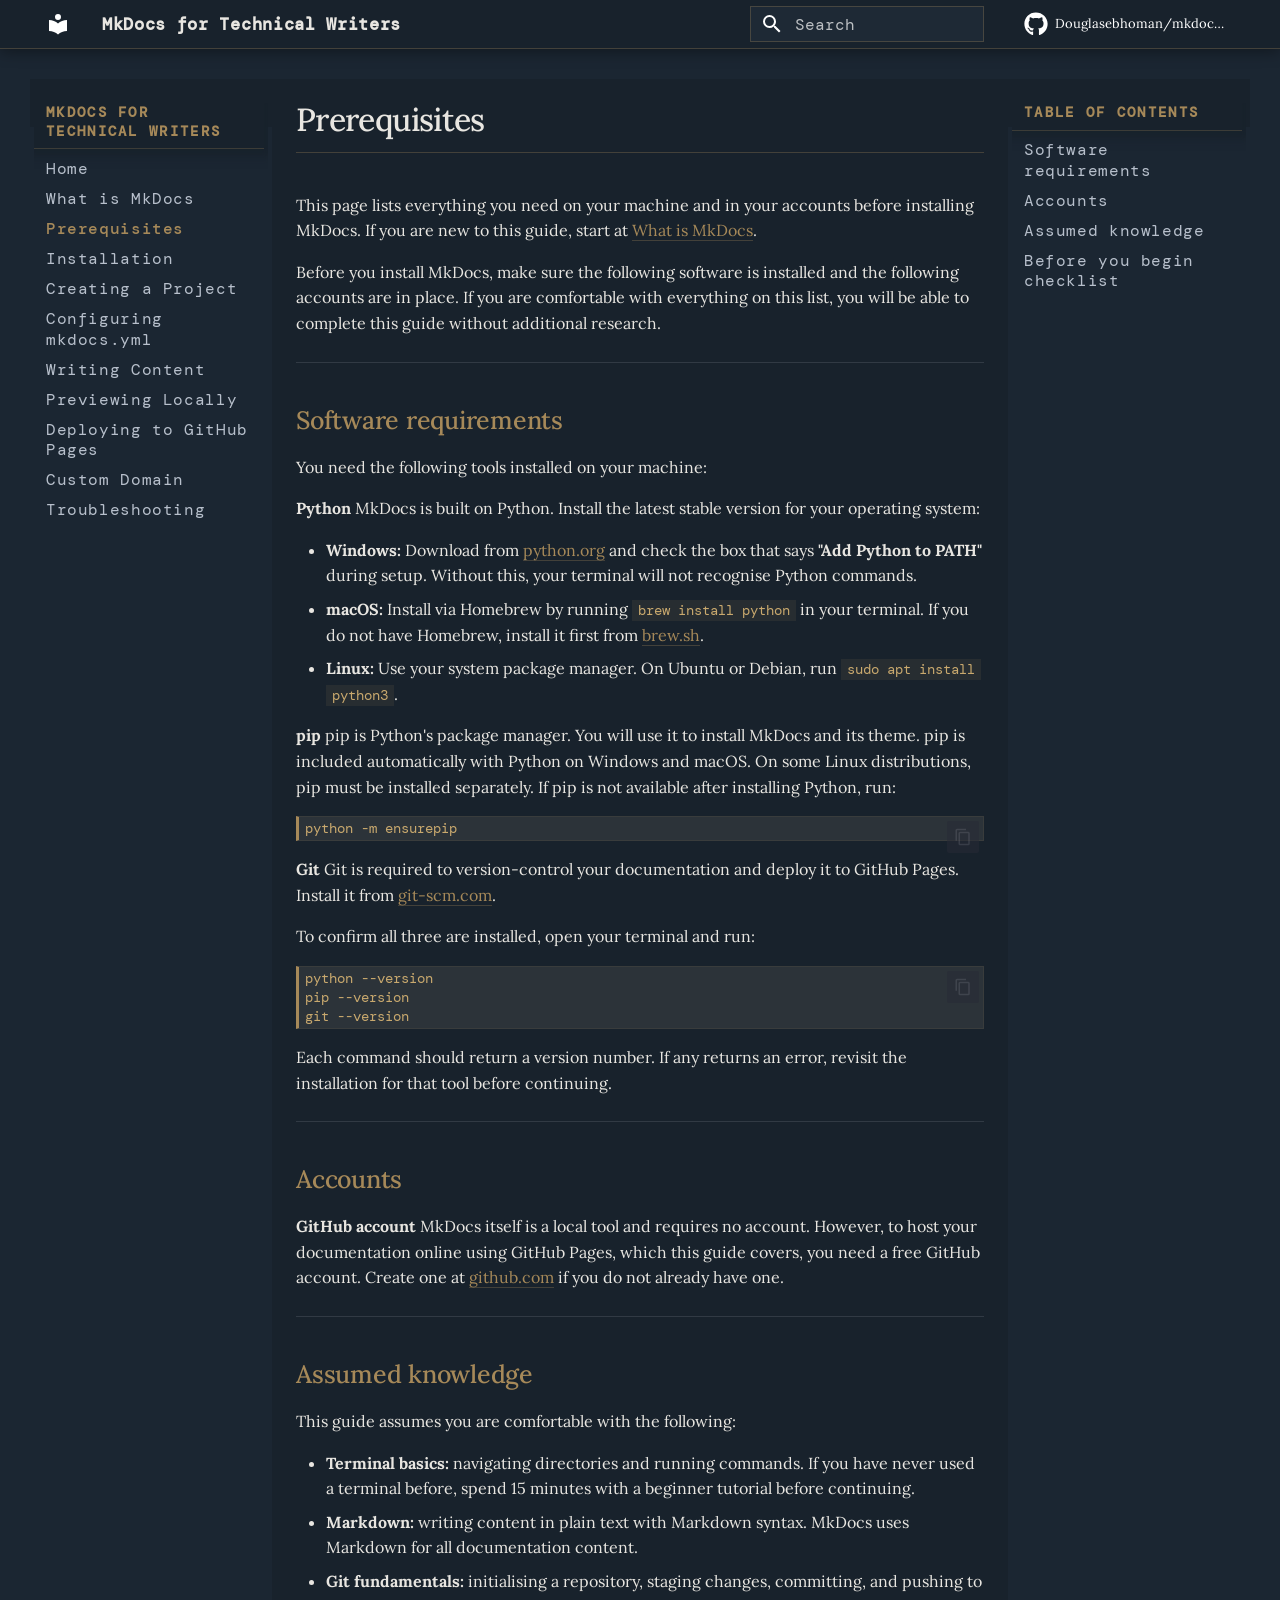
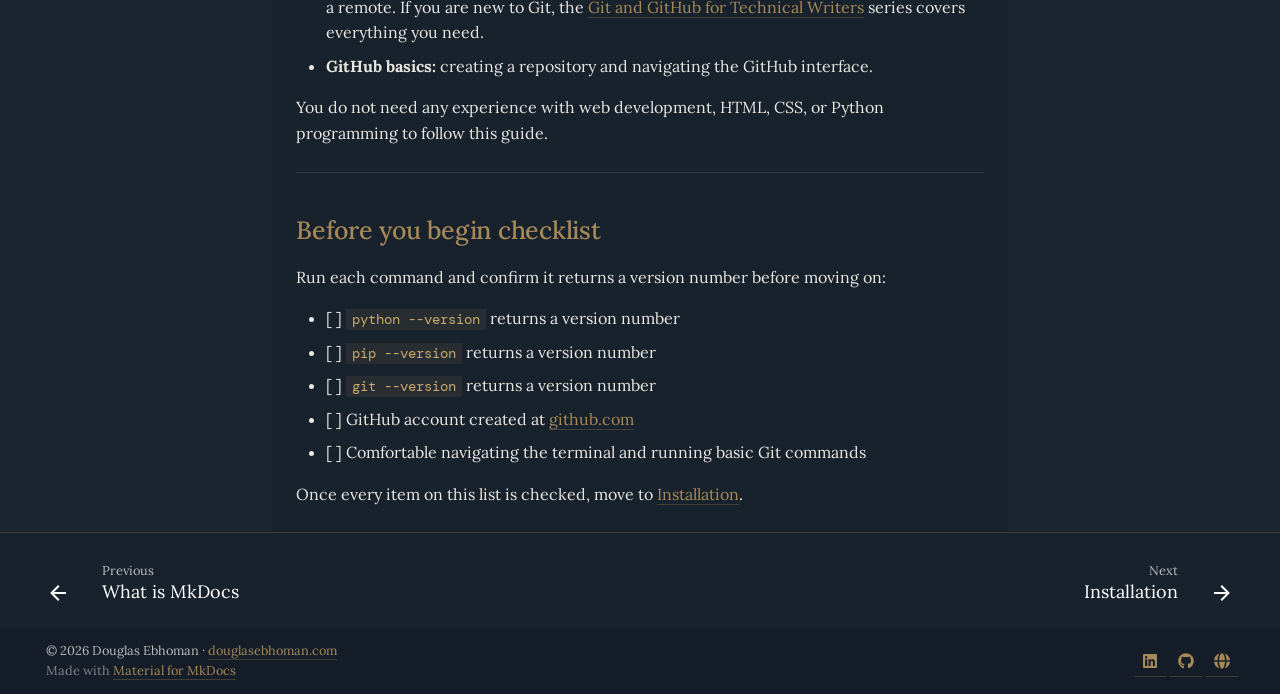
<file: prerequisites/index.html>
<!doctype html>
<html lang="en" class="no-js">
  <head>
    
      <meta charset="utf-8">
      <meta name="viewport" content="width=device-width,initial-scale=1">
      
        <meta name="description" content="A complete guide to MkDocs for technical writers. Covers installation, configuration, GitHub Pages deployment, custom domains, and troubleshooting. Written for Docs-as-Code workflows.">
      
      
        <meta name="author" content="Douglas Ebhoman">
      
      
        <link rel="canonical" href="https://douglasebhoman.com/mkdocs-for-technical-writers/prerequisites/">
      
      
        <link rel="prev" href="../what-is-mkdocs/">
      
      
        <link rel="next" href="../installation/">
      
      
        
      
      
      <link rel="icon" href="../assets/images/favicon.png">
      <meta name="generator" content="mkdocs-1.6.1, mkdocs-material-9.7.6">
    
    
      
        <title>Prerequisites - MkDocs for Technical Writers</title>
      
    
    
      <link rel="stylesheet" href="../assets/stylesheets/main.484c7ddc.min.css">
      
        
        <link rel="stylesheet" href="../assets/stylesheets/palette.ab4e12ef.min.css">
      
      


    
    
      
    
    
      
        
        
        <link rel="preconnect" href="https://fonts.gstatic.com" crossorigin>
        <link rel="stylesheet" href="https://fonts.googleapis.com/css?family=Roboto:300,300i,400,400i,700,700i%7CRoboto+Mono:400,400i,700,700i&display=fallback">
        <style>:root{--md-text-font:"Roboto";--md-code-font:"Roboto Mono"}</style>
      
    
    
      <link rel="stylesheet" href="../stylesheets/brand.css">
    
    <script>__md_scope=new URL("..",location),__md_hash=e=>[...e].reduce(((e,_)=>(e<<5)-e+_.charCodeAt(0)),0),__md_get=(e,_=localStorage,t=__md_scope)=>JSON.parse(_.getItem(t.pathname+"."+e)),__md_set=(e,_,t=localStorage,a=__md_scope)=>{try{t.setItem(a.pathname+"."+e,JSON.stringify(_))}catch(e){}}</script>
    
      

    
    
  
  <meta property="og:type" content="website">
  <meta property="og:title" content="Prerequisites - MkDocs for Technical Writers">
  <meta property="og:description" content="A complete guide to MkDocs for technical writers. Covers installation, configuration, GitHub Pages deployment, custom domains, and troubleshooting. Written for Docs-as-Code workflows.">
  <meta property="og:url" content="https://douglasebhoman.com/mkdocs-for-technical-writers/prerequisites/">
  <meta property="og:image" content="https://douglasebhoman.com/assets/images/mkdocs-for-technical-writers-card.png">
  <meta property="og:image:width" content="1731">
  <meta property="og:image:height" content="909">
  <meta name="twitter:card" content="summary_large_image">
  <meta name="twitter:title" content="Prerequisites - MkDocs for Technical Writers">
  <meta name="twitter:description" content="A complete guide to MkDocs for technical writers. Covers installation, configuration, GitHub Pages deployment, custom domains, and troubleshooting. Written for Docs-as-Code workflows.">
  <meta name="twitter:image" content="https://douglasebhoman.com/assets/images/mkdocs-for-technical-writers-card.png">

  </head>
  
  
    
    
    
    
    
    <body dir="ltr" data-md-color-scheme="slate" data-md-color-primary="custom" data-md-color-accent="custom">
  
    
    <input class="md-toggle" data-md-toggle="drawer" type="checkbox" id="__drawer" autocomplete="off">
    <input class="md-toggle" data-md-toggle="search" type="checkbox" id="__search" autocomplete="off">
    <label class="md-overlay" for="__drawer"></label>
    <div data-md-component="skip">
      
        
        <a href="#prerequisites" class="md-skip">
          Skip to content
        </a>
      
    </div>
    <div data-md-component="announce">
      
    </div>
    
    
      

  

<header class="md-header md-header--shadow" data-md-component="header">
  <nav class="md-header__inner md-grid" aria-label="Header">
    <a href=".." title="MkDocs for Technical Writers" class="md-header__button md-logo" aria-label="MkDocs for Technical Writers" data-md-component="logo">
      
  
  <svg xmlns="http://www.w3.org/2000/svg" viewBox="0 0 24 24"><path d="M12 8a3 3 0 0 0 3-3 3 3 0 0 0-3-3 3 3 0 0 0-3 3 3 3 0 0 0 3 3m0 3.54C9.64 9.35 6.5 8 3 8v11c3.5 0 6.64 1.35 9 3.54 2.36-2.19 5.5-3.54 9-3.54V8c-3.5 0-6.64 1.35-9 3.54"/></svg>

    </a>
    <label class="md-header__button md-icon" for="__drawer">
      
      <svg xmlns="http://www.w3.org/2000/svg" viewBox="0 0 24 24"><path d="M3 6h18v2H3zm0 5h18v2H3zm0 5h18v2H3z"/></svg>
    </label>
    <div class="md-header__title" data-md-component="header-title">
      <div class="md-header__ellipsis">
        <div class="md-header__topic">
          <span class="md-ellipsis">
            MkDocs for Technical Writers
          </span>
        </div>
        <div class="md-header__topic" data-md-component="header-topic">
          <span class="md-ellipsis">
            
              Prerequisites
            
          </span>
        </div>
      </div>
    </div>
    
      
    
    
    
    
      
      
        <label class="md-header__button md-icon" for="__search">
          
          <svg xmlns="http://www.w3.org/2000/svg" viewBox="0 0 24 24"><path d="M9.5 3A6.5 6.5 0 0 1 16 9.5c0 1.61-.59 3.09-1.56 4.23l.27.27h.79l5 5-1.5 1.5-5-5v-.79l-.27-.27A6.52 6.52 0 0 1 9.5 16 6.5 6.5 0 0 1 3 9.5 6.5 6.5 0 0 1 9.5 3m0 2C7 5 5 7 5 9.5S7 14 9.5 14 14 12 14 9.5 12 5 9.5 5"/></svg>
        </label>
        <div class="md-search" data-md-component="search" role="dialog">
  <label class="md-search__overlay" for="__search"></label>
  <div class="md-search__inner" role="search">
    <form class="md-search__form" name="search">
      <input type="text" class="md-search__input" name="query" aria-label="Search" placeholder="Search" autocapitalize="off" autocorrect="off" autocomplete="off" spellcheck="false" data-md-component="search-query" required>
      <label class="md-search__icon md-icon" for="__search">
        
        <svg xmlns="http://www.w3.org/2000/svg" viewBox="0 0 24 24"><path d="M9.5 3A6.5 6.5 0 0 1 16 9.5c0 1.61-.59 3.09-1.56 4.23l.27.27h.79l5 5-1.5 1.5-5-5v-.79l-.27-.27A6.52 6.52 0 0 1 9.5 16 6.5 6.5 0 0 1 3 9.5 6.5 6.5 0 0 1 9.5 3m0 2C7 5 5 7 5 9.5S7 14 9.5 14 14 12 14 9.5 12 5 9.5 5"/></svg>
        
        <svg xmlns="http://www.w3.org/2000/svg" viewBox="0 0 24 24"><path d="M20 11v2H8l5.5 5.5-1.42 1.42L4.16 12l7.92-7.92L13.5 5.5 8 11z"/></svg>
      </label>
      <nav class="md-search__options" aria-label="Search">
        
        <button type="reset" class="md-search__icon md-icon" title="Clear" aria-label="Clear" tabindex="-1">
          
          <svg xmlns="http://www.w3.org/2000/svg" viewBox="0 0 24 24"><path d="M19 6.41 17.59 5 12 10.59 6.41 5 5 6.41 10.59 12 5 17.59 6.41 19 12 13.41 17.59 19 19 17.59 13.41 12z"/></svg>
        </button>
      </nav>
      
        <div class="md-search__suggest" data-md-component="search-suggest"></div>
      
    </form>
    <div class="md-search__output">
      <div class="md-search__scrollwrap" tabindex="0" data-md-scrollfix>
        <div class="md-search-result" data-md-component="search-result">
          <div class="md-search-result__meta">
            Initializing search
          </div>
          <ol class="md-search-result__list" role="presentation"></ol>
        </div>
      </div>
    </div>
  </div>
</div>
      
    
    
      <div class="md-header__source">
        <a href="https://github.com/Douglasebhoman/mkdocs-for-technical-writers" title="Go to repository" class="md-source" data-md-component="source">
  <div class="md-source__icon md-icon">
    
    <svg xmlns="http://www.w3.org/2000/svg" viewBox="0 0 512 512"><!--! Font Awesome Free 7.1.0 by @fontawesome - https://fontawesome.com License - https://fontawesome.com/license/free (Icons: CC BY 4.0, Fonts: SIL OFL 1.1, Code: MIT License) Copyright 2025 Fonticons, Inc.--><path d="M173.9 397.4c0 2-2.3 3.6-5.2 3.6-3.3.3-5.6-1.3-5.6-3.6 0-2 2.3-3.6 5.2-3.6 3-.3 5.6 1.3 5.6 3.6m-31.1-4.5c-.7 2 1.3 4.3 4.3 4.9 2.6 1 5.6 0 6.2-2s-1.3-4.3-4.3-5.2c-2.6-.7-5.5.3-6.2 2.3m44.2-1.7c-2.9.7-4.9 2.6-4.6 4.9.3 2 2.9 3.3 5.9 2.6 2.9-.7 4.9-2.6 4.6-4.6-.3-1.9-3-3.2-5.9-2.9M252.8 8C114.1 8 8 113.3 8 252c0 110.9 69.8 205.8 169.5 239.2 12.8 2.3 17.3-5.6 17.3-12.1 0-6.2-.3-40.4-.3-61.4 0 0-70 15-84.7-29.8 0 0-11.4-29.1-27.8-36.6 0 0-22.9-15.7 1.6-15.4 0 0 24.9 2 38.6 25.8 21.9 38.6 58.6 27.5 72.9 20.9 2.3-16 8.8-27.1 16-33.7-55.9-6.2-112.3-14.3-112.3-110.5 0-27.5 7.6-41.3 23.6-58.9-2.6-6.5-11.1-33.3 2.6-67.9 20.9-6.5 69 27 69 27 20-5.6 41.5-8.5 62.8-8.5s42.8 2.9 62.8 8.5c0 0 48.1-33.6 69-27 13.7 34.7 5.2 61.4 2.6 67.9 16 17.7 25.8 31.5 25.8 58.9 0 96.5-58.9 104.2-114.8 110.5 9.2 7.9 17 22.9 17 46.4 0 33.7-.3 75.4-.3 83.6 0 6.5 4.6 14.4 17.3 12.1C436.2 457.8 504 362.9 504 252 504 113.3 391.5 8 252.8 8M105.2 352.9c-1.3 1-1 3.3.7 5.2 1.6 1.6 3.9 2.3 5.2 1 1.3-1 1-3.3-.7-5.2-1.6-1.6-3.9-2.3-5.2-1m-10.8-8.1c-.7 1.3.3 2.9 2.3 3.9 1.6 1 3.6.7 4.3-.7.7-1.3-.3-2.9-2.3-3.9-2-.6-3.6-.3-4.3.7m32.4 35.6c-1.6 1.3-1 4.3 1.3 6.2 2.3 2.3 5.2 2.6 6.5 1 1.3-1.3.7-4.3-1.3-6.2-2.2-2.3-5.2-2.6-6.5-1m-11.4-14.7c-1.6 1-1.6 3.6 0 5.9s4.3 3.3 5.6 2.3c1.6-1.3 1.6-3.9 0-6.2-1.4-2.3-4-3.3-5.6-2"/></svg>
  </div>
  <div class="md-source__repository">
    Douglasebhoman/mkdocs-for-technical-writers
  </div>
</a>
      </div>
    
  </nav>
  
</header>
    
    <div class="md-container" data-md-component="container">
      
      
        
          
        
      
      <main class="md-main" data-md-component="main">
        <div class="md-main__inner md-grid">
          
            
              
              <div class="md-sidebar md-sidebar--primary" data-md-component="sidebar" data-md-type="navigation" >
                <div class="md-sidebar__scrollwrap">
                  <div class="md-sidebar__inner">
                    



<nav class="md-nav md-nav--primary" aria-label="Navigation" data-md-level="0">
  <label class="md-nav__title" for="__drawer">
    <a href=".." title="MkDocs for Technical Writers" class="md-nav__button md-logo" aria-label="MkDocs for Technical Writers" data-md-component="logo">
      
  
  <svg xmlns="http://www.w3.org/2000/svg" viewBox="0 0 24 24"><path d="M12 8a3 3 0 0 0 3-3 3 3 0 0 0-3-3 3 3 0 0 0-3 3 3 3 0 0 0 3 3m0 3.54C9.64 9.35 6.5 8 3 8v11c3.5 0 6.64 1.35 9 3.54 2.36-2.19 5.5-3.54 9-3.54V8c-3.5 0-6.64 1.35-9 3.54"/></svg>

    </a>
    MkDocs for Technical Writers
  </label>
  
    <div class="md-nav__source">
      <a href="https://github.com/Douglasebhoman/mkdocs-for-technical-writers" title="Go to repository" class="md-source" data-md-component="source">
  <div class="md-source__icon md-icon">
    
    <svg xmlns="http://www.w3.org/2000/svg" viewBox="0 0 512 512"><!--! Font Awesome Free 7.1.0 by @fontawesome - https://fontawesome.com License - https://fontawesome.com/license/free (Icons: CC BY 4.0, Fonts: SIL OFL 1.1, Code: MIT License) Copyright 2025 Fonticons, Inc.--><path d="M173.9 397.4c0 2-2.3 3.6-5.2 3.6-3.3.3-5.6-1.3-5.6-3.6 0-2 2.3-3.6 5.2-3.6 3-.3 5.6 1.3 5.6 3.6m-31.1-4.5c-.7 2 1.3 4.3 4.3 4.9 2.6 1 5.6 0 6.2-2s-1.3-4.3-4.3-5.2c-2.6-.7-5.5.3-6.2 2.3m44.2-1.7c-2.9.7-4.9 2.6-4.6 4.9.3 2 2.9 3.3 5.9 2.6 2.9-.7 4.9-2.6 4.6-4.6-.3-1.9-3-3.2-5.9-2.9M252.8 8C114.1 8 8 113.3 8 252c0 110.9 69.8 205.8 169.5 239.2 12.8 2.3 17.3-5.6 17.3-12.1 0-6.2-.3-40.4-.3-61.4 0 0-70 15-84.7-29.8 0 0-11.4-29.1-27.8-36.6 0 0-22.9-15.7 1.6-15.4 0 0 24.9 2 38.6 25.8 21.9 38.6 58.6 27.5 72.9 20.9 2.3-16 8.8-27.1 16-33.7-55.9-6.2-112.3-14.3-112.3-110.5 0-27.5 7.6-41.3 23.6-58.9-2.6-6.5-11.1-33.3 2.6-67.9 20.9-6.5 69 27 69 27 20-5.6 41.5-8.5 62.8-8.5s42.8 2.9 62.8 8.5c0 0 48.1-33.6 69-27 13.7 34.7 5.2 61.4 2.6 67.9 16 17.7 25.8 31.5 25.8 58.9 0 96.5-58.9 104.2-114.8 110.5 9.2 7.9 17 22.9 17 46.4 0 33.7-.3 75.4-.3 83.6 0 6.5 4.6 14.4 17.3 12.1C436.2 457.8 504 362.9 504 252 504 113.3 391.5 8 252.8 8M105.2 352.9c-1.3 1-1 3.3.7 5.2 1.6 1.6 3.9 2.3 5.2 1 1.3-1 1-3.3-.7-5.2-1.6-1.6-3.9-2.3-5.2-1m-10.8-8.1c-.7 1.3.3 2.9 2.3 3.9 1.6 1 3.6.7 4.3-.7.7-1.3-.3-2.9-2.3-3.9-2-.6-3.6-.3-4.3.7m32.4 35.6c-1.6 1.3-1 4.3 1.3 6.2 2.3 2.3 5.2 2.6 6.5 1 1.3-1.3.7-4.3-1.3-6.2-2.2-2.3-5.2-2.6-6.5-1m-11.4-14.7c-1.6 1-1.6 3.6 0 5.9s4.3 3.3 5.6 2.3c1.6-1.3 1.6-3.9 0-6.2-1.4-2.3-4-3.3-5.6-2"/></svg>
  </div>
  <div class="md-source__repository">
    Douglasebhoman/mkdocs-for-technical-writers
  </div>
</a>
    </div>
  
  <ul class="md-nav__list" data-md-scrollfix>
    
      
      
  
  
  
  
    <li class="md-nav__item">
      <a href=".." class="md-nav__link">
        
  
  
  <span class="md-ellipsis">
    
  
    Home
  

    
  </span>
  
  

      </a>
    </li>
  

    
      
      
  
  
  
  
    <li class="md-nav__item">
      <a href="../what-is-mkdocs/" class="md-nav__link">
        
  
  
  <span class="md-ellipsis">
    
  
    What is MkDocs
  

    
  </span>
  
  

      </a>
    </li>
  

    
      
      
  
  
    
  
  
  
    <li class="md-nav__item md-nav__item--active">
      
      <input class="md-nav__toggle md-toggle" type="checkbox" id="__toc">
      
      
        
      
      
        <label class="md-nav__link md-nav__link--active" for="__toc">
          
  
  
  <span class="md-ellipsis">
    
  
    Prerequisites
  

    
  </span>
  
  

          <span class="md-nav__icon md-icon"></span>
        </label>
      
      <a href="./" class="md-nav__link md-nav__link--active">
        
  
  
  <span class="md-ellipsis">
    
  
    Prerequisites
  

    
  </span>
  
  

      </a>
      
        

<nav class="md-nav md-nav--secondary" aria-label="Table of contents">
  
  
  
    
  
  
    <label class="md-nav__title" for="__toc">
      <span class="md-nav__icon md-icon"></span>
      Table of contents
    </label>
    <ul class="md-nav__list" data-md-component="toc" data-md-scrollfix>
      
        <li class="md-nav__item">
  <a href="#software-requirements" class="md-nav__link">
    <span class="md-ellipsis">
      
        Software requirements
      
    </span>
  </a>
  
</li>
      
        <li class="md-nav__item">
  <a href="#accounts" class="md-nav__link">
    <span class="md-ellipsis">
      
        Accounts
      
    </span>
  </a>
  
</li>
      
        <li class="md-nav__item">
  <a href="#assumed-knowledge" class="md-nav__link">
    <span class="md-ellipsis">
      
        Assumed knowledge
      
    </span>
  </a>
  
</li>
      
        <li class="md-nav__item">
  <a href="#before-you-begin-checklist" class="md-nav__link">
    <span class="md-ellipsis">
      
        Before you begin checklist
      
    </span>
  </a>
  
</li>
      
    </ul>
  
</nav>
      
    </li>
  

    
      
      
  
  
  
  
    <li class="md-nav__item">
      <a href="../installation/" class="md-nav__link">
        
  
  
  <span class="md-ellipsis">
    
  
    Installation
  

    
  </span>
  
  

      </a>
    </li>
  

    
      
      
  
  
  
  
    <li class="md-nav__item">
      <a href="../creating-a-project/" class="md-nav__link">
        
  
  
  <span class="md-ellipsis">
    
  
    Creating a Project
  

    
  </span>
  
  

      </a>
    </li>
  

    
      
      
  
  
  
  
    <li class="md-nav__item">
      <a href="../configuring-mkdocs-yml/" class="md-nav__link">
        
  
  
  <span class="md-ellipsis">
    
  
    Configuring mkdocs.yml
  

    
  </span>
  
  

      </a>
    </li>
  

    
      
      
  
  
  
  
    <li class="md-nav__item">
      <a href="../writing-content/" class="md-nav__link">
        
  
  
  <span class="md-ellipsis">
    
  
    Writing Content
  

    
  </span>
  
  

      </a>
    </li>
  

    
      
      
  
  
  
  
    <li class="md-nav__item">
      <a href="../previewing-locally/" class="md-nav__link">
        
  
  
  <span class="md-ellipsis">
    
  
    Previewing Locally
  

    
  </span>
  
  

      </a>
    </li>
  

    
      
      
  
  
  
  
    <li class="md-nav__item">
      <a href="../deploying-to-github-pages/" class="md-nav__link">
        
  
  
  <span class="md-ellipsis">
    
  
    Deploying to GitHub Pages
  

    
  </span>
  
  

      </a>
    </li>
  

    
      
      
  
  
  
  
    <li class="md-nav__item">
      <a href="../custom-domain/" class="md-nav__link">
        
  
  
  <span class="md-ellipsis">
    
  
    Custom Domain
  

    
  </span>
  
  

      </a>
    </li>
  

    
      
      
  
  
  
  
    <li class="md-nav__item">
      <a href="../troubleshooting/" class="md-nav__link">
        
  
  
  <span class="md-ellipsis">
    
  
    Troubleshooting
  

    
  </span>
  
  

      </a>
    </li>
  

    
  </ul>
</nav>
                  </div>
                </div>
              </div>
            
            
              
              <div class="md-sidebar md-sidebar--secondary" data-md-component="sidebar" data-md-type="toc" >
                <div class="md-sidebar__scrollwrap">
                  <div class="md-sidebar__inner">
                    

<nav class="md-nav md-nav--secondary" aria-label="Table of contents">
  
  
  
    
  
  
    <label class="md-nav__title" for="__toc">
      <span class="md-nav__icon md-icon"></span>
      Table of contents
    </label>
    <ul class="md-nav__list" data-md-component="toc" data-md-scrollfix>
      
        <li class="md-nav__item">
  <a href="#software-requirements" class="md-nav__link">
    <span class="md-ellipsis">
      
        Software requirements
      
    </span>
  </a>
  
</li>
      
        <li class="md-nav__item">
  <a href="#accounts" class="md-nav__link">
    <span class="md-ellipsis">
      
        Accounts
      
    </span>
  </a>
  
</li>
      
        <li class="md-nav__item">
  <a href="#assumed-knowledge" class="md-nav__link">
    <span class="md-ellipsis">
      
        Assumed knowledge
      
    </span>
  </a>
  
</li>
      
        <li class="md-nav__item">
  <a href="#before-you-begin-checklist" class="md-nav__link">
    <span class="md-ellipsis">
      
        Before you begin checklist
      
    </span>
  </a>
  
</li>
      
    </ul>
  
</nav>
                  </div>
                </div>
              </div>
            
          
          
            <div class="md-content" data-md-component="content">
              
              <article class="md-content__inner md-typeset">
                
                  


  
  


<h1 id="prerequisites">Prerequisites<a class="headerlink" href="#prerequisites" title="Permanent link">&para;</a></h1>
<p>This page lists everything you need on your machine and in your accounts before installing MkDocs. If you are new to this guide, start at <a href="../what-is-mkdocs/">What is MkDocs</a>.</p>
<p>Before you install MkDocs, make sure the following software is installed and the following accounts are in place. If you are comfortable with everything on this list, you will be able to complete this guide without additional research.</p>
<hr />
<h2 id="software-requirements">Software requirements<a class="headerlink" href="#software-requirements" title="Permanent link">&para;</a></h2>
<p>You need the following tools installed on your machine:</p>
<p><strong>Python</strong>
MkDocs is built on Python. Install the latest stable version for your operating system:</p>
<ul>
<li><strong>Windows:</strong> Download from <a href="https://www.python.org/downloads/">python.org</a> and check the box that says <strong>"Add Python to PATH"</strong> during setup. Without this, your terminal will not recognise Python commands.</li>
<li><strong>macOS:</strong> Install via Homebrew by running <code>brew install python</code> in your terminal. If you do not have Homebrew, install it first from <a href="https://brew.sh/">brew.sh</a>.</li>
<li><strong>Linux:</strong> Use your system package manager. On Ubuntu or Debian, run <code>sudo apt install python3</code>.</li>
</ul>
<p><strong>pip</strong>
pip is Python's package manager. You will use it to install MkDocs and its theme. pip is included automatically with Python on Windows and macOS. On some Linux distributions, pip must be installed separately. If pip is not available after installing Python, run:</p>
<div class="highlight"><pre><span></span><code><a id="__codelineno-0-1" name="__codelineno-0-1" href="#__codelineno-0-1"></a>python<span class="w"> </span>-m<span class="w"> </span>ensurepip
</code></pre></div>
<p><strong>Git</strong>
Git is required to version-control your documentation and deploy it to GitHub Pages. Install it from <a href="https://git-scm.com/">git-scm.com</a>.</p>
<p>To confirm all three are installed, open your terminal and run:</p>
<div class="highlight"><pre><span></span><code><a id="__codelineno-1-1" name="__codelineno-1-1" href="#__codelineno-1-1"></a>python<span class="w"> </span>--version
<a id="__codelineno-1-2" name="__codelineno-1-2" href="#__codelineno-1-2"></a>pip<span class="w"> </span>--version
<a id="__codelineno-1-3" name="__codelineno-1-3" href="#__codelineno-1-3"></a>git<span class="w"> </span>--version
</code></pre></div>
<p>Each command should return a version number. If any returns an error, revisit the installation for that tool before continuing.</p>
<hr />
<h2 id="accounts">Accounts<a class="headerlink" href="#accounts" title="Permanent link">&para;</a></h2>
<p><strong>GitHub account</strong>
MkDocs itself is a local tool and requires no account. However, to host your documentation online using GitHub Pages, which this guide covers, you need a free GitHub account. Create one at <a href="https://github.com">github.com</a> if you do not already have one.</p>
<hr />
<h2 id="assumed-knowledge">Assumed knowledge<a class="headerlink" href="#assumed-knowledge" title="Permanent link">&para;</a></h2>
<p>This guide assumes you are comfortable with the following:</p>
<ul>
<li><strong>Terminal basics:</strong> navigating directories and running commands. If you have never used a terminal before, spend 15 minutes with a beginner tutorial before continuing.</li>
<li><strong>Markdown:</strong> writing content in plain text with Markdown syntax. MkDocs uses Markdown for all documentation content.</li>
<li><strong>Git fundamentals:</strong> initialising a repository, staging changes, committing, and pushing to a remote. If you are new to Git, the <a href="https://douglasebhoman.github.io/git-github-for-technical-writers-series">Git and GitHub for Technical Writers</a> series covers everything you need.</li>
<li><strong>GitHub basics:</strong> creating a repository and navigating the GitHub interface.</li>
</ul>
<p>You do not need any experience with web development, HTML, CSS, or Python programming to follow this guide.</p>
<hr />
<h2 id="before-you-begin-checklist">Before you begin checklist<a class="headerlink" href="#before-you-begin-checklist" title="Permanent link">&para;</a></h2>
<p>Run each command and confirm it returns a version number before moving on:</p>
<ul>
<li>[ ] <code>python --version</code> returns a version number</li>
<li>[ ] <code>pip --version</code> returns a version number</li>
<li>[ ] <code>git --version</code> returns a version number</li>
<li>[ ] GitHub account created at <a href="https://github.com">github.com</a></li>
<li>[ ] Comfortable navigating the terminal and running basic Git commands</li>
</ul>
<p>Once every item on this list is checked, move to <a href="../installation/">Installation</a>.</p>












                
              </article>
            </div>
          
          
<script>var target=document.getElementById(location.hash.slice(1));target&&target.name&&(target.checked=target.name.startsWith("__tabbed_"))</script>
        </div>
        
          <button type="button" class="md-top md-icon" data-md-component="top" hidden>
  
  <svg xmlns="http://www.w3.org/2000/svg" viewBox="0 0 24 24"><path d="M13 20h-2V8l-5.5 5.5-1.42-1.42L12 4.16l7.92 7.92-1.42 1.42L13 8z"/></svg>
  Back to top
</button>
        
      </main>
      
        <footer class="md-footer">
  
    
      
      <nav class="md-footer__inner md-grid" aria-label="Footer" >
        
          
          <a href="../what-is-mkdocs/" class="md-footer__link md-footer__link--prev" aria-label="Previous: What is MkDocs">
            <div class="md-footer__button md-icon">
              
              <svg xmlns="http://www.w3.org/2000/svg" viewBox="0 0 24 24"><path d="M20 11v2H8l5.5 5.5-1.42 1.42L4.16 12l7.92-7.92L13.5 5.5 8 11z"/></svg>
            </div>
            <div class="md-footer__title">
              <span class="md-footer__direction">
                Previous
              </span>
              <div class="md-ellipsis">
                What is MkDocs
              </div>
            </div>
          </a>
        
        
          
          <a href="../installation/" class="md-footer__link md-footer__link--next" aria-label="Next: Installation">
            <div class="md-footer__title">
              <span class="md-footer__direction">
                Next
              </span>
              <div class="md-ellipsis">
                Installation
              </div>
            </div>
            <div class="md-footer__button md-icon">
              
              <svg xmlns="http://www.w3.org/2000/svg" viewBox="0 0 24 24"><path d="M4 11v2h12l-5.5 5.5 1.42 1.42L19.84 12l-7.92-7.92L10.5 5.5 16 11z"/></svg>
            </div>
          </a>
        
      </nav>
    
  
  <div class="md-footer-meta md-typeset">
    <div class="md-footer-meta__inner md-grid">
      <div class="md-copyright">
  
    <div class="md-copyright__highlight">
      © 2026 Douglas Ebhoman · <a href="https://douglasebhoman.com">douglasebhoman.com</a>
    </div>
  
  
    Made with
    <a href="https://squidfunk.github.io/mkdocs-material/" target="_blank" rel="noopener">
      Material for MkDocs
    </a>
  
</div>
      
        
<div class="md-social">
  
    
    
    
    
      
      
    
    <a href="https://linkedin.com/in/douglas-ebhoman-757329289" target="_blank" rel="noopener" title="linkedin.com" class="md-social__link">
      <svg xmlns="http://www.w3.org/2000/svg" viewBox="0 0 448 512"><!--! Font Awesome Free 7.1.0 by @fontawesome - https://fontawesome.com License - https://fontawesome.com/license/free (Icons: CC BY 4.0, Fonts: SIL OFL 1.1, Code: MIT License) Copyright 2025 Fonticons, Inc.--><path d="M416 32H31.9C14.3 32 0 46.5 0 64.3v383.4C0 465.5 14.3 480 31.9 480H416c17.6 0 32-14.5 32-32.3V64.3c0-17.8-14.4-32.3-32-32.3M135.4 416H69V202.2h66.5V416zM102.2 96a38.5 38.5 0 1 1 0 77 38.5 38.5 0 1 1 0-77m282.1 320h-66.4V312c0-24.8-.5-56.7-34.5-56.7-34.6 0-39.9 27-39.9 54.9V416h-66.4V202.2h63.7v29.2h.9c8.9-16.8 30.6-34.5 62.9-34.5 67.2 0 79.7 44.3 79.7 101.9z"/></svg>
    </a>
  
    
    
    
    
      
      
    
    <a href="https://github.com/Douglasebhoman" target="_blank" rel="noopener" title="github.com" class="md-social__link">
      <svg xmlns="http://www.w3.org/2000/svg" viewBox="0 0 512 512"><!--! Font Awesome Free 7.1.0 by @fontawesome - https://fontawesome.com License - https://fontawesome.com/license/free (Icons: CC BY 4.0, Fonts: SIL OFL 1.1, Code: MIT License) Copyright 2025 Fonticons, Inc.--><path d="M173.9 397.4c0 2-2.3 3.6-5.2 3.6-3.3.3-5.6-1.3-5.6-3.6 0-2 2.3-3.6 5.2-3.6 3-.3 5.6 1.3 5.6 3.6m-31.1-4.5c-.7 2 1.3 4.3 4.3 4.9 2.6 1 5.6 0 6.2-2s-1.3-4.3-4.3-5.2c-2.6-.7-5.5.3-6.2 2.3m44.2-1.7c-2.9.7-4.9 2.6-4.6 4.9.3 2 2.9 3.3 5.9 2.6 2.9-.7 4.9-2.6 4.6-4.6-.3-1.9-3-3.2-5.9-2.9M252.8 8C114.1 8 8 113.3 8 252c0 110.9 69.8 205.8 169.5 239.2 12.8 2.3 17.3-5.6 17.3-12.1 0-6.2-.3-40.4-.3-61.4 0 0-70 15-84.7-29.8 0 0-11.4-29.1-27.8-36.6 0 0-22.9-15.7 1.6-15.4 0 0 24.9 2 38.6 25.8 21.9 38.6 58.6 27.5 72.9 20.9 2.3-16 8.8-27.1 16-33.7-55.9-6.2-112.3-14.3-112.3-110.5 0-27.5 7.6-41.3 23.6-58.9-2.6-6.5-11.1-33.3 2.6-67.9 20.9-6.5 69 27 69 27 20-5.6 41.5-8.5 62.8-8.5s42.8 2.9 62.8 8.5c0 0 48.1-33.6 69-27 13.7 34.7 5.2 61.4 2.6 67.9 16 17.7 25.8 31.5 25.8 58.9 0 96.5-58.9 104.2-114.8 110.5 9.2 7.9 17 22.9 17 46.4 0 33.7-.3 75.4-.3 83.6 0 6.5 4.6 14.4 17.3 12.1C436.2 457.8 504 362.9 504 252 504 113.3 391.5 8 252.8 8M105.2 352.9c-1.3 1-1 3.3.7 5.2 1.6 1.6 3.9 2.3 5.2 1 1.3-1 1-3.3-.7-5.2-1.6-1.6-3.9-2.3-5.2-1m-10.8-8.1c-.7 1.3.3 2.9 2.3 3.9 1.6 1 3.6.7 4.3-.7.7-1.3-.3-2.9-2.3-3.9-2-.6-3.6-.3-4.3.7m32.4 35.6c-1.6 1.3-1 4.3 1.3 6.2 2.3 2.3 5.2 2.6 6.5 1 1.3-1.3.7-4.3-1.3-6.2-2.2-2.3-5.2-2.6-6.5-1m-11.4-14.7c-1.6 1-1.6 3.6 0 5.9s4.3 3.3 5.6 2.3c1.6-1.3 1.6-3.9 0-6.2-1.4-2.3-4-3.3-5.6-2"/></svg>
    </a>
  
    
    
    
    
      
      
    
    <a href="https://douglasebhoman.com" target="_blank" rel="noopener" title="douglasebhoman.com" class="md-social__link">
      <svg xmlns="http://www.w3.org/2000/svg" viewBox="0 0 512 512"><!--! Font Awesome Free 7.1.0 by @fontawesome - https://fontawesome.com License - https://fontawesome.com/license/free (Icons: CC BY 4.0, Fonts: SIL OFL 1.1, Code: MIT License) Copyright 2025 Fonticons, Inc.--><path d="M351.9 280H161c2.9 64.5 17.2 123.9 37.5 167.4 11.4 24.5 23.7 41.8 35.1 52.4 11.2 10.5 18.9 12.2 22.9 12.2s11.7-1.7 22.9-12.2c11.4-10.6 23.7-28 35.1-52.4 20.3-43.5 34.6-102.9 37.5-167.4zm-191-48h190.9c-2.8-64.5-17.1-123.9-37.4-167.4-11.4-24.4-23.7-41.8-35.1-52.4C268.1 1.7 260.4 0 256.4 0s-11.7 1.7-22.9 12.2c-11.4 10.6-23.7 28-35.1 52.4-20.3 43.5-34.6 102.9-37.5 167.4m-48 0c3.5-85.6 25.6-165.1 57.9-217.3C78.7 47.3 10.9 131.2 1.5 232zM1.5 280c9.4 100.8 77.2 184.7 169.3 217.3-32.3-52.2-54.4-131.7-57.9-217.3zm398.4 0c-3.5 85.6-25.6 165.1-57.9 217.3 92.1-32.7 159.9-116.5 169.3-217.3zm111.4-48C501.9 131.2 434.1 47.3 342 14.7c32.3 52.2 54.4 131.7 57.9 217.3z"/></svg>
    </a>
  
</div>
      
    </div>
  </div>
</footer>
      
    </div>
    <div class="md-dialog" data-md-component="dialog">
      <div class="md-dialog__inner md-typeset"></div>
    </div>
    
    
    
      
      
      <script id="__config" type="application/json">{"annotate": null, "base": "..", "features": ["navigation.instant", "navigation.top", "navigation.sections", "navigation.footer", "search.highlight", "search.suggest", "content.code.copy"], "search": "../assets/javascripts/workers/search.2c215733.min.js", "tags": null, "translations": {"clipboard.copied": "Copied to clipboard", "clipboard.copy": "Copy to clipboard", "search.result.more.one": "1 more on this page", "search.result.more.other": "# more on this page", "search.result.none": "No matching documents", "search.result.one": "1 matching document", "search.result.other": "# matching documents", "search.result.placeholder": "Type to start searching", "search.result.term.missing": "Missing", "select.version": "Select version"}, "version": null}</script>
    
    
      <script src="../assets/javascripts/bundle.79ae519e.min.js"></script>
      
    
  </body>
</html>
</file>
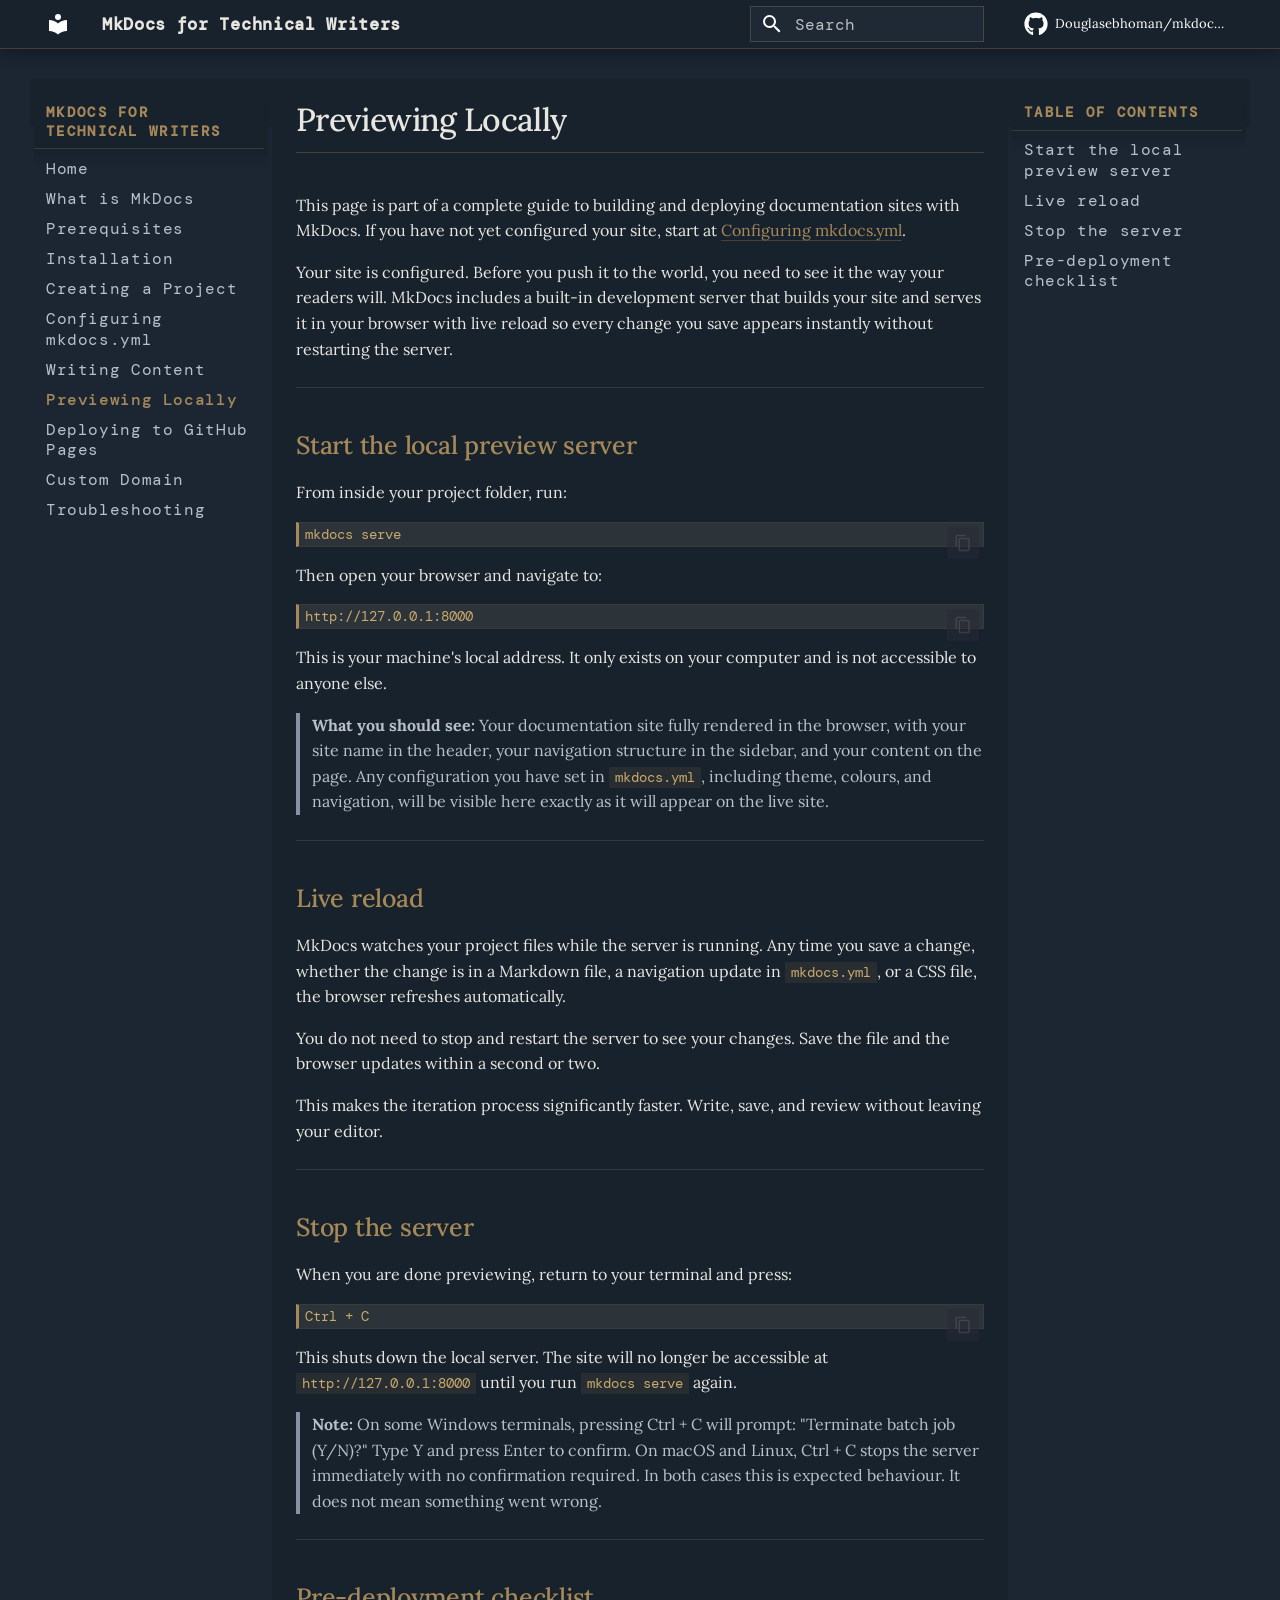
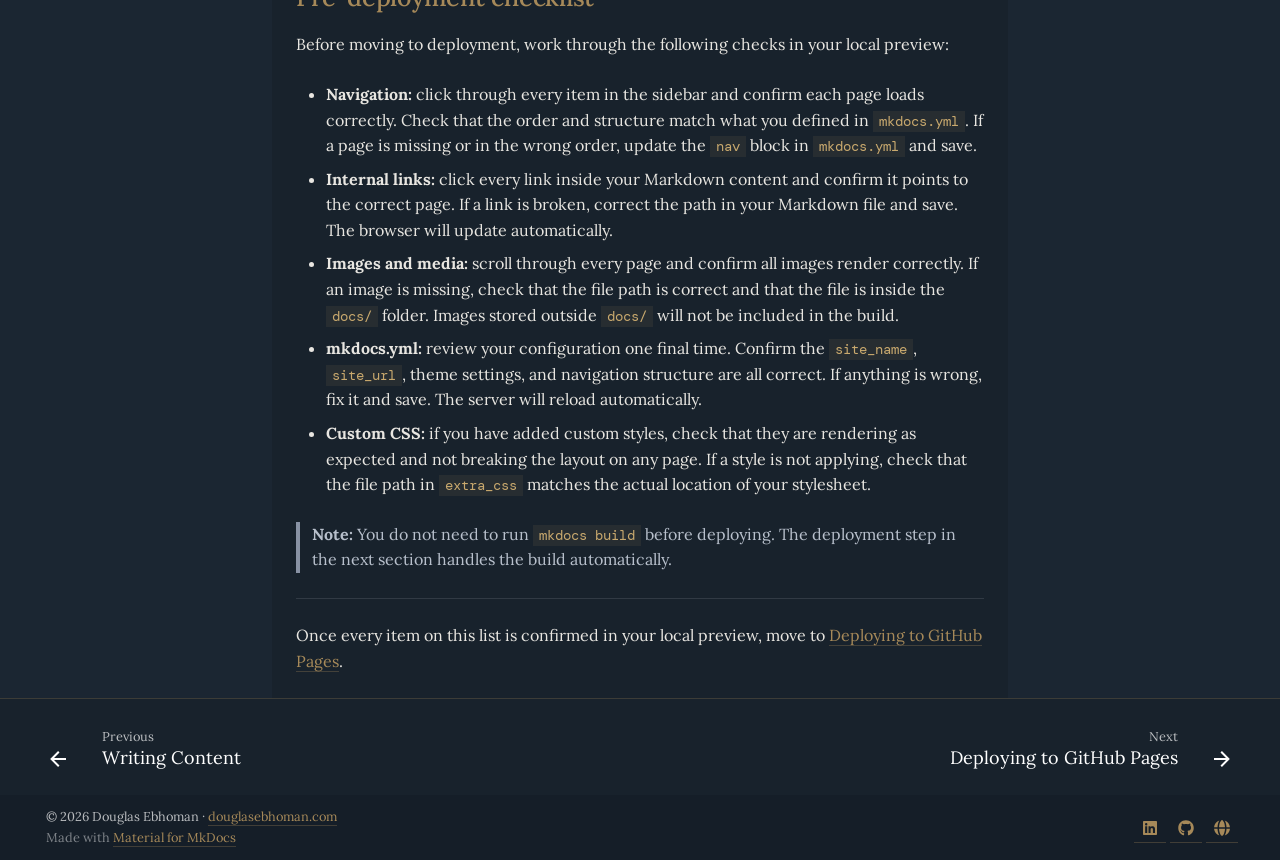
<file: previewing-locally/index.html>
<!doctype html>
<html lang="en" class="no-js">
  <head>
    
      <meta charset="utf-8">
      <meta name="viewport" content="width=device-width,initial-scale=1">
      
        <meta name="description" content="A complete guide to MkDocs for technical writers. Covers installation, configuration, GitHub Pages deployment, custom domains, and troubleshooting. Written for Docs-as-Code workflows.">
      
      
        <meta name="author" content="Douglas Ebhoman">
      
      
        <link rel="canonical" href="https://douglasebhoman.com/mkdocs-for-technical-writers/previewing-locally/">
      
      
        <link rel="prev" href="../writing-content/">
      
      
        <link rel="next" href="../deploying-to-github-pages/">
      
      
        
      
      
      <link rel="icon" href="../assets/images/favicon.png">
      <meta name="generator" content="mkdocs-1.6.1, mkdocs-material-9.7.6">
    
    
      
        <title>Previewing Locally - MkDocs for Technical Writers</title>
      
    
    
      <link rel="stylesheet" href="../assets/stylesheets/main.484c7ddc.min.css">
      
        
        <link rel="stylesheet" href="../assets/stylesheets/palette.ab4e12ef.min.css">
      
      


    
    
      
    
    
      
        
        
        <link rel="preconnect" href="https://fonts.gstatic.com" crossorigin>
        <link rel="stylesheet" href="https://fonts.googleapis.com/css?family=Roboto:300,300i,400,400i,700,700i%7CRoboto+Mono:400,400i,700,700i&display=fallback">
        <style>:root{--md-text-font:"Roboto";--md-code-font:"Roboto Mono"}</style>
      
    
    
      <link rel="stylesheet" href="../stylesheets/brand.css">
    
    <script>__md_scope=new URL("..",location),__md_hash=e=>[...e].reduce(((e,_)=>(e<<5)-e+_.charCodeAt(0)),0),__md_get=(e,_=localStorage,t=__md_scope)=>JSON.parse(_.getItem(t.pathname+"."+e)),__md_set=(e,_,t=localStorage,a=__md_scope)=>{try{t.setItem(a.pathname+"."+e,JSON.stringify(_))}catch(e){}}</script>
    
      

    
    
  
  <meta property="og:type" content="website">
  <meta property="og:title" content="Previewing Locally - MkDocs for Technical Writers">
  <meta property="og:description" content="A complete guide to MkDocs for technical writers. Covers installation, configuration, GitHub Pages deployment, custom domains, and troubleshooting. Written for Docs-as-Code workflows.">
  <meta property="og:url" content="https://douglasebhoman.com/mkdocs-for-technical-writers/previewing-locally/">
  <meta property="og:image" content="https://douglasebhoman.com/assets/images/mkdocs-for-technical-writers-card.png">
  <meta property="og:image:width" content="1731">
  <meta property="og:image:height" content="909">
  <meta name="twitter:card" content="summary_large_image">
  <meta name="twitter:title" content="Previewing Locally - MkDocs for Technical Writers">
  <meta name="twitter:description" content="A complete guide to MkDocs for technical writers. Covers installation, configuration, GitHub Pages deployment, custom domains, and troubleshooting. Written for Docs-as-Code workflows.">
  <meta name="twitter:image" content="https://douglasebhoman.com/assets/images/mkdocs-for-technical-writers-card.png">

  </head>
  
  
    
    
    
    
    
    <body dir="ltr" data-md-color-scheme="slate" data-md-color-primary="custom" data-md-color-accent="custom">
  
    
    <input class="md-toggle" data-md-toggle="drawer" type="checkbox" id="__drawer" autocomplete="off">
    <input class="md-toggle" data-md-toggle="search" type="checkbox" id="__search" autocomplete="off">
    <label class="md-overlay" for="__drawer"></label>
    <div data-md-component="skip">
      
        
        <a href="#previewing-locally" class="md-skip">
          Skip to content
        </a>
      
    </div>
    <div data-md-component="announce">
      
    </div>
    
    
      

  

<header class="md-header md-header--shadow" data-md-component="header">
  <nav class="md-header__inner md-grid" aria-label="Header">
    <a href=".." title="MkDocs for Technical Writers" class="md-header__button md-logo" aria-label="MkDocs for Technical Writers" data-md-component="logo">
      
  
  <svg xmlns="http://www.w3.org/2000/svg" viewBox="0 0 24 24"><path d="M12 8a3 3 0 0 0 3-3 3 3 0 0 0-3-3 3 3 0 0 0-3 3 3 3 0 0 0 3 3m0 3.54C9.64 9.35 6.5 8 3 8v11c3.5 0 6.64 1.35 9 3.54 2.36-2.19 5.5-3.54 9-3.54V8c-3.5 0-6.64 1.35-9 3.54"/></svg>

    </a>
    <label class="md-header__button md-icon" for="__drawer">
      
      <svg xmlns="http://www.w3.org/2000/svg" viewBox="0 0 24 24"><path d="M3 6h18v2H3zm0 5h18v2H3zm0 5h18v2H3z"/></svg>
    </label>
    <div class="md-header__title" data-md-component="header-title">
      <div class="md-header__ellipsis">
        <div class="md-header__topic">
          <span class="md-ellipsis">
            MkDocs for Technical Writers
          </span>
        </div>
        <div class="md-header__topic" data-md-component="header-topic">
          <span class="md-ellipsis">
            
              Previewing Locally
            
          </span>
        </div>
      </div>
    </div>
    
      
    
    
    
    
      
      
        <label class="md-header__button md-icon" for="__search">
          
          <svg xmlns="http://www.w3.org/2000/svg" viewBox="0 0 24 24"><path d="M9.5 3A6.5 6.5 0 0 1 16 9.5c0 1.61-.59 3.09-1.56 4.23l.27.27h.79l5 5-1.5 1.5-5-5v-.79l-.27-.27A6.52 6.52 0 0 1 9.5 16 6.5 6.5 0 0 1 3 9.5 6.5 6.5 0 0 1 9.5 3m0 2C7 5 5 7 5 9.5S7 14 9.5 14 14 12 14 9.5 12 5 9.5 5"/></svg>
        </label>
        <div class="md-search" data-md-component="search" role="dialog">
  <label class="md-search__overlay" for="__search"></label>
  <div class="md-search__inner" role="search">
    <form class="md-search__form" name="search">
      <input type="text" class="md-search__input" name="query" aria-label="Search" placeholder="Search" autocapitalize="off" autocorrect="off" autocomplete="off" spellcheck="false" data-md-component="search-query" required>
      <label class="md-search__icon md-icon" for="__search">
        
        <svg xmlns="http://www.w3.org/2000/svg" viewBox="0 0 24 24"><path d="M9.5 3A6.5 6.5 0 0 1 16 9.5c0 1.61-.59 3.09-1.56 4.23l.27.27h.79l5 5-1.5 1.5-5-5v-.79l-.27-.27A6.52 6.52 0 0 1 9.5 16 6.5 6.5 0 0 1 3 9.5 6.5 6.5 0 0 1 9.5 3m0 2C7 5 5 7 5 9.5S7 14 9.5 14 14 12 14 9.5 12 5 9.5 5"/></svg>
        
        <svg xmlns="http://www.w3.org/2000/svg" viewBox="0 0 24 24"><path d="M20 11v2H8l5.5 5.5-1.42 1.42L4.16 12l7.92-7.92L13.5 5.5 8 11z"/></svg>
      </label>
      <nav class="md-search__options" aria-label="Search">
        
        <button type="reset" class="md-search__icon md-icon" title="Clear" aria-label="Clear" tabindex="-1">
          
          <svg xmlns="http://www.w3.org/2000/svg" viewBox="0 0 24 24"><path d="M19 6.41 17.59 5 12 10.59 6.41 5 5 6.41 10.59 12 5 17.59 6.41 19 12 13.41 17.59 19 19 17.59 13.41 12z"/></svg>
        </button>
      </nav>
      
        <div class="md-search__suggest" data-md-component="search-suggest"></div>
      
    </form>
    <div class="md-search__output">
      <div class="md-search__scrollwrap" tabindex="0" data-md-scrollfix>
        <div class="md-search-result" data-md-component="search-result">
          <div class="md-search-result__meta">
            Initializing search
          </div>
          <ol class="md-search-result__list" role="presentation"></ol>
        </div>
      </div>
    </div>
  </div>
</div>
      
    
    
      <div class="md-header__source">
        <a href="https://github.com/Douglasebhoman/mkdocs-for-technical-writers" title="Go to repository" class="md-source" data-md-component="source">
  <div class="md-source__icon md-icon">
    
    <svg xmlns="http://www.w3.org/2000/svg" viewBox="0 0 512 512"><!--! Font Awesome Free 7.1.0 by @fontawesome - https://fontawesome.com License - https://fontawesome.com/license/free (Icons: CC BY 4.0, Fonts: SIL OFL 1.1, Code: MIT License) Copyright 2025 Fonticons, Inc.--><path d="M173.9 397.4c0 2-2.3 3.6-5.2 3.6-3.3.3-5.6-1.3-5.6-3.6 0-2 2.3-3.6 5.2-3.6 3-.3 5.6 1.3 5.6 3.6m-31.1-4.5c-.7 2 1.3 4.3 4.3 4.9 2.6 1 5.6 0 6.2-2s-1.3-4.3-4.3-5.2c-2.6-.7-5.5.3-6.2 2.3m44.2-1.7c-2.9.7-4.9 2.6-4.6 4.9.3 2 2.9 3.3 5.9 2.6 2.9-.7 4.9-2.6 4.6-4.6-.3-1.9-3-3.2-5.9-2.9M252.8 8C114.1 8 8 113.3 8 252c0 110.9 69.8 205.8 169.5 239.2 12.8 2.3 17.3-5.6 17.3-12.1 0-6.2-.3-40.4-.3-61.4 0 0-70 15-84.7-29.8 0 0-11.4-29.1-27.8-36.6 0 0-22.9-15.7 1.6-15.4 0 0 24.9 2 38.6 25.8 21.9 38.6 58.6 27.5 72.9 20.9 2.3-16 8.8-27.1 16-33.7-55.9-6.2-112.3-14.3-112.3-110.5 0-27.5 7.6-41.3 23.6-58.9-2.6-6.5-11.1-33.3 2.6-67.9 20.9-6.5 69 27 69 27 20-5.6 41.5-8.5 62.8-8.5s42.8 2.9 62.8 8.5c0 0 48.1-33.6 69-27 13.7 34.7 5.2 61.4 2.6 67.9 16 17.7 25.8 31.5 25.8 58.9 0 96.5-58.9 104.2-114.8 110.5 9.2 7.9 17 22.9 17 46.4 0 33.7-.3 75.4-.3 83.6 0 6.5 4.6 14.4 17.3 12.1C436.2 457.8 504 362.9 504 252 504 113.3 391.5 8 252.8 8M105.2 352.9c-1.3 1-1 3.3.7 5.2 1.6 1.6 3.9 2.3 5.2 1 1.3-1 1-3.3-.7-5.2-1.6-1.6-3.9-2.3-5.2-1m-10.8-8.1c-.7 1.3.3 2.9 2.3 3.9 1.6 1 3.6.7 4.3-.7.7-1.3-.3-2.9-2.3-3.9-2-.6-3.6-.3-4.3.7m32.4 35.6c-1.6 1.3-1 4.3 1.3 6.2 2.3 2.3 5.2 2.6 6.5 1 1.3-1.3.7-4.3-1.3-6.2-2.2-2.3-5.2-2.6-6.5-1m-11.4-14.7c-1.6 1-1.6 3.6 0 5.9s4.3 3.3 5.6 2.3c1.6-1.3 1.6-3.9 0-6.2-1.4-2.3-4-3.3-5.6-2"/></svg>
  </div>
  <div class="md-source__repository">
    Douglasebhoman/mkdocs-for-technical-writers
  </div>
</a>
      </div>
    
  </nav>
  
</header>
    
    <div class="md-container" data-md-component="container">
      
      
        
          
        
      
      <main class="md-main" data-md-component="main">
        <div class="md-main__inner md-grid">
          
            
              
              <div class="md-sidebar md-sidebar--primary" data-md-component="sidebar" data-md-type="navigation" >
                <div class="md-sidebar__scrollwrap">
                  <div class="md-sidebar__inner">
                    



<nav class="md-nav md-nav--primary" aria-label="Navigation" data-md-level="0">
  <label class="md-nav__title" for="__drawer">
    <a href=".." title="MkDocs for Technical Writers" class="md-nav__button md-logo" aria-label="MkDocs for Technical Writers" data-md-component="logo">
      
  
  <svg xmlns="http://www.w3.org/2000/svg" viewBox="0 0 24 24"><path d="M12 8a3 3 0 0 0 3-3 3 3 0 0 0-3-3 3 3 0 0 0-3 3 3 3 0 0 0 3 3m0 3.54C9.64 9.35 6.5 8 3 8v11c3.5 0 6.64 1.35 9 3.54 2.36-2.19 5.5-3.54 9-3.54V8c-3.5 0-6.64 1.35-9 3.54"/></svg>

    </a>
    MkDocs for Technical Writers
  </label>
  
    <div class="md-nav__source">
      <a href="https://github.com/Douglasebhoman/mkdocs-for-technical-writers" title="Go to repository" class="md-source" data-md-component="source">
  <div class="md-source__icon md-icon">
    
    <svg xmlns="http://www.w3.org/2000/svg" viewBox="0 0 512 512"><!--! Font Awesome Free 7.1.0 by @fontawesome - https://fontawesome.com License - https://fontawesome.com/license/free (Icons: CC BY 4.0, Fonts: SIL OFL 1.1, Code: MIT License) Copyright 2025 Fonticons, Inc.--><path d="M173.9 397.4c0 2-2.3 3.6-5.2 3.6-3.3.3-5.6-1.3-5.6-3.6 0-2 2.3-3.6 5.2-3.6 3-.3 5.6 1.3 5.6 3.6m-31.1-4.5c-.7 2 1.3 4.3 4.3 4.9 2.6 1 5.6 0 6.2-2s-1.3-4.3-4.3-5.2c-2.6-.7-5.5.3-6.2 2.3m44.2-1.7c-2.9.7-4.9 2.6-4.6 4.9.3 2 2.9 3.3 5.9 2.6 2.9-.7 4.9-2.6 4.6-4.6-.3-1.9-3-3.2-5.9-2.9M252.8 8C114.1 8 8 113.3 8 252c0 110.9 69.8 205.8 169.5 239.2 12.8 2.3 17.3-5.6 17.3-12.1 0-6.2-.3-40.4-.3-61.4 0 0-70 15-84.7-29.8 0 0-11.4-29.1-27.8-36.6 0 0-22.9-15.7 1.6-15.4 0 0 24.9 2 38.6 25.8 21.9 38.6 58.6 27.5 72.9 20.9 2.3-16 8.8-27.1 16-33.7-55.9-6.2-112.3-14.3-112.3-110.5 0-27.5 7.6-41.3 23.6-58.9-2.6-6.5-11.1-33.3 2.6-67.9 20.9-6.5 69 27 69 27 20-5.6 41.5-8.5 62.8-8.5s42.8 2.9 62.8 8.5c0 0 48.1-33.6 69-27 13.7 34.7 5.2 61.4 2.6 67.9 16 17.7 25.8 31.5 25.8 58.9 0 96.5-58.9 104.2-114.8 110.5 9.2 7.9 17 22.9 17 46.4 0 33.7-.3 75.4-.3 83.6 0 6.5 4.6 14.4 17.3 12.1C436.2 457.8 504 362.9 504 252 504 113.3 391.5 8 252.8 8M105.2 352.9c-1.3 1-1 3.3.7 5.2 1.6 1.6 3.9 2.3 5.2 1 1.3-1 1-3.3-.7-5.2-1.6-1.6-3.9-2.3-5.2-1m-10.8-8.1c-.7 1.3.3 2.9 2.3 3.9 1.6 1 3.6.7 4.3-.7.7-1.3-.3-2.9-2.3-3.9-2-.6-3.6-.3-4.3.7m32.4 35.6c-1.6 1.3-1 4.3 1.3 6.2 2.3 2.3 5.2 2.6 6.5 1 1.3-1.3.7-4.3-1.3-6.2-2.2-2.3-5.2-2.6-6.5-1m-11.4-14.7c-1.6 1-1.6 3.6 0 5.9s4.3 3.3 5.6 2.3c1.6-1.3 1.6-3.9 0-6.2-1.4-2.3-4-3.3-5.6-2"/></svg>
  </div>
  <div class="md-source__repository">
    Douglasebhoman/mkdocs-for-technical-writers
  </div>
</a>
    </div>
  
  <ul class="md-nav__list" data-md-scrollfix>
    
      
      
  
  
  
  
    <li class="md-nav__item">
      <a href=".." class="md-nav__link">
        
  
  
  <span class="md-ellipsis">
    
  
    Home
  

    
  </span>
  
  

      </a>
    </li>
  

    
      
      
  
  
  
  
    <li class="md-nav__item">
      <a href="../what-is-mkdocs/" class="md-nav__link">
        
  
  
  <span class="md-ellipsis">
    
  
    What is MkDocs
  

    
  </span>
  
  

      </a>
    </li>
  

    
      
      
  
  
  
  
    <li class="md-nav__item">
      <a href="../prerequisites/" class="md-nav__link">
        
  
  
  <span class="md-ellipsis">
    
  
    Prerequisites
  

    
  </span>
  
  

      </a>
    </li>
  

    
      
      
  
  
  
  
    <li class="md-nav__item">
      <a href="../installation/" class="md-nav__link">
        
  
  
  <span class="md-ellipsis">
    
  
    Installation
  

    
  </span>
  
  

      </a>
    </li>
  

    
      
      
  
  
  
  
    <li class="md-nav__item">
      <a href="../creating-a-project/" class="md-nav__link">
        
  
  
  <span class="md-ellipsis">
    
  
    Creating a Project
  

    
  </span>
  
  

      </a>
    </li>
  

    
      
      
  
  
  
  
    <li class="md-nav__item">
      <a href="../configuring-mkdocs-yml/" class="md-nav__link">
        
  
  
  <span class="md-ellipsis">
    
  
    Configuring mkdocs.yml
  

    
  </span>
  
  

      </a>
    </li>
  

    
      
      
  
  
  
  
    <li class="md-nav__item">
      <a href="../writing-content/" class="md-nav__link">
        
  
  
  <span class="md-ellipsis">
    
  
    Writing Content
  

    
  </span>
  
  

      </a>
    </li>
  

    
      
      
  
  
    
  
  
  
    <li class="md-nav__item md-nav__item--active">
      
      <input class="md-nav__toggle md-toggle" type="checkbox" id="__toc">
      
      
        
      
      
        <label class="md-nav__link md-nav__link--active" for="__toc">
          
  
  
  <span class="md-ellipsis">
    
  
    Previewing Locally
  

    
  </span>
  
  

          <span class="md-nav__icon md-icon"></span>
        </label>
      
      <a href="./" class="md-nav__link md-nav__link--active">
        
  
  
  <span class="md-ellipsis">
    
  
    Previewing Locally
  

    
  </span>
  
  

      </a>
      
        

<nav class="md-nav md-nav--secondary" aria-label="Table of contents">
  
  
  
    
  
  
    <label class="md-nav__title" for="__toc">
      <span class="md-nav__icon md-icon"></span>
      Table of contents
    </label>
    <ul class="md-nav__list" data-md-component="toc" data-md-scrollfix>
      
        <li class="md-nav__item">
  <a href="#start-the-local-preview-server" class="md-nav__link">
    <span class="md-ellipsis">
      
        Start the local preview server
      
    </span>
  </a>
  
</li>
      
        <li class="md-nav__item">
  <a href="#live-reload" class="md-nav__link">
    <span class="md-ellipsis">
      
        Live reload
      
    </span>
  </a>
  
</li>
      
        <li class="md-nav__item">
  <a href="#stop-the-server" class="md-nav__link">
    <span class="md-ellipsis">
      
        Stop the server
      
    </span>
  </a>
  
</li>
      
        <li class="md-nav__item">
  <a href="#pre-deployment-checklist" class="md-nav__link">
    <span class="md-ellipsis">
      
        Pre-deployment checklist
      
    </span>
  </a>
  
</li>
      
    </ul>
  
</nav>
      
    </li>
  

    
      
      
  
  
  
  
    <li class="md-nav__item">
      <a href="../deploying-to-github-pages/" class="md-nav__link">
        
  
  
  <span class="md-ellipsis">
    
  
    Deploying to GitHub Pages
  

    
  </span>
  
  

      </a>
    </li>
  

    
      
      
  
  
  
  
    <li class="md-nav__item">
      <a href="../custom-domain/" class="md-nav__link">
        
  
  
  <span class="md-ellipsis">
    
  
    Custom Domain
  

    
  </span>
  
  

      </a>
    </li>
  

    
      
      
  
  
  
  
    <li class="md-nav__item">
      <a href="../troubleshooting/" class="md-nav__link">
        
  
  
  <span class="md-ellipsis">
    
  
    Troubleshooting
  

    
  </span>
  
  

      </a>
    </li>
  

    
  </ul>
</nav>
                  </div>
                </div>
              </div>
            
            
              
              <div class="md-sidebar md-sidebar--secondary" data-md-component="sidebar" data-md-type="toc" >
                <div class="md-sidebar__scrollwrap">
                  <div class="md-sidebar__inner">
                    

<nav class="md-nav md-nav--secondary" aria-label="Table of contents">
  
  
  
    
  
  
    <label class="md-nav__title" for="__toc">
      <span class="md-nav__icon md-icon"></span>
      Table of contents
    </label>
    <ul class="md-nav__list" data-md-component="toc" data-md-scrollfix>
      
        <li class="md-nav__item">
  <a href="#start-the-local-preview-server" class="md-nav__link">
    <span class="md-ellipsis">
      
        Start the local preview server
      
    </span>
  </a>
  
</li>
      
        <li class="md-nav__item">
  <a href="#live-reload" class="md-nav__link">
    <span class="md-ellipsis">
      
        Live reload
      
    </span>
  </a>
  
</li>
      
        <li class="md-nav__item">
  <a href="#stop-the-server" class="md-nav__link">
    <span class="md-ellipsis">
      
        Stop the server
      
    </span>
  </a>
  
</li>
      
        <li class="md-nav__item">
  <a href="#pre-deployment-checklist" class="md-nav__link">
    <span class="md-ellipsis">
      
        Pre-deployment checklist
      
    </span>
  </a>
  
</li>
      
    </ul>
  
</nav>
                  </div>
                </div>
              </div>
            
          
          
            <div class="md-content" data-md-component="content">
              
              <article class="md-content__inner md-typeset">
                
                  


  
  


<h1 id="previewing-locally">Previewing Locally<a class="headerlink" href="#previewing-locally" title="Permanent link">&para;</a></h1>
<p>This page is part of a complete guide to building and deploying documentation sites with MkDocs. If you have not yet configured your site, start at <a href="../configuring-mkdocs-yml/">Configuring mkdocs.yml</a>.</p>
<p>Your site is configured. Before you push it to the world, you need to see it the way your readers will. MkDocs includes a built-in development server that builds your site and serves it in your browser with live reload so every change you save appears instantly without restarting the server.</p>
<hr />
<h2 id="start-the-local-preview-server">Start the local preview server<a class="headerlink" href="#start-the-local-preview-server" title="Permanent link">&para;</a></h2>
<p>From inside your project folder, run:</p>
<div class="highlight"><pre><span></span><code><a id="__codelineno-0-1" name="__codelineno-0-1" href="#__codelineno-0-1"></a>mkdocs<span class="w"> </span>serve
</code></pre></div>
<p>Then open your browser and navigate to:</p>
<div class="highlight"><pre><span></span><code><a id="__codelineno-1-1" name="__codelineno-1-1" href="#__codelineno-1-1"></a>http://127.0.0.1:8000
</code></pre></div>
<p>This is your machine's local address. It only exists on your computer and is not accessible to anyone else.</p>
<blockquote>
<p><strong>What you should see:</strong> Your documentation site fully rendered in the browser, with your site name in the header, your navigation structure in the sidebar, and your content on the page. Any configuration you have set in <code>mkdocs.yml</code>, including theme, colours, and navigation, will be visible here exactly as it will appear on the live site.</p>
</blockquote>
<hr />
<h2 id="live-reload">Live reload<a class="headerlink" href="#live-reload" title="Permanent link">&para;</a></h2>
<p>MkDocs watches your project files while the server is running. Any time you save a change, whether the change is in a Markdown file, a navigation update in <code>mkdocs.yml</code>, or a CSS file, the browser refreshes automatically.</p>
<p>You do not need to stop and restart the server to see your changes. Save the file and the browser updates within a second or two.</p>
<p>This makes the iteration process significantly faster. Write, save, and review without leaving your editor.</p>
<hr />
<h2 id="stop-the-server">Stop the server<a class="headerlink" href="#stop-the-server" title="Permanent link">&para;</a></h2>
<p>When you are done previewing, return to your terminal and press:</p>
<div class="highlight"><pre><span></span><code><a id="__codelineno-2-1" name="__codelineno-2-1" href="#__codelineno-2-1"></a>Ctrl + C
</code></pre></div>
<p>This shuts down the local server. The site will no longer be accessible at <code>http://127.0.0.1:8000</code> until you run <code>mkdocs serve</code> again.</p>
<blockquote>
<p><strong>Note:</strong> On some Windows terminals, pressing Ctrl + C will prompt: "Terminate batch job (Y/N)?" Type Y and press Enter to confirm. On macOS and Linux, Ctrl + C stops the server immediately with no confirmation required. In both cases this is expected behaviour. It does not mean something went wrong.</p>
</blockquote>
<hr />
<h2 id="pre-deployment-checklist">Pre-deployment checklist<a class="headerlink" href="#pre-deployment-checklist" title="Permanent link">&para;</a></h2>
<p>Before moving to deployment, work through the following checks in your local preview:</p>
<ul>
<li>
<p><strong>Navigation:</strong> click through every item in the sidebar and confirm each page loads correctly. Check that the order and structure match what you defined in <code>mkdocs.yml</code>. If a page is missing or in the wrong order, update the <code>nav</code> block in <code>mkdocs.yml</code> and save.</p>
</li>
<li>
<p><strong>Internal links:</strong> click every link inside your Markdown content and confirm it points to the correct page. If a link is broken, correct the path in your Markdown file and save. The browser will update automatically.</p>
</li>
<li>
<p><strong>Images and media:</strong> scroll through every page and confirm all images render correctly. If an image is missing, check that the file path is correct and that the file is inside the <code>docs/</code> folder. Images stored outside <code>docs/</code> will not be included in the build.</p>
</li>
<li>
<p><strong>mkdocs.yml:</strong> review your configuration one final time. Confirm the <code>site_name</code>, <code>site_url</code>, theme settings, and navigation structure are all correct. If anything is wrong, fix it and save. The server will reload automatically.</p>
</li>
<li>
<p><strong>Custom CSS:</strong> if you have added custom styles, check that they are rendering as expected and not breaking the layout on any page. If a style is not applying, check that the file path in <code>extra_css</code> matches the actual location of your stylesheet.</p>
</li>
</ul>
<blockquote>
<p><strong>Note:</strong> You do not need to run <code>mkdocs build</code> before deploying. The deployment step in the next section handles the build automatically.</p>
</blockquote>
<hr />
<p>Once every item on this list is confirmed in your local preview, move to <a href="../deploying-to-github-pages/">Deploying to GitHub Pages</a>.</p>












                
              </article>
            </div>
          
          
<script>var target=document.getElementById(location.hash.slice(1));target&&target.name&&(target.checked=target.name.startsWith("__tabbed_"))</script>
        </div>
        
          <button type="button" class="md-top md-icon" data-md-component="top" hidden>
  
  <svg xmlns="http://www.w3.org/2000/svg" viewBox="0 0 24 24"><path d="M13 20h-2V8l-5.5 5.5-1.42-1.42L12 4.16l7.92 7.92-1.42 1.42L13 8z"/></svg>
  Back to top
</button>
        
      </main>
      
        <footer class="md-footer">
  
    
      
      <nav class="md-footer__inner md-grid" aria-label="Footer" >
        
          
          <a href="../writing-content/" class="md-footer__link md-footer__link--prev" aria-label="Previous: Writing Content">
            <div class="md-footer__button md-icon">
              
              <svg xmlns="http://www.w3.org/2000/svg" viewBox="0 0 24 24"><path d="M20 11v2H8l5.5 5.5-1.42 1.42L4.16 12l7.92-7.92L13.5 5.5 8 11z"/></svg>
            </div>
            <div class="md-footer__title">
              <span class="md-footer__direction">
                Previous
              </span>
              <div class="md-ellipsis">
                Writing Content
              </div>
            </div>
          </a>
        
        
          
          <a href="../deploying-to-github-pages/" class="md-footer__link md-footer__link--next" aria-label="Next: Deploying to GitHub Pages">
            <div class="md-footer__title">
              <span class="md-footer__direction">
                Next
              </span>
              <div class="md-ellipsis">
                Deploying to GitHub Pages
              </div>
            </div>
            <div class="md-footer__button md-icon">
              
              <svg xmlns="http://www.w3.org/2000/svg" viewBox="0 0 24 24"><path d="M4 11v2h12l-5.5 5.5 1.42 1.42L19.84 12l-7.92-7.92L10.5 5.5 16 11z"/></svg>
            </div>
          </a>
        
      </nav>
    
  
  <div class="md-footer-meta md-typeset">
    <div class="md-footer-meta__inner md-grid">
      <div class="md-copyright">
  
    <div class="md-copyright__highlight">
      © 2026 Douglas Ebhoman · <a href="https://douglasebhoman.com">douglasebhoman.com</a>
    </div>
  
  
    Made with
    <a href="https://squidfunk.github.io/mkdocs-material/" target="_blank" rel="noopener">
      Material for MkDocs
    </a>
  
</div>
      
        
<div class="md-social">
  
    
    
    
    
      
      
    
    <a href="https://linkedin.com/in/douglas-ebhoman-757329289" target="_blank" rel="noopener" title="linkedin.com" class="md-social__link">
      <svg xmlns="http://www.w3.org/2000/svg" viewBox="0 0 448 512"><!--! Font Awesome Free 7.1.0 by @fontawesome - https://fontawesome.com License - https://fontawesome.com/license/free (Icons: CC BY 4.0, Fonts: SIL OFL 1.1, Code: MIT License) Copyright 2025 Fonticons, Inc.--><path d="M416 32H31.9C14.3 32 0 46.5 0 64.3v383.4C0 465.5 14.3 480 31.9 480H416c17.6 0 32-14.5 32-32.3V64.3c0-17.8-14.4-32.3-32-32.3M135.4 416H69V202.2h66.5V416zM102.2 96a38.5 38.5 0 1 1 0 77 38.5 38.5 0 1 1 0-77m282.1 320h-66.4V312c0-24.8-.5-56.7-34.5-56.7-34.6 0-39.9 27-39.9 54.9V416h-66.4V202.2h63.7v29.2h.9c8.9-16.8 30.6-34.5 62.9-34.5 67.2 0 79.7 44.3 79.7 101.9z"/></svg>
    </a>
  
    
    
    
    
      
      
    
    <a href="https://github.com/Douglasebhoman" target="_blank" rel="noopener" title="github.com" class="md-social__link">
      <svg xmlns="http://www.w3.org/2000/svg" viewBox="0 0 512 512"><!--! Font Awesome Free 7.1.0 by @fontawesome - https://fontawesome.com License - https://fontawesome.com/license/free (Icons: CC BY 4.0, Fonts: SIL OFL 1.1, Code: MIT License) Copyright 2025 Fonticons, Inc.--><path d="M173.9 397.4c0 2-2.3 3.6-5.2 3.6-3.3.3-5.6-1.3-5.6-3.6 0-2 2.3-3.6 5.2-3.6 3-.3 5.6 1.3 5.6 3.6m-31.1-4.5c-.7 2 1.3 4.3 4.3 4.9 2.6 1 5.6 0 6.2-2s-1.3-4.3-4.3-5.2c-2.6-.7-5.5.3-6.2 2.3m44.2-1.7c-2.9.7-4.9 2.6-4.6 4.9.3 2 2.9 3.3 5.9 2.6 2.9-.7 4.9-2.6 4.6-4.6-.3-1.9-3-3.2-5.9-2.9M252.8 8C114.1 8 8 113.3 8 252c0 110.9 69.8 205.8 169.5 239.2 12.8 2.3 17.3-5.6 17.3-12.1 0-6.2-.3-40.4-.3-61.4 0 0-70 15-84.7-29.8 0 0-11.4-29.1-27.8-36.6 0 0-22.9-15.7 1.6-15.4 0 0 24.9 2 38.6 25.8 21.9 38.6 58.6 27.5 72.9 20.9 2.3-16 8.8-27.1 16-33.7-55.9-6.2-112.3-14.3-112.3-110.5 0-27.5 7.6-41.3 23.6-58.9-2.6-6.5-11.1-33.3 2.6-67.9 20.9-6.5 69 27 69 27 20-5.6 41.5-8.5 62.8-8.5s42.8 2.9 62.8 8.5c0 0 48.1-33.6 69-27 13.7 34.7 5.2 61.4 2.6 67.9 16 17.7 25.8 31.5 25.8 58.9 0 96.5-58.9 104.2-114.8 110.5 9.2 7.9 17 22.9 17 46.4 0 33.7-.3 75.4-.3 83.6 0 6.5 4.6 14.4 17.3 12.1C436.2 457.8 504 362.9 504 252 504 113.3 391.5 8 252.8 8M105.2 352.9c-1.3 1-1 3.3.7 5.2 1.6 1.6 3.9 2.3 5.2 1 1.3-1 1-3.3-.7-5.2-1.6-1.6-3.9-2.3-5.2-1m-10.8-8.1c-.7 1.3.3 2.9 2.3 3.9 1.6 1 3.6.7 4.3-.7.7-1.3-.3-2.9-2.3-3.9-2-.6-3.6-.3-4.3.7m32.4 35.6c-1.6 1.3-1 4.3 1.3 6.2 2.3 2.3 5.2 2.6 6.5 1 1.3-1.3.7-4.3-1.3-6.2-2.2-2.3-5.2-2.6-6.5-1m-11.4-14.7c-1.6 1-1.6 3.6 0 5.9s4.3 3.3 5.6 2.3c1.6-1.3 1.6-3.9 0-6.2-1.4-2.3-4-3.3-5.6-2"/></svg>
    </a>
  
    
    
    
    
      
      
    
    <a href="https://douglasebhoman.com" target="_blank" rel="noopener" title="douglasebhoman.com" class="md-social__link">
      <svg xmlns="http://www.w3.org/2000/svg" viewBox="0 0 512 512"><!--! Font Awesome Free 7.1.0 by @fontawesome - https://fontawesome.com License - https://fontawesome.com/license/free (Icons: CC BY 4.0, Fonts: SIL OFL 1.1, Code: MIT License) Copyright 2025 Fonticons, Inc.--><path d="M351.9 280H161c2.9 64.5 17.2 123.9 37.5 167.4 11.4 24.5 23.7 41.8 35.1 52.4 11.2 10.5 18.9 12.2 22.9 12.2s11.7-1.7 22.9-12.2c11.4-10.6 23.7-28 35.1-52.4 20.3-43.5 34.6-102.9 37.5-167.4zm-191-48h190.9c-2.8-64.5-17.1-123.9-37.4-167.4-11.4-24.4-23.7-41.8-35.1-52.4C268.1 1.7 260.4 0 256.4 0s-11.7 1.7-22.9 12.2c-11.4 10.6-23.7 28-35.1 52.4-20.3 43.5-34.6 102.9-37.5 167.4m-48 0c3.5-85.6 25.6-165.1 57.9-217.3C78.7 47.3 10.9 131.2 1.5 232zM1.5 280c9.4 100.8 77.2 184.7 169.3 217.3-32.3-52.2-54.4-131.7-57.9-217.3zm398.4 0c-3.5 85.6-25.6 165.1-57.9 217.3 92.1-32.7 159.9-116.5 169.3-217.3zm111.4-48C501.9 131.2 434.1 47.3 342 14.7c32.3 52.2 54.4 131.7 57.9 217.3z"/></svg>
    </a>
  
</div>
      
    </div>
  </div>
</footer>
      
    </div>
    <div class="md-dialog" data-md-component="dialog">
      <div class="md-dialog__inner md-typeset"></div>
    </div>
    
    
    
      
      
      <script id="__config" type="application/json">{"annotate": null, "base": "..", "features": ["navigation.instant", "navigation.top", "navigation.sections", "navigation.footer", "search.highlight", "search.suggest", "content.code.copy"], "search": "../assets/javascripts/workers/search.2c215733.min.js", "tags": null, "translations": {"clipboard.copied": "Copied to clipboard", "clipboard.copy": "Copy to clipboard", "search.result.more.one": "1 more on this page", "search.result.more.other": "# more on this page", "search.result.none": "No matching documents", "search.result.one": "1 matching document", "search.result.other": "# matching documents", "search.result.placeholder": "Type to start searching", "search.result.term.missing": "Missing", "select.version": "Select version"}, "version": null}</script>
    
    
      <script src="../assets/javascripts/bundle.79ae519e.min.js"></script>
      
    
  </body>
</html>
</file>
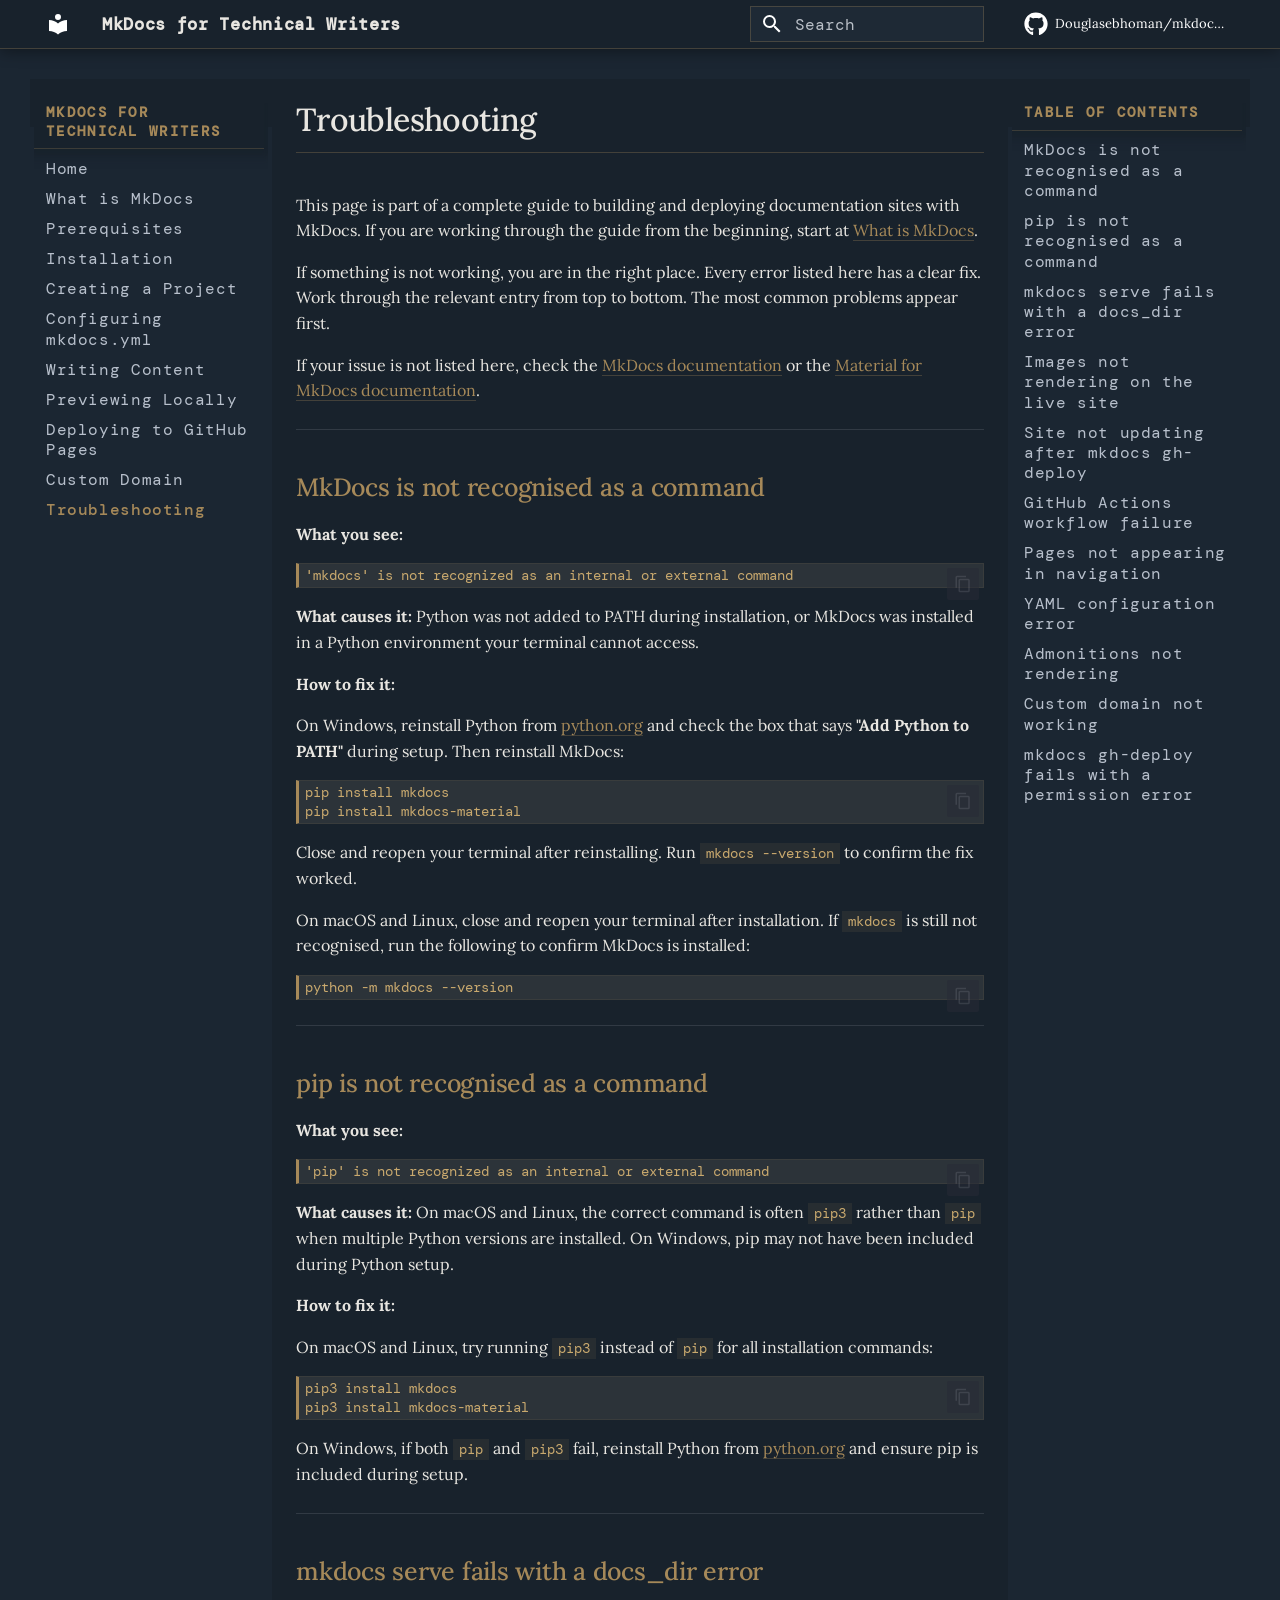
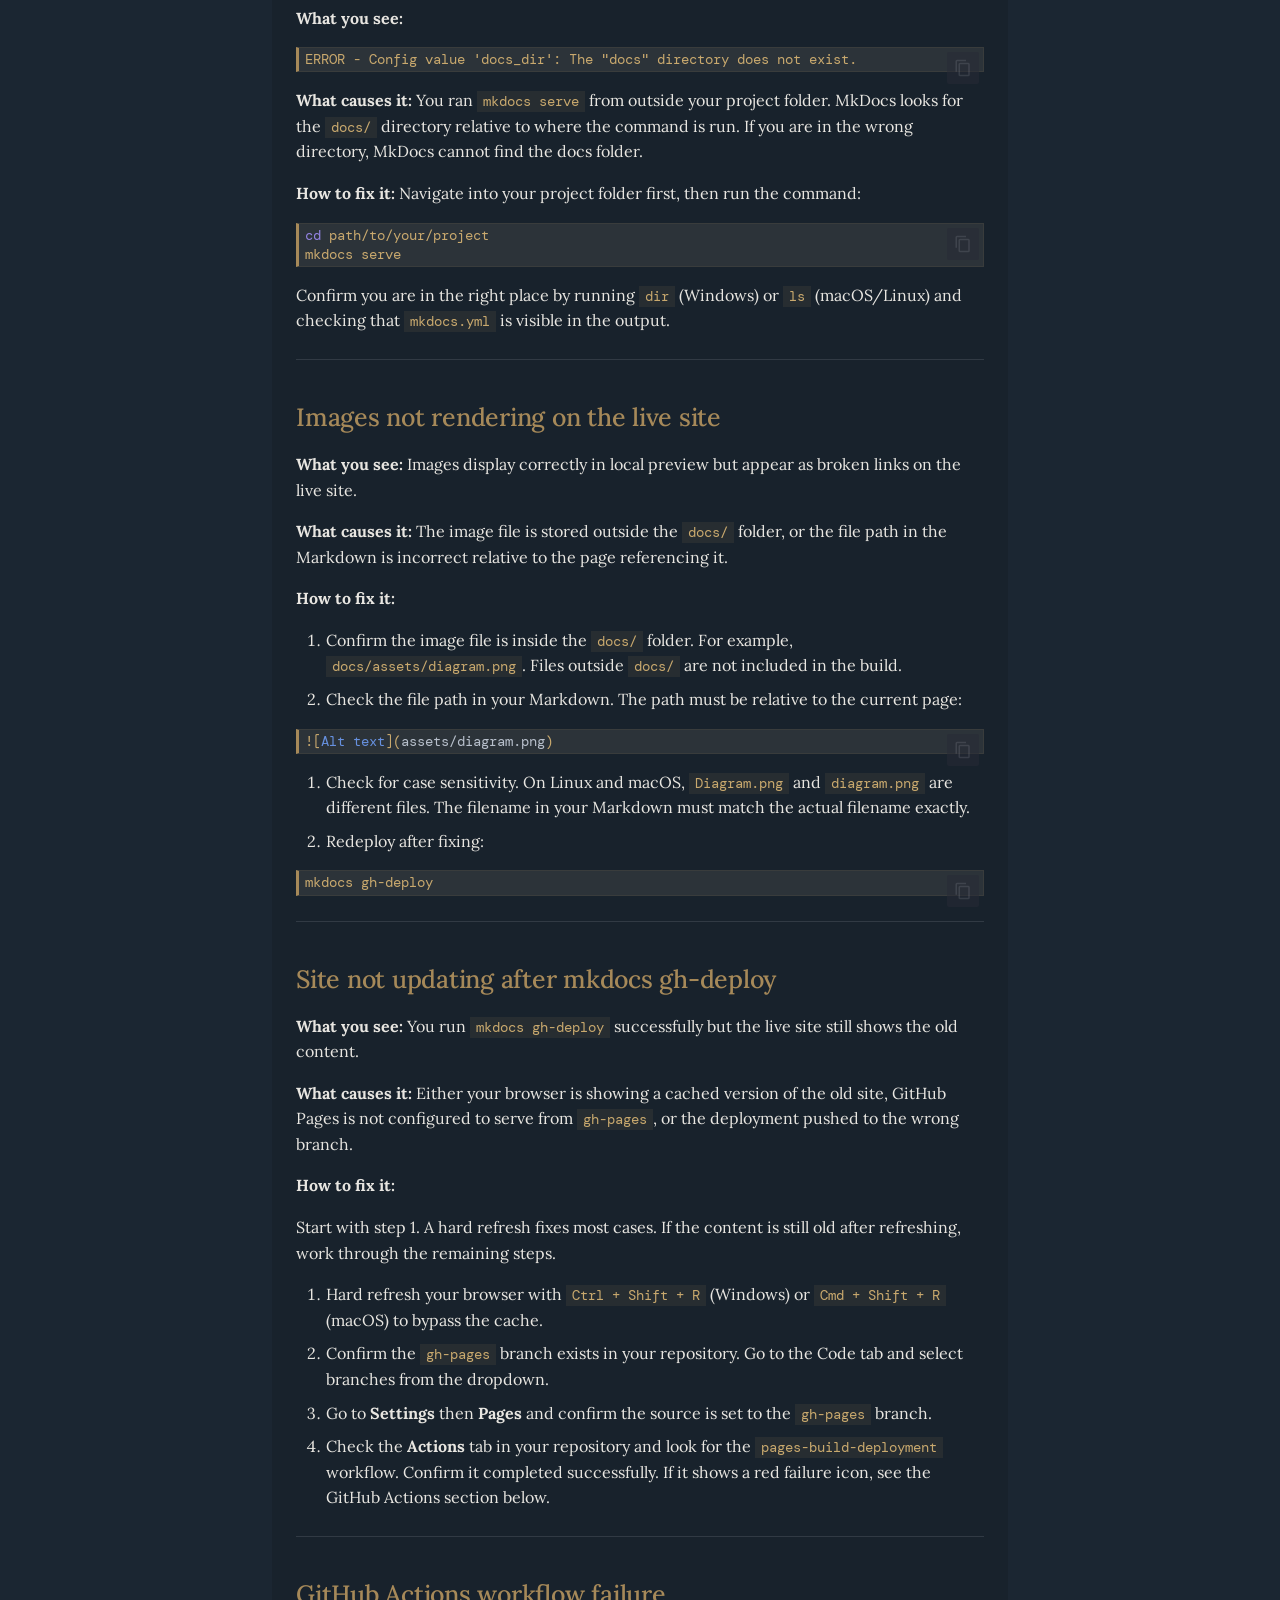
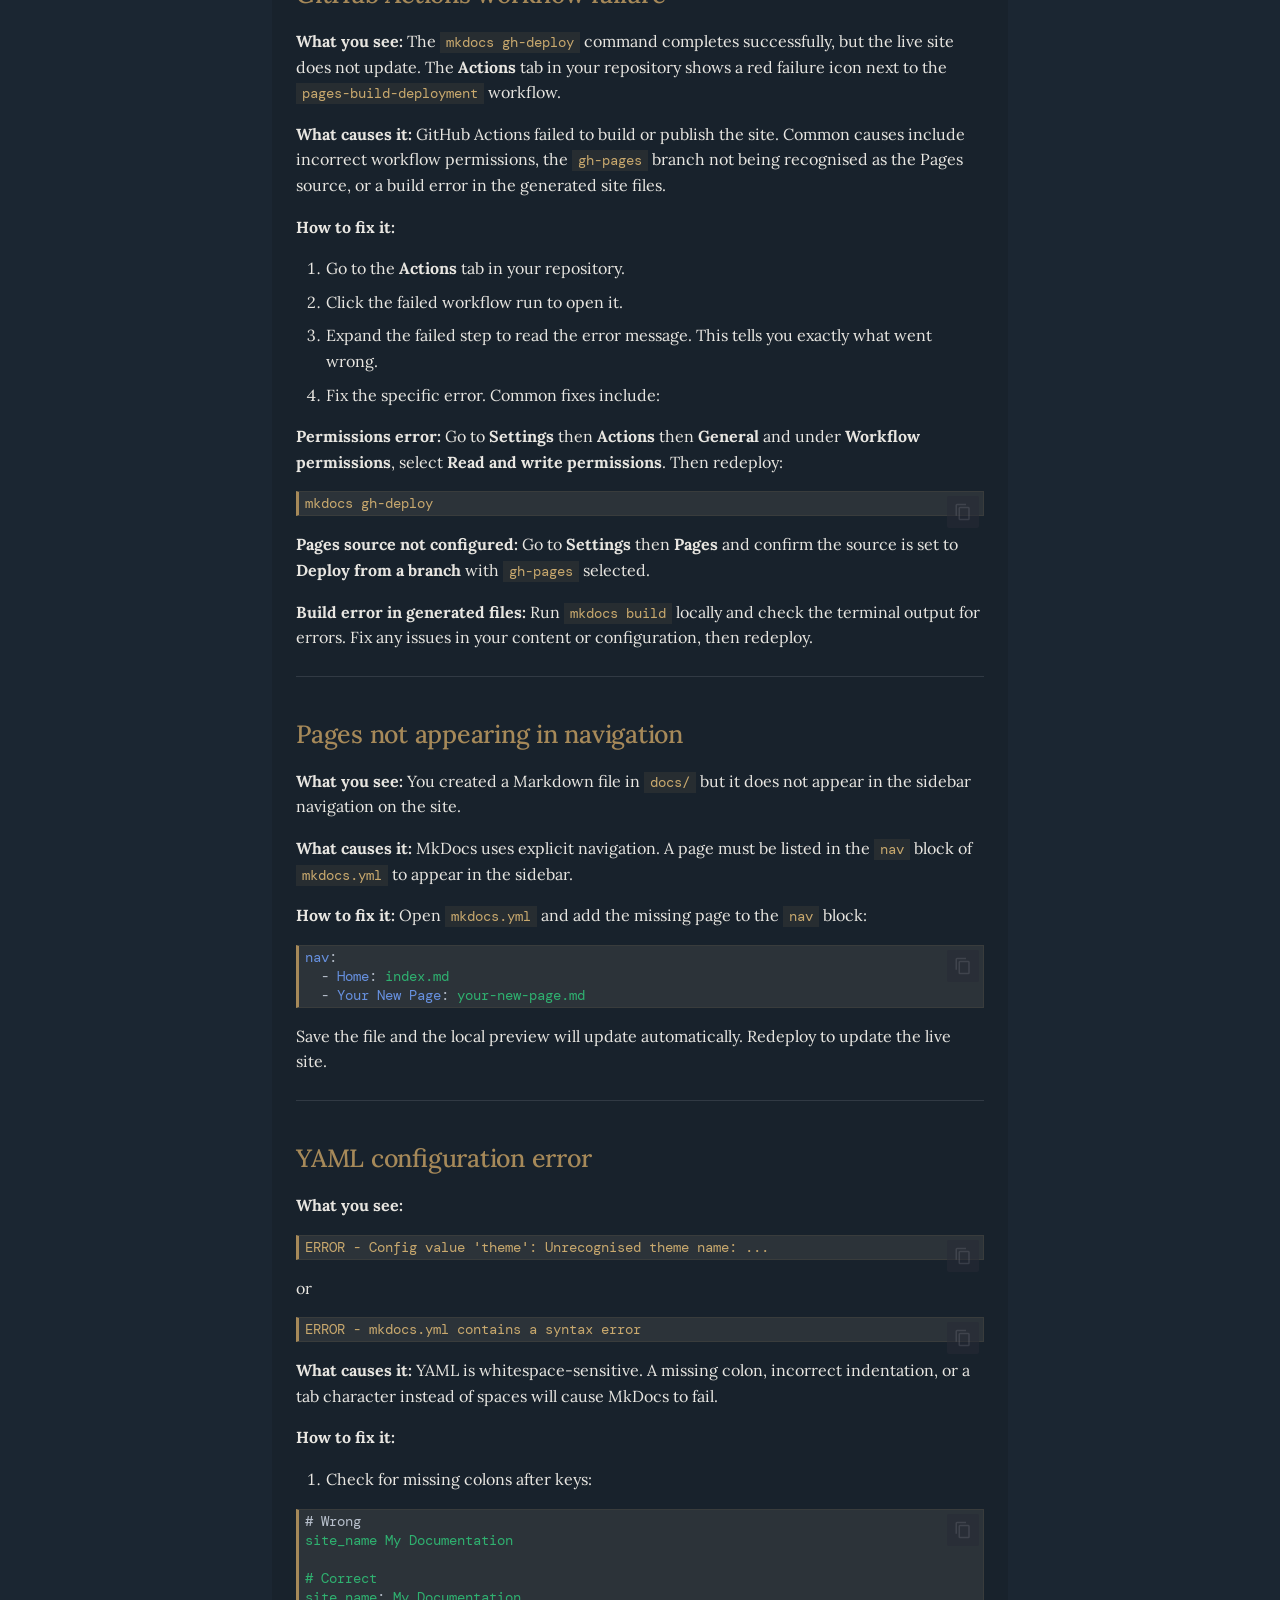
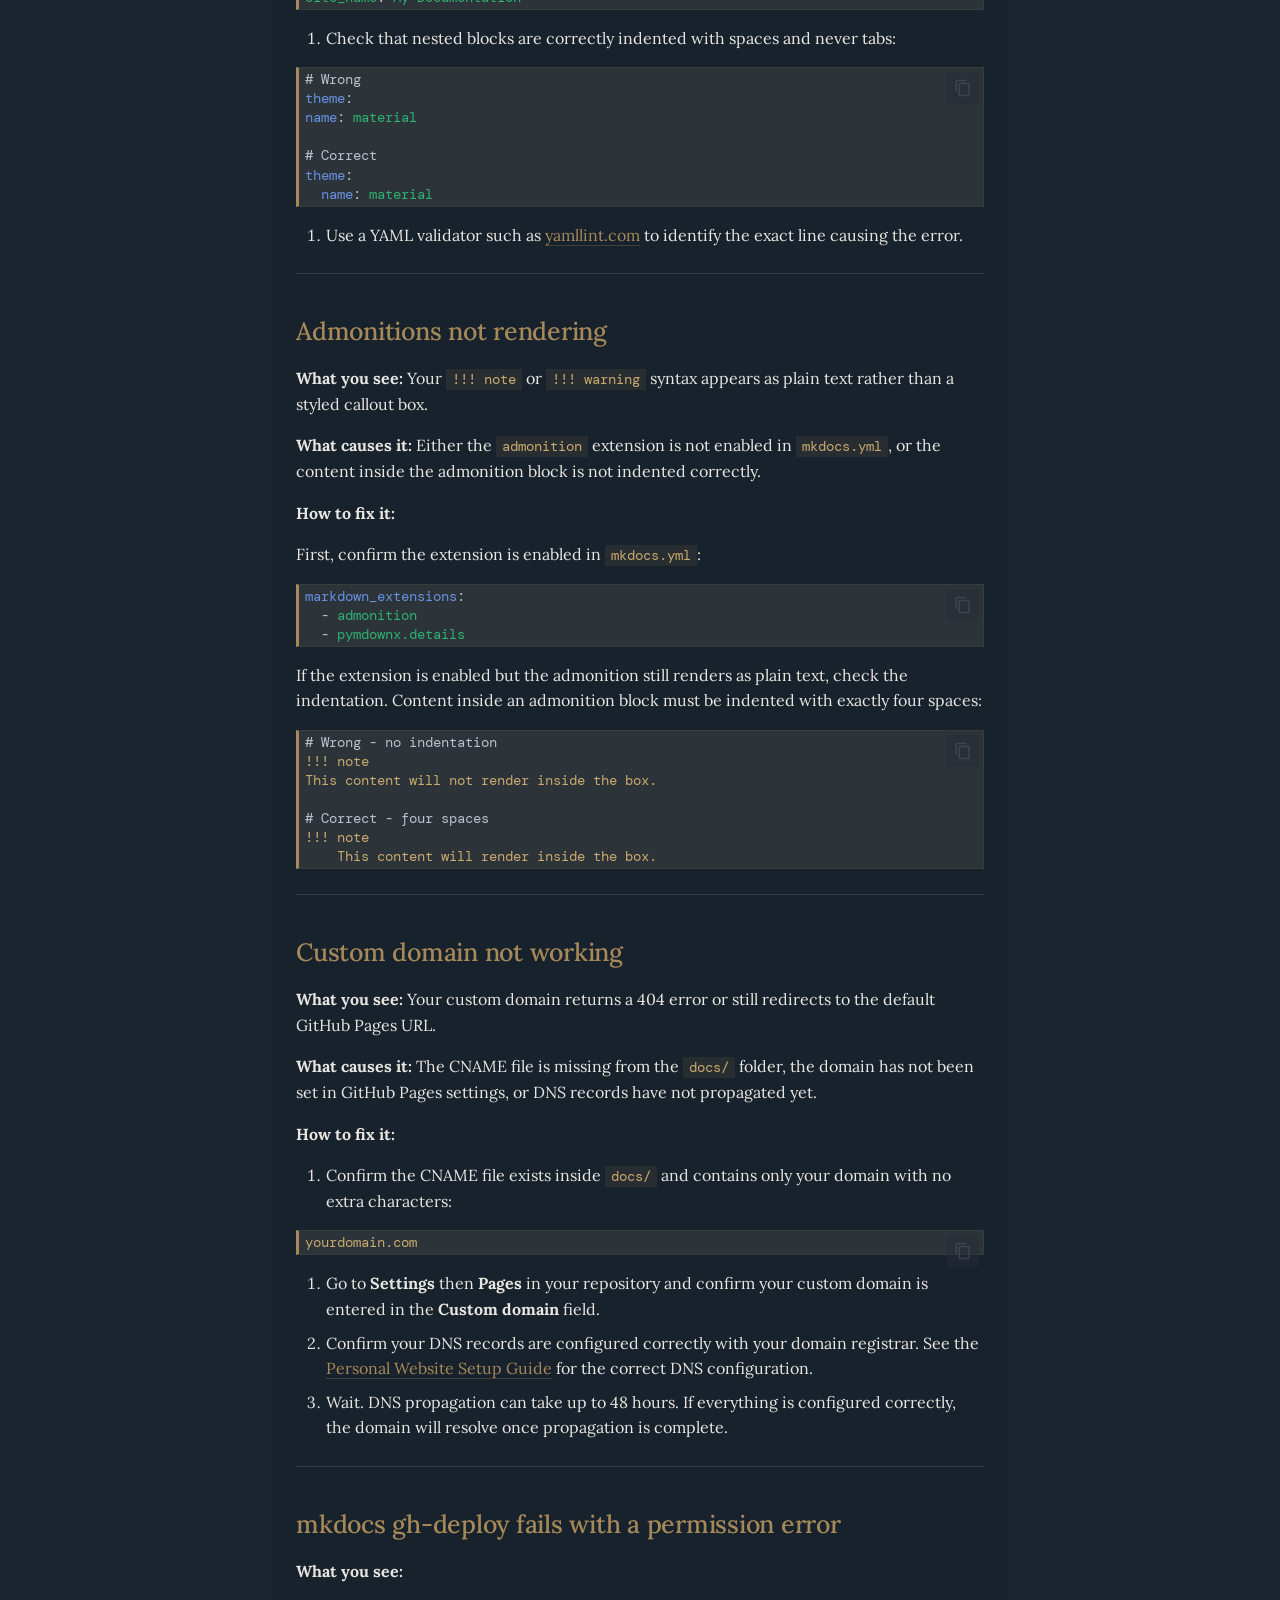
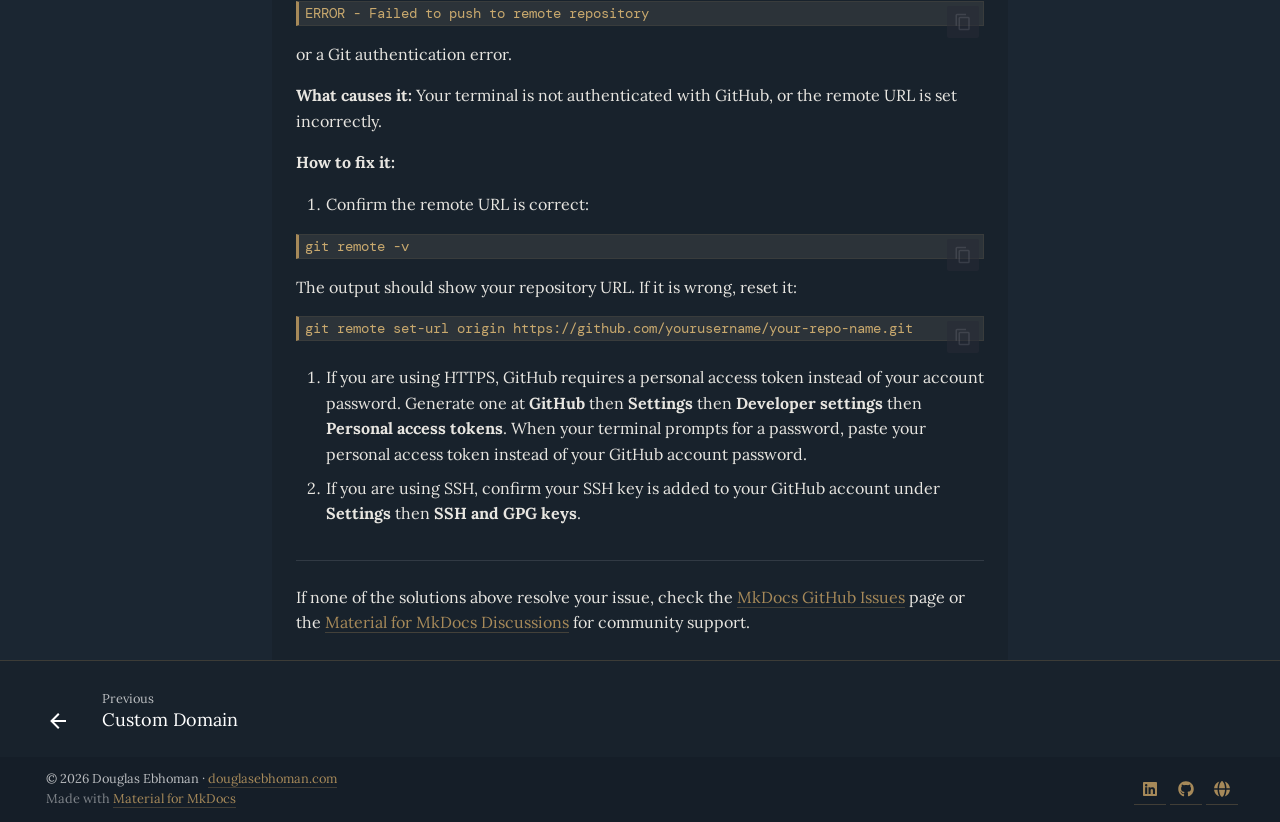
<file: troubleshooting/index.html>
<!doctype html>
<html lang="en" class="no-js">
  <head>
    
      <meta charset="utf-8">
      <meta name="viewport" content="width=device-width,initial-scale=1">
      
        <meta name="description" content="A complete guide to MkDocs for technical writers. Covers installation, configuration, GitHub Pages deployment, custom domains, and troubleshooting. Written for Docs-as-Code workflows.">
      
      
        <meta name="author" content="Douglas Ebhoman">
      
      
        <link rel="canonical" href="https://douglasebhoman.com/mkdocs-for-technical-writers/troubleshooting/">
      
      
        <link rel="prev" href="../custom-domain/">
      
      
      
        
      
      
      <link rel="icon" href="../assets/images/favicon.png">
      <meta name="generator" content="mkdocs-1.6.1, mkdocs-material-9.7.6">
    
    
      
        <title>Troubleshooting - MkDocs for Technical Writers</title>
      
    
    
      <link rel="stylesheet" href="../assets/stylesheets/main.484c7ddc.min.css">
      
        
        <link rel="stylesheet" href="../assets/stylesheets/palette.ab4e12ef.min.css">
      
      


    
    
      
    
    
      
        
        
        <link rel="preconnect" href="https://fonts.gstatic.com" crossorigin>
        <link rel="stylesheet" href="https://fonts.googleapis.com/css?family=Roboto:300,300i,400,400i,700,700i%7CRoboto+Mono:400,400i,700,700i&display=fallback">
        <style>:root{--md-text-font:"Roboto";--md-code-font:"Roboto Mono"}</style>
      
    
    
      <link rel="stylesheet" href="../stylesheets/brand.css">
    
    <script>__md_scope=new URL("..",location),__md_hash=e=>[...e].reduce(((e,_)=>(e<<5)-e+_.charCodeAt(0)),0),__md_get=(e,_=localStorage,t=__md_scope)=>JSON.parse(_.getItem(t.pathname+"."+e)),__md_set=(e,_,t=localStorage,a=__md_scope)=>{try{t.setItem(a.pathname+"."+e,JSON.stringify(_))}catch(e){}}</script>
    
      

    
    
  
  <meta property="og:type" content="website">
  <meta property="og:title" content="Troubleshooting - MkDocs for Technical Writers">
  <meta property="og:description" content="A complete guide to MkDocs for technical writers. Covers installation, configuration, GitHub Pages deployment, custom domains, and troubleshooting. Written for Docs-as-Code workflows.">
  <meta property="og:url" content="https://douglasebhoman.com/mkdocs-for-technical-writers/troubleshooting/">
  <meta property="og:image" content="https://douglasebhoman.com/assets/images/mkdocs-for-technical-writers-card.png">
  <meta property="og:image:width" content="1731">
  <meta property="og:image:height" content="909">
  <meta name="twitter:card" content="summary_large_image">
  <meta name="twitter:title" content="Troubleshooting - MkDocs for Technical Writers">
  <meta name="twitter:description" content="A complete guide to MkDocs for technical writers. Covers installation, configuration, GitHub Pages deployment, custom domains, and troubleshooting. Written for Docs-as-Code workflows.">
  <meta name="twitter:image" content="https://douglasebhoman.com/assets/images/mkdocs-for-technical-writers-card.png">

  </head>
  
  
    
    
    
    
    
    <body dir="ltr" data-md-color-scheme="slate" data-md-color-primary="custom" data-md-color-accent="custom">
  
    
    <input class="md-toggle" data-md-toggle="drawer" type="checkbox" id="__drawer" autocomplete="off">
    <input class="md-toggle" data-md-toggle="search" type="checkbox" id="__search" autocomplete="off">
    <label class="md-overlay" for="__drawer"></label>
    <div data-md-component="skip">
      
        
        <a href="#troubleshooting" class="md-skip">
          Skip to content
        </a>
      
    </div>
    <div data-md-component="announce">
      
    </div>
    
    
      

  

<header class="md-header md-header--shadow" data-md-component="header">
  <nav class="md-header__inner md-grid" aria-label="Header">
    <a href=".." title="MkDocs for Technical Writers" class="md-header__button md-logo" aria-label="MkDocs for Technical Writers" data-md-component="logo">
      
  
  <svg xmlns="http://www.w3.org/2000/svg" viewBox="0 0 24 24"><path d="M12 8a3 3 0 0 0 3-3 3 3 0 0 0-3-3 3 3 0 0 0-3 3 3 3 0 0 0 3 3m0 3.54C9.64 9.35 6.5 8 3 8v11c3.5 0 6.64 1.35 9 3.54 2.36-2.19 5.5-3.54 9-3.54V8c-3.5 0-6.64 1.35-9 3.54"/></svg>

    </a>
    <label class="md-header__button md-icon" for="__drawer">
      
      <svg xmlns="http://www.w3.org/2000/svg" viewBox="0 0 24 24"><path d="M3 6h18v2H3zm0 5h18v2H3zm0 5h18v2H3z"/></svg>
    </label>
    <div class="md-header__title" data-md-component="header-title">
      <div class="md-header__ellipsis">
        <div class="md-header__topic">
          <span class="md-ellipsis">
            MkDocs for Technical Writers
          </span>
        </div>
        <div class="md-header__topic" data-md-component="header-topic">
          <span class="md-ellipsis">
            
              Troubleshooting
            
          </span>
        </div>
      </div>
    </div>
    
      
    
    
    
    
      
      
        <label class="md-header__button md-icon" for="__search">
          
          <svg xmlns="http://www.w3.org/2000/svg" viewBox="0 0 24 24"><path d="M9.5 3A6.5 6.5 0 0 1 16 9.5c0 1.61-.59 3.09-1.56 4.23l.27.27h.79l5 5-1.5 1.5-5-5v-.79l-.27-.27A6.52 6.52 0 0 1 9.5 16 6.5 6.5 0 0 1 3 9.5 6.5 6.5 0 0 1 9.5 3m0 2C7 5 5 7 5 9.5S7 14 9.5 14 14 12 14 9.5 12 5 9.5 5"/></svg>
        </label>
        <div class="md-search" data-md-component="search" role="dialog">
  <label class="md-search__overlay" for="__search"></label>
  <div class="md-search__inner" role="search">
    <form class="md-search__form" name="search">
      <input type="text" class="md-search__input" name="query" aria-label="Search" placeholder="Search" autocapitalize="off" autocorrect="off" autocomplete="off" spellcheck="false" data-md-component="search-query" required>
      <label class="md-search__icon md-icon" for="__search">
        
        <svg xmlns="http://www.w3.org/2000/svg" viewBox="0 0 24 24"><path d="M9.5 3A6.5 6.5 0 0 1 16 9.5c0 1.61-.59 3.09-1.56 4.23l.27.27h.79l5 5-1.5 1.5-5-5v-.79l-.27-.27A6.52 6.52 0 0 1 9.5 16 6.5 6.5 0 0 1 3 9.5 6.5 6.5 0 0 1 9.5 3m0 2C7 5 5 7 5 9.5S7 14 9.5 14 14 12 14 9.5 12 5 9.5 5"/></svg>
        
        <svg xmlns="http://www.w3.org/2000/svg" viewBox="0 0 24 24"><path d="M20 11v2H8l5.5 5.5-1.42 1.42L4.16 12l7.92-7.92L13.5 5.5 8 11z"/></svg>
      </label>
      <nav class="md-search__options" aria-label="Search">
        
        <button type="reset" class="md-search__icon md-icon" title="Clear" aria-label="Clear" tabindex="-1">
          
          <svg xmlns="http://www.w3.org/2000/svg" viewBox="0 0 24 24"><path d="M19 6.41 17.59 5 12 10.59 6.41 5 5 6.41 10.59 12 5 17.59 6.41 19 12 13.41 17.59 19 19 17.59 13.41 12z"/></svg>
        </button>
      </nav>
      
        <div class="md-search__suggest" data-md-component="search-suggest"></div>
      
    </form>
    <div class="md-search__output">
      <div class="md-search__scrollwrap" tabindex="0" data-md-scrollfix>
        <div class="md-search-result" data-md-component="search-result">
          <div class="md-search-result__meta">
            Initializing search
          </div>
          <ol class="md-search-result__list" role="presentation"></ol>
        </div>
      </div>
    </div>
  </div>
</div>
      
    
    
      <div class="md-header__source">
        <a href="https://github.com/Douglasebhoman/mkdocs-for-technical-writers" title="Go to repository" class="md-source" data-md-component="source">
  <div class="md-source__icon md-icon">
    
    <svg xmlns="http://www.w3.org/2000/svg" viewBox="0 0 512 512"><!--! Font Awesome Free 7.1.0 by @fontawesome - https://fontawesome.com License - https://fontawesome.com/license/free (Icons: CC BY 4.0, Fonts: SIL OFL 1.1, Code: MIT License) Copyright 2025 Fonticons, Inc.--><path d="M173.9 397.4c0 2-2.3 3.6-5.2 3.6-3.3.3-5.6-1.3-5.6-3.6 0-2 2.3-3.6 5.2-3.6 3-.3 5.6 1.3 5.6 3.6m-31.1-4.5c-.7 2 1.3 4.3 4.3 4.9 2.6 1 5.6 0 6.2-2s-1.3-4.3-4.3-5.2c-2.6-.7-5.5.3-6.2 2.3m44.2-1.7c-2.9.7-4.9 2.6-4.6 4.9.3 2 2.9 3.3 5.9 2.6 2.9-.7 4.9-2.6 4.6-4.6-.3-1.9-3-3.2-5.9-2.9M252.8 8C114.1 8 8 113.3 8 252c0 110.9 69.8 205.8 169.5 239.2 12.8 2.3 17.3-5.6 17.3-12.1 0-6.2-.3-40.4-.3-61.4 0 0-70 15-84.7-29.8 0 0-11.4-29.1-27.8-36.6 0 0-22.9-15.7 1.6-15.4 0 0 24.9 2 38.6 25.8 21.9 38.6 58.6 27.5 72.9 20.9 2.3-16 8.8-27.1 16-33.7-55.9-6.2-112.3-14.3-112.3-110.5 0-27.5 7.6-41.3 23.6-58.9-2.6-6.5-11.1-33.3 2.6-67.9 20.9-6.5 69 27 69 27 20-5.6 41.5-8.5 62.8-8.5s42.8 2.9 62.8 8.5c0 0 48.1-33.6 69-27 13.7 34.7 5.2 61.4 2.6 67.9 16 17.7 25.8 31.5 25.8 58.9 0 96.5-58.9 104.2-114.8 110.5 9.2 7.9 17 22.9 17 46.4 0 33.7-.3 75.4-.3 83.6 0 6.5 4.6 14.4 17.3 12.1C436.2 457.8 504 362.9 504 252 504 113.3 391.5 8 252.8 8M105.2 352.9c-1.3 1-1 3.3.7 5.2 1.6 1.6 3.9 2.3 5.2 1 1.3-1 1-3.3-.7-5.2-1.6-1.6-3.9-2.3-5.2-1m-10.8-8.1c-.7 1.3.3 2.9 2.3 3.9 1.6 1 3.6.7 4.3-.7.7-1.3-.3-2.9-2.3-3.9-2-.6-3.6-.3-4.3.7m32.4 35.6c-1.6 1.3-1 4.3 1.3 6.2 2.3 2.3 5.2 2.6 6.5 1 1.3-1.3.7-4.3-1.3-6.2-2.2-2.3-5.2-2.6-6.5-1m-11.4-14.7c-1.6 1-1.6 3.6 0 5.9s4.3 3.3 5.6 2.3c1.6-1.3 1.6-3.9 0-6.2-1.4-2.3-4-3.3-5.6-2"/></svg>
  </div>
  <div class="md-source__repository">
    Douglasebhoman/mkdocs-for-technical-writers
  </div>
</a>
      </div>
    
  </nav>
  
</header>
    
    <div class="md-container" data-md-component="container">
      
      
        
          
        
      
      <main class="md-main" data-md-component="main">
        <div class="md-main__inner md-grid">
          
            
              
              <div class="md-sidebar md-sidebar--primary" data-md-component="sidebar" data-md-type="navigation" >
                <div class="md-sidebar__scrollwrap">
                  <div class="md-sidebar__inner">
                    



<nav class="md-nav md-nav--primary" aria-label="Navigation" data-md-level="0">
  <label class="md-nav__title" for="__drawer">
    <a href=".." title="MkDocs for Technical Writers" class="md-nav__button md-logo" aria-label="MkDocs for Technical Writers" data-md-component="logo">
      
  
  <svg xmlns="http://www.w3.org/2000/svg" viewBox="0 0 24 24"><path d="M12 8a3 3 0 0 0 3-3 3 3 0 0 0-3-3 3 3 0 0 0-3 3 3 3 0 0 0 3 3m0 3.54C9.64 9.35 6.5 8 3 8v11c3.5 0 6.64 1.35 9 3.54 2.36-2.19 5.5-3.54 9-3.54V8c-3.5 0-6.64 1.35-9 3.54"/></svg>

    </a>
    MkDocs for Technical Writers
  </label>
  
    <div class="md-nav__source">
      <a href="https://github.com/Douglasebhoman/mkdocs-for-technical-writers" title="Go to repository" class="md-source" data-md-component="source">
  <div class="md-source__icon md-icon">
    
    <svg xmlns="http://www.w3.org/2000/svg" viewBox="0 0 512 512"><!--! Font Awesome Free 7.1.0 by @fontawesome - https://fontawesome.com License - https://fontawesome.com/license/free (Icons: CC BY 4.0, Fonts: SIL OFL 1.1, Code: MIT License) Copyright 2025 Fonticons, Inc.--><path d="M173.9 397.4c0 2-2.3 3.6-5.2 3.6-3.3.3-5.6-1.3-5.6-3.6 0-2 2.3-3.6 5.2-3.6 3-.3 5.6 1.3 5.6 3.6m-31.1-4.5c-.7 2 1.3 4.3 4.3 4.9 2.6 1 5.6 0 6.2-2s-1.3-4.3-4.3-5.2c-2.6-.7-5.5.3-6.2 2.3m44.2-1.7c-2.9.7-4.9 2.6-4.6 4.9.3 2 2.9 3.3 5.9 2.6 2.9-.7 4.9-2.6 4.6-4.6-.3-1.9-3-3.2-5.9-2.9M252.8 8C114.1 8 8 113.3 8 252c0 110.9 69.8 205.8 169.5 239.2 12.8 2.3 17.3-5.6 17.3-12.1 0-6.2-.3-40.4-.3-61.4 0 0-70 15-84.7-29.8 0 0-11.4-29.1-27.8-36.6 0 0-22.9-15.7 1.6-15.4 0 0 24.9 2 38.6 25.8 21.9 38.6 58.6 27.5 72.9 20.9 2.3-16 8.8-27.1 16-33.7-55.9-6.2-112.3-14.3-112.3-110.5 0-27.5 7.6-41.3 23.6-58.9-2.6-6.5-11.1-33.3 2.6-67.9 20.9-6.5 69 27 69 27 20-5.6 41.5-8.5 62.8-8.5s42.8 2.9 62.8 8.5c0 0 48.1-33.6 69-27 13.7 34.7 5.2 61.4 2.6 67.9 16 17.7 25.8 31.5 25.8 58.9 0 96.5-58.9 104.2-114.8 110.5 9.2 7.9 17 22.9 17 46.4 0 33.7-.3 75.4-.3 83.6 0 6.5 4.6 14.4 17.3 12.1C436.2 457.8 504 362.9 504 252 504 113.3 391.5 8 252.8 8M105.2 352.9c-1.3 1-1 3.3.7 5.2 1.6 1.6 3.9 2.3 5.2 1 1.3-1 1-3.3-.7-5.2-1.6-1.6-3.9-2.3-5.2-1m-10.8-8.1c-.7 1.3.3 2.9 2.3 3.9 1.6 1 3.6.7 4.3-.7.7-1.3-.3-2.9-2.3-3.9-2-.6-3.6-.3-4.3.7m32.4 35.6c-1.6 1.3-1 4.3 1.3 6.2 2.3 2.3 5.2 2.6 6.5 1 1.3-1.3.7-4.3-1.3-6.2-2.2-2.3-5.2-2.6-6.5-1m-11.4-14.7c-1.6 1-1.6 3.6 0 5.9s4.3 3.3 5.6 2.3c1.6-1.3 1.6-3.9 0-6.2-1.4-2.3-4-3.3-5.6-2"/></svg>
  </div>
  <div class="md-source__repository">
    Douglasebhoman/mkdocs-for-technical-writers
  </div>
</a>
    </div>
  
  <ul class="md-nav__list" data-md-scrollfix>
    
      
      
  
  
  
  
    <li class="md-nav__item">
      <a href=".." class="md-nav__link">
        
  
  
  <span class="md-ellipsis">
    
  
    Home
  

    
  </span>
  
  

      </a>
    </li>
  

    
      
      
  
  
  
  
    <li class="md-nav__item">
      <a href="../what-is-mkdocs/" class="md-nav__link">
        
  
  
  <span class="md-ellipsis">
    
  
    What is MkDocs
  

    
  </span>
  
  

      </a>
    </li>
  

    
      
      
  
  
  
  
    <li class="md-nav__item">
      <a href="../prerequisites/" class="md-nav__link">
        
  
  
  <span class="md-ellipsis">
    
  
    Prerequisites
  

    
  </span>
  
  

      </a>
    </li>
  

    
      
      
  
  
  
  
    <li class="md-nav__item">
      <a href="../installation/" class="md-nav__link">
        
  
  
  <span class="md-ellipsis">
    
  
    Installation
  

    
  </span>
  
  

      </a>
    </li>
  

    
      
      
  
  
  
  
    <li class="md-nav__item">
      <a href="../creating-a-project/" class="md-nav__link">
        
  
  
  <span class="md-ellipsis">
    
  
    Creating a Project
  

    
  </span>
  
  

      </a>
    </li>
  

    
      
      
  
  
  
  
    <li class="md-nav__item">
      <a href="../configuring-mkdocs-yml/" class="md-nav__link">
        
  
  
  <span class="md-ellipsis">
    
  
    Configuring mkdocs.yml
  

    
  </span>
  
  

      </a>
    </li>
  

    
      
      
  
  
  
  
    <li class="md-nav__item">
      <a href="../writing-content/" class="md-nav__link">
        
  
  
  <span class="md-ellipsis">
    
  
    Writing Content
  

    
  </span>
  
  

      </a>
    </li>
  

    
      
      
  
  
  
  
    <li class="md-nav__item">
      <a href="../previewing-locally/" class="md-nav__link">
        
  
  
  <span class="md-ellipsis">
    
  
    Previewing Locally
  

    
  </span>
  
  

      </a>
    </li>
  

    
      
      
  
  
  
  
    <li class="md-nav__item">
      <a href="../deploying-to-github-pages/" class="md-nav__link">
        
  
  
  <span class="md-ellipsis">
    
  
    Deploying to GitHub Pages
  

    
  </span>
  
  

      </a>
    </li>
  

    
      
      
  
  
  
  
    <li class="md-nav__item">
      <a href="../custom-domain/" class="md-nav__link">
        
  
  
  <span class="md-ellipsis">
    
  
    Custom Domain
  

    
  </span>
  
  

      </a>
    </li>
  

    
      
      
  
  
    
  
  
  
    <li class="md-nav__item md-nav__item--active">
      
      <input class="md-nav__toggle md-toggle" type="checkbox" id="__toc">
      
      
        
      
      
        <label class="md-nav__link md-nav__link--active" for="__toc">
          
  
  
  <span class="md-ellipsis">
    
  
    Troubleshooting
  

    
  </span>
  
  

          <span class="md-nav__icon md-icon"></span>
        </label>
      
      <a href="./" class="md-nav__link md-nav__link--active">
        
  
  
  <span class="md-ellipsis">
    
  
    Troubleshooting
  

    
  </span>
  
  

      </a>
      
        

<nav class="md-nav md-nav--secondary" aria-label="Table of contents">
  
  
  
    
  
  
    <label class="md-nav__title" for="__toc">
      <span class="md-nav__icon md-icon"></span>
      Table of contents
    </label>
    <ul class="md-nav__list" data-md-component="toc" data-md-scrollfix>
      
        <li class="md-nav__item">
  <a href="#mkdocs-is-not-recognised-as-a-command" class="md-nav__link">
    <span class="md-ellipsis">
      
        MkDocs is not recognised as a command
      
    </span>
  </a>
  
</li>
      
        <li class="md-nav__item">
  <a href="#pip-is-not-recognised-as-a-command" class="md-nav__link">
    <span class="md-ellipsis">
      
        pip is not recognised as a command
      
    </span>
  </a>
  
</li>
      
        <li class="md-nav__item">
  <a href="#mkdocs-serve-fails-with-a-docs_dir-error" class="md-nav__link">
    <span class="md-ellipsis">
      
        mkdocs serve fails with a docs_dir error
      
    </span>
  </a>
  
</li>
      
        <li class="md-nav__item">
  <a href="#images-not-rendering-on-the-live-site" class="md-nav__link">
    <span class="md-ellipsis">
      
        Images not rendering on the live site
      
    </span>
  </a>
  
</li>
      
        <li class="md-nav__item">
  <a href="#site-not-updating-after-mkdocs-gh-deploy" class="md-nav__link">
    <span class="md-ellipsis">
      
        Site not updating after mkdocs gh-deploy
      
    </span>
  </a>
  
</li>
      
        <li class="md-nav__item">
  <a href="#github-actions-workflow-failure" class="md-nav__link">
    <span class="md-ellipsis">
      
        GitHub Actions workflow failure
      
    </span>
  </a>
  
</li>
      
        <li class="md-nav__item">
  <a href="#pages-not-appearing-in-navigation" class="md-nav__link">
    <span class="md-ellipsis">
      
        Pages not appearing in navigation
      
    </span>
  </a>
  
</li>
      
        <li class="md-nav__item">
  <a href="#yaml-configuration-error" class="md-nav__link">
    <span class="md-ellipsis">
      
        YAML configuration error
      
    </span>
  </a>
  
</li>
      
        <li class="md-nav__item">
  <a href="#admonitions-not-rendering" class="md-nav__link">
    <span class="md-ellipsis">
      
        Admonitions not rendering
      
    </span>
  </a>
  
</li>
      
        <li class="md-nav__item">
  <a href="#custom-domain-not-working" class="md-nav__link">
    <span class="md-ellipsis">
      
        Custom domain not working
      
    </span>
  </a>
  
</li>
      
        <li class="md-nav__item">
  <a href="#mkdocs-gh-deploy-fails-with-a-permission-error" class="md-nav__link">
    <span class="md-ellipsis">
      
        mkdocs gh-deploy fails with a permission error
      
    </span>
  </a>
  
</li>
      
    </ul>
  
</nav>
      
    </li>
  

    
  </ul>
</nav>
                  </div>
                </div>
              </div>
            
            
              
              <div class="md-sidebar md-sidebar--secondary" data-md-component="sidebar" data-md-type="toc" >
                <div class="md-sidebar__scrollwrap">
                  <div class="md-sidebar__inner">
                    

<nav class="md-nav md-nav--secondary" aria-label="Table of contents">
  
  
  
    
  
  
    <label class="md-nav__title" for="__toc">
      <span class="md-nav__icon md-icon"></span>
      Table of contents
    </label>
    <ul class="md-nav__list" data-md-component="toc" data-md-scrollfix>
      
        <li class="md-nav__item">
  <a href="#mkdocs-is-not-recognised-as-a-command" class="md-nav__link">
    <span class="md-ellipsis">
      
        MkDocs is not recognised as a command
      
    </span>
  </a>
  
</li>
      
        <li class="md-nav__item">
  <a href="#pip-is-not-recognised-as-a-command" class="md-nav__link">
    <span class="md-ellipsis">
      
        pip is not recognised as a command
      
    </span>
  </a>
  
</li>
      
        <li class="md-nav__item">
  <a href="#mkdocs-serve-fails-with-a-docs_dir-error" class="md-nav__link">
    <span class="md-ellipsis">
      
        mkdocs serve fails with a docs_dir error
      
    </span>
  </a>
  
</li>
      
        <li class="md-nav__item">
  <a href="#images-not-rendering-on-the-live-site" class="md-nav__link">
    <span class="md-ellipsis">
      
        Images not rendering on the live site
      
    </span>
  </a>
  
</li>
      
        <li class="md-nav__item">
  <a href="#site-not-updating-after-mkdocs-gh-deploy" class="md-nav__link">
    <span class="md-ellipsis">
      
        Site not updating after mkdocs gh-deploy
      
    </span>
  </a>
  
</li>
      
        <li class="md-nav__item">
  <a href="#github-actions-workflow-failure" class="md-nav__link">
    <span class="md-ellipsis">
      
        GitHub Actions workflow failure
      
    </span>
  </a>
  
</li>
      
        <li class="md-nav__item">
  <a href="#pages-not-appearing-in-navigation" class="md-nav__link">
    <span class="md-ellipsis">
      
        Pages not appearing in navigation
      
    </span>
  </a>
  
</li>
      
        <li class="md-nav__item">
  <a href="#yaml-configuration-error" class="md-nav__link">
    <span class="md-ellipsis">
      
        YAML configuration error
      
    </span>
  </a>
  
</li>
      
        <li class="md-nav__item">
  <a href="#admonitions-not-rendering" class="md-nav__link">
    <span class="md-ellipsis">
      
        Admonitions not rendering
      
    </span>
  </a>
  
</li>
      
        <li class="md-nav__item">
  <a href="#custom-domain-not-working" class="md-nav__link">
    <span class="md-ellipsis">
      
        Custom domain not working
      
    </span>
  </a>
  
</li>
      
        <li class="md-nav__item">
  <a href="#mkdocs-gh-deploy-fails-with-a-permission-error" class="md-nav__link">
    <span class="md-ellipsis">
      
        mkdocs gh-deploy fails with a permission error
      
    </span>
  </a>
  
</li>
      
    </ul>
  
</nav>
                  </div>
                </div>
              </div>
            
          
          
            <div class="md-content" data-md-component="content">
              
              <article class="md-content__inner md-typeset">
                
                  


  
  


<h1 id="troubleshooting">Troubleshooting<a class="headerlink" href="#troubleshooting" title="Permanent link">&para;</a></h1>
<p>This page is part of a complete guide to building and deploying documentation sites with MkDocs. If you are working through the guide from the beginning, start at <a href="../what-is-mkdocs/">What is MkDocs</a>.</p>
<p>If something is not working, you are in the right place. Every error listed here has a clear fix. Work through the relevant entry from top to bottom. The most common problems appear first.</p>
<p>If your issue is not listed here, check the <a href="https://www.mkdocs.org/">MkDocs documentation</a> or the <a href="https://squidfunk.github.io/mkdocs-material/">Material for MkDocs documentation</a>.</p>
<hr />
<h2 id="mkdocs-is-not-recognised-as-a-command">MkDocs is not recognised as a command<a class="headerlink" href="#mkdocs-is-not-recognised-as-a-command" title="Permanent link">&para;</a></h2>
<p><strong>What you see:</strong>
<div class="highlight"><pre><span></span><code><a id="__codelineno-0-1" name="__codelineno-0-1" href="#__codelineno-0-1"></a>&#39;mkdocs&#39; is not recognized as an internal or external command
</code></pre></div></p>
<p><strong>What causes it:</strong>
Python was not added to PATH during installation, or MkDocs was installed in a Python environment your terminal cannot access.</p>
<p><strong>How to fix it:</strong></p>
<p>On Windows, reinstall Python from <a href="https://www.python.org/downloads/">python.org</a> and check the box that says <strong>"Add Python to PATH"</strong> during setup. Then reinstall MkDocs:</p>
<div class="highlight"><pre><span></span><code><a id="__codelineno-1-1" name="__codelineno-1-1" href="#__codelineno-1-1"></a>pip<span class="w"> </span>install<span class="w"> </span>mkdocs
<a id="__codelineno-1-2" name="__codelineno-1-2" href="#__codelineno-1-2"></a>pip<span class="w"> </span>install<span class="w"> </span>mkdocs-material
</code></pre></div>
<p>Close and reopen your terminal after reinstalling. Run <code>mkdocs --version</code> to confirm the fix worked.</p>
<p>On macOS and Linux, close and reopen your terminal after installation. If <code>mkdocs</code> is still not recognised, run the following to confirm MkDocs is installed:</p>
<div class="highlight"><pre><span></span><code><a id="__codelineno-2-1" name="__codelineno-2-1" href="#__codelineno-2-1"></a>python<span class="w"> </span>-m<span class="w"> </span>mkdocs<span class="w"> </span>--version
</code></pre></div>
<hr />
<h2 id="pip-is-not-recognised-as-a-command">pip is not recognised as a command<a class="headerlink" href="#pip-is-not-recognised-as-a-command" title="Permanent link">&para;</a></h2>
<p><strong>What you see:</strong>
<div class="highlight"><pre><span></span><code><a id="__codelineno-3-1" name="__codelineno-3-1" href="#__codelineno-3-1"></a>&#39;pip&#39; is not recognized as an internal or external command
</code></pre></div></p>
<p><strong>What causes it:</strong>
On macOS and Linux, the correct command is often <code>pip3</code> rather than <code>pip</code> when multiple Python versions are installed. On Windows, pip may not have been included during Python setup.</p>
<p><strong>How to fix it:</strong></p>
<p>On macOS and Linux, try running <code>pip3</code> instead of <code>pip</code> for all installation commands:</p>
<div class="highlight"><pre><span></span><code><a id="__codelineno-4-1" name="__codelineno-4-1" href="#__codelineno-4-1"></a>pip3<span class="w"> </span>install<span class="w"> </span>mkdocs
<a id="__codelineno-4-2" name="__codelineno-4-2" href="#__codelineno-4-2"></a>pip3<span class="w"> </span>install<span class="w"> </span>mkdocs-material
</code></pre></div>
<p>On Windows, if both <code>pip</code> and <code>pip3</code> fail, reinstall Python from <a href="https://www.python.org/downloads/">python.org</a> and ensure pip is included during setup.</p>
<hr />
<h2 id="mkdocs-serve-fails-with-a-docs_dir-error">mkdocs serve fails with a docs_dir error<a class="headerlink" href="#mkdocs-serve-fails-with-a-docs_dir-error" title="Permanent link">&para;</a></h2>
<p><strong>What you see:</strong>
<div class="highlight"><pre><span></span><code><a id="__codelineno-5-1" name="__codelineno-5-1" href="#__codelineno-5-1"></a>ERROR - Config value &#39;docs_dir&#39;: The &quot;docs&quot; directory does not exist.
</code></pre></div></p>
<p><strong>What causes it:</strong>
You ran <code>mkdocs serve</code> from outside your project folder. MkDocs looks for the <code>docs/</code> directory relative to where the command is run. If you are in the wrong directory, MkDocs cannot find the docs folder.</p>
<p><strong>How to fix it:</strong>
Navigate into your project folder first, then run the command:</p>
<div class="highlight"><pre><span></span><code><a id="__codelineno-6-1" name="__codelineno-6-1" href="#__codelineno-6-1"></a><span class="nb">cd</span><span class="w"> </span>path/to/your/project
<a id="__codelineno-6-2" name="__codelineno-6-2" href="#__codelineno-6-2"></a>mkdocs<span class="w"> </span>serve
</code></pre></div>
<p>Confirm you are in the right place by running <code>dir</code> (Windows) or <code>ls</code> (macOS/Linux) and checking that <code>mkdocs.yml</code> is visible in the output.</p>
<hr />
<h2 id="images-not-rendering-on-the-live-site">Images not rendering on the live site<a class="headerlink" href="#images-not-rendering-on-the-live-site" title="Permanent link">&para;</a></h2>
<p><strong>What you see:</strong>
Images display correctly in local preview but appear as broken links on the live site.</p>
<p><strong>What causes it:</strong>
The image file is stored outside the <code>docs/</code> folder, or the file path in the Markdown is incorrect relative to the page referencing it.</p>
<p><strong>How to fix it:</strong></p>
<ol>
<li>Confirm the image file is inside the <code>docs/</code> folder. For example, <code>docs/assets/diagram.png</code>. Files outside <code>docs/</code> are not included in the build.</li>
<li>Check the file path in your Markdown. The path must be relative to the current page:</li>
</ol>
<div class="highlight"><pre><span></span><code><a id="__codelineno-7-1" name="__codelineno-7-1" href="#__codelineno-7-1"></a>![<span class="nt">Alt text</span>](<span class="na">assets/diagram.png</span>)
</code></pre></div>
<ol>
<li>Check for case sensitivity. On Linux and macOS, <code>Diagram.png</code> and <code>diagram.png</code> are different files. The filename in your Markdown must match the actual filename exactly.</li>
<li>Redeploy after fixing:</li>
</ol>
<div class="highlight"><pre><span></span><code><a id="__codelineno-8-1" name="__codelineno-8-1" href="#__codelineno-8-1"></a>mkdocs<span class="w"> </span>gh-deploy
</code></pre></div>
<hr />
<h2 id="site-not-updating-after-mkdocs-gh-deploy">Site not updating after mkdocs gh-deploy<a class="headerlink" href="#site-not-updating-after-mkdocs-gh-deploy" title="Permanent link">&para;</a></h2>
<p><strong>What you see:</strong>
You run <code>mkdocs gh-deploy</code> successfully but the live site still shows the old content.</p>
<p><strong>What causes it:</strong>
Either your browser is showing a cached version of the old site, GitHub Pages is not configured to serve from <code>gh-pages</code>, or the deployment pushed to the wrong branch.</p>
<p><strong>How to fix it:</strong></p>
<p>Start with step 1. A hard refresh fixes most cases. If the content is still old after refreshing, work through the remaining steps.</p>
<ol>
<li>Hard refresh your browser with <code>Ctrl + Shift + R</code> (Windows) or <code>Cmd + Shift + R</code> (macOS) to bypass the cache.</li>
<li>Confirm the <code>gh-pages</code> branch exists in your repository. Go to the Code tab and select branches from the dropdown.</li>
<li>Go to <strong>Settings</strong> then <strong>Pages</strong> and confirm the source is set to the <code>gh-pages</code> branch.</li>
<li>Check the <strong>Actions</strong> tab in your repository and look for the <code>pages-build-deployment</code> workflow. Confirm it completed successfully. If it shows a red failure icon, see the GitHub Actions section below.</li>
</ol>
<hr />
<h2 id="github-actions-workflow-failure">GitHub Actions workflow failure<a class="headerlink" href="#github-actions-workflow-failure" title="Permanent link">&para;</a></h2>
<p><strong>What you see:</strong>
The <code>mkdocs gh-deploy</code> command completes successfully, but the live site does not update. The <strong>Actions</strong> tab in your repository shows a red failure icon next to the <code>pages-build-deployment</code> workflow.</p>
<p><strong>What causes it:</strong>
GitHub Actions failed to build or publish the site. Common causes include incorrect workflow permissions, the <code>gh-pages</code> branch not being recognised as the Pages source, or a build error in the generated site files.</p>
<p><strong>How to fix it:</strong></p>
<ol>
<li>Go to the <strong>Actions</strong> tab in your repository.</li>
<li>Click the failed workflow run to open it.</li>
<li>Expand the failed step to read the error message. This tells you exactly what went wrong.</li>
<li>Fix the specific error. Common fixes include:</li>
</ol>
<p><strong>Permissions error:</strong>
Go to <strong>Settings</strong> then <strong>Actions</strong> then <strong>General</strong> and under <strong>Workflow permissions</strong>, select <strong>Read and write permissions</strong>. Then redeploy:</p>
<div class="highlight"><pre><span></span><code><a id="__codelineno-9-1" name="__codelineno-9-1" href="#__codelineno-9-1"></a>mkdocs<span class="w"> </span>gh-deploy
</code></pre></div>
<p><strong>Pages source not configured:</strong>
Go to <strong>Settings</strong> then <strong>Pages</strong> and confirm the source is set to <strong>Deploy from a branch</strong> with <code>gh-pages</code> selected.</p>
<p><strong>Build error in generated files:</strong>
Run <code>mkdocs build</code> locally and check the terminal output for errors. Fix any issues in your content or configuration, then redeploy.</p>
<hr />
<h2 id="pages-not-appearing-in-navigation">Pages not appearing in navigation<a class="headerlink" href="#pages-not-appearing-in-navigation" title="Permanent link">&para;</a></h2>
<p><strong>What you see:</strong>
You created a Markdown file in <code>docs/</code> but it does not appear in the sidebar navigation on the site.</p>
<p><strong>What causes it:</strong>
MkDocs uses explicit navigation. A page must be listed in the <code>nav</code> block of <code>mkdocs.yml</code> to appear in the sidebar.</p>
<p><strong>How to fix it:</strong>
Open <code>mkdocs.yml</code> and add the missing page to the <code>nav</code> block:</p>
<div class="highlight"><pre><span></span><code><a id="__codelineno-10-1" name="__codelineno-10-1" href="#__codelineno-10-1"></a><span class="nt">nav</span><span class="p">:</span>
<a id="__codelineno-10-2" name="__codelineno-10-2" href="#__codelineno-10-2"></a><span class="w">  </span><span class="p p-Indicator">-</span><span class="w"> </span><span class="nt">Home</span><span class="p">:</span><span class="w"> </span><span class="l l-Scalar l-Scalar-Plain">index.md</span>
<a id="__codelineno-10-3" name="__codelineno-10-3" href="#__codelineno-10-3"></a><span class="w">  </span><span class="p p-Indicator">-</span><span class="w"> </span><span class="nt">Your New Page</span><span class="p">:</span><span class="w"> </span><span class="l l-Scalar l-Scalar-Plain">your-new-page.md</span>
</code></pre></div>
<p>Save the file and the local preview will update automatically. Redeploy to update the live site.</p>
<hr />
<h2 id="yaml-configuration-error">YAML configuration error<a class="headerlink" href="#yaml-configuration-error" title="Permanent link">&para;</a></h2>
<p><strong>What you see:</strong>
<div class="highlight"><pre><span></span><code><a id="__codelineno-11-1" name="__codelineno-11-1" href="#__codelineno-11-1"></a>ERROR - Config value &#39;theme&#39;: Unrecognised theme name: ...
</code></pre></div>
or
<div class="highlight"><pre><span></span><code><a id="__codelineno-12-1" name="__codelineno-12-1" href="#__codelineno-12-1"></a>ERROR - mkdocs.yml contains a syntax error
</code></pre></div></p>
<p><strong>What causes it:</strong>
YAML is whitespace-sensitive. A missing colon, incorrect indentation, or a tab character instead of spaces will cause MkDocs to fail.</p>
<p><strong>How to fix it:</strong></p>
<ol>
<li>Check for missing colons after keys:</li>
</ol>
<div class="highlight"><pre><span></span><code><a id="__codelineno-13-1" name="__codelineno-13-1" href="#__codelineno-13-1"></a><span class="c1"># Wrong</span>
<a id="__codelineno-13-2" name="__codelineno-13-2" href="#__codelineno-13-2"></a><span class="l l-Scalar l-Scalar-Plain">site_name My Documentation</span>
<a id="__codelineno-13-3" name="__codelineno-13-3" href="#__codelineno-13-3"></a>
<a id="__codelineno-13-4" name="__codelineno-13-4" href="#__codelineno-13-4"></a><span class="l l-Scalar l-Scalar-Plain"># Correct</span>
<a id="__codelineno-13-5" name="__codelineno-13-5" href="#__codelineno-13-5"></a><span class="l l-Scalar l-Scalar-Plain">site_name</span><span class="p p-Indicator">:</span><span class="w"> </span><span class="l l-Scalar l-Scalar-Plain">My Documentation</span>
</code></pre></div>
<ol>
<li>Check that nested blocks are correctly indented with spaces and never tabs:</li>
</ol>
<div class="highlight"><pre><span></span><code><a id="__codelineno-14-1" name="__codelineno-14-1" href="#__codelineno-14-1"></a><span class="c1"># Wrong</span>
<a id="__codelineno-14-2" name="__codelineno-14-2" href="#__codelineno-14-2"></a><span class="nt">theme</span><span class="p">:</span>
<a id="__codelineno-14-3" name="__codelineno-14-3" href="#__codelineno-14-3"></a><span class="nt">name</span><span class="p">:</span><span class="w"> </span><span class="l l-Scalar l-Scalar-Plain">material</span>
<a id="__codelineno-14-4" name="__codelineno-14-4" href="#__codelineno-14-4"></a>
<a id="__codelineno-14-5" name="__codelineno-14-5" href="#__codelineno-14-5"></a><span class="c1"># Correct</span>
<a id="__codelineno-14-6" name="__codelineno-14-6" href="#__codelineno-14-6"></a><span class="nt">theme</span><span class="p">:</span>
<a id="__codelineno-14-7" name="__codelineno-14-7" href="#__codelineno-14-7"></a><span class="w">  </span><span class="nt">name</span><span class="p">:</span><span class="w"> </span><span class="l l-Scalar l-Scalar-Plain">material</span>
</code></pre></div>
<ol>
<li>Use a YAML validator such as <a href="https://www.yamllint.com/">yamllint.com</a> to identify the exact line causing the error.</li>
</ol>
<hr />
<h2 id="admonitions-not-rendering">Admonitions not rendering<a class="headerlink" href="#admonitions-not-rendering" title="Permanent link">&para;</a></h2>
<p><strong>What you see:</strong>
Your <code>!!! note</code> or <code>!!! warning</code> syntax appears as plain text rather than a styled callout box.</p>
<p><strong>What causes it:</strong>
Either the <code>admonition</code> extension is not enabled in <code>mkdocs.yml</code>, or the content inside the admonition block is not indented correctly.</p>
<p><strong>How to fix it:</strong></p>
<p>First, confirm the extension is enabled in <code>mkdocs.yml</code>:</p>
<div class="highlight"><pre><span></span><code><a id="__codelineno-15-1" name="__codelineno-15-1" href="#__codelineno-15-1"></a><span class="nt">markdown_extensions</span><span class="p">:</span>
<a id="__codelineno-15-2" name="__codelineno-15-2" href="#__codelineno-15-2"></a><span class="w">  </span><span class="p p-Indicator">-</span><span class="w"> </span><span class="l l-Scalar l-Scalar-Plain">admonition</span>
<a id="__codelineno-15-3" name="__codelineno-15-3" href="#__codelineno-15-3"></a><span class="w">  </span><span class="p p-Indicator">-</span><span class="w"> </span><span class="l l-Scalar l-Scalar-Plain">pymdownx.details</span>
</code></pre></div>
<p>If the extension is enabled but the admonition still renders as plain text, check the indentation. Content inside an admonition block must be indented with exactly four spaces:</p>
<div class="highlight"><pre><span></span><code><a id="__codelineno-16-1" name="__codelineno-16-1" href="#__codelineno-16-1"></a><span class="gh"># Wrong - no indentation</span>
<a id="__codelineno-16-2" name="__codelineno-16-2" href="#__codelineno-16-2"></a>!!! note
<a id="__codelineno-16-3" name="__codelineno-16-3" href="#__codelineno-16-3"></a>This content will not render inside the box.
<a id="__codelineno-16-4" name="__codelineno-16-4" href="#__codelineno-16-4"></a>
<a id="__codelineno-16-5" name="__codelineno-16-5" href="#__codelineno-16-5"></a><span class="gh"># Correct - four spaces</span>
<a id="__codelineno-16-6" name="__codelineno-16-6" href="#__codelineno-16-6"></a>!!! note
<a id="__codelineno-16-7" name="__codelineno-16-7" href="#__codelineno-16-7"></a>    This content will render inside the box.
</code></pre></div>
<hr />
<h2 id="custom-domain-not-working">Custom domain not working<a class="headerlink" href="#custom-domain-not-working" title="Permanent link">&para;</a></h2>
<p><strong>What you see:</strong>
Your custom domain returns a 404 error or still redirects to the default GitHub Pages URL.</p>
<p><strong>What causes it:</strong>
The CNAME file is missing from the <code>docs/</code> folder, the domain has not been set in GitHub Pages settings, or DNS records have not propagated yet.</p>
<p><strong>How to fix it:</strong></p>
<ol>
<li>Confirm the CNAME file exists inside <code>docs/</code> and contains only your domain with no extra characters:</li>
</ol>
<div class="highlight"><pre><span></span><code><a id="__codelineno-17-1" name="__codelineno-17-1" href="#__codelineno-17-1"></a>yourdomain.com
</code></pre></div>
<ol>
<li>Go to <strong>Settings</strong> then <strong>Pages</strong> in your repository and confirm your custom domain is entered in the <strong>Custom domain</strong> field.</li>
<li>Confirm your DNS records are configured correctly with your domain registrar. See the <a href="https://douglasebhoman.hashnode.dev/how-to-build-a-personal-website-with-a-custom-domain-and-professional-email">Personal Website Setup Guide</a> for the correct DNS configuration.</li>
<li>Wait. DNS propagation can take up to 48 hours. If everything is configured correctly, the domain will resolve once propagation is complete.</li>
</ol>
<hr />
<h2 id="mkdocs-gh-deploy-fails-with-a-permission-error">mkdocs gh-deploy fails with a permission error<a class="headerlink" href="#mkdocs-gh-deploy-fails-with-a-permission-error" title="Permanent link">&para;</a></h2>
<p><strong>What you see:</strong>
<div class="highlight"><pre><span></span><code><a id="__codelineno-18-1" name="__codelineno-18-1" href="#__codelineno-18-1"></a>ERROR - Failed to push to remote repository
</code></pre></div>
or a Git authentication error.</p>
<p><strong>What causes it:</strong>
Your terminal is not authenticated with GitHub, or the remote URL is set incorrectly.</p>
<p><strong>How to fix it:</strong></p>
<ol>
<li>Confirm the remote URL is correct:</li>
</ol>
<div class="highlight"><pre><span></span><code><a id="__codelineno-19-1" name="__codelineno-19-1" href="#__codelineno-19-1"></a>git<span class="w"> </span>remote<span class="w"> </span>-v
</code></pre></div>
<p>The output should show your repository URL. If it is wrong, reset it:</p>
<div class="highlight"><pre><span></span><code><a id="__codelineno-20-1" name="__codelineno-20-1" href="#__codelineno-20-1"></a>git<span class="w"> </span>remote<span class="w"> </span>set-url<span class="w"> </span>origin<span class="w"> </span>https://github.com/yourusername/your-repo-name.git
</code></pre></div>
<ol>
<li>
<p>If you are using HTTPS, GitHub requires a personal access token instead of your account password. Generate one at <strong>GitHub</strong> then <strong>Settings</strong> then <strong>Developer settings</strong> then <strong>Personal access tokens</strong>. When your terminal prompts for a password, paste your personal access token instead of your GitHub account password.</p>
</li>
<li>
<p>If you are using SSH, confirm your SSH key is added to your GitHub account under <strong>Settings</strong> then <strong>SSH and GPG keys</strong>.</p>
</li>
</ol>
<hr />
<p>If none of the solutions above resolve your issue, check the <a href="https://github.com/mkdocs/mkdocs/issues">MkDocs GitHub Issues</a> page or the <a href="https://github.com/squidfunk/mkdocs-material/discussions">Material for MkDocs Discussions</a> for community support.</p>












                
              </article>
            </div>
          
          
<script>var target=document.getElementById(location.hash.slice(1));target&&target.name&&(target.checked=target.name.startsWith("__tabbed_"))</script>
        </div>
        
          <button type="button" class="md-top md-icon" data-md-component="top" hidden>
  
  <svg xmlns="http://www.w3.org/2000/svg" viewBox="0 0 24 24"><path d="M13 20h-2V8l-5.5 5.5-1.42-1.42L12 4.16l7.92 7.92-1.42 1.42L13 8z"/></svg>
  Back to top
</button>
        
      </main>
      
        <footer class="md-footer">
  
    
      
      <nav class="md-footer__inner md-grid" aria-label="Footer" >
        
          
          <a href="../custom-domain/" class="md-footer__link md-footer__link--prev" aria-label="Previous: Custom Domain">
            <div class="md-footer__button md-icon">
              
              <svg xmlns="http://www.w3.org/2000/svg" viewBox="0 0 24 24"><path d="M20 11v2H8l5.5 5.5-1.42 1.42L4.16 12l7.92-7.92L13.5 5.5 8 11z"/></svg>
            </div>
            <div class="md-footer__title">
              <span class="md-footer__direction">
                Previous
              </span>
              <div class="md-ellipsis">
                Custom Domain
              </div>
            </div>
          </a>
        
        
      </nav>
    
  
  <div class="md-footer-meta md-typeset">
    <div class="md-footer-meta__inner md-grid">
      <div class="md-copyright">
  
    <div class="md-copyright__highlight">
      © 2026 Douglas Ebhoman · <a href="https://douglasebhoman.com">douglasebhoman.com</a>
    </div>
  
  
    Made with
    <a href="https://squidfunk.github.io/mkdocs-material/" target="_blank" rel="noopener">
      Material for MkDocs
    </a>
  
</div>
      
        
<div class="md-social">
  
    
    
    
    
      
      
    
    <a href="https://linkedin.com/in/douglas-ebhoman-757329289" target="_blank" rel="noopener" title="linkedin.com" class="md-social__link">
      <svg xmlns="http://www.w3.org/2000/svg" viewBox="0 0 448 512"><!--! Font Awesome Free 7.1.0 by @fontawesome - https://fontawesome.com License - https://fontawesome.com/license/free (Icons: CC BY 4.0, Fonts: SIL OFL 1.1, Code: MIT License) Copyright 2025 Fonticons, Inc.--><path d="M416 32H31.9C14.3 32 0 46.5 0 64.3v383.4C0 465.5 14.3 480 31.9 480H416c17.6 0 32-14.5 32-32.3V64.3c0-17.8-14.4-32.3-32-32.3M135.4 416H69V202.2h66.5V416zM102.2 96a38.5 38.5 0 1 1 0 77 38.5 38.5 0 1 1 0-77m282.1 320h-66.4V312c0-24.8-.5-56.7-34.5-56.7-34.6 0-39.9 27-39.9 54.9V416h-66.4V202.2h63.7v29.2h.9c8.9-16.8 30.6-34.5 62.9-34.5 67.2 0 79.7 44.3 79.7 101.9z"/></svg>
    </a>
  
    
    
    
    
      
      
    
    <a href="https://github.com/Douglasebhoman" target="_blank" rel="noopener" title="github.com" class="md-social__link">
      <svg xmlns="http://www.w3.org/2000/svg" viewBox="0 0 512 512"><!--! Font Awesome Free 7.1.0 by @fontawesome - https://fontawesome.com License - https://fontawesome.com/license/free (Icons: CC BY 4.0, Fonts: SIL OFL 1.1, Code: MIT License) Copyright 2025 Fonticons, Inc.--><path d="M173.9 397.4c0 2-2.3 3.6-5.2 3.6-3.3.3-5.6-1.3-5.6-3.6 0-2 2.3-3.6 5.2-3.6 3-.3 5.6 1.3 5.6 3.6m-31.1-4.5c-.7 2 1.3 4.3 4.3 4.9 2.6 1 5.6 0 6.2-2s-1.3-4.3-4.3-5.2c-2.6-.7-5.5.3-6.2 2.3m44.2-1.7c-2.9.7-4.9 2.6-4.6 4.9.3 2 2.9 3.3 5.9 2.6 2.9-.7 4.9-2.6 4.6-4.6-.3-1.9-3-3.2-5.9-2.9M252.8 8C114.1 8 8 113.3 8 252c0 110.9 69.8 205.8 169.5 239.2 12.8 2.3 17.3-5.6 17.3-12.1 0-6.2-.3-40.4-.3-61.4 0 0-70 15-84.7-29.8 0 0-11.4-29.1-27.8-36.6 0 0-22.9-15.7 1.6-15.4 0 0 24.9 2 38.6 25.8 21.9 38.6 58.6 27.5 72.9 20.9 2.3-16 8.8-27.1 16-33.7-55.9-6.2-112.3-14.3-112.3-110.5 0-27.5 7.6-41.3 23.6-58.9-2.6-6.5-11.1-33.3 2.6-67.9 20.9-6.5 69 27 69 27 20-5.6 41.5-8.5 62.8-8.5s42.8 2.9 62.8 8.5c0 0 48.1-33.6 69-27 13.7 34.7 5.2 61.4 2.6 67.9 16 17.7 25.8 31.5 25.8 58.9 0 96.5-58.9 104.2-114.8 110.5 9.2 7.9 17 22.9 17 46.4 0 33.7-.3 75.4-.3 83.6 0 6.5 4.6 14.4 17.3 12.1C436.2 457.8 504 362.9 504 252 504 113.3 391.5 8 252.8 8M105.2 352.9c-1.3 1-1 3.3.7 5.2 1.6 1.6 3.9 2.3 5.2 1 1.3-1 1-3.3-.7-5.2-1.6-1.6-3.9-2.3-5.2-1m-10.8-8.1c-.7 1.3.3 2.9 2.3 3.9 1.6 1 3.6.7 4.3-.7.7-1.3-.3-2.9-2.3-3.9-2-.6-3.6-.3-4.3.7m32.4 35.6c-1.6 1.3-1 4.3 1.3 6.2 2.3 2.3 5.2 2.6 6.5 1 1.3-1.3.7-4.3-1.3-6.2-2.2-2.3-5.2-2.6-6.5-1m-11.4-14.7c-1.6 1-1.6 3.6 0 5.9s4.3 3.3 5.6 2.3c1.6-1.3 1.6-3.9 0-6.2-1.4-2.3-4-3.3-5.6-2"/></svg>
    </a>
  
    
    
    
    
      
      
    
    <a href="https://douglasebhoman.com" target="_blank" rel="noopener" title="douglasebhoman.com" class="md-social__link">
      <svg xmlns="http://www.w3.org/2000/svg" viewBox="0 0 512 512"><!--! Font Awesome Free 7.1.0 by @fontawesome - https://fontawesome.com License - https://fontawesome.com/license/free (Icons: CC BY 4.0, Fonts: SIL OFL 1.1, Code: MIT License) Copyright 2025 Fonticons, Inc.--><path d="M351.9 280H161c2.9 64.5 17.2 123.9 37.5 167.4 11.4 24.5 23.7 41.8 35.1 52.4 11.2 10.5 18.9 12.2 22.9 12.2s11.7-1.7 22.9-12.2c11.4-10.6 23.7-28 35.1-52.4 20.3-43.5 34.6-102.9 37.5-167.4zm-191-48h190.9c-2.8-64.5-17.1-123.9-37.4-167.4-11.4-24.4-23.7-41.8-35.1-52.4C268.1 1.7 260.4 0 256.4 0s-11.7 1.7-22.9 12.2c-11.4 10.6-23.7 28-35.1 52.4-20.3 43.5-34.6 102.9-37.5 167.4m-48 0c3.5-85.6 25.6-165.1 57.9-217.3C78.7 47.3 10.9 131.2 1.5 232zM1.5 280c9.4 100.8 77.2 184.7 169.3 217.3-32.3-52.2-54.4-131.7-57.9-217.3zm398.4 0c-3.5 85.6-25.6 165.1-57.9 217.3 92.1-32.7 159.9-116.5 169.3-217.3zm111.4-48C501.9 131.2 434.1 47.3 342 14.7c32.3 52.2 54.4 131.7 57.9 217.3z"/></svg>
    </a>
  
</div>
      
    </div>
  </div>
</footer>
      
    </div>
    <div class="md-dialog" data-md-component="dialog">
      <div class="md-dialog__inner md-typeset"></div>
    </div>
    
    
    
      
      
      <script id="__config" type="application/json">{"annotate": null, "base": "..", "features": ["navigation.instant", "navigation.top", "navigation.sections", "navigation.footer", "search.highlight", "search.suggest", "content.code.copy"], "search": "../assets/javascripts/workers/search.2c215733.min.js", "tags": null, "translations": {"clipboard.copied": "Copied to clipboard", "clipboard.copy": "Copy to clipboard", "search.result.more.one": "1 more on this page", "search.result.more.other": "# more on this page", "search.result.none": "No matching documents", "search.result.one": "1 matching document", "search.result.other": "# matching documents", "search.result.placeholder": "Type to start searching", "search.result.term.missing": "Missing", "select.version": "Select version"}, "version": null}</script>
    
    
      <script src="../assets/javascripts/bundle.79ae519e.min.js"></script>
      
    
  </body>
</html>
</file>
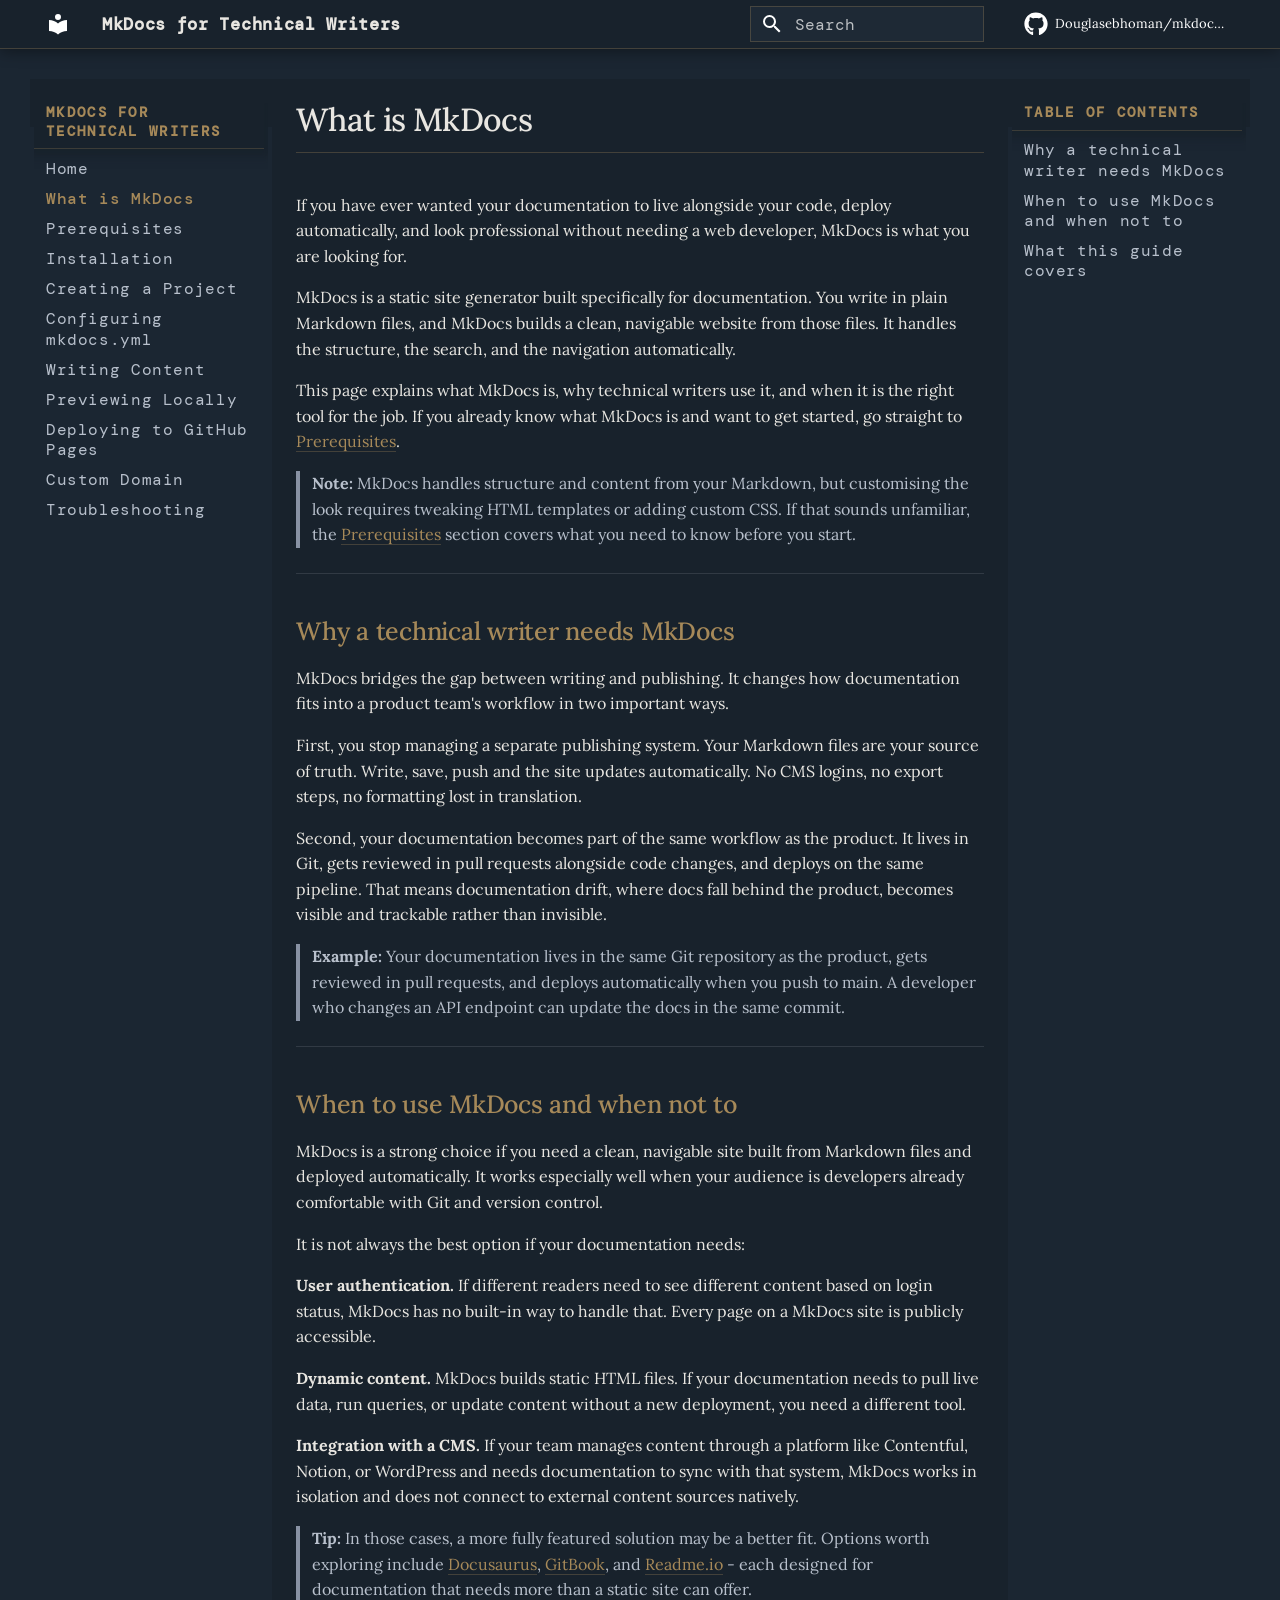
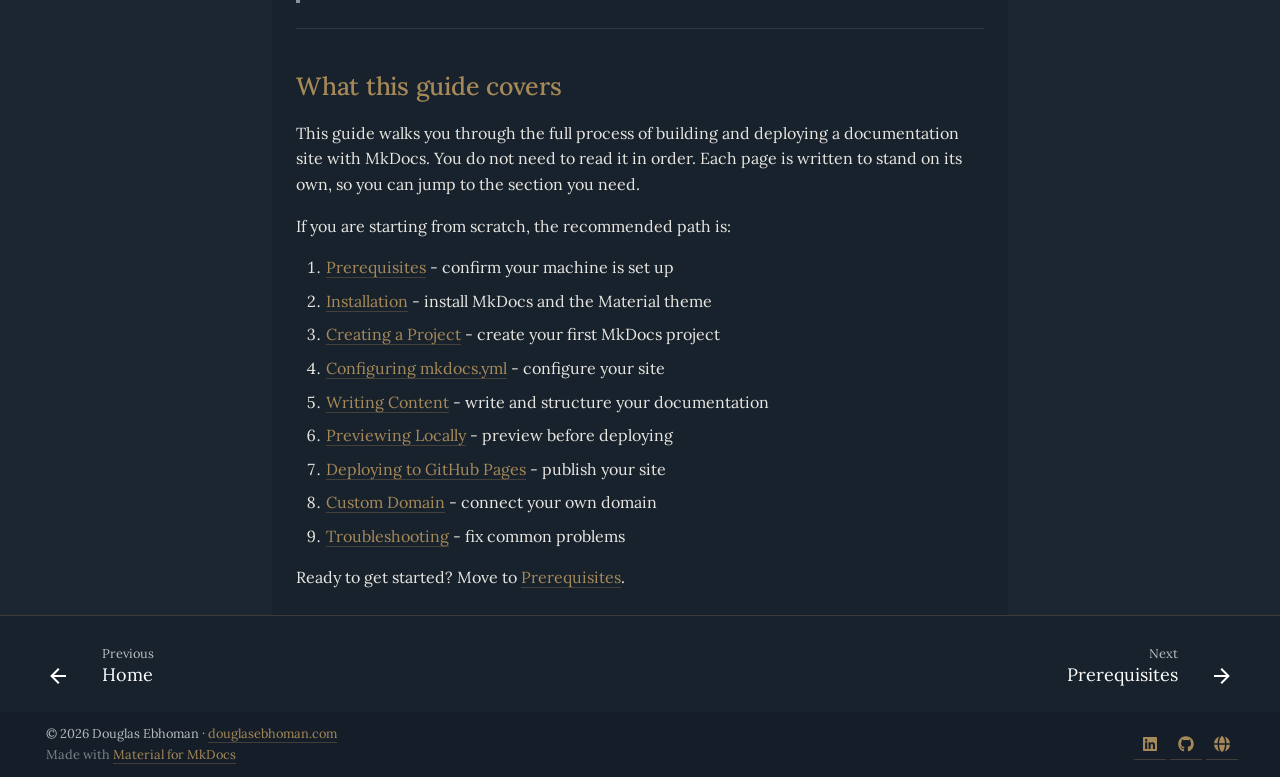
<file: what-is-mkdocs/index.html>
<!doctype html>
<html lang="en" class="no-js">
  <head>
    
      <meta charset="utf-8">
      <meta name="viewport" content="width=device-width,initial-scale=1">
      
        <meta name="description" content="A complete guide to MkDocs for technical writers. Covers installation, configuration, GitHub Pages deployment, custom domains, and troubleshooting. Written for Docs-as-Code workflows.">
      
      
        <meta name="author" content="Douglas Ebhoman">
      
      
        <link rel="canonical" href="https://douglasebhoman.com/mkdocs-for-technical-writers/what-is-mkdocs/">
      
      
        <link rel="prev" href="..">
      
      
        <link rel="next" href="../prerequisites/">
      
      
        
      
      
      <link rel="icon" href="../assets/images/favicon.png">
      <meta name="generator" content="mkdocs-1.6.1, mkdocs-material-9.7.6">
    
    
      
        <title>What is MkDocs - MkDocs for Technical Writers</title>
      
    
    
      <link rel="stylesheet" href="../assets/stylesheets/main.484c7ddc.min.css">
      
        
        <link rel="stylesheet" href="../assets/stylesheets/palette.ab4e12ef.min.css">
      
      


    
    
      
    
    
      
        
        
        <link rel="preconnect" href="https://fonts.gstatic.com" crossorigin>
        <link rel="stylesheet" href="https://fonts.googleapis.com/css?family=Roboto:300,300i,400,400i,700,700i%7CRoboto+Mono:400,400i,700,700i&display=fallback">
        <style>:root{--md-text-font:"Roboto";--md-code-font:"Roboto Mono"}</style>
      
    
    
      <link rel="stylesheet" href="../stylesheets/brand.css">
    
    <script>__md_scope=new URL("..",location),__md_hash=e=>[...e].reduce(((e,_)=>(e<<5)-e+_.charCodeAt(0)),0),__md_get=(e,_=localStorage,t=__md_scope)=>JSON.parse(_.getItem(t.pathname+"."+e)),__md_set=(e,_,t=localStorage,a=__md_scope)=>{try{t.setItem(a.pathname+"."+e,JSON.stringify(_))}catch(e){}}</script>
    
      

    
    
  
  <meta property="og:type" content="website">
  <meta property="og:title" content="What is MkDocs - MkDocs for Technical Writers">
  <meta property="og:description" content="A complete guide to MkDocs for technical writers. Covers installation, configuration, GitHub Pages deployment, custom domains, and troubleshooting. Written for Docs-as-Code workflows.">
  <meta property="og:url" content="https://douglasebhoman.com/mkdocs-for-technical-writers/what-is-mkdocs/">
  <meta property="og:image" content="https://douglasebhoman.com/assets/images/mkdocs-for-technical-writers-card.png">
  <meta property="og:image:width" content="1731">
  <meta property="og:image:height" content="909">
  <meta name="twitter:card" content="summary_large_image">
  <meta name="twitter:title" content="What is MkDocs - MkDocs for Technical Writers">
  <meta name="twitter:description" content="A complete guide to MkDocs for technical writers. Covers installation, configuration, GitHub Pages deployment, custom domains, and troubleshooting. Written for Docs-as-Code workflows.">
  <meta name="twitter:image" content="https://douglasebhoman.com/assets/images/mkdocs-for-technical-writers-card.png">

  </head>
  
  
    
    
    
    
    
    <body dir="ltr" data-md-color-scheme="slate" data-md-color-primary="custom" data-md-color-accent="custom">
  
    
    <input class="md-toggle" data-md-toggle="drawer" type="checkbox" id="__drawer" autocomplete="off">
    <input class="md-toggle" data-md-toggle="search" type="checkbox" id="__search" autocomplete="off">
    <label class="md-overlay" for="__drawer"></label>
    <div data-md-component="skip">
      
        
        <a href="#what-is-mkdocs" class="md-skip">
          Skip to content
        </a>
      
    </div>
    <div data-md-component="announce">
      
    </div>
    
    
      

  

<header class="md-header md-header--shadow" data-md-component="header">
  <nav class="md-header__inner md-grid" aria-label="Header">
    <a href=".." title="MkDocs for Technical Writers" class="md-header__button md-logo" aria-label="MkDocs for Technical Writers" data-md-component="logo">
      
  
  <svg xmlns="http://www.w3.org/2000/svg" viewBox="0 0 24 24"><path d="M12 8a3 3 0 0 0 3-3 3 3 0 0 0-3-3 3 3 0 0 0-3 3 3 3 0 0 0 3 3m0 3.54C9.64 9.35 6.5 8 3 8v11c3.5 0 6.64 1.35 9 3.54 2.36-2.19 5.5-3.54 9-3.54V8c-3.5 0-6.64 1.35-9 3.54"/></svg>

    </a>
    <label class="md-header__button md-icon" for="__drawer">
      
      <svg xmlns="http://www.w3.org/2000/svg" viewBox="0 0 24 24"><path d="M3 6h18v2H3zm0 5h18v2H3zm0 5h18v2H3z"/></svg>
    </label>
    <div class="md-header__title" data-md-component="header-title">
      <div class="md-header__ellipsis">
        <div class="md-header__topic">
          <span class="md-ellipsis">
            MkDocs for Technical Writers
          </span>
        </div>
        <div class="md-header__topic" data-md-component="header-topic">
          <span class="md-ellipsis">
            
              What is MkDocs
            
          </span>
        </div>
      </div>
    </div>
    
      
    
    
    
    
      
      
        <label class="md-header__button md-icon" for="__search">
          
          <svg xmlns="http://www.w3.org/2000/svg" viewBox="0 0 24 24"><path d="M9.5 3A6.5 6.5 0 0 1 16 9.5c0 1.61-.59 3.09-1.56 4.23l.27.27h.79l5 5-1.5 1.5-5-5v-.79l-.27-.27A6.52 6.52 0 0 1 9.5 16 6.5 6.5 0 0 1 3 9.5 6.5 6.5 0 0 1 9.5 3m0 2C7 5 5 7 5 9.5S7 14 9.5 14 14 12 14 9.5 12 5 9.5 5"/></svg>
        </label>
        <div class="md-search" data-md-component="search" role="dialog">
  <label class="md-search__overlay" for="__search"></label>
  <div class="md-search__inner" role="search">
    <form class="md-search__form" name="search">
      <input type="text" class="md-search__input" name="query" aria-label="Search" placeholder="Search" autocapitalize="off" autocorrect="off" autocomplete="off" spellcheck="false" data-md-component="search-query" required>
      <label class="md-search__icon md-icon" for="__search">
        
        <svg xmlns="http://www.w3.org/2000/svg" viewBox="0 0 24 24"><path d="M9.5 3A6.5 6.5 0 0 1 16 9.5c0 1.61-.59 3.09-1.56 4.23l.27.27h.79l5 5-1.5 1.5-5-5v-.79l-.27-.27A6.52 6.52 0 0 1 9.5 16 6.5 6.5 0 0 1 3 9.5 6.5 6.5 0 0 1 9.5 3m0 2C7 5 5 7 5 9.5S7 14 9.5 14 14 12 14 9.5 12 5 9.5 5"/></svg>
        
        <svg xmlns="http://www.w3.org/2000/svg" viewBox="0 0 24 24"><path d="M20 11v2H8l5.5 5.5-1.42 1.42L4.16 12l7.92-7.92L13.5 5.5 8 11z"/></svg>
      </label>
      <nav class="md-search__options" aria-label="Search">
        
        <button type="reset" class="md-search__icon md-icon" title="Clear" aria-label="Clear" tabindex="-1">
          
          <svg xmlns="http://www.w3.org/2000/svg" viewBox="0 0 24 24"><path d="M19 6.41 17.59 5 12 10.59 6.41 5 5 6.41 10.59 12 5 17.59 6.41 19 12 13.41 17.59 19 19 17.59 13.41 12z"/></svg>
        </button>
      </nav>
      
        <div class="md-search__suggest" data-md-component="search-suggest"></div>
      
    </form>
    <div class="md-search__output">
      <div class="md-search__scrollwrap" tabindex="0" data-md-scrollfix>
        <div class="md-search-result" data-md-component="search-result">
          <div class="md-search-result__meta">
            Initializing search
          </div>
          <ol class="md-search-result__list" role="presentation"></ol>
        </div>
      </div>
    </div>
  </div>
</div>
      
    
    
      <div class="md-header__source">
        <a href="https://github.com/Douglasebhoman/mkdocs-for-technical-writers" title="Go to repository" class="md-source" data-md-component="source">
  <div class="md-source__icon md-icon">
    
    <svg xmlns="http://www.w3.org/2000/svg" viewBox="0 0 512 512"><!--! Font Awesome Free 7.1.0 by @fontawesome - https://fontawesome.com License - https://fontawesome.com/license/free (Icons: CC BY 4.0, Fonts: SIL OFL 1.1, Code: MIT License) Copyright 2025 Fonticons, Inc.--><path d="M173.9 397.4c0 2-2.3 3.6-5.2 3.6-3.3.3-5.6-1.3-5.6-3.6 0-2 2.3-3.6 5.2-3.6 3-.3 5.6 1.3 5.6 3.6m-31.1-4.5c-.7 2 1.3 4.3 4.3 4.9 2.6 1 5.6 0 6.2-2s-1.3-4.3-4.3-5.2c-2.6-.7-5.5.3-6.2 2.3m44.2-1.7c-2.9.7-4.9 2.6-4.6 4.9.3 2 2.9 3.3 5.9 2.6 2.9-.7 4.9-2.6 4.6-4.6-.3-1.9-3-3.2-5.9-2.9M252.8 8C114.1 8 8 113.3 8 252c0 110.9 69.8 205.8 169.5 239.2 12.8 2.3 17.3-5.6 17.3-12.1 0-6.2-.3-40.4-.3-61.4 0 0-70 15-84.7-29.8 0 0-11.4-29.1-27.8-36.6 0 0-22.9-15.7 1.6-15.4 0 0 24.9 2 38.6 25.8 21.9 38.6 58.6 27.5 72.9 20.9 2.3-16 8.8-27.1 16-33.7-55.9-6.2-112.3-14.3-112.3-110.5 0-27.5 7.6-41.3 23.6-58.9-2.6-6.5-11.1-33.3 2.6-67.9 20.9-6.5 69 27 69 27 20-5.6 41.5-8.5 62.8-8.5s42.8 2.9 62.8 8.5c0 0 48.1-33.6 69-27 13.7 34.7 5.2 61.4 2.6 67.9 16 17.7 25.8 31.5 25.8 58.9 0 96.5-58.9 104.2-114.8 110.5 9.2 7.9 17 22.9 17 46.4 0 33.7-.3 75.4-.3 83.6 0 6.5 4.6 14.4 17.3 12.1C436.2 457.8 504 362.9 504 252 504 113.3 391.5 8 252.8 8M105.2 352.9c-1.3 1-1 3.3.7 5.2 1.6 1.6 3.9 2.3 5.2 1 1.3-1 1-3.3-.7-5.2-1.6-1.6-3.9-2.3-5.2-1m-10.8-8.1c-.7 1.3.3 2.9 2.3 3.9 1.6 1 3.6.7 4.3-.7.7-1.3-.3-2.9-2.3-3.9-2-.6-3.6-.3-4.3.7m32.4 35.6c-1.6 1.3-1 4.3 1.3 6.2 2.3 2.3 5.2 2.6 6.5 1 1.3-1.3.7-4.3-1.3-6.2-2.2-2.3-5.2-2.6-6.5-1m-11.4-14.7c-1.6 1-1.6 3.6 0 5.9s4.3 3.3 5.6 2.3c1.6-1.3 1.6-3.9 0-6.2-1.4-2.3-4-3.3-5.6-2"/></svg>
  </div>
  <div class="md-source__repository">
    Douglasebhoman/mkdocs-for-technical-writers
  </div>
</a>
      </div>
    
  </nav>
  
</header>
    
    <div class="md-container" data-md-component="container">
      
      
        
          
        
      
      <main class="md-main" data-md-component="main">
        <div class="md-main__inner md-grid">
          
            
              
              <div class="md-sidebar md-sidebar--primary" data-md-component="sidebar" data-md-type="navigation" >
                <div class="md-sidebar__scrollwrap">
                  <div class="md-sidebar__inner">
                    



<nav class="md-nav md-nav--primary" aria-label="Navigation" data-md-level="0">
  <label class="md-nav__title" for="__drawer">
    <a href=".." title="MkDocs for Technical Writers" class="md-nav__button md-logo" aria-label="MkDocs for Technical Writers" data-md-component="logo">
      
  
  <svg xmlns="http://www.w3.org/2000/svg" viewBox="0 0 24 24"><path d="M12 8a3 3 0 0 0 3-3 3 3 0 0 0-3-3 3 3 0 0 0-3 3 3 3 0 0 0 3 3m0 3.54C9.64 9.35 6.5 8 3 8v11c3.5 0 6.64 1.35 9 3.54 2.36-2.19 5.5-3.54 9-3.54V8c-3.5 0-6.64 1.35-9 3.54"/></svg>

    </a>
    MkDocs for Technical Writers
  </label>
  
    <div class="md-nav__source">
      <a href="https://github.com/Douglasebhoman/mkdocs-for-technical-writers" title="Go to repository" class="md-source" data-md-component="source">
  <div class="md-source__icon md-icon">
    
    <svg xmlns="http://www.w3.org/2000/svg" viewBox="0 0 512 512"><!--! Font Awesome Free 7.1.0 by @fontawesome - https://fontawesome.com License - https://fontawesome.com/license/free (Icons: CC BY 4.0, Fonts: SIL OFL 1.1, Code: MIT License) Copyright 2025 Fonticons, Inc.--><path d="M173.9 397.4c0 2-2.3 3.6-5.2 3.6-3.3.3-5.6-1.3-5.6-3.6 0-2 2.3-3.6 5.2-3.6 3-.3 5.6 1.3 5.6 3.6m-31.1-4.5c-.7 2 1.3 4.3 4.3 4.9 2.6 1 5.6 0 6.2-2s-1.3-4.3-4.3-5.2c-2.6-.7-5.5.3-6.2 2.3m44.2-1.7c-2.9.7-4.9 2.6-4.6 4.9.3 2 2.9 3.3 5.9 2.6 2.9-.7 4.9-2.6 4.6-4.6-.3-1.9-3-3.2-5.9-2.9M252.8 8C114.1 8 8 113.3 8 252c0 110.9 69.8 205.8 169.5 239.2 12.8 2.3 17.3-5.6 17.3-12.1 0-6.2-.3-40.4-.3-61.4 0 0-70 15-84.7-29.8 0 0-11.4-29.1-27.8-36.6 0 0-22.9-15.7 1.6-15.4 0 0 24.9 2 38.6 25.8 21.9 38.6 58.6 27.5 72.9 20.9 2.3-16 8.8-27.1 16-33.7-55.9-6.2-112.3-14.3-112.3-110.5 0-27.5 7.6-41.3 23.6-58.9-2.6-6.5-11.1-33.3 2.6-67.9 20.9-6.5 69 27 69 27 20-5.6 41.5-8.5 62.8-8.5s42.8 2.9 62.8 8.5c0 0 48.1-33.6 69-27 13.7 34.7 5.2 61.4 2.6 67.9 16 17.7 25.8 31.5 25.8 58.9 0 96.5-58.9 104.2-114.8 110.5 9.2 7.9 17 22.9 17 46.4 0 33.7-.3 75.4-.3 83.6 0 6.5 4.6 14.4 17.3 12.1C436.2 457.8 504 362.9 504 252 504 113.3 391.5 8 252.8 8M105.2 352.9c-1.3 1-1 3.3.7 5.2 1.6 1.6 3.9 2.3 5.2 1 1.3-1 1-3.3-.7-5.2-1.6-1.6-3.9-2.3-5.2-1m-10.8-8.1c-.7 1.3.3 2.9 2.3 3.9 1.6 1 3.6.7 4.3-.7.7-1.3-.3-2.9-2.3-3.9-2-.6-3.6-.3-4.3.7m32.4 35.6c-1.6 1.3-1 4.3 1.3 6.2 2.3 2.3 5.2 2.6 6.5 1 1.3-1.3.7-4.3-1.3-6.2-2.2-2.3-5.2-2.6-6.5-1m-11.4-14.7c-1.6 1-1.6 3.6 0 5.9s4.3 3.3 5.6 2.3c1.6-1.3 1.6-3.9 0-6.2-1.4-2.3-4-3.3-5.6-2"/></svg>
  </div>
  <div class="md-source__repository">
    Douglasebhoman/mkdocs-for-technical-writers
  </div>
</a>
    </div>
  
  <ul class="md-nav__list" data-md-scrollfix>
    
      
      
  
  
  
  
    <li class="md-nav__item">
      <a href=".." class="md-nav__link">
        
  
  
  <span class="md-ellipsis">
    
  
    Home
  

    
  </span>
  
  

      </a>
    </li>
  

    
      
      
  
  
    
  
  
  
    <li class="md-nav__item md-nav__item--active">
      
      <input class="md-nav__toggle md-toggle" type="checkbox" id="__toc">
      
      
        
      
      
        <label class="md-nav__link md-nav__link--active" for="__toc">
          
  
  
  <span class="md-ellipsis">
    
  
    What is MkDocs
  

    
  </span>
  
  

          <span class="md-nav__icon md-icon"></span>
        </label>
      
      <a href="./" class="md-nav__link md-nav__link--active">
        
  
  
  <span class="md-ellipsis">
    
  
    What is MkDocs
  

    
  </span>
  
  

      </a>
      
        

<nav class="md-nav md-nav--secondary" aria-label="Table of contents">
  
  
  
    
  
  
    <label class="md-nav__title" for="__toc">
      <span class="md-nav__icon md-icon"></span>
      Table of contents
    </label>
    <ul class="md-nav__list" data-md-component="toc" data-md-scrollfix>
      
        <li class="md-nav__item">
  <a href="#why-a-technical-writer-needs-mkdocs" class="md-nav__link">
    <span class="md-ellipsis">
      
        Why a technical writer needs MkDocs
      
    </span>
  </a>
  
</li>
      
        <li class="md-nav__item">
  <a href="#when-to-use-mkdocs-and-when-not-to" class="md-nav__link">
    <span class="md-ellipsis">
      
        When to use MkDocs and when not to
      
    </span>
  </a>
  
</li>
      
        <li class="md-nav__item">
  <a href="#what-this-guide-covers" class="md-nav__link">
    <span class="md-ellipsis">
      
        What this guide covers
      
    </span>
  </a>
  
</li>
      
    </ul>
  
</nav>
      
    </li>
  

    
      
      
  
  
  
  
    <li class="md-nav__item">
      <a href="../prerequisites/" class="md-nav__link">
        
  
  
  <span class="md-ellipsis">
    
  
    Prerequisites
  

    
  </span>
  
  

      </a>
    </li>
  

    
      
      
  
  
  
  
    <li class="md-nav__item">
      <a href="../installation/" class="md-nav__link">
        
  
  
  <span class="md-ellipsis">
    
  
    Installation
  

    
  </span>
  
  

      </a>
    </li>
  

    
      
      
  
  
  
  
    <li class="md-nav__item">
      <a href="../creating-a-project/" class="md-nav__link">
        
  
  
  <span class="md-ellipsis">
    
  
    Creating a Project
  

    
  </span>
  
  

      </a>
    </li>
  

    
      
      
  
  
  
  
    <li class="md-nav__item">
      <a href="../configuring-mkdocs-yml/" class="md-nav__link">
        
  
  
  <span class="md-ellipsis">
    
  
    Configuring mkdocs.yml
  

    
  </span>
  
  

      </a>
    </li>
  

    
      
      
  
  
  
  
    <li class="md-nav__item">
      <a href="../writing-content/" class="md-nav__link">
        
  
  
  <span class="md-ellipsis">
    
  
    Writing Content
  

    
  </span>
  
  

      </a>
    </li>
  

    
      
      
  
  
  
  
    <li class="md-nav__item">
      <a href="../previewing-locally/" class="md-nav__link">
        
  
  
  <span class="md-ellipsis">
    
  
    Previewing Locally
  

    
  </span>
  
  

      </a>
    </li>
  

    
      
      
  
  
  
  
    <li class="md-nav__item">
      <a href="../deploying-to-github-pages/" class="md-nav__link">
        
  
  
  <span class="md-ellipsis">
    
  
    Deploying to GitHub Pages
  

    
  </span>
  
  

      </a>
    </li>
  

    
      
      
  
  
  
  
    <li class="md-nav__item">
      <a href="../custom-domain/" class="md-nav__link">
        
  
  
  <span class="md-ellipsis">
    
  
    Custom Domain
  

    
  </span>
  
  

      </a>
    </li>
  

    
      
      
  
  
  
  
    <li class="md-nav__item">
      <a href="../troubleshooting/" class="md-nav__link">
        
  
  
  <span class="md-ellipsis">
    
  
    Troubleshooting
  

    
  </span>
  
  

      </a>
    </li>
  

    
  </ul>
</nav>
                  </div>
                </div>
              </div>
            
            
              
              <div class="md-sidebar md-sidebar--secondary" data-md-component="sidebar" data-md-type="toc" >
                <div class="md-sidebar__scrollwrap">
                  <div class="md-sidebar__inner">
                    

<nav class="md-nav md-nav--secondary" aria-label="Table of contents">
  
  
  
    
  
  
    <label class="md-nav__title" for="__toc">
      <span class="md-nav__icon md-icon"></span>
      Table of contents
    </label>
    <ul class="md-nav__list" data-md-component="toc" data-md-scrollfix>
      
        <li class="md-nav__item">
  <a href="#why-a-technical-writer-needs-mkdocs" class="md-nav__link">
    <span class="md-ellipsis">
      
        Why a technical writer needs MkDocs
      
    </span>
  </a>
  
</li>
      
        <li class="md-nav__item">
  <a href="#when-to-use-mkdocs-and-when-not-to" class="md-nav__link">
    <span class="md-ellipsis">
      
        When to use MkDocs and when not to
      
    </span>
  </a>
  
</li>
      
        <li class="md-nav__item">
  <a href="#what-this-guide-covers" class="md-nav__link">
    <span class="md-ellipsis">
      
        What this guide covers
      
    </span>
  </a>
  
</li>
      
    </ul>
  
</nav>
                  </div>
                </div>
              </div>
            
          
          
            <div class="md-content" data-md-component="content">
              
              <article class="md-content__inner md-typeset">
                
                  


  
  


<h1 id="what-is-mkdocs">What is MkDocs<a class="headerlink" href="#what-is-mkdocs" title="Permanent link">&para;</a></h1>
<p>If you have ever wanted your documentation to live alongside your code, deploy automatically, and look professional without needing a web developer, MkDocs is what you are looking for.</p>
<p>MkDocs is a static site generator built specifically for documentation. You write in plain Markdown files, and MkDocs builds a clean, navigable website from those files. It handles the structure, the search, and the navigation automatically.</p>
<p>This page explains what MkDocs is, why technical writers use it, and when it is the right tool for the job. If you already know what MkDocs is and want to get started, go straight to <a href="../prerequisites/">Prerequisites</a>.</p>
<blockquote>
<p><strong>Note:</strong> MkDocs handles structure and content from your Markdown, but customising the look requires tweaking HTML templates or adding custom CSS. If that sounds unfamiliar, the <a href="../prerequisites/">Prerequisites</a> section covers what you need to know before you start.</p>
</blockquote>
<hr />
<h2 id="why-a-technical-writer-needs-mkdocs">Why a technical writer needs MkDocs<a class="headerlink" href="#why-a-technical-writer-needs-mkdocs" title="Permanent link">&para;</a></h2>
<p>MkDocs bridges the gap between writing and publishing. It changes how documentation fits into a product team's workflow in two important ways.</p>
<p>First, you stop managing a separate publishing system. Your Markdown files are your source of truth. Write, save, push and the site updates automatically. No CMS logins, no export steps, no formatting lost in translation.</p>
<p>Second, your documentation becomes part of the same workflow as the product. It lives in Git, gets reviewed in pull requests alongside code changes, and deploys on the same pipeline. That means documentation drift, where docs fall behind the product, becomes visible and trackable rather than invisible.</p>
<blockquote>
<p><strong>Example:</strong> Your documentation lives in the same Git repository as the product, gets reviewed in pull requests, and deploys automatically when you push to main. A developer who changes an API endpoint can update the docs in the same commit.</p>
</blockquote>
<hr />
<h2 id="when-to-use-mkdocs-and-when-not-to">When to use MkDocs and when not to<a class="headerlink" href="#when-to-use-mkdocs-and-when-not-to" title="Permanent link">&para;</a></h2>
<p>MkDocs is a strong choice if you need a clean, navigable site built from Markdown files and deployed automatically. It works especially well when your audience is developers already comfortable with Git and version control.</p>
<p>It is not always the best option if your documentation needs:</p>
<p><strong>User authentication.</strong> If different readers need to see different content based on login status, MkDocs has no built-in way to handle that. Every page on a MkDocs site is publicly accessible.</p>
<p><strong>Dynamic content.</strong> MkDocs builds static HTML files. If your documentation needs to pull live data, run queries, or update content without a new deployment, you need a different tool.</p>
<p><strong>Integration with a CMS.</strong> If your team manages content through a platform like Contentful, Notion, or WordPress and needs documentation to sync with that system, MkDocs works in isolation and does not connect to external content sources natively.</p>
<blockquote>
<p><strong>Tip:</strong> In those cases, a more fully featured solution may be a better fit. Options worth exploring include <a href="https://docusaurus.io/">Docusaurus</a>, <a href="https://www.gitbook.com/">GitBook</a>, and <a href="https://readme.com/">Readme.io</a> - each designed for documentation that needs more than a static site can offer.</p>
</blockquote>
<hr />
<h2 id="what-this-guide-covers">What this guide covers<a class="headerlink" href="#what-this-guide-covers" title="Permanent link">&para;</a></h2>
<p>This guide walks you through the full process of building and deploying a documentation site with MkDocs. You do not need to read it in order. Each page is written to stand on its own, so you can jump to the section you need.</p>
<p>If you are starting from scratch, the recommended path is:</p>
<ol>
<li><a href="../prerequisites/">Prerequisites</a> - confirm your machine is set up</li>
<li><a href="../installation/">Installation</a> - install MkDocs and the Material theme</li>
<li><a href="../creating-a-project/">Creating a Project</a> - create your first MkDocs project</li>
<li><a href="../configuring-mkdocs-yml/">Configuring mkdocs.yml</a> - configure your site</li>
<li><a href="../writing-content/">Writing Content</a> - write and structure your documentation</li>
<li><a href="../previewing-locally/">Previewing Locally</a> - preview before deploying</li>
<li><a href="../deploying-to-github-pages/">Deploying to GitHub Pages</a> - publish your site</li>
<li><a href="../custom-domain/">Custom Domain</a> - connect your own domain</li>
<li><a href="../troubleshooting/">Troubleshooting</a> - fix common problems</li>
</ol>
<p>Ready to get started? Move to <a href="../prerequisites/">Prerequisites</a>.</p>












                
              </article>
            </div>
          
          
<script>var target=document.getElementById(location.hash.slice(1));target&&target.name&&(target.checked=target.name.startsWith("__tabbed_"))</script>
        </div>
        
          <button type="button" class="md-top md-icon" data-md-component="top" hidden>
  
  <svg xmlns="http://www.w3.org/2000/svg" viewBox="0 0 24 24"><path d="M13 20h-2V8l-5.5 5.5-1.42-1.42L12 4.16l7.92 7.92-1.42 1.42L13 8z"/></svg>
  Back to top
</button>
        
      </main>
      
        <footer class="md-footer">
  
    
      
      <nav class="md-footer__inner md-grid" aria-label="Footer" >
        
          
          <a href=".." class="md-footer__link md-footer__link--prev" aria-label="Previous: Home">
            <div class="md-footer__button md-icon">
              
              <svg xmlns="http://www.w3.org/2000/svg" viewBox="0 0 24 24"><path d="M20 11v2H8l5.5 5.5-1.42 1.42L4.16 12l7.92-7.92L13.5 5.5 8 11z"/></svg>
            </div>
            <div class="md-footer__title">
              <span class="md-footer__direction">
                Previous
              </span>
              <div class="md-ellipsis">
                Home
              </div>
            </div>
          </a>
        
        
          
          <a href="../prerequisites/" class="md-footer__link md-footer__link--next" aria-label="Next: Prerequisites">
            <div class="md-footer__title">
              <span class="md-footer__direction">
                Next
              </span>
              <div class="md-ellipsis">
                Prerequisites
              </div>
            </div>
            <div class="md-footer__button md-icon">
              
              <svg xmlns="http://www.w3.org/2000/svg" viewBox="0 0 24 24"><path d="M4 11v2h12l-5.5 5.5 1.42 1.42L19.84 12l-7.92-7.92L10.5 5.5 16 11z"/></svg>
            </div>
          </a>
        
      </nav>
    
  
  <div class="md-footer-meta md-typeset">
    <div class="md-footer-meta__inner md-grid">
      <div class="md-copyright">
  
    <div class="md-copyright__highlight">
      © 2026 Douglas Ebhoman · <a href="https://douglasebhoman.com">douglasebhoman.com</a>
    </div>
  
  
    Made with
    <a href="https://squidfunk.github.io/mkdocs-material/" target="_blank" rel="noopener">
      Material for MkDocs
    </a>
  
</div>
      
        
<div class="md-social">
  
    
    
    
    
      
      
    
    <a href="https://linkedin.com/in/douglas-ebhoman-757329289" target="_blank" rel="noopener" title="linkedin.com" class="md-social__link">
      <svg xmlns="http://www.w3.org/2000/svg" viewBox="0 0 448 512"><!--! Font Awesome Free 7.1.0 by @fontawesome - https://fontawesome.com License - https://fontawesome.com/license/free (Icons: CC BY 4.0, Fonts: SIL OFL 1.1, Code: MIT License) Copyright 2025 Fonticons, Inc.--><path d="M416 32H31.9C14.3 32 0 46.5 0 64.3v383.4C0 465.5 14.3 480 31.9 480H416c17.6 0 32-14.5 32-32.3V64.3c0-17.8-14.4-32.3-32-32.3M135.4 416H69V202.2h66.5V416zM102.2 96a38.5 38.5 0 1 1 0 77 38.5 38.5 0 1 1 0-77m282.1 320h-66.4V312c0-24.8-.5-56.7-34.5-56.7-34.6 0-39.9 27-39.9 54.9V416h-66.4V202.2h63.7v29.2h.9c8.9-16.8 30.6-34.5 62.9-34.5 67.2 0 79.7 44.3 79.7 101.9z"/></svg>
    </a>
  
    
    
    
    
      
      
    
    <a href="https://github.com/Douglasebhoman" target="_blank" rel="noopener" title="github.com" class="md-social__link">
      <svg xmlns="http://www.w3.org/2000/svg" viewBox="0 0 512 512"><!--! Font Awesome Free 7.1.0 by @fontawesome - https://fontawesome.com License - https://fontawesome.com/license/free (Icons: CC BY 4.0, Fonts: SIL OFL 1.1, Code: MIT License) Copyright 2025 Fonticons, Inc.--><path d="M173.9 397.4c0 2-2.3 3.6-5.2 3.6-3.3.3-5.6-1.3-5.6-3.6 0-2 2.3-3.6 5.2-3.6 3-.3 5.6 1.3 5.6 3.6m-31.1-4.5c-.7 2 1.3 4.3 4.3 4.9 2.6 1 5.6 0 6.2-2s-1.3-4.3-4.3-5.2c-2.6-.7-5.5.3-6.2 2.3m44.2-1.7c-2.9.7-4.9 2.6-4.6 4.9.3 2 2.9 3.3 5.9 2.6 2.9-.7 4.9-2.6 4.6-4.6-.3-1.9-3-3.2-5.9-2.9M252.8 8C114.1 8 8 113.3 8 252c0 110.9 69.8 205.8 169.5 239.2 12.8 2.3 17.3-5.6 17.3-12.1 0-6.2-.3-40.4-.3-61.4 0 0-70 15-84.7-29.8 0 0-11.4-29.1-27.8-36.6 0 0-22.9-15.7 1.6-15.4 0 0 24.9 2 38.6 25.8 21.9 38.6 58.6 27.5 72.9 20.9 2.3-16 8.8-27.1 16-33.7-55.9-6.2-112.3-14.3-112.3-110.5 0-27.5 7.6-41.3 23.6-58.9-2.6-6.5-11.1-33.3 2.6-67.9 20.9-6.5 69 27 69 27 20-5.6 41.5-8.5 62.8-8.5s42.8 2.9 62.8 8.5c0 0 48.1-33.6 69-27 13.7 34.7 5.2 61.4 2.6 67.9 16 17.7 25.8 31.5 25.8 58.9 0 96.5-58.9 104.2-114.8 110.5 9.2 7.9 17 22.9 17 46.4 0 33.7-.3 75.4-.3 83.6 0 6.5 4.6 14.4 17.3 12.1C436.2 457.8 504 362.9 504 252 504 113.3 391.5 8 252.8 8M105.2 352.9c-1.3 1-1 3.3.7 5.2 1.6 1.6 3.9 2.3 5.2 1 1.3-1 1-3.3-.7-5.2-1.6-1.6-3.9-2.3-5.2-1m-10.8-8.1c-.7 1.3.3 2.9 2.3 3.9 1.6 1 3.6.7 4.3-.7.7-1.3-.3-2.9-2.3-3.9-2-.6-3.6-.3-4.3.7m32.4 35.6c-1.6 1.3-1 4.3 1.3 6.2 2.3 2.3 5.2 2.6 6.5 1 1.3-1.3.7-4.3-1.3-6.2-2.2-2.3-5.2-2.6-6.5-1m-11.4-14.7c-1.6 1-1.6 3.6 0 5.9s4.3 3.3 5.6 2.3c1.6-1.3 1.6-3.9 0-6.2-1.4-2.3-4-3.3-5.6-2"/></svg>
    </a>
  
    
    
    
    
      
      
    
    <a href="https://douglasebhoman.com" target="_blank" rel="noopener" title="douglasebhoman.com" class="md-social__link">
      <svg xmlns="http://www.w3.org/2000/svg" viewBox="0 0 512 512"><!--! Font Awesome Free 7.1.0 by @fontawesome - https://fontawesome.com License - https://fontawesome.com/license/free (Icons: CC BY 4.0, Fonts: SIL OFL 1.1, Code: MIT License) Copyright 2025 Fonticons, Inc.--><path d="M351.9 280H161c2.9 64.5 17.2 123.9 37.5 167.4 11.4 24.5 23.7 41.8 35.1 52.4 11.2 10.5 18.9 12.2 22.9 12.2s11.7-1.7 22.9-12.2c11.4-10.6 23.7-28 35.1-52.4 20.3-43.5 34.6-102.9 37.5-167.4zm-191-48h190.9c-2.8-64.5-17.1-123.9-37.4-167.4-11.4-24.4-23.7-41.8-35.1-52.4C268.1 1.7 260.4 0 256.4 0s-11.7 1.7-22.9 12.2c-11.4 10.6-23.7 28-35.1 52.4-20.3 43.5-34.6 102.9-37.5 167.4m-48 0c3.5-85.6 25.6-165.1 57.9-217.3C78.7 47.3 10.9 131.2 1.5 232zM1.5 280c9.4 100.8 77.2 184.7 169.3 217.3-32.3-52.2-54.4-131.7-57.9-217.3zm398.4 0c-3.5 85.6-25.6 165.1-57.9 217.3 92.1-32.7 159.9-116.5 169.3-217.3zm111.4-48C501.9 131.2 434.1 47.3 342 14.7c32.3 52.2 54.4 131.7 57.9 217.3z"/></svg>
    </a>
  
</div>
      
    </div>
  </div>
</footer>
      
    </div>
    <div class="md-dialog" data-md-component="dialog">
      <div class="md-dialog__inner md-typeset"></div>
    </div>
    
    
    
      
      
      <script id="__config" type="application/json">{"annotate": null, "base": "..", "features": ["navigation.instant", "navigation.top", "navigation.sections", "navigation.footer", "search.highlight", "search.suggest", "content.code.copy"], "search": "../assets/javascripts/workers/search.2c215733.min.js", "tags": null, "translations": {"clipboard.copied": "Copied to clipboard", "clipboard.copy": "Copy to clipboard", "search.result.more.one": "1 more on this page", "search.result.more.other": "# more on this page", "search.result.none": "No matching documents", "search.result.one": "1 matching document", "search.result.other": "# matching documents", "search.result.placeholder": "Type to start searching", "search.result.term.missing": "Missing", "select.version": "Select version"}, "version": null}</script>
    
    
      <script src="../assets/javascripts/bundle.79ae519e.min.js"></script>
      
    
  </body>
</html>
</file>
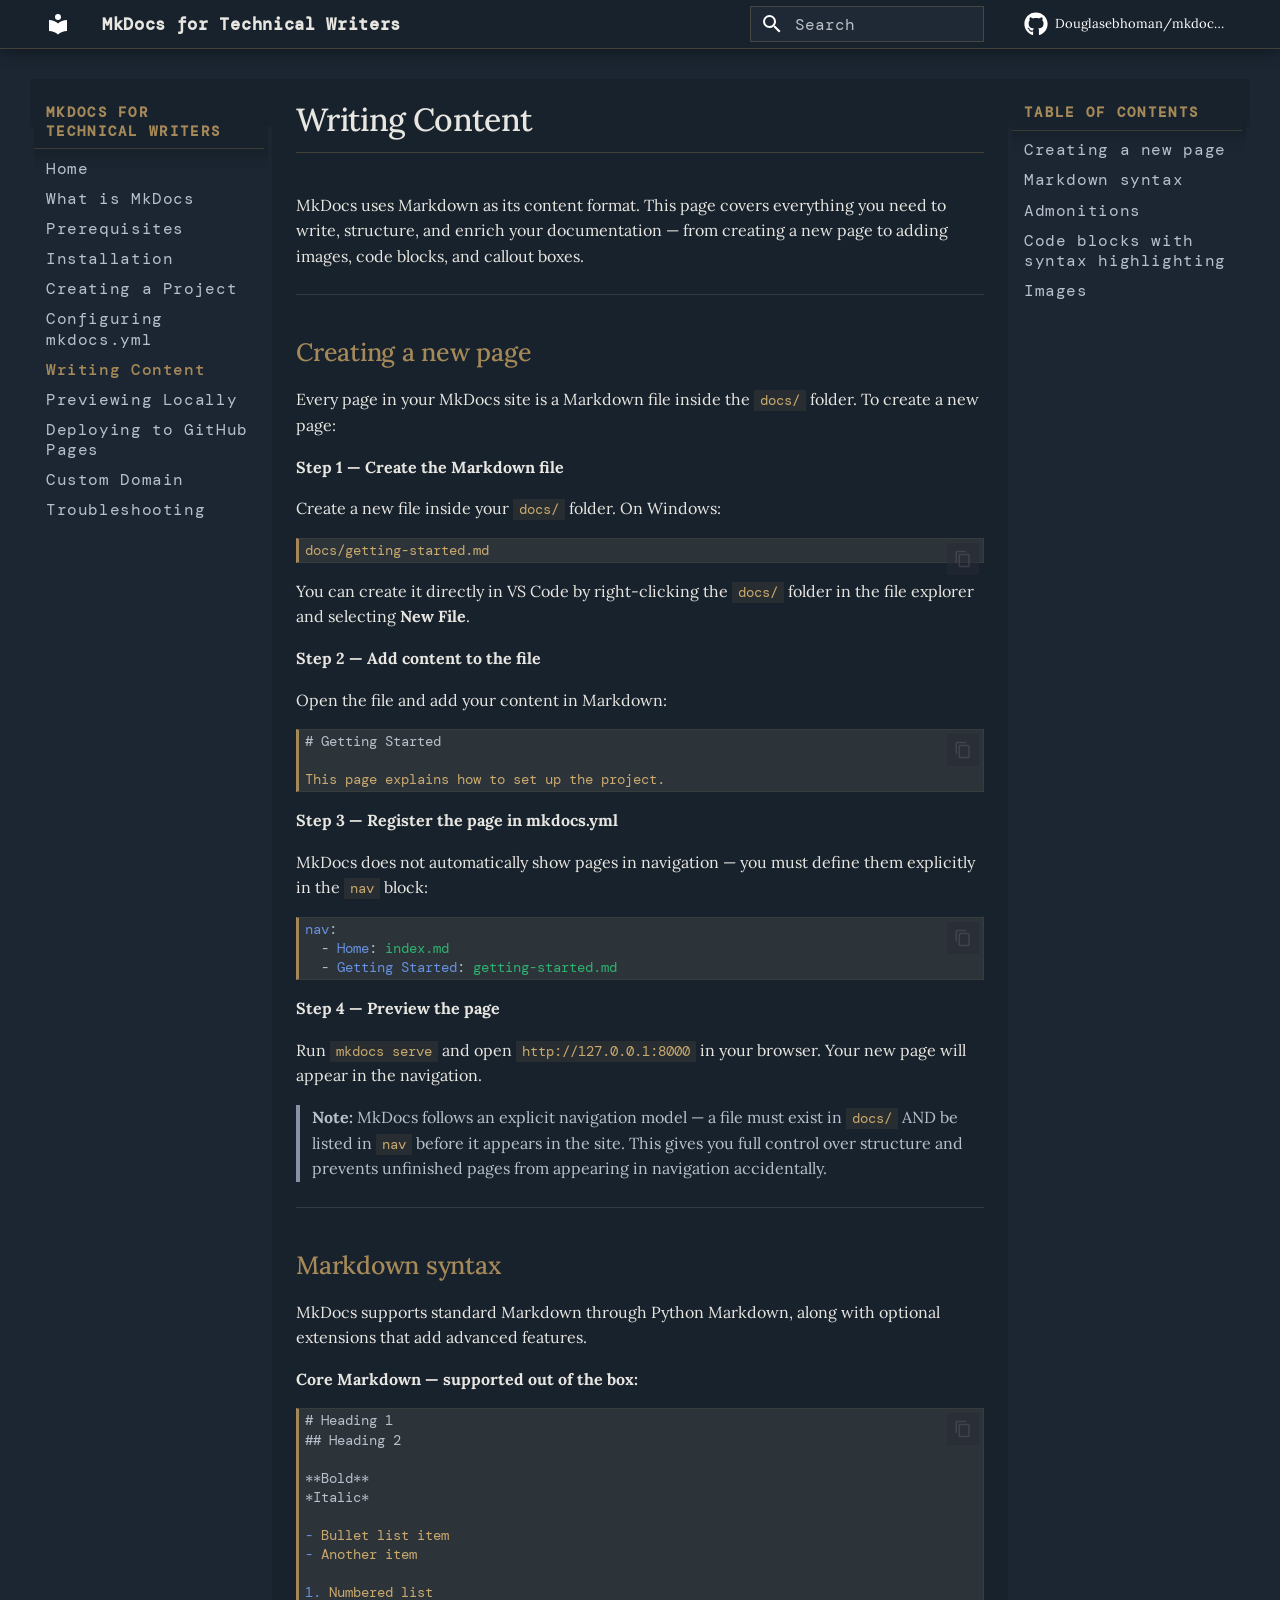
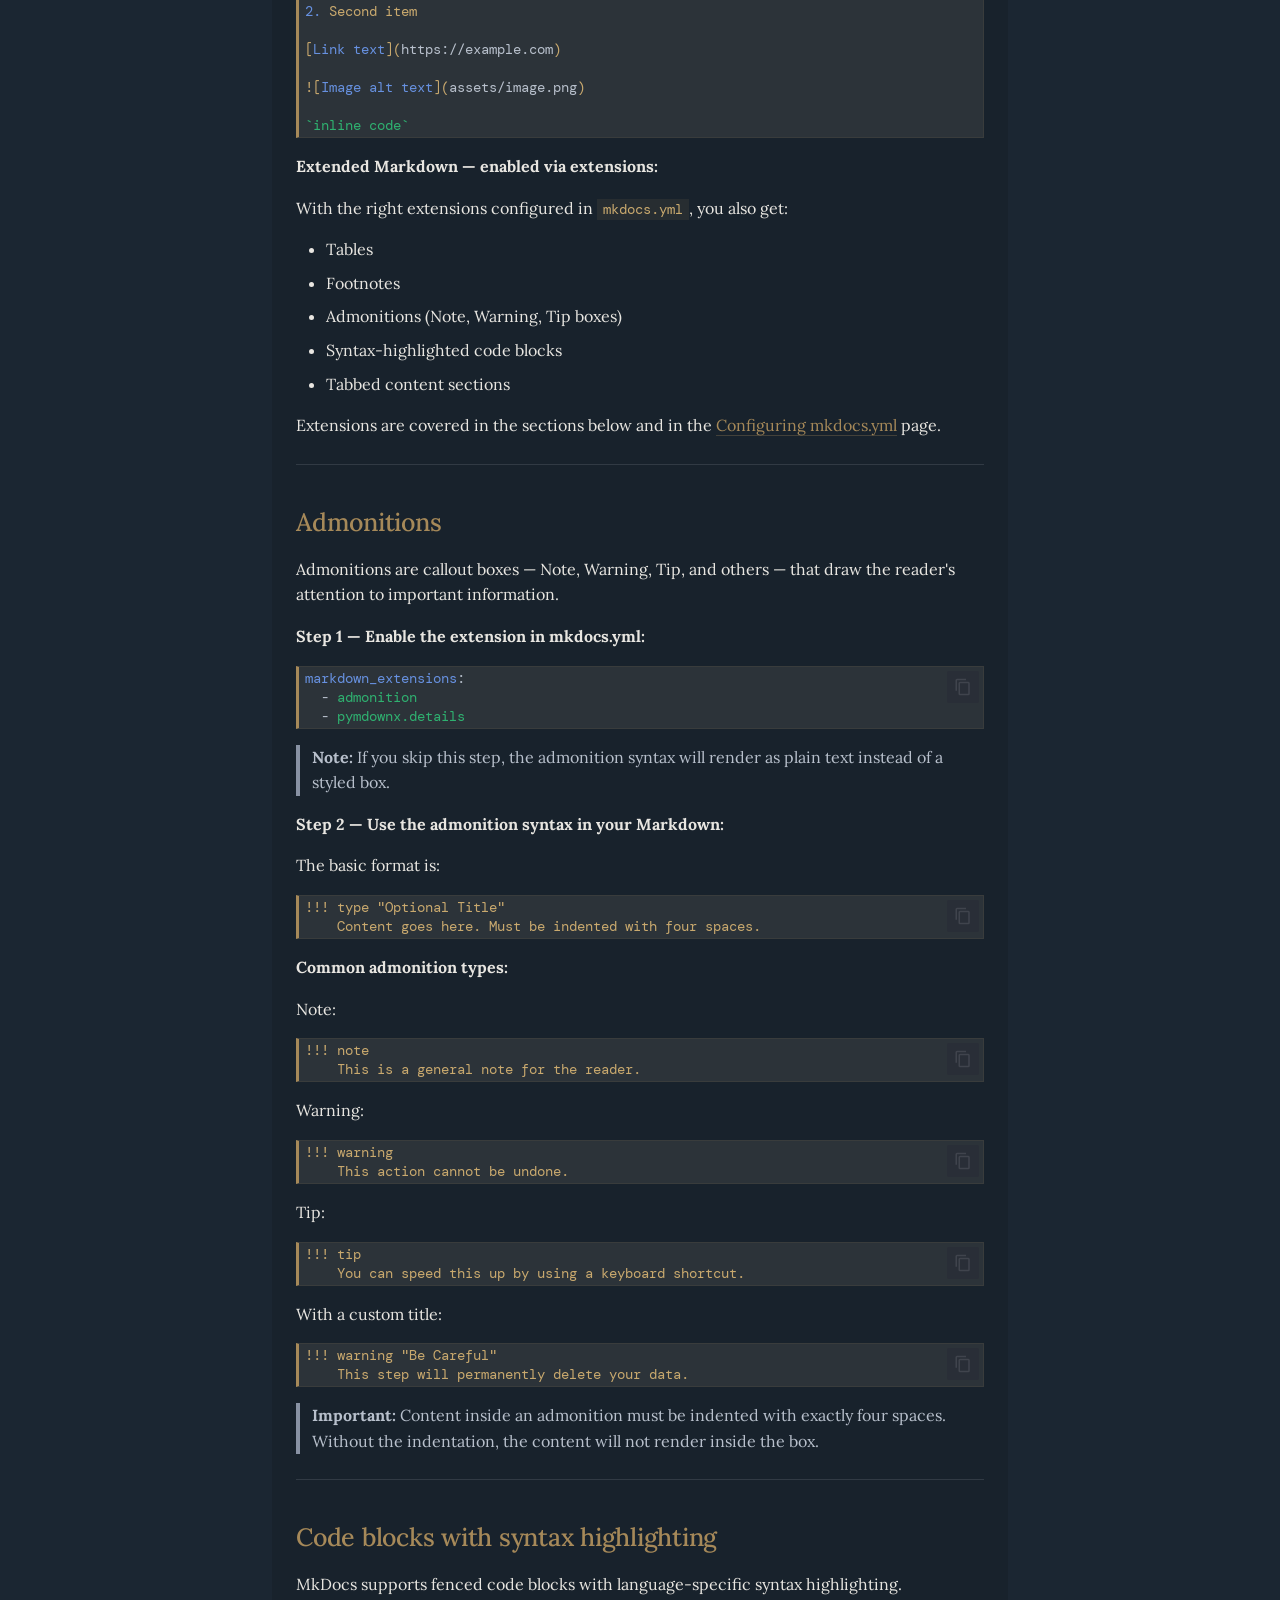
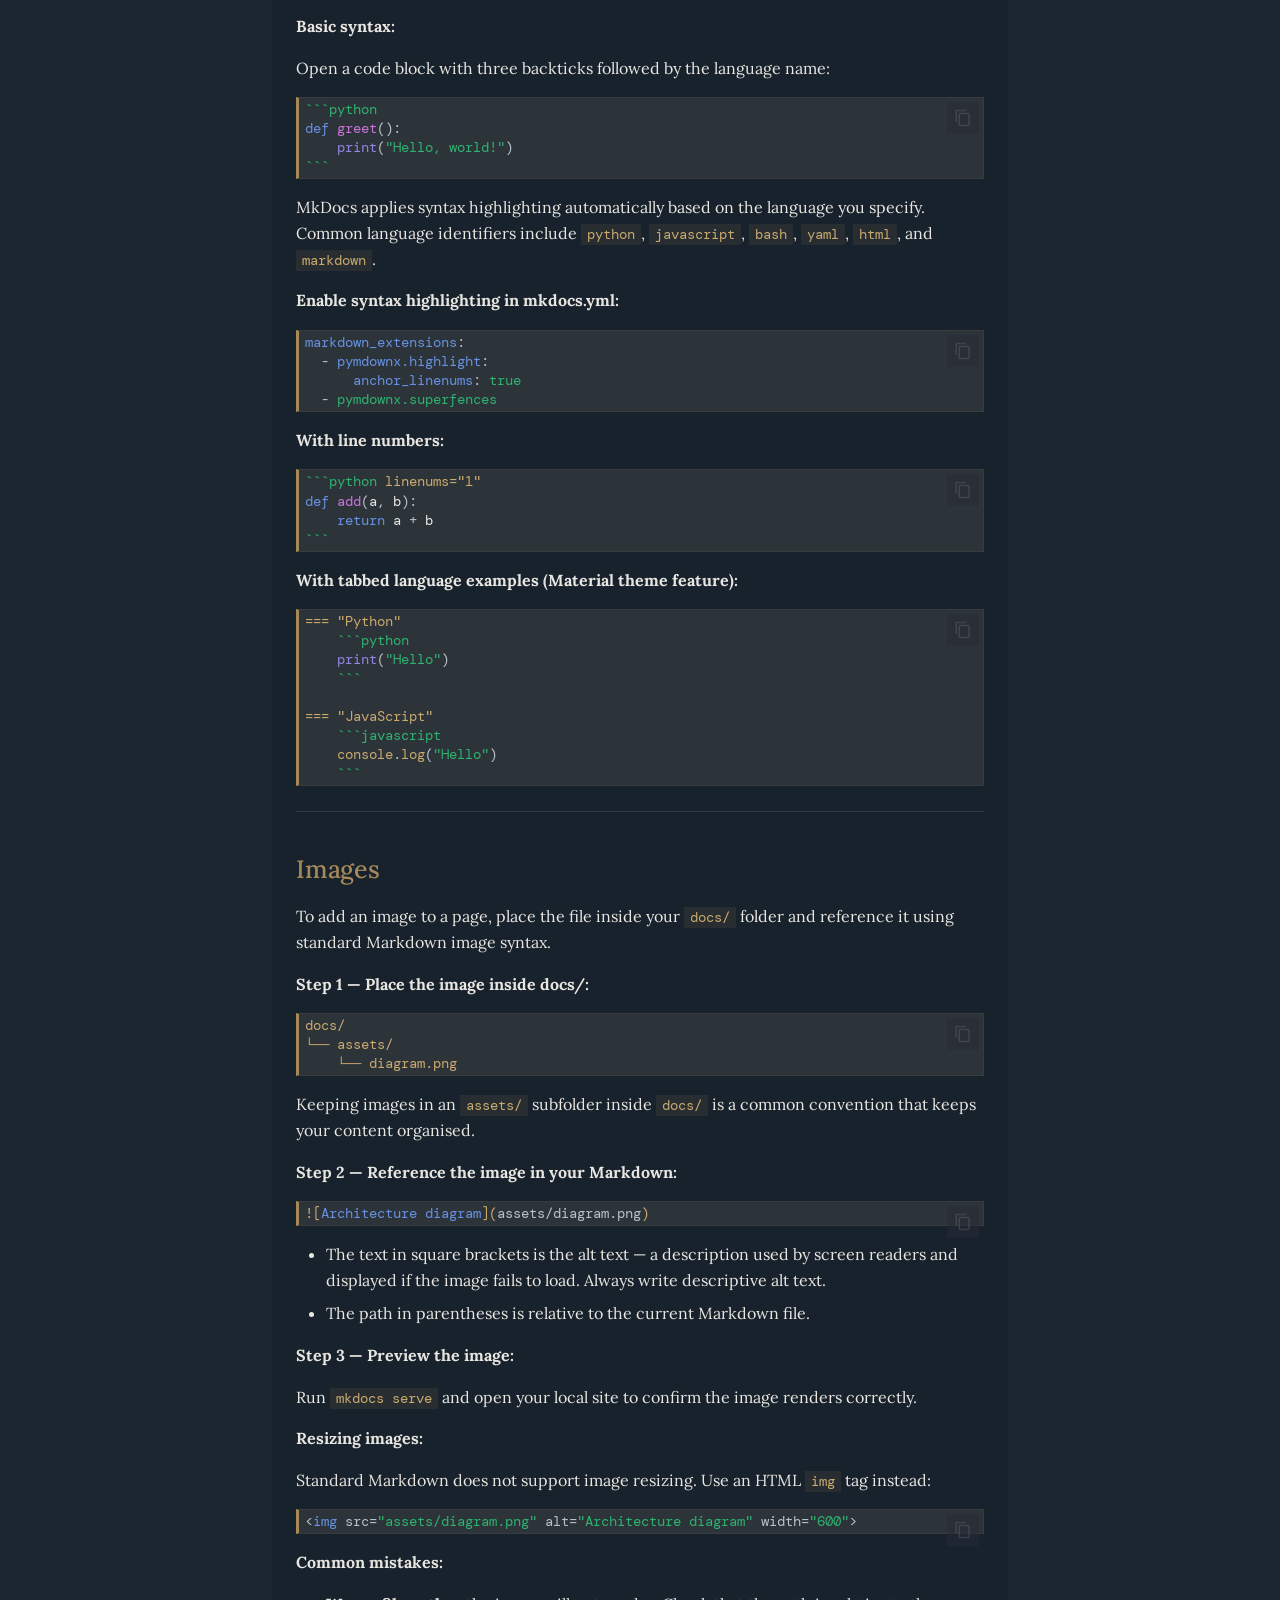
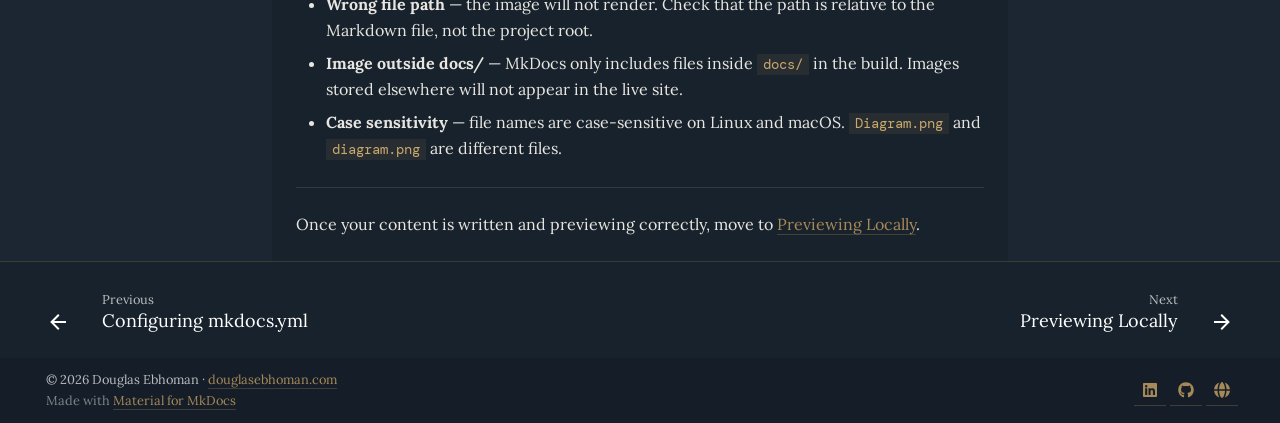
<file: writing-content/index.html>
<!doctype html>
<html lang="en" class="no-js">
  <head>
    
      <meta charset="utf-8">
      <meta name="viewport" content="width=device-width,initial-scale=1">
      
        <meta name="description" content="A complete guide to MkDocs for technical writers. Covers installation, configuration, GitHub Pages deployment, custom domains, and troubleshooting. Written for Docs-as-Code workflows.">
      
      
        <meta name="author" content="Douglas Ebhoman">
      
      
        <link rel="canonical" href="https://douglasebhoman.com/mkdocs-for-technical-writers/writing-content/">
      
      
        <link rel="prev" href="../configuring-mkdocs-yml/">
      
      
        <link rel="next" href="../previewing-locally/">
      
      
        
      
      
      <link rel="icon" href="../assets/images/favicon.png">
      <meta name="generator" content="mkdocs-1.6.1, mkdocs-material-9.7.6">
    
    
      
        <title>Writing Content - MkDocs for Technical Writers</title>
      
    
    
      <link rel="stylesheet" href="../assets/stylesheets/main.484c7ddc.min.css">
      
        
        <link rel="stylesheet" href="../assets/stylesheets/palette.ab4e12ef.min.css">
      
      


    
    
      
    
    
      
        
        
        <link rel="preconnect" href="https://fonts.gstatic.com" crossorigin>
        <link rel="stylesheet" href="https://fonts.googleapis.com/css?family=Roboto:300,300i,400,400i,700,700i%7CRoboto+Mono:400,400i,700,700i&display=fallback">
        <style>:root{--md-text-font:"Roboto";--md-code-font:"Roboto Mono"}</style>
      
    
    
      <link rel="stylesheet" href="../stylesheets/brand.css">
    
    <script>__md_scope=new URL("..",location),__md_hash=e=>[...e].reduce(((e,_)=>(e<<5)-e+_.charCodeAt(0)),0),__md_get=(e,_=localStorage,t=__md_scope)=>JSON.parse(_.getItem(t.pathname+"."+e)),__md_set=(e,_,t=localStorage,a=__md_scope)=>{try{t.setItem(a.pathname+"."+e,JSON.stringify(_))}catch(e){}}</script>
    
      

    
    
  
  <meta property="og:type" content="website">
  <meta property="og:title" content="Writing Content - MkDocs for Technical Writers">
  <meta property="og:description" content="A complete guide to MkDocs for technical writers. Covers installation, configuration, GitHub Pages deployment, custom domains, and troubleshooting. Written for Docs-as-Code workflows.">
  <meta property="og:url" content="https://douglasebhoman.com/mkdocs-for-technical-writers/writing-content/">
  <meta property="og:image" content="https://douglasebhoman.com/assets/images/mkdocs-for-technical-writers-card.png">
  <meta property="og:image:width" content="1731">
  <meta property="og:image:height" content="909">
  <meta name="twitter:card" content="summary_large_image">
  <meta name="twitter:title" content="Writing Content - MkDocs for Technical Writers">
  <meta name="twitter:description" content="A complete guide to MkDocs for technical writers. Covers installation, configuration, GitHub Pages deployment, custom domains, and troubleshooting. Written for Docs-as-Code workflows.">
  <meta name="twitter:image" content="https://douglasebhoman.com/assets/images/mkdocs-for-technical-writers-card.png">

  </head>
  
  
    
    
    
    
    
    <body dir="ltr" data-md-color-scheme="slate" data-md-color-primary="custom" data-md-color-accent="custom">
  
    
    <input class="md-toggle" data-md-toggle="drawer" type="checkbox" id="__drawer" autocomplete="off">
    <input class="md-toggle" data-md-toggle="search" type="checkbox" id="__search" autocomplete="off">
    <label class="md-overlay" for="__drawer"></label>
    <div data-md-component="skip">
      
        
        <a href="#writing-content" class="md-skip">
          Skip to content
        </a>
      
    </div>
    <div data-md-component="announce">
      
    </div>
    
    
      

  

<header class="md-header md-header--shadow" data-md-component="header">
  <nav class="md-header__inner md-grid" aria-label="Header">
    <a href=".." title="MkDocs for Technical Writers" class="md-header__button md-logo" aria-label="MkDocs for Technical Writers" data-md-component="logo">
      
  
  <svg xmlns="http://www.w3.org/2000/svg" viewBox="0 0 24 24"><path d="M12 8a3 3 0 0 0 3-3 3 3 0 0 0-3-3 3 3 0 0 0-3 3 3 3 0 0 0 3 3m0 3.54C9.64 9.35 6.5 8 3 8v11c3.5 0 6.64 1.35 9 3.54 2.36-2.19 5.5-3.54 9-3.54V8c-3.5 0-6.64 1.35-9 3.54"/></svg>

    </a>
    <label class="md-header__button md-icon" for="__drawer">
      
      <svg xmlns="http://www.w3.org/2000/svg" viewBox="0 0 24 24"><path d="M3 6h18v2H3zm0 5h18v2H3zm0 5h18v2H3z"/></svg>
    </label>
    <div class="md-header__title" data-md-component="header-title">
      <div class="md-header__ellipsis">
        <div class="md-header__topic">
          <span class="md-ellipsis">
            MkDocs for Technical Writers
          </span>
        </div>
        <div class="md-header__topic" data-md-component="header-topic">
          <span class="md-ellipsis">
            
              Writing Content
            
          </span>
        </div>
      </div>
    </div>
    
      
    
    
    
    
      
      
        <label class="md-header__button md-icon" for="__search">
          
          <svg xmlns="http://www.w3.org/2000/svg" viewBox="0 0 24 24"><path d="M9.5 3A6.5 6.5 0 0 1 16 9.5c0 1.61-.59 3.09-1.56 4.23l.27.27h.79l5 5-1.5 1.5-5-5v-.79l-.27-.27A6.52 6.52 0 0 1 9.5 16 6.5 6.5 0 0 1 3 9.5 6.5 6.5 0 0 1 9.5 3m0 2C7 5 5 7 5 9.5S7 14 9.5 14 14 12 14 9.5 12 5 9.5 5"/></svg>
        </label>
        <div class="md-search" data-md-component="search" role="dialog">
  <label class="md-search__overlay" for="__search"></label>
  <div class="md-search__inner" role="search">
    <form class="md-search__form" name="search">
      <input type="text" class="md-search__input" name="query" aria-label="Search" placeholder="Search" autocapitalize="off" autocorrect="off" autocomplete="off" spellcheck="false" data-md-component="search-query" required>
      <label class="md-search__icon md-icon" for="__search">
        
        <svg xmlns="http://www.w3.org/2000/svg" viewBox="0 0 24 24"><path d="M9.5 3A6.5 6.5 0 0 1 16 9.5c0 1.61-.59 3.09-1.56 4.23l.27.27h.79l5 5-1.5 1.5-5-5v-.79l-.27-.27A6.52 6.52 0 0 1 9.5 16 6.5 6.5 0 0 1 3 9.5 6.5 6.5 0 0 1 9.5 3m0 2C7 5 5 7 5 9.5S7 14 9.5 14 14 12 14 9.5 12 5 9.5 5"/></svg>
        
        <svg xmlns="http://www.w3.org/2000/svg" viewBox="0 0 24 24"><path d="M20 11v2H8l5.5 5.5-1.42 1.42L4.16 12l7.92-7.92L13.5 5.5 8 11z"/></svg>
      </label>
      <nav class="md-search__options" aria-label="Search">
        
        <button type="reset" class="md-search__icon md-icon" title="Clear" aria-label="Clear" tabindex="-1">
          
          <svg xmlns="http://www.w3.org/2000/svg" viewBox="0 0 24 24"><path d="M19 6.41 17.59 5 12 10.59 6.41 5 5 6.41 10.59 12 5 17.59 6.41 19 12 13.41 17.59 19 19 17.59 13.41 12z"/></svg>
        </button>
      </nav>
      
        <div class="md-search__suggest" data-md-component="search-suggest"></div>
      
    </form>
    <div class="md-search__output">
      <div class="md-search__scrollwrap" tabindex="0" data-md-scrollfix>
        <div class="md-search-result" data-md-component="search-result">
          <div class="md-search-result__meta">
            Initializing search
          </div>
          <ol class="md-search-result__list" role="presentation"></ol>
        </div>
      </div>
    </div>
  </div>
</div>
      
    
    
      <div class="md-header__source">
        <a href="https://github.com/Douglasebhoman/mkdocs-for-technical-writers" title="Go to repository" class="md-source" data-md-component="source">
  <div class="md-source__icon md-icon">
    
    <svg xmlns="http://www.w3.org/2000/svg" viewBox="0 0 512 512"><!--! Font Awesome Free 7.1.0 by @fontawesome - https://fontawesome.com License - https://fontawesome.com/license/free (Icons: CC BY 4.0, Fonts: SIL OFL 1.1, Code: MIT License) Copyright 2025 Fonticons, Inc.--><path d="M173.9 397.4c0 2-2.3 3.6-5.2 3.6-3.3.3-5.6-1.3-5.6-3.6 0-2 2.3-3.6 5.2-3.6 3-.3 5.6 1.3 5.6 3.6m-31.1-4.5c-.7 2 1.3 4.3 4.3 4.9 2.6 1 5.6 0 6.2-2s-1.3-4.3-4.3-5.2c-2.6-.7-5.5.3-6.2 2.3m44.2-1.7c-2.9.7-4.9 2.6-4.6 4.9.3 2 2.9 3.3 5.9 2.6 2.9-.7 4.9-2.6 4.6-4.6-.3-1.9-3-3.2-5.9-2.9M252.8 8C114.1 8 8 113.3 8 252c0 110.9 69.8 205.8 169.5 239.2 12.8 2.3 17.3-5.6 17.3-12.1 0-6.2-.3-40.4-.3-61.4 0 0-70 15-84.7-29.8 0 0-11.4-29.1-27.8-36.6 0 0-22.9-15.7 1.6-15.4 0 0 24.9 2 38.6 25.8 21.9 38.6 58.6 27.5 72.9 20.9 2.3-16 8.8-27.1 16-33.7-55.9-6.2-112.3-14.3-112.3-110.5 0-27.5 7.6-41.3 23.6-58.9-2.6-6.5-11.1-33.3 2.6-67.9 20.9-6.5 69 27 69 27 20-5.6 41.5-8.5 62.8-8.5s42.8 2.9 62.8 8.5c0 0 48.1-33.6 69-27 13.7 34.7 5.2 61.4 2.6 67.9 16 17.7 25.8 31.5 25.8 58.9 0 96.5-58.9 104.2-114.8 110.5 9.2 7.9 17 22.9 17 46.4 0 33.7-.3 75.4-.3 83.6 0 6.5 4.6 14.4 17.3 12.1C436.2 457.8 504 362.9 504 252 504 113.3 391.5 8 252.8 8M105.2 352.9c-1.3 1-1 3.3.7 5.2 1.6 1.6 3.9 2.3 5.2 1 1.3-1 1-3.3-.7-5.2-1.6-1.6-3.9-2.3-5.2-1m-10.8-8.1c-.7 1.3.3 2.9 2.3 3.9 1.6 1 3.6.7 4.3-.7.7-1.3-.3-2.9-2.3-3.9-2-.6-3.6-.3-4.3.7m32.4 35.6c-1.6 1.3-1 4.3 1.3 6.2 2.3 2.3 5.2 2.6 6.5 1 1.3-1.3.7-4.3-1.3-6.2-2.2-2.3-5.2-2.6-6.5-1m-11.4-14.7c-1.6 1-1.6 3.6 0 5.9s4.3 3.3 5.6 2.3c1.6-1.3 1.6-3.9 0-6.2-1.4-2.3-4-3.3-5.6-2"/></svg>
  </div>
  <div class="md-source__repository">
    Douglasebhoman/mkdocs-for-technical-writers
  </div>
</a>
      </div>
    
  </nav>
  
</header>
    
    <div class="md-container" data-md-component="container">
      
      
        
          
        
      
      <main class="md-main" data-md-component="main">
        <div class="md-main__inner md-grid">
          
            
              
              <div class="md-sidebar md-sidebar--primary" data-md-component="sidebar" data-md-type="navigation" >
                <div class="md-sidebar__scrollwrap">
                  <div class="md-sidebar__inner">
                    



<nav class="md-nav md-nav--primary" aria-label="Navigation" data-md-level="0">
  <label class="md-nav__title" for="__drawer">
    <a href=".." title="MkDocs for Technical Writers" class="md-nav__button md-logo" aria-label="MkDocs for Technical Writers" data-md-component="logo">
      
  
  <svg xmlns="http://www.w3.org/2000/svg" viewBox="0 0 24 24"><path d="M12 8a3 3 0 0 0 3-3 3 3 0 0 0-3-3 3 3 0 0 0-3 3 3 3 0 0 0 3 3m0 3.54C9.64 9.35 6.5 8 3 8v11c3.5 0 6.64 1.35 9 3.54 2.36-2.19 5.5-3.54 9-3.54V8c-3.5 0-6.64 1.35-9 3.54"/></svg>

    </a>
    MkDocs for Technical Writers
  </label>
  
    <div class="md-nav__source">
      <a href="https://github.com/Douglasebhoman/mkdocs-for-technical-writers" title="Go to repository" class="md-source" data-md-component="source">
  <div class="md-source__icon md-icon">
    
    <svg xmlns="http://www.w3.org/2000/svg" viewBox="0 0 512 512"><!--! Font Awesome Free 7.1.0 by @fontawesome - https://fontawesome.com License - https://fontawesome.com/license/free (Icons: CC BY 4.0, Fonts: SIL OFL 1.1, Code: MIT License) Copyright 2025 Fonticons, Inc.--><path d="M173.9 397.4c0 2-2.3 3.6-5.2 3.6-3.3.3-5.6-1.3-5.6-3.6 0-2 2.3-3.6 5.2-3.6 3-.3 5.6 1.3 5.6 3.6m-31.1-4.5c-.7 2 1.3 4.3 4.3 4.9 2.6 1 5.6 0 6.2-2s-1.3-4.3-4.3-5.2c-2.6-.7-5.5.3-6.2 2.3m44.2-1.7c-2.9.7-4.9 2.6-4.6 4.9.3 2 2.9 3.3 5.9 2.6 2.9-.7 4.9-2.6 4.6-4.6-.3-1.9-3-3.2-5.9-2.9M252.8 8C114.1 8 8 113.3 8 252c0 110.9 69.8 205.8 169.5 239.2 12.8 2.3 17.3-5.6 17.3-12.1 0-6.2-.3-40.4-.3-61.4 0 0-70 15-84.7-29.8 0 0-11.4-29.1-27.8-36.6 0 0-22.9-15.7 1.6-15.4 0 0 24.9 2 38.6 25.8 21.9 38.6 58.6 27.5 72.9 20.9 2.3-16 8.8-27.1 16-33.7-55.9-6.2-112.3-14.3-112.3-110.5 0-27.5 7.6-41.3 23.6-58.9-2.6-6.5-11.1-33.3 2.6-67.9 20.9-6.5 69 27 69 27 20-5.6 41.5-8.5 62.8-8.5s42.8 2.9 62.8 8.5c0 0 48.1-33.6 69-27 13.7 34.7 5.2 61.4 2.6 67.9 16 17.7 25.8 31.5 25.8 58.9 0 96.5-58.9 104.2-114.8 110.5 9.2 7.9 17 22.9 17 46.4 0 33.7-.3 75.4-.3 83.6 0 6.5 4.6 14.4 17.3 12.1C436.2 457.8 504 362.9 504 252 504 113.3 391.5 8 252.8 8M105.2 352.9c-1.3 1-1 3.3.7 5.2 1.6 1.6 3.9 2.3 5.2 1 1.3-1 1-3.3-.7-5.2-1.6-1.6-3.9-2.3-5.2-1m-10.8-8.1c-.7 1.3.3 2.9 2.3 3.9 1.6 1 3.6.7 4.3-.7.7-1.3-.3-2.9-2.3-3.9-2-.6-3.6-.3-4.3.7m32.4 35.6c-1.6 1.3-1 4.3 1.3 6.2 2.3 2.3 5.2 2.6 6.5 1 1.3-1.3.7-4.3-1.3-6.2-2.2-2.3-5.2-2.6-6.5-1m-11.4-14.7c-1.6 1-1.6 3.6 0 5.9s4.3 3.3 5.6 2.3c1.6-1.3 1.6-3.9 0-6.2-1.4-2.3-4-3.3-5.6-2"/></svg>
  </div>
  <div class="md-source__repository">
    Douglasebhoman/mkdocs-for-technical-writers
  </div>
</a>
    </div>
  
  <ul class="md-nav__list" data-md-scrollfix>
    
      
      
  
  
  
  
    <li class="md-nav__item">
      <a href=".." class="md-nav__link">
        
  
  
  <span class="md-ellipsis">
    
  
    Home
  

    
  </span>
  
  

      </a>
    </li>
  

    
      
      
  
  
  
  
    <li class="md-nav__item">
      <a href="../what-is-mkdocs/" class="md-nav__link">
        
  
  
  <span class="md-ellipsis">
    
  
    What is MkDocs
  

    
  </span>
  
  

      </a>
    </li>
  

    
      
      
  
  
  
  
    <li class="md-nav__item">
      <a href="../prerequisites/" class="md-nav__link">
        
  
  
  <span class="md-ellipsis">
    
  
    Prerequisites
  

    
  </span>
  
  

      </a>
    </li>
  

    
      
      
  
  
  
  
    <li class="md-nav__item">
      <a href="../installation/" class="md-nav__link">
        
  
  
  <span class="md-ellipsis">
    
  
    Installation
  

    
  </span>
  
  

      </a>
    </li>
  

    
      
      
  
  
  
  
    <li class="md-nav__item">
      <a href="../creating-a-project/" class="md-nav__link">
        
  
  
  <span class="md-ellipsis">
    
  
    Creating a Project
  

    
  </span>
  
  

      </a>
    </li>
  

    
      
      
  
  
  
  
    <li class="md-nav__item">
      <a href="../configuring-mkdocs-yml/" class="md-nav__link">
        
  
  
  <span class="md-ellipsis">
    
  
    Configuring mkdocs.yml
  

    
  </span>
  
  

      </a>
    </li>
  

    
      
      
  
  
    
  
  
  
    <li class="md-nav__item md-nav__item--active">
      
      <input class="md-nav__toggle md-toggle" type="checkbox" id="__toc">
      
      
        
      
      
        <label class="md-nav__link md-nav__link--active" for="__toc">
          
  
  
  <span class="md-ellipsis">
    
  
    Writing Content
  

    
  </span>
  
  

          <span class="md-nav__icon md-icon"></span>
        </label>
      
      <a href="./" class="md-nav__link md-nav__link--active">
        
  
  
  <span class="md-ellipsis">
    
  
    Writing Content
  

    
  </span>
  
  

      </a>
      
        

<nav class="md-nav md-nav--secondary" aria-label="Table of contents">
  
  
  
    
  
  
    <label class="md-nav__title" for="__toc">
      <span class="md-nav__icon md-icon"></span>
      Table of contents
    </label>
    <ul class="md-nav__list" data-md-component="toc" data-md-scrollfix>
      
        <li class="md-nav__item">
  <a href="#creating-a-new-page" class="md-nav__link">
    <span class="md-ellipsis">
      
        Creating a new page
      
    </span>
  </a>
  
</li>
      
        <li class="md-nav__item">
  <a href="#markdown-syntax" class="md-nav__link">
    <span class="md-ellipsis">
      
        Markdown syntax
      
    </span>
  </a>
  
</li>
      
        <li class="md-nav__item">
  <a href="#admonitions" class="md-nav__link">
    <span class="md-ellipsis">
      
        Admonitions
      
    </span>
  </a>
  
</li>
      
        <li class="md-nav__item">
  <a href="#code-blocks-with-syntax-highlighting" class="md-nav__link">
    <span class="md-ellipsis">
      
        Code blocks with syntax highlighting
      
    </span>
  </a>
  
</li>
      
        <li class="md-nav__item">
  <a href="#images" class="md-nav__link">
    <span class="md-ellipsis">
      
        Images
      
    </span>
  </a>
  
</li>
      
    </ul>
  
</nav>
      
    </li>
  

    
      
      
  
  
  
  
    <li class="md-nav__item">
      <a href="../previewing-locally/" class="md-nav__link">
        
  
  
  <span class="md-ellipsis">
    
  
    Previewing Locally
  

    
  </span>
  
  

      </a>
    </li>
  

    
      
      
  
  
  
  
    <li class="md-nav__item">
      <a href="../deploying-to-github-pages/" class="md-nav__link">
        
  
  
  <span class="md-ellipsis">
    
  
    Deploying to GitHub Pages
  

    
  </span>
  
  

      </a>
    </li>
  

    
      
      
  
  
  
  
    <li class="md-nav__item">
      <a href="../custom-domain/" class="md-nav__link">
        
  
  
  <span class="md-ellipsis">
    
  
    Custom Domain
  

    
  </span>
  
  

      </a>
    </li>
  

    
      
      
  
  
  
  
    <li class="md-nav__item">
      <a href="../troubleshooting/" class="md-nav__link">
        
  
  
  <span class="md-ellipsis">
    
  
    Troubleshooting
  

    
  </span>
  
  

      </a>
    </li>
  

    
  </ul>
</nav>
                  </div>
                </div>
              </div>
            
            
              
              <div class="md-sidebar md-sidebar--secondary" data-md-component="sidebar" data-md-type="toc" >
                <div class="md-sidebar__scrollwrap">
                  <div class="md-sidebar__inner">
                    

<nav class="md-nav md-nav--secondary" aria-label="Table of contents">
  
  
  
    
  
  
    <label class="md-nav__title" for="__toc">
      <span class="md-nav__icon md-icon"></span>
      Table of contents
    </label>
    <ul class="md-nav__list" data-md-component="toc" data-md-scrollfix>
      
        <li class="md-nav__item">
  <a href="#creating-a-new-page" class="md-nav__link">
    <span class="md-ellipsis">
      
        Creating a new page
      
    </span>
  </a>
  
</li>
      
        <li class="md-nav__item">
  <a href="#markdown-syntax" class="md-nav__link">
    <span class="md-ellipsis">
      
        Markdown syntax
      
    </span>
  </a>
  
</li>
      
        <li class="md-nav__item">
  <a href="#admonitions" class="md-nav__link">
    <span class="md-ellipsis">
      
        Admonitions
      
    </span>
  </a>
  
</li>
      
        <li class="md-nav__item">
  <a href="#code-blocks-with-syntax-highlighting" class="md-nav__link">
    <span class="md-ellipsis">
      
        Code blocks with syntax highlighting
      
    </span>
  </a>
  
</li>
      
        <li class="md-nav__item">
  <a href="#images" class="md-nav__link">
    <span class="md-ellipsis">
      
        Images
      
    </span>
  </a>
  
</li>
      
    </ul>
  
</nav>
                  </div>
                </div>
              </div>
            
          
          
            <div class="md-content" data-md-component="content">
              
              <article class="md-content__inner md-typeset">
                
                  


  
  


<h1 id="writing-content">Writing Content<a class="headerlink" href="#writing-content" title="Permanent link">&para;</a></h1>
<p>MkDocs uses Markdown as its content format. This page covers everything you need to write, structure, and enrich your documentation — from creating a new page to adding images, code blocks, and callout boxes.</p>
<hr />
<h2 id="creating-a-new-page">Creating a new page<a class="headerlink" href="#creating-a-new-page" title="Permanent link">&para;</a></h2>
<p>Every page in your MkDocs site is a Markdown file inside the <code>docs/</code> folder. To create a new page:</p>
<p><strong>Step 1 — Create the Markdown file</strong></p>
<p>Create a new file inside your <code>docs/</code> folder. On Windows:</p>
<div class="highlight"><pre><span></span><code><a id="__codelineno-0-1" name="__codelineno-0-1" href="#__codelineno-0-1"></a>docs/getting-started.md
</code></pre></div>
<p>You can create it directly in VS Code by right-clicking the <code>docs/</code> folder in the file explorer and selecting <strong>New File</strong>.</p>
<p><strong>Step 2 — Add content to the file</strong></p>
<p>Open the file and add your content in Markdown:</p>
<div class="highlight"><pre><span></span><code><a id="__codelineno-1-1" name="__codelineno-1-1" href="#__codelineno-1-1"></a><span class="gh"># Getting Started</span>
<a id="__codelineno-1-2" name="__codelineno-1-2" href="#__codelineno-1-2"></a>
<a id="__codelineno-1-3" name="__codelineno-1-3" href="#__codelineno-1-3"></a>This page explains how to set up the project.
</code></pre></div>
<p><strong>Step 3 — Register the page in mkdocs.yml</strong></p>
<p>MkDocs does not automatically show pages in navigation — you must define them explicitly in the <code>nav</code> block:</p>
<div class="highlight"><pre><span></span><code><a id="__codelineno-2-1" name="__codelineno-2-1" href="#__codelineno-2-1"></a><span class="nt">nav</span><span class="p">:</span>
<a id="__codelineno-2-2" name="__codelineno-2-2" href="#__codelineno-2-2"></a><span class="w">  </span><span class="p p-Indicator">-</span><span class="w"> </span><span class="nt">Home</span><span class="p">:</span><span class="w"> </span><span class="l l-Scalar l-Scalar-Plain">index.md</span>
<a id="__codelineno-2-3" name="__codelineno-2-3" href="#__codelineno-2-3"></a><span class="w">  </span><span class="p p-Indicator">-</span><span class="w"> </span><span class="nt">Getting Started</span><span class="p">:</span><span class="w"> </span><span class="l l-Scalar l-Scalar-Plain">getting-started.md</span>
</code></pre></div>
<p><strong>Step 4 — Preview the page</strong></p>
<p>Run <code>mkdocs serve</code> and open <code>http://127.0.0.1:8000</code> in your browser. Your new page will appear in the navigation.</p>
<blockquote>
<p><strong>Note:</strong> MkDocs follows an explicit navigation model — a file must exist in <code>docs/</code> AND be listed in <code>nav</code> before it appears in the site. This gives you full control over structure and prevents unfinished pages from appearing in navigation accidentally.</p>
</blockquote>
<hr />
<h2 id="markdown-syntax">Markdown syntax<a class="headerlink" href="#markdown-syntax" title="Permanent link">&para;</a></h2>
<p>MkDocs supports standard Markdown through Python Markdown, along with optional extensions that add advanced features.</p>
<p><strong>Core Markdown — supported out of the box:</strong></p>
<div class="highlight"><pre><span></span><code><a id="__codelineno-3-1" name="__codelineno-3-1" href="#__codelineno-3-1"></a><span class="gh"># Heading 1</span>
<a id="__codelineno-3-2" name="__codelineno-3-2" href="#__codelineno-3-2"></a><span class="gu">## Heading 2</span>
<a id="__codelineno-3-3" name="__codelineno-3-3" href="#__codelineno-3-3"></a>
<a id="__codelineno-3-4" name="__codelineno-3-4" href="#__codelineno-3-4"></a><span class="gs">**Bold**</span>
<a id="__codelineno-3-5" name="__codelineno-3-5" href="#__codelineno-3-5"></a><span class="ge">*Italic*</span>
<a id="__codelineno-3-6" name="__codelineno-3-6" href="#__codelineno-3-6"></a>
<a id="__codelineno-3-7" name="__codelineno-3-7" href="#__codelineno-3-7"></a><span class="k">-</span><span class="w"> </span>Bullet list item
<a id="__codelineno-3-8" name="__codelineno-3-8" href="#__codelineno-3-8"></a><span class="k">-</span><span class="w"> </span>Another item
<a id="__codelineno-3-9" name="__codelineno-3-9" href="#__codelineno-3-9"></a>
<a id="__codelineno-3-10" name="__codelineno-3-10" href="#__codelineno-3-10"></a><span class="k">1.</span> Numbered list
<a id="__codelineno-3-11" name="__codelineno-3-11" href="#__codelineno-3-11"></a><span class="k">2.</span> Second item
<a id="__codelineno-3-12" name="__codelineno-3-12" href="#__codelineno-3-12"></a>
<a id="__codelineno-3-13" name="__codelineno-3-13" href="#__codelineno-3-13"></a>[<span class="nt">Link text</span>](<span class="na">https://example.com</span>)
<a id="__codelineno-3-14" name="__codelineno-3-14" href="#__codelineno-3-14"></a>
<a id="__codelineno-3-15" name="__codelineno-3-15" href="#__codelineno-3-15"></a>![<span class="nt">Image alt text</span>](<span class="na">assets/image.png</span>)
<a id="__codelineno-3-16" name="__codelineno-3-16" href="#__codelineno-3-16"></a>
<a id="__codelineno-3-17" name="__codelineno-3-17" href="#__codelineno-3-17"></a><span class="sb">`inline code`</span>
</code></pre></div>
<p><strong>Extended Markdown — enabled via extensions:</strong></p>
<p>With the right extensions configured in <code>mkdocs.yml</code>, you also get:</p>
<ul>
<li>Tables</li>
<li>Footnotes</li>
<li>Admonitions (Note, Warning, Tip boxes)</li>
<li>Syntax-highlighted code blocks</li>
<li>Tabbed content sections</li>
</ul>
<p>Extensions are covered in the sections below and in the <a href="../configuring-mkdocs-yml/">Configuring mkdocs.yml</a> page.</p>
<hr />
<h2 id="admonitions">Admonitions<a class="headerlink" href="#admonitions" title="Permanent link">&para;</a></h2>
<p>Admonitions are callout boxes — Note, Warning, Tip, and others — that draw the reader's attention to important information.</p>
<p><strong>Step 1 — Enable the extension in mkdocs.yml:</strong></p>
<div class="highlight"><pre><span></span><code><a id="__codelineno-4-1" name="__codelineno-4-1" href="#__codelineno-4-1"></a><span class="nt">markdown_extensions</span><span class="p">:</span>
<a id="__codelineno-4-2" name="__codelineno-4-2" href="#__codelineno-4-2"></a><span class="w">  </span><span class="p p-Indicator">-</span><span class="w"> </span><span class="l l-Scalar l-Scalar-Plain">admonition</span>
<a id="__codelineno-4-3" name="__codelineno-4-3" href="#__codelineno-4-3"></a><span class="w">  </span><span class="p p-Indicator">-</span><span class="w"> </span><span class="l l-Scalar l-Scalar-Plain">pymdownx.details</span>
</code></pre></div>
<blockquote>
<p><strong>Note:</strong> If you skip this step, the admonition syntax will render as plain text instead of a styled box.</p>
</blockquote>
<p><strong>Step 2 — Use the admonition syntax in your Markdown:</strong></p>
<p>The basic format is:</p>
<div class="highlight"><pre><span></span><code><a id="__codelineno-5-1" name="__codelineno-5-1" href="#__codelineno-5-1"></a>!!! type &quot;Optional Title&quot;
<a id="__codelineno-5-2" name="__codelineno-5-2" href="#__codelineno-5-2"></a>    Content goes here. Must be indented with four spaces.
</code></pre></div>
<p><strong>Common admonition types:</strong></p>
<p>Note:</p>
<div class="highlight"><pre><span></span><code><a id="__codelineno-6-1" name="__codelineno-6-1" href="#__codelineno-6-1"></a>!!! note
<a id="__codelineno-6-2" name="__codelineno-6-2" href="#__codelineno-6-2"></a>    This is a general note for the reader.
</code></pre></div>
<p>Warning:</p>
<div class="highlight"><pre><span></span><code><a id="__codelineno-7-1" name="__codelineno-7-1" href="#__codelineno-7-1"></a>!!! warning
<a id="__codelineno-7-2" name="__codelineno-7-2" href="#__codelineno-7-2"></a>    This action cannot be undone.
</code></pre></div>
<p>Tip:</p>
<div class="highlight"><pre><span></span><code><a id="__codelineno-8-1" name="__codelineno-8-1" href="#__codelineno-8-1"></a>!!! tip
<a id="__codelineno-8-2" name="__codelineno-8-2" href="#__codelineno-8-2"></a>    You can speed this up by using a keyboard shortcut.
</code></pre></div>
<p>With a custom title:</p>
<div class="highlight"><pre><span></span><code><a id="__codelineno-9-1" name="__codelineno-9-1" href="#__codelineno-9-1"></a>!!! warning &quot;Be Careful&quot;
<a id="__codelineno-9-2" name="__codelineno-9-2" href="#__codelineno-9-2"></a>    This step will permanently delete your data.
</code></pre></div>
<blockquote>
<p><strong>Important:</strong> Content inside an admonition must be indented with exactly four spaces. Without the indentation, the content will not render inside the box.</p>
</blockquote>
<hr />
<h2 id="code-blocks-with-syntax-highlighting">Code blocks with syntax highlighting<a class="headerlink" href="#code-blocks-with-syntax-highlighting" title="Permanent link">&para;</a></h2>
<p>MkDocs supports fenced code blocks with language-specific syntax highlighting.</p>
<p><strong>Basic syntax:</strong></p>
<p>Open a code block with three backticks followed by the language name:</p>
<div class="highlight"><pre><span></span><code><a id="__codelineno-10-1" name="__codelineno-10-1" href="#__codelineno-10-1"></a><span class="sb">```python</span>
<a id="__codelineno-10-2" name="__codelineno-10-2" href="#__codelineno-10-2"></a><span class="k">def</span><span class="w"> </span><span class="nf">greet</span><span class="p">():</span>
<a id="__codelineno-10-3" name="__codelineno-10-3" href="#__codelineno-10-3"></a>    <span class="nb">print</span><span class="p">(</span><span class="s2">&quot;Hello, world!&quot;</span><span class="p">)</span>
<a id="__codelineno-10-4" name="__codelineno-10-4" href="#__codelineno-10-4"></a><span class="sb">```</span>
</code></pre></div>
<p>MkDocs applies syntax highlighting automatically based on the language you specify. Common language identifiers include <code>python</code>, <code>javascript</code>, <code>bash</code>, <code>yaml</code>, <code>html</code>, and <code>markdown</code>.</p>
<p><strong>Enable syntax highlighting in mkdocs.yml:</strong></p>
<div class="highlight"><pre><span></span><code><a id="__codelineno-11-1" name="__codelineno-11-1" href="#__codelineno-11-1"></a><span class="nt">markdown_extensions</span><span class="p">:</span>
<a id="__codelineno-11-2" name="__codelineno-11-2" href="#__codelineno-11-2"></a><span class="w">  </span><span class="p p-Indicator">-</span><span class="w"> </span><span class="nt">pymdownx.highlight</span><span class="p">:</span>
<a id="__codelineno-11-3" name="__codelineno-11-3" href="#__codelineno-11-3"></a><span class="w">      </span><span class="nt">anchor_linenums</span><span class="p">:</span><span class="w"> </span><span class="l l-Scalar l-Scalar-Plain">true</span>
<a id="__codelineno-11-4" name="__codelineno-11-4" href="#__codelineno-11-4"></a><span class="w">  </span><span class="p p-Indicator">-</span><span class="w"> </span><span class="l l-Scalar l-Scalar-Plain">pymdownx.superfences</span>
</code></pre></div>
<p><strong>With line numbers:</strong></p>
<div class="highlight"><pre><span></span><code><a id="__codelineno-12-1" name="__codelineno-12-1" href="#__codelineno-12-1"></a><span class="sb">```python</span><span class="w"> </span>linenums=&quot;1&quot;
<a id="__codelineno-12-2" name="__codelineno-12-2" href="#__codelineno-12-2"></a><span class="k">def</span><span class="w"> </span><span class="nf">add</span><span class="p">(</span><span class="n">a</span><span class="p">,</span> <span class="n">b</span><span class="p">):</span>
<a id="__codelineno-12-3" name="__codelineno-12-3" href="#__codelineno-12-3"></a>    <span class="k">return</span> <span class="n">a</span> <span class="o">+</span> <span class="n">b</span>
<a id="__codelineno-12-4" name="__codelineno-12-4" href="#__codelineno-12-4"></a><span class="sb">```</span>
</code></pre></div>
<p><strong>With tabbed language examples (Material theme feature):</strong></p>
<div class="highlight"><pre><span></span><code><a id="__codelineno-13-1" name="__codelineno-13-1" href="#__codelineno-13-1"></a>=== &quot;Python&quot;
<a id="__codelineno-13-2" name="__codelineno-13-2" href="#__codelineno-13-2"></a><span class="sb">    ```python</span>
<a id="__codelineno-13-3" name="__codelineno-13-3" href="#__codelineno-13-3"></a>    <span class="nb">print</span><span class="p">(</span><span class="s2">&quot;Hello&quot;</span><span class="p">)</span>
<a id="__codelineno-13-4" name="__codelineno-13-4" href="#__codelineno-13-4"></a><span class="sb">    ```</span>
<a id="__codelineno-13-5" name="__codelineno-13-5" href="#__codelineno-13-5"></a>
<a id="__codelineno-13-6" name="__codelineno-13-6" href="#__codelineno-13-6"></a>=== &quot;JavaScript&quot;
<a id="__codelineno-13-7" name="__codelineno-13-7" href="#__codelineno-13-7"></a><span class="sb">    ```javascript</span>
<a id="__codelineno-13-8" name="__codelineno-13-8" href="#__codelineno-13-8"></a><span class="w">    </span><span class="nx">console</span><span class="p">.</span><span class="nx">log</span><span class="p">(</span><span class="s2">&quot;Hello&quot;</span><span class="p">)</span>
<a id="__codelineno-13-9" name="__codelineno-13-9" href="#__codelineno-13-9"></a><span class="sb">    ```</span>
</code></pre></div>
<hr />
<h2 id="images">Images<a class="headerlink" href="#images" title="Permanent link">&para;</a></h2>
<p>To add an image to a page, place the file inside your <code>docs/</code> folder and reference it using standard Markdown image syntax.</p>
<p><strong>Step 1 — Place the image inside docs/:</strong></p>
<div class="highlight"><pre><span></span><code><a id="__codelineno-14-1" name="__codelineno-14-1" href="#__codelineno-14-1"></a>docs/
<a id="__codelineno-14-2" name="__codelineno-14-2" href="#__codelineno-14-2"></a>└── assets/
<a id="__codelineno-14-3" name="__codelineno-14-3" href="#__codelineno-14-3"></a>    └── diagram.png
</code></pre></div>
<p>Keeping images in an <code>assets/</code> subfolder inside <code>docs/</code> is a common convention that keeps your content organised.</p>
<p><strong>Step 2 — Reference the image in your Markdown:</strong></p>
<div class="highlight"><pre><span></span><code><a id="__codelineno-15-1" name="__codelineno-15-1" href="#__codelineno-15-1"></a>![<span class="nt">Architecture diagram</span>](<span class="na">assets/diagram.png</span>)
</code></pre></div>
<ul>
<li>The text in square brackets is the alt text — a description used by screen readers and displayed if the image fails to load. Always write descriptive alt text.</li>
<li>The path in parentheses is relative to the current Markdown file.</li>
</ul>
<p><strong>Step 3 — Preview the image:</strong></p>
<p>Run <code>mkdocs serve</code> and open your local site to confirm the image renders correctly.</p>
<p><strong>Resizing images:</strong></p>
<p>Standard Markdown does not support image resizing. Use an HTML <code>img</code> tag instead:</p>
<div class="highlight"><pre><span></span><code><a id="__codelineno-16-1" name="__codelineno-16-1" href="#__codelineno-16-1"></a><span class="p">&lt;</span><span class="nt">img</span> <span class="na">src</span><span class="o">=</span><span class="s">&quot;assets/diagram.png&quot;</span> <span class="na">alt</span><span class="o">=</span><span class="s">&quot;Architecture diagram&quot;</span> <span class="na">width</span><span class="o">=</span><span class="s">&quot;600&quot;</span><span class="p">&gt;</span>
</code></pre></div>
<p><strong>Common mistakes:</strong></p>
<ul>
<li><strong>Wrong file path</strong> — the image will not render. Check that the path is relative to the Markdown file, not the project root.</li>
<li><strong>Image outside docs/</strong> — MkDocs only includes files inside <code>docs/</code> in the build. Images stored elsewhere will not appear in the live site.</li>
<li><strong>Case sensitivity</strong> — file names are case-sensitive on Linux and macOS. <code>Diagram.png</code> and <code>diagram.png</code> are different files.</li>
</ul>
<hr />
<p>Once your content is written and previewing correctly, move to <a href="../previewing-locally/">Previewing Locally</a>.</p>












                
              </article>
            </div>
          
          
<script>var target=document.getElementById(location.hash.slice(1));target&&target.name&&(target.checked=target.name.startsWith("__tabbed_"))</script>
        </div>
        
          <button type="button" class="md-top md-icon" data-md-component="top" hidden>
  
  <svg xmlns="http://www.w3.org/2000/svg" viewBox="0 0 24 24"><path d="M13 20h-2V8l-5.5 5.5-1.42-1.42L12 4.16l7.92 7.92-1.42 1.42L13 8z"/></svg>
  Back to top
</button>
        
      </main>
      
        <footer class="md-footer">
  
    
      
      <nav class="md-footer__inner md-grid" aria-label="Footer" >
        
          
          <a href="../configuring-mkdocs-yml/" class="md-footer__link md-footer__link--prev" aria-label="Previous: Configuring mkdocs.yml">
            <div class="md-footer__button md-icon">
              
              <svg xmlns="http://www.w3.org/2000/svg" viewBox="0 0 24 24"><path d="M20 11v2H8l5.5 5.5-1.42 1.42L4.16 12l7.92-7.92L13.5 5.5 8 11z"/></svg>
            </div>
            <div class="md-footer__title">
              <span class="md-footer__direction">
                Previous
              </span>
              <div class="md-ellipsis">
                Configuring mkdocs.yml
              </div>
            </div>
          </a>
        
        
          
          <a href="../previewing-locally/" class="md-footer__link md-footer__link--next" aria-label="Next: Previewing Locally">
            <div class="md-footer__title">
              <span class="md-footer__direction">
                Next
              </span>
              <div class="md-ellipsis">
                Previewing Locally
              </div>
            </div>
            <div class="md-footer__button md-icon">
              
              <svg xmlns="http://www.w3.org/2000/svg" viewBox="0 0 24 24"><path d="M4 11v2h12l-5.5 5.5 1.42 1.42L19.84 12l-7.92-7.92L10.5 5.5 16 11z"/></svg>
            </div>
          </a>
        
      </nav>
    
  
  <div class="md-footer-meta md-typeset">
    <div class="md-footer-meta__inner md-grid">
      <div class="md-copyright">
  
    <div class="md-copyright__highlight">
      © 2026 Douglas Ebhoman · <a href="https://douglasebhoman.com">douglasebhoman.com</a>
    </div>
  
  
    Made with
    <a href="https://squidfunk.github.io/mkdocs-material/" target="_blank" rel="noopener">
      Material for MkDocs
    </a>
  
</div>
      
        
<div class="md-social">
  
    
    
    
    
      
      
    
    <a href="https://linkedin.com/in/douglas-ebhoman-757329289" target="_blank" rel="noopener" title="linkedin.com" class="md-social__link">
      <svg xmlns="http://www.w3.org/2000/svg" viewBox="0 0 448 512"><!--! Font Awesome Free 7.1.0 by @fontawesome - https://fontawesome.com License - https://fontawesome.com/license/free (Icons: CC BY 4.0, Fonts: SIL OFL 1.1, Code: MIT License) Copyright 2025 Fonticons, Inc.--><path d="M416 32H31.9C14.3 32 0 46.5 0 64.3v383.4C0 465.5 14.3 480 31.9 480H416c17.6 0 32-14.5 32-32.3V64.3c0-17.8-14.4-32.3-32-32.3M135.4 416H69V202.2h66.5V416zM102.2 96a38.5 38.5 0 1 1 0 77 38.5 38.5 0 1 1 0-77m282.1 320h-66.4V312c0-24.8-.5-56.7-34.5-56.7-34.6 0-39.9 27-39.9 54.9V416h-66.4V202.2h63.7v29.2h.9c8.9-16.8 30.6-34.5 62.9-34.5 67.2 0 79.7 44.3 79.7 101.9z"/></svg>
    </a>
  
    
    
    
    
      
      
    
    <a href="https://github.com/Douglasebhoman" target="_blank" rel="noopener" title="github.com" class="md-social__link">
      <svg xmlns="http://www.w3.org/2000/svg" viewBox="0 0 512 512"><!--! Font Awesome Free 7.1.0 by @fontawesome - https://fontawesome.com License - https://fontawesome.com/license/free (Icons: CC BY 4.0, Fonts: SIL OFL 1.1, Code: MIT License) Copyright 2025 Fonticons, Inc.--><path d="M173.9 397.4c0 2-2.3 3.6-5.2 3.6-3.3.3-5.6-1.3-5.6-3.6 0-2 2.3-3.6 5.2-3.6 3-.3 5.6 1.3 5.6 3.6m-31.1-4.5c-.7 2 1.3 4.3 4.3 4.9 2.6 1 5.6 0 6.2-2s-1.3-4.3-4.3-5.2c-2.6-.7-5.5.3-6.2 2.3m44.2-1.7c-2.9.7-4.9 2.6-4.6 4.9.3 2 2.9 3.3 5.9 2.6 2.9-.7 4.9-2.6 4.6-4.6-.3-1.9-3-3.2-5.9-2.9M252.8 8C114.1 8 8 113.3 8 252c0 110.9 69.8 205.8 169.5 239.2 12.8 2.3 17.3-5.6 17.3-12.1 0-6.2-.3-40.4-.3-61.4 0 0-70 15-84.7-29.8 0 0-11.4-29.1-27.8-36.6 0 0-22.9-15.7 1.6-15.4 0 0 24.9 2 38.6 25.8 21.9 38.6 58.6 27.5 72.9 20.9 2.3-16 8.8-27.1 16-33.7-55.9-6.2-112.3-14.3-112.3-110.5 0-27.5 7.6-41.3 23.6-58.9-2.6-6.5-11.1-33.3 2.6-67.9 20.9-6.5 69 27 69 27 20-5.6 41.5-8.5 62.8-8.5s42.8 2.9 62.8 8.5c0 0 48.1-33.6 69-27 13.7 34.7 5.2 61.4 2.6 67.9 16 17.7 25.8 31.5 25.8 58.9 0 96.5-58.9 104.2-114.8 110.5 9.2 7.9 17 22.9 17 46.4 0 33.7-.3 75.4-.3 83.6 0 6.5 4.6 14.4 17.3 12.1C436.2 457.8 504 362.9 504 252 504 113.3 391.5 8 252.8 8M105.2 352.9c-1.3 1-1 3.3.7 5.2 1.6 1.6 3.9 2.3 5.2 1 1.3-1 1-3.3-.7-5.2-1.6-1.6-3.9-2.3-5.2-1m-10.8-8.1c-.7 1.3.3 2.9 2.3 3.9 1.6 1 3.6.7 4.3-.7.7-1.3-.3-2.9-2.3-3.9-2-.6-3.6-.3-4.3.7m32.4 35.6c-1.6 1.3-1 4.3 1.3 6.2 2.3 2.3 5.2 2.6 6.5 1 1.3-1.3.7-4.3-1.3-6.2-2.2-2.3-5.2-2.6-6.5-1m-11.4-14.7c-1.6 1-1.6 3.6 0 5.9s4.3 3.3 5.6 2.3c1.6-1.3 1.6-3.9 0-6.2-1.4-2.3-4-3.3-5.6-2"/></svg>
    </a>
  
    
    
    
    
      
      
    
    <a href="https://douglasebhoman.com" target="_blank" rel="noopener" title="douglasebhoman.com" class="md-social__link">
      <svg xmlns="http://www.w3.org/2000/svg" viewBox="0 0 512 512"><!--! Font Awesome Free 7.1.0 by @fontawesome - https://fontawesome.com License - https://fontawesome.com/license/free (Icons: CC BY 4.0, Fonts: SIL OFL 1.1, Code: MIT License) Copyright 2025 Fonticons, Inc.--><path d="M351.9 280H161c2.9 64.5 17.2 123.9 37.5 167.4 11.4 24.5 23.7 41.8 35.1 52.4 11.2 10.5 18.9 12.2 22.9 12.2s11.7-1.7 22.9-12.2c11.4-10.6 23.7-28 35.1-52.4 20.3-43.5 34.6-102.9 37.5-167.4zm-191-48h190.9c-2.8-64.5-17.1-123.9-37.4-167.4-11.4-24.4-23.7-41.8-35.1-52.4C268.1 1.7 260.4 0 256.4 0s-11.7 1.7-22.9 12.2c-11.4 10.6-23.7 28-35.1 52.4-20.3 43.5-34.6 102.9-37.5 167.4m-48 0c3.5-85.6 25.6-165.1 57.9-217.3C78.7 47.3 10.9 131.2 1.5 232zM1.5 280c9.4 100.8 77.2 184.7 169.3 217.3-32.3-52.2-54.4-131.7-57.9-217.3zm398.4 0c-3.5 85.6-25.6 165.1-57.9 217.3 92.1-32.7 159.9-116.5 169.3-217.3zm111.4-48C501.9 131.2 434.1 47.3 342 14.7c32.3 52.2 54.4 131.7 57.9 217.3z"/></svg>
    </a>
  
</div>
      
    </div>
  </div>
</footer>
      
    </div>
    <div class="md-dialog" data-md-component="dialog">
      <div class="md-dialog__inner md-typeset"></div>
    </div>
    
    
    
      
      
      <script id="__config" type="application/json">{"annotate": null, "base": "..", "features": ["navigation.instant", "navigation.top", "navigation.sections", "navigation.footer", "search.highlight", "search.suggest", "content.code.copy"], "search": "../assets/javascripts/workers/search.2c215733.min.js", "tags": null, "translations": {"clipboard.copied": "Copied to clipboard", "clipboard.copy": "Copy to clipboard", "search.result.more.one": "1 more on this page", "search.result.more.other": "# more on this page", "search.result.none": "No matching documents", "search.result.one": "1 matching document", "search.result.other": "# matching documents", "search.result.placeholder": "Type to start searching", "search.result.term.missing": "Missing", "select.version": "Select version"}, "version": null}</script>
    
    
      <script src="../assets/javascripts/bundle.79ae519e.min.js"></script>
      
    
  </body>
</html>
</file>
<file: stylesheets/brand.css>
/* ============================================================
   BRAND STYLESHEET — Douglas Ebhoman
   Navy: #18222C | Gold: #A68959 | Silver: #B8C0CC
============================================================ */

@import url('https://fonts.googleapis.com/css2?family=DM+Mono:wght@300;400;500&family=Lora:ital,wght@0,400;0,500;1,400&display=swap');

/* Core colour overrides */
[data-md-color-scheme="slate"] {
  --md-primary-fg-color:        #A68959;
  --md-primary-fg-color--light: #C9A96E;
  --md-primary-fg-color--dark:  #8C7248;
  --md-accent-fg-color:         #A68959;
  --md-default-bg-color:        #18222C;
  --md-default-fg-color:        #E8E6E1;
  --md-default-fg-color--light: #B8C0CC;
  --md-default-fg-color--lighter: #8892A4;
  --md-code-bg-color:           #1E2935;
  --md-code-fg-color:           #E8E6E1;
  --md-typeset-color:           #E8E6E1;
  --md-typeset-a-color:         #A68959;
}

/* Typography */
body,
.md-typeset {
  font-family: 'Lora', Georgia, serif !important;
  color: #E8E6E1;
}

.md-typeset code,
.md-typeset pre,
.md-header__title,
.md-nav__title,
.md-nav__link,
.md-search__input {
  font-family: 'DM Mono', monospace !important;
}

/* Header */
.md-header {
  background-color: #18222C !important;
  border-bottom: 1px solid rgba(166, 137, 89, 0.3) !important;
  box-shadow: 0 2px 16px rgba(0,0,0,0.4) !important;
}

.md-header__title {
  font-family: 'DM Mono', monospace !important;
  font-size: 0.85rem !important;
  letter-spacing: 0.04em !important;
  color: #E8E6E1 !important;
}

/* Navigation sidebar */
.md-sidebar {
  background-color: #18222C !important;
}

.md-nav__title {
  color: #A68959 !important;
  font-size: 0.72rem !important;
  letter-spacing: 0.16em !important;
  text-transform: uppercase !important;
  border-bottom: 1px solid rgba(166,137,89,0.25) !important;
  padding-bottom: 8px !important;
}

.md-nav__link {
  color: #B8C0CC !important;
  font-size: 0.78rem !important;
  letter-spacing: 0.04em !important;
  transition: color 0.2s ease !important;
}

.md-nav__link:hover,
.md-nav__link--active {
  color: #A68959 !important;
}

.md-nav__link--active {
  font-weight: 500 !important;
}

/* Content area */
.md-content {
  background-color: #18222C !important;
}

.md-main {
  background-color: #1B2632 !important;
}

/* Headings */
.md-typeset h1 {
  font-family: 'Lora', serif !important;
  font-weight: 500 !important;
  color: #E8E6E1 !important;
  letter-spacing: -0.02em !important;
  border-bottom: 1px solid rgba(166,137,89,0.3) !important;
  padding-bottom: 0.5rem !important;
}

.md-typeset h2 {
  font-family: 'Lora', serif !important;
  font-weight: 500 !important;
  color: #A68959 !important;
  letter-spacing: -0.01em !important;
}

.md-typeset h3,
.md-typeset h4 {
  font-family: 'DM Mono', monospace !important;
  font-size: 0.9rem !important;
  letter-spacing: 0.08em !important;
  text-transform: uppercase !important;
  color: #B8C0CC !important;
}

/* Links */
.md-typeset a {
  color: #A68959 !important;
  text-decoration: none !important;
  border-bottom: 1px solid rgba(166,137,89,0.3) !important;
  transition: border-color 0.2s ease !important;
}

.md-typeset a:hover {
  border-bottom-color: #A68959 !important;
}

/* Code blocks */
.md-typeset pre {
  background-color: #1E2935 !important;
  border: 1px solid rgba(166,137,89,0.2) !important;
  border-left: 3px solid #A68959 !important;
  border-radius: 0 !important;
}

.md-typeset code {
  background-color: rgba(166,137,89,0.1) !important;
  color: #C9A96E !important;
  border-radius: 0 !important;
  padding: 2px 6px !important;
}

/* Admonitions */
.md-typeset .admonition {
  border-radius: 0 !important;
  border-left-color: #A68959 !important;
  background-color: rgba(166,137,89,0.08) !important;
}

.md-typeset .admonition-title {
  background-color: rgba(166,137,89,0.15) !important;
  font-family: 'DM Mono', monospace !important;
  font-size: 0.78rem !important;
  letter-spacing: 0.08em !important;
  text-transform: uppercase !important;
}

/* Tables */
.md-typeset table {
  border: 1px solid rgba(166,137,89,0.2) !important;
}

.md-typeset table th {
  background-color: rgba(166,137,89,0.12) !important;
  color: #A68959 !important;
  font-family: 'DM Mono', monospace !important;
  font-size: 0.75rem !important;
  letter-spacing: 0.08em !important;
  text-transform: uppercase !important;
}

.md-typeset table td {
  border-color: rgba(166,137,89,0.15) !important;
  color: #B8C0CC !important;
}

.md-typeset table tr:hover td {
  background-color: rgba(166,137,89,0.05) !important;
}

/* Search */
.md-search__input {
  background-color: #1E2935 !important;
  color: #E8E6E1 !important;
  border: 1px solid rgba(166,137,89,0.3) !important;
  border-radius: 0 !important;
}

/* Footer */
.md-footer {
  background-color: #18222C !important;
  border-top: 1px solid rgba(166,137,89,0.25) !important;
}

.md-footer-meta {
  background-color: #151E28 !important;
}

/* Selection */
::selection {
  background: #A68959 !important;
  color: #18222C !important;
}
</file>
<file: assets/stylesheets/main.484c7ddc.min.css>
@charset "UTF-8";html{-webkit-text-size-adjust:none;-moz-text-size-adjust:none;text-size-adjust:none;box-sizing:border-box}*,:after,:before{box-sizing:inherit}@media (prefers-reduced-motion){*,:after,:before{transition:none!important}}body{margin:0}a,button,input,label{-webkit-tap-highlight-color:transparent}a{color:inherit;text-decoration:none}hr{border:0;box-sizing:initial;display:block;height:.05rem;overflow:visible;padding:0}small{font-size:80%}sub,sup{line-height:1em}img{border-style:none}table{border-collapse:initial;border-spacing:0}td,th{font-weight:400;vertical-align:top}button{background:#0000;border:0;font-family:inherit;font-size:inherit;margin:0;padding:0}input{border:0;outline:none}:root{--md-primary-fg-color:#4051b5;--md-primary-fg-color--light:#5d6cc0;--md-primary-fg-color--dark:#303fa1;--md-primary-bg-color:#fff;--md-primary-bg-color--light:#ffffffb3;--md-accent-fg-color:#526cfe;--md-accent-fg-color--transparent:#526cfe1a;--md-accent-bg-color:#fff;--md-accent-bg-color--light:#ffffffb3}[data-md-color-scheme=default]{color-scheme:light}[data-md-color-scheme=default] img[src$="#gh-dark-mode-only"],[data-md-color-scheme=default] img[src$="#only-dark"]{display:none}:root,[data-md-color-scheme=default]{--md-hue:225deg;--md-default-fg-color:#000000de;--md-default-fg-color--light:#0000008a;--md-default-fg-color--lighter:#00000052;--md-default-fg-color--lightest:#00000012;--md-default-bg-color:#fff;--md-default-bg-color--light:#ffffffb3;--md-default-bg-color--lighter:#ffffff4d;--md-default-bg-color--lightest:#ffffff1f;--md-code-fg-color:#36464e;--md-code-bg-color:#f5f5f5;--md-code-bg-color--light:#f5f5f5b3;--md-code-bg-color--lighter:#f5f5f54d;--md-code-hl-color:#4287ff;--md-code-hl-color--light:#4287ff1a;--md-code-hl-number-color:#d52a2a;--md-code-hl-special-color:#db1457;--md-code-hl-function-color:#a846b9;--md-code-hl-constant-color:#6e59d9;--md-code-hl-keyword-color:#3f6ec6;--md-code-hl-string-color:#1c7d4d;--md-code-hl-name-color:var(--md-code-fg-color);--md-code-hl-operator-color:var(--md-default-fg-color--light);--md-code-hl-punctuation-color:var(--md-default-fg-color--light);--md-code-hl-comment-color:var(--md-default-fg-color--light);--md-code-hl-generic-color:var(--md-default-fg-color--light);--md-code-hl-variable-color:var(--md-default-fg-color--light);--md-typeset-color:var(--md-default-fg-color);--md-typeset-a-color:var(--md-primary-fg-color);--md-typeset-del-color:#f5503d26;--md-typeset-ins-color:#0bd57026;--md-typeset-kbd-color:#fafafa;--md-typeset-kbd-accent-color:#fff;--md-typeset-kbd-border-color:#b8b8b8;--md-typeset-mark-color:#ffff0080;--md-typeset-table-color:#0000001f;--md-typeset-table-color--light:rgba(0,0,0,.035);--md-admonition-fg-color:var(--md-default-fg-color);--md-admonition-bg-color:var(--md-default-bg-color);--md-warning-fg-color:#000000de;--md-warning-bg-color:#ff9;--md-footer-fg-color:#fff;--md-footer-fg-color--light:#ffffffb3;--md-footer-fg-color--lighter:#ffffff73;--md-footer-bg-color:#000000de;--md-footer-bg-color--dark:#00000052;--md-shadow-z1:0 0.2rem 0.5rem #0000000d,0 0 0.05rem #0000001a;--md-shadow-z2:0 0.2rem 0.5rem #0000001a,0 0 0.05rem #00000040;--md-shadow-z3:0 0.2rem 0.5rem #0003,0 0 0.05rem #00000059}.md-icon svg{fill:currentcolor;display:block;height:1.2rem;width:1.2rem}body{-webkit-font-smoothing:antialiased;-moz-osx-font-smoothing:grayscale;--md-text-font-family:var(--md-text-font,_),-apple-system,BlinkMacSystemFont,Helvetica,Arial,sans-serif;--md-code-font-family:var(--md-code-font,_),SFMono-Regular,Consolas,Menlo,monospace}aside,body,input{font-feature-settings:"kern","liga";color:var(--md-typeset-color);font-family:var(--md-text-font-family)}code,kbd,pre{font-feature-settings:"kern";font-family:var(--md-code-font-family)}:root{--md-typeset-table-sort-icon:url('data:image/svg+xml;charset=utf-8,<svg xmlns="http://www.w3.org/2000/svg" viewBox="0 0 24 24"><path d="m18 21-4-4h3V7h-3l4-4 4 4h-3v10h3M2 19v-2h10v2M2 13v-2h7v2M2 7V5h4v2z"/></svg>');--md-typeset-table-sort-icon--asc:url('data:image/svg+xml;charset=utf-8,<svg xmlns="http://www.w3.org/2000/svg" viewBox="0 0 24 24"><path d="M19 17h3l-4 4-4-4h3V3h2M2 17h10v2H2M6 5v2H2V5m0 6h7v2H2z"/></svg>');--md-typeset-table-sort-icon--desc:url('data:image/svg+xml;charset=utf-8,<svg xmlns="http://www.w3.org/2000/svg" viewBox="0 0 24 24"><path d="M19 7h3l-4-4-4 4h3v14h2M2 17h10v2H2M6 5v2H2V5m0 6h7v2H2z"/></svg>')}.md-typeset{-webkit-print-color-adjust:exact;color-adjust:exact;font-size:.8rem;line-height:1.6;overflow-wrap:break-word}@media print{.md-typeset{font-size:.68rem}}.md-typeset blockquote,.md-typeset dl,.md-typeset figure,.md-typeset ol,.md-typeset pre,.md-typeset ul{margin-bottom:1em;margin-top:1em}.md-typeset h1{color:var(--md-default-fg-color--light);font-size:2em;line-height:1.3;margin:0 0 1.25em}.md-typeset h1,.md-typeset h2{font-weight:300;letter-spacing:-.01em}.md-typeset h2{font-size:1.5625em;line-height:1.4;margin:1.6em 0 .64em}.md-typeset h3{font-size:1.25em;font-weight:400;letter-spacing:-.01em;line-height:1.5;margin:1.6em 0 .8em}.md-typeset h2+h3{margin-top:.8em}.md-typeset h4{font-weight:700;letter-spacing:-.01em;margin:1em 0}.md-typeset h5,.md-typeset h6{color:var(--md-default-fg-color--light);font-size:.8em;font-weight:700;letter-spacing:-.01em;margin:1.25em 0}.md-typeset h5{text-transform:uppercase}.md-typeset h5 code{text-transform:none}.md-typeset hr{border-bottom:.05rem solid var(--md-default-fg-color--lightest);display:flow-root;margin:1.5em 0}.md-typeset a{color:var(--md-typeset-a-color);word-break:break-word}.md-typeset a,.md-typeset a:before{transition:color 125ms}.md-typeset a:focus,.md-typeset a:hover{color:var(--md-accent-fg-color)}.md-typeset a:focus code,.md-typeset a:hover code{background-color:var(--md-accent-fg-color--transparent);color:var(--md-accent-fg-color)}.md-typeset a code{color:var(--md-typeset-a-color)}.md-typeset a.focus-visible{outline-color:var(--md-accent-fg-color);outline-offset:.2rem}.md-typeset code,.md-typeset kbd,.md-typeset pre{color:var(--md-code-fg-color);direction:ltr;font-variant-ligatures:none;transition:background-color 125ms}@media print{.md-typeset code,.md-typeset kbd,.md-typeset pre{white-space:pre-wrap}}.md-typeset code{background-color:var(--md-code-bg-color);border-radius:.1rem;-webkit-box-decoration-break:clone;box-decoration-break:clone;font-size:.85em;padding:0 .2941176471em;transition:color 125ms,background-color 125ms;word-break:break-word}.md-typeset code:not(.focus-visible){-webkit-tap-highlight-color:transparent;outline:none}.md-typeset pre{display:flow-root;line-height:1.4;position:relative}.md-typeset pre>code{-webkit-box-decoration-break:slice;box-decoration-break:slice;box-shadow:none;display:block;margin:0;outline-color:var(--md-accent-fg-color);overflow:auto;padding:.7720588235em 1.1764705882em;scrollbar-color:var(--md-default-fg-color--lighter) #0000;scrollbar-width:thin;touch-action:auto;word-break:normal}.md-typeset pre>code:hover{scrollbar-color:var(--md-accent-fg-color) #0000}.md-typeset pre>code::-webkit-scrollbar{height:.2rem;width:.2rem}.md-typeset pre>code::-webkit-scrollbar-thumb{background-color:var(--md-default-fg-color--lighter)}.md-typeset pre>code::-webkit-scrollbar-thumb:hover{background-color:var(--md-accent-fg-color)}.md-typeset kbd{background-color:var(--md-typeset-kbd-color);border-radius:.1rem;box-shadow:0 .1rem 0 .05rem var(--md-typeset-kbd-border-color),0 .1rem 0 var(--md-typeset-kbd-border-color),0 -.1rem .2rem var(--md-typeset-kbd-accent-color) inset;color:var(--md-default-fg-color);display:inline-block;font-size:.75em;padding:0 .6666666667em;vertical-align:text-top;word-break:break-word}.md-typeset mark{background-color:var(--md-typeset-mark-color);-webkit-box-decoration-break:clone;box-decoration-break:clone;color:inherit;word-break:break-word}.md-typeset abbr{cursor:help;text-decoration:none}.md-typeset [data-preview],.md-typeset abbr{border-bottom:.05rem dotted var(--md-default-fg-color--light)}.md-typeset small{opacity:.75}[dir=ltr] .md-typeset sub,[dir=ltr] .md-typeset sup{margin-left:.078125em}[dir=rtl] .md-typeset sub,[dir=rtl] .md-typeset sup{margin-right:.078125em}[dir=ltr] .md-typeset blockquote{padding-left:.6rem}[dir=rtl] .md-typeset blockquote{padding-right:.6rem}[dir=ltr] .md-typeset blockquote{border-left:.2rem solid var(--md-default-fg-color--lighter)}[dir=rtl] .md-typeset blockquote{border-right:.2rem solid var(--md-default-fg-color--lighter)}.md-typeset blockquote{color:var(--md-default-fg-color--light);margin-left:0;margin-right:0}.md-typeset ul{list-style-type:disc}.md-typeset ul[type]{list-style-type:revert-layer}[dir=ltr] .md-typeset ol,[dir=ltr] .md-typeset ul{margin-left:.625em}[dir=rtl] .md-typeset ol,[dir=rtl] .md-typeset ul{margin-right:.625em}.md-typeset ol,.md-typeset ul{padding:0}.md-typeset ol:not([hidden]),.md-typeset ul:not([hidden]){display:flow-root}.md-typeset ol ol,.md-typeset ul ol{list-style-type:lower-alpha}.md-typeset ol ol ol,.md-typeset ul ol ol{list-style-type:lower-roman}.md-typeset ol ol ol ol,.md-typeset ul ol ol ol{list-style-type:upper-alpha}.md-typeset ol ol ol ol ol,.md-typeset ul ol ol ol ol{list-style-type:upper-roman}.md-typeset ol[type],.md-typeset ul[type]{list-style-type:revert-layer}[dir=ltr] .md-typeset ol li,[dir=ltr] .md-typeset ul li{margin-left:1.25em}[dir=rtl] .md-typeset ol li,[dir=rtl] .md-typeset ul li{margin-right:1.25em}.md-typeset ol li,.md-typeset ul li{margin-bottom:.5em}.md-typeset ol li blockquote,.md-typeset ol li p,.md-typeset ul li blockquote,.md-typeset ul li p{margin:.5em 0}.md-typeset ol li:last-child,.md-typeset ul li:last-child{margin-bottom:0}[dir=ltr] .md-typeset ol li ol,[dir=ltr] .md-typeset ol li ul,[dir=ltr] .md-typeset ul li ol,[dir=ltr] .md-typeset ul li ul{margin-left:.625em}[dir=rtl] .md-typeset ol li ol,[dir=rtl] .md-typeset ol li ul,[dir=rtl] .md-typeset ul li ol,[dir=rtl] .md-typeset ul li ul{margin-right:.625em}.md-typeset ol li ol,.md-typeset ol li ul,.md-typeset ul li ol,.md-typeset ul li ul{margin-bottom:.5em;margin-top:.5em}[dir=ltr] .md-typeset dd{margin-left:1.875em}[dir=rtl] .md-typeset dd{margin-right:1.875em}.md-typeset dd{margin-bottom:1.5em;margin-top:1em}.md-typeset img,.md-typeset svg,.md-typeset video{height:auto;max-width:100%}.md-typeset img[align=left]{margin:1em 1em 1em 0}.md-typeset img[align=right]{margin:1em 0 1em 1em}.md-typeset img[align]:only-child{margin-top:0}.md-typeset figure{display:flow-root;margin:1em auto;max-width:100%;text-align:center;width:fit-content}.md-typeset figure img{display:block;margin:0 auto}.md-typeset figcaption{font-style:italic;margin:1em auto;max-width:24rem}.md-typeset iframe{max-width:100%}.md-typeset table:not([class]){background-color:var(--md-default-bg-color);border:.05rem solid var(--md-typeset-table-color);border-radius:.1rem;display:inline-block;font-size:.64rem;max-width:100%;overflow:auto;touch-action:auto}@media print{.md-typeset table:not([class]){display:table}}.md-typeset table:not([class])+*{margin-top:1.5em}.md-typeset table:not([class]) td>:first-child,.md-typeset table:not([class]) th>:first-child{margin-top:0}.md-typeset table:not([class]) td>:last-child,.md-typeset table:not([class]) th>:last-child{margin-bottom:0}.md-typeset table:not([class]) td:not([align]),.md-typeset table:not([class]) th:not([align]){text-align:left}[dir=rtl] .md-typeset table:not([class]) td:not([align]),[dir=rtl] .md-typeset table:not([class]) th:not([align]){text-align:right}.md-typeset table:not([class]) th{font-weight:700;min-width:5rem;padding:.9375em 1.25em;vertical-align:top}.md-typeset table:not([class]) td{border-top:.05rem solid var(--md-typeset-table-color);padding:.9375em 1.25em;vertical-align:top}.md-typeset table:not([class]) tbody tr{transition:background-color 125ms}.md-typeset table:not([class]) tbody tr:hover{background-color:var(--md-typeset-table-color--light);box-shadow:0 .05rem 0 var(--md-default-bg-color) inset}.md-typeset table:not([class]) a{word-break:normal}.md-typeset table th[role=columnheader]{cursor:pointer}[dir=ltr] .md-typeset table th[role=columnheader]:after{margin-left:.5em}[dir=rtl] .md-typeset table th[role=columnheader]:after{margin-right:.5em}.md-typeset table th[role=columnheader]:after{content:"";display:inline-block;height:1.2em;-webkit-mask-image:var(--md-typeset-table-sort-icon);mask-image:var(--md-typeset-table-sort-icon);-webkit-mask-repeat:no-repeat;mask-repeat:no-repeat;-webkit-mask-size:contain;mask-size:contain;transition:background-color 125ms;vertical-align:text-bottom;width:1.2em}.md-typeset table th[role=columnheader]:hover:after{background-color:var(--md-default-fg-color--lighter)}.md-typeset table th[role=columnheader][aria-sort=ascending]:after{background-color:var(--md-default-fg-color--light);-webkit-mask-image:var(--md-typeset-table-sort-icon--asc);mask-image:var(--md-typeset-table-sort-icon--asc)}.md-typeset table th[role=columnheader][aria-sort=descending]:after{background-color:var(--md-default-fg-color--light);-webkit-mask-image:var(--md-typeset-table-sort-icon--desc);mask-image:var(--md-typeset-table-sort-icon--desc)}.md-typeset__scrollwrap{margin:1em -.8rem;overflow-x:auto;touch-action:auto}.md-typeset__table{display:inline-block;margin-bottom:.5em;padding:0 .8rem}@media print{.md-typeset__table{display:block}}html .md-typeset__table table{display:table;margin:0;overflow:hidden;width:100%}@media screen and (max-width:44.984375em){.md-content__inner>pre{margin:1em -.8rem}.md-content__inner>pre code{border-radius:0}}.md-typeset .md-author{border-radius:100%;display:block;flex-shrink:0;height:1.6rem;overflow:hidden;position:relative;transition:color 125ms,transform 125ms;width:1.6rem}.md-typeset .md-author img{display:block}.md-typeset .md-author--more{background:var(--md-default-fg-color--lightest);color:var(--md-default-fg-color--lighter);font-size:.6rem;font-weight:700;line-height:1.6rem;text-align:center}.md-typeset .md-author--long{height:2.4rem;width:2.4rem}.md-typeset a.md-author{transform:scale(1)}.md-typeset a.md-author img{border-radius:100%;filter:grayscale(100%) opacity(75%);transition:filter 125ms}.md-typeset a.md-author:focus,.md-typeset a.md-author:hover{transform:scale(1.1);z-index:1}.md-typeset a.md-author:focus img,.md-typeset a.md-author:hover img{filter:grayscale(0)}.md-banner{background-color:var(--md-footer-bg-color);color:var(--md-footer-fg-color);overflow:auto}@media print{.md-banner{display:none}}.md-banner--warning{background-color:var(--md-warning-bg-color);color:var(--md-warning-fg-color)}.md-banner__inner{font-size:.7rem;margin:.6rem auto;padding:0 .8rem}[dir=ltr] .md-banner__button{float:right}[dir=rtl] .md-banner__button{float:left}.md-banner__button{color:inherit;cursor:pointer;transition:opacity .25s}.no-js .md-banner__button{display:none}.md-banner__button:hover{opacity:.7}html{font-size:125%;height:100%;overflow-x:hidden}@media screen and (min-width:100em){html{font-size:137.5%}}@media screen and (min-width:125em){html{font-size:150%}}body{background-color:var(--md-default-bg-color);display:flex;flex-direction:column;font-size:.5rem;min-height:100%;position:relative;width:100%}@media print{body{display:block}}@media screen and (max-width:59.984375em){body[data-md-scrolllock]{position:fixed}}.md-grid{margin-left:auto;margin-right:auto;max-width:61rem}.md-container{display:flex;flex-direction:column;flex-grow:1}@media print{.md-container{display:block}}.md-main{flex-grow:1}.md-main__inner{display:flex;height:100%;margin-top:1.5rem}.md-ellipsis{overflow:hidden;text-overflow:ellipsis}.md-toggle{display:none}.md-option{height:0;opacity:0;position:absolute;width:0}.md-option:checked+label:not([hidden]){display:block}.md-option.focus-visible+label{outline-color:var(--md-accent-fg-color);outline-style:auto}.md-skip{background-color:var(--md-default-fg-color);border-radius:.1rem;color:var(--md-default-bg-color);font-size:.64rem;margin:.5rem;opacity:0;outline-color:var(--md-accent-fg-color);padding:.3rem .5rem;position:fixed;transform:translateY(.4rem);z-index:-1}.md-skip:focus{opacity:1;transform:translateY(0);transition:transform .25s cubic-bezier(.4,0,.2,1),opacity 175ms 75ms;z-index:10}@page{margin:25mm}:root{--md-clipboard-icon:url('data:image/svg+xml;charset=utf-8,<svg xmlns="http://www.w3.org/2000/svg" viewBox="0 0 24 24"><path d="M19 21H8V7h11m0-2H8a2 2 0 0 0-2 2v14a2 2 0 0 0 2 2h11a2 2 0 0 0 2-2V7a2 2 0 0 0-2-2m-3-4H4a2 2 0 0 0-2 2v14h2V3h12z"/></svg>')}.md-clipboard{border-radius:.1rem;color:var(--md-default-fg-color--lightest);cursor:pointer;height:1.5em;outline-color:var(--md-accent-fg-color);outline-offset:.1rem;transition:color .25s;width:1.5em;z-index:1}@media print{.md-clipboard{display:none}}.md-clipboard:not(.focus-visible){-webkit-tap-highlight-color:transparent;outline:none}:hover>.md-clipboard{color:var(--md-default-fg-color--light)}.md-clipboard:focus,.md-clipboard:hover{color:var(--md-accent-fg-color)}.md-clipboard:after{background-color:currentcolor;content:"";display:block;height:1.125em;margin:0 auto;-webkit-mask-image:var(--md-clipboard-icon);mask-image:var(--md-clipboard-icon);-webkit-mask-position:center;mask-position:center;-webkit-mask-repeat:no-repeat;mask-repeat:no-repeat;-webkit-mask-size:contain;mask-size:contain;width:1.125em}.md-clipboard--inline{cursor:pointer}.md-clipboard--inline code{transition:color .25s,background-color .25s}.md-clipboard--inline:focus code,.md-clipboard--inline:hover code{background-color:var(--md-accent-fg-color--transparent);color:var(--md-accent-fg-color)}:root{--md-code-select-icon:url('data:image/svg+xml;charset=utf-8,<svg xmlns="http://www.w3.org/2000/svg" viewBox="0 0 24 24"><path d="M19 19h-4v2h4c1.1 0 2-.9 2-2v-4h-2m0-12h-4v2h4v4h2V5c0-1.1-.9-2-2-2M5 5h4V3H5c-1.1 0-2 .9-2 2v4h2m0 6H3v4c0 1.1.9 2 2 2h4v-2H5zm2-4h2v2H7zm4 0h2v2h-2zm4 0h2v2h-2zM7 7h2v2H7zm4 0h2v2h-2zm4 0h2v2h-2zm-8 8h2v2H7zm4 0h2v2h-2zm4 0h2v2h-2z"/></svg>');--md-code-copy-icon:url('data:image/svg+xml;charset=utf-8,<svg xmlns="http://www.w3.org/2000/svg" viewBox="0 0 24 24"><path d="M19 21H8V7h11m0-2H8a2 2 0 0 0-2 2v14a2 2 0 0 0 2 2h11a2 2 0 0 0 2-2V7a2 2 0 0 0-2-2m-3-4H4a2 2 0 0 0-2 2v14h2V3h12z"/></svg>')}.md-typeset .md-code__content{display:grid}.md-code__nav{background-color:var(--md-code-bg-color--lighter);border-radius:.1rem;display:flex;gap:.2rem;padding:.2rem;position:absolute;right:.25em;top:.25em;transition:background-color .25s;z-index:1}:hover>.md-code__nav{background-color:var(--md-code-bg-color--light)}.md-code__button{color:var(--md-default-fg-color--lightest);cursor:pointer;display:block;height:1.5em;outline-color:var(--md-accent-fg-color);outline-offset:.1rem;transition:color .25s;width:1.5em}:hover>*>.md-code__button{color:var(--md-default-fg-color--light)}.md-code__button.focus-visible,.md-code__button:hover{color:var(--md-accent-fg-color)}.md-code__button--active{color:var(--md-default-fg-color)!important}.md-code__button:after{background-color:currentcolor;content:"";display:block;height:1.125em;margin:0 auto;-webkit-mask-position:center;mask-position:center;-webkit-mask-repeat:no-repeat;mask-repeat:no-repeat;-webkit-mask-size:contain;mask-size:contain;width:1.125em}.md-code__button[data-md-type=select]:after{-webkit-mask-image:var(--md-code-select-icon);mask-image:var(--md-code-select-icon)}.md-code__button[data-md-type=copy]:after{-webkit-mask-image:var(--md-code-copy-icon);mask-image:var(--md-code-copy-icon)}@keyframes consent{0%{opacity:0;transform:translateY(100%)}to{opacity:1;transform:translateY(0)}}@keyframes overlay{0%{opacity:0}to{opacity:1}}.md-consent__overlay{animation:overlay .25s both;-webkit-backdrop-filter:blur(.1rem);backdrop-filter:blur(.1rem);background-color:#0000008a;height:100%;opacity:1;position:fixed;top:0;width:100%;z-index:5}.md-consent__inner{animation:consent .5s cubic-bezier(.1,.7,.1,1) both;background-color:var(--md-default-bg-color);border:0;border-radius:.1rem;bottom:0;box-shadow:0 0 .2rem #0000001a,0 .2rem .4rem #0003;max-height:100%;overflow:auto;padding:0;position:fixed;width:100%;z-index:5}.md-consent__form{padding:.8rem}.md-consent__settings{display:none;margin:1em 0}input:checked+.md-consent__settings{display:block}.md-consent__controls{margin-bottom:.8rem}.md-typeset .md-consent__controls .md-button{display:inline}@media screen and (max-width:44.984375em){.md-typeset .md-consent__controls .md-button{display:block;margin-top:.4rem;text-align:center;width:100%}}.md-consent label{cursor:pointer}.md-content{flex-grow:1;min-width:0}.md-content__inner{margin:0 .8rem 1.2rem;padding-top:.6rem}@media screen and (min-width:76.25em){[dir=ltr] .md-sidebar--primary:not([hidden])~.md-content>.md-content__inner{margin-left:1.2rem}[dir=ltr] .md-sidebar--secondary:not([hidden])~.md-content>.md-content__inner,[dir=rtl] .md-sidebar--primary:not([hidden])~.md-content>.md-content__inner{margin-right:1.2rem}[dir=rtl] .md-sidebar--secondary:not([hidden])~.md-content>.md-content__inner{margin-left:1.2rem}}.md-content__inner:before{content:"";display:block;height:.4rem}.md-content__inner>:last-child{margin-bottom:0}[dir=ltr] .md-content__button{float:right}[dir=rtl] .md-content__button{float:left}[dir=ltr] .md-content__button{margin-left:.4rem}[dir=rtl] .md-content__button{margin-right:.4rem}.md-content__button{margin:.4rem 0;padding:0}@media print{.md-content__button{display:none}}.md-typeset .md-content__button{color:var(--md-default-fg-color--lighter)}.md-content__button svg{display:inline;vertical-align:top}[dir=rtl] .md-content__button svg{transform:scaleX(-1)}[dir=ltr] .md-dialog{right:.8rem}[dir=rtl] .md-dialog{left:.8rem}.md-dialog{background-color:var(--md-default-fg-color);border-radius:.1rem;bottom:.8rem;box-shadow:var(--md-shadow-z3);min-width:11.1rem;opacity:0;padding:.4rem .6rem;pointer-events:none;position:fixed;transform:translateY(100%);transition:transform 0ms .4s,opacity .4s;z-index:4}@media print{.md-dialog{display:none}}.md-dialog--active{opacity:1;pointer-events:auto;transform:translateY(0);transition:transform .4s cubic-bezier(.075,.85,.175,1),opacity .4s}.md-dialog__inner{color:var(--md-default-bg-color);font-size:.7rem}.md-feedback{margin:2em 0 1em;text-align:center}.md-feedback fieldset{border:none;margin:0;padding:0}.md-feedback__title{font-weight:700;margin:1em auto}.md-feedback__inner{position:relative}.md-feedback__list{display:flex;flex-wrap:wrap;place-content:baseline center;position:relative}.md-feedback__list:hover .md-icon:not(:disabled){color:var(--md-default-fg-color--lighter)}:disabled .md-feedback__list{min-height:1.8rem}.md-feedback__icon{color:var(--md-default-fg-color--light);cursor:pointer;flex-shrink:0;margin:0 .1rem;transition:color 125ms}.md-feedback__icon:not(:disabled).md-icon:hover{color:var(--md-accent-fg-color)}.md-feedback__icon:disabled{color:var(--md-default-fg-color--lightest);pointer-events:none}.md-feedback__note{opacity:0;position:relative;transform:translateY(.4rem);transition:transform .4s cubic-bezier(.1,.7,.1,1),opacity .15s}.md-feedback__note>*{margin:0 auto;max-width:16rem}:disabled .md-feedback__note{opacity:1;transform:translateY(0)}@media print{.md-feedback{display:none}}.md-footer{background-color:var(--md-footer-bg-color);color:var(--md-footer-fg-color)}@media print{.md-footer{display:none}}.md-footer__inner{justify-content:space-between;overflow:auto;padding:.2rem}.md-footer__inner:not([hidden]){display:flex}.md-footer__link{align-items:end;display:flex;flex-grow:0.01;margin-bottom:.4rem;margin-top:1rem;max-width:100%;outline-color:var(--md-accent-fg-color);overflow:hidden;transition:opacity .25s}.md-footer__link:focus,.md-footer__link:hover{opacity:.7}[dir=rtl] .md-footer__link svg{transform:scaleX(-1)}@media screen and (max-width:44.984375em){.md-footer__link--prev{flex-shrink:0}.md-footer__link--prev .md-footer__title{display:none}}[dir=ltr] .md-footer__link--next{margin-left:auto}[dir=rtl] .md-footer__link--next{margin-right:auto}.md-footer__link--next{text-align:right}[dir=rtl] .md-footer__link--next{text-align:left}.md-footer__title{flex-grow:1;font-size:.9rem;margin-bottom:.7rem;max-width:calc(100% - 2.4rem);padding:0 1rem;white-space:nowrap}.md-footer__button{margin:.2rem;padding:.4rem}.md-footer__direction{font-size:.64rem;opacity:.7}.md-footer-meta{background-color:var(--md-footer-bg-color--dark)}.md-footer-meta__inner{display:flex;flex-wrap:wrap;justify-content:space-between;padding:.2rem}html .md-footer-meta.md-typeset a{color:var(--md-footer-fg-color--light)}html .md-footer-meta.md-typeset a:focus,html .md-footer-meta.md-typeset a:hover{color:var(--md-footer-fg-color)}.md-copyright{color:var(--md-footer-fg-color--lighter);font-size:.64rem;margin:auto .6rem;padding:.4rem 0;width:100%}@media screen and (min-width:45em){.md-copyright{width:auto}}.md-copyright__highlight{color:var(--md-footer-fg-color--light)}.md-social{display:inline-flex;gap:.2rem;margin:0 .4rem;padding:.2rem 0 .6rem}@media screen and (min-width:45em){.md-social{padding:.6rem 0}}.md-social__link{display:inline-block;height:1.6rem;text-align:center;width:1.6rem}.md-social__link:before{line-height:1.9}.md-social__link svg{fill:currentcolor;max-height:.8rem;vertical-align:-25%}.md-typeset .md-button{border:.1rem solid;border-radius:.1rem;color:var(--md-primary-fg-color);cursor:pointer;display:inline-block;font-weight:700;padding:.625em 2em;transition:color 125ms,background-color 125ms,border-color 125ms}.md-typeset .md-button--primary{background-color:var(--md-primary-fg-color);border-color:var(--md-primary-fg-color);color:var(--md-primary-bg-color)}.md-typeset .md-button:focus,.md-typeset .md-button:hover{background-color:var(--md-accent-fg-color);border-color:var(--md-accent-fg-color);color:var(--md-accent-bg-color)}[dir=ltr] .md-typeset .md-input{border-top-left-radius:.1rem}[dir=ltr] .md-typeset .md-input,[dir=rtl] .md-typeset .md-input{border-top-right-radius:.1rem}[dir=rtl] .md-typeset .md-input{border-top-left-radius:.1rem}.md-typeset .md-input{border-bottom:.1rem solid var(--md-default-fg-color--lighter);box-shadow:var(--md-shadow-z1);font-size:.8rem;height:1.8rem;padding:0 .6rem;transition:border .25s,box-shadow .25s}.md-typeset .md-input:focus,.md-typeset .md-input:hover{border-bottom-color:var(--md-accent-fg-color);box-shadow:var(--md-shadow-z2)}.md-typeset .md-input--stretch{width:100%}.md-header{background-color:var(--md-primary-fg-color);box-shadow:0 0 .2rem #0000,0 .2rem .4rem #0000;color:var(--md-primary-bg-color);display:block;left:0;position:sticky;right:0;top:0;z-index:4}@media print{.md-header{display:none}}.md-header[hidden]{transform:translateY(-100%);transition:transform .25s cubic-bezier(.8,0,.6,1),box-shadow .25s}.md-header--shadow{box-shadow:0 0 .2rem #0000001a,0 .2rem .4rem #0003;transition:transform .25s cubic-bezier(.1,.7,.1,1),box-shadow .25s}.md-header__inner{align-items:center;display:flex;padding:0 .2rem}.md-header__button{color:currentcolor;cursor:pointer;margin:.2rem;outline-color:var(--md-accent-fg-color);padding:.4rem;position:relative;transition:opacity .25s;vertical-align:middle;z-index:1}.md-header__button:hover{opacity:.7}.md-header__button:not([hidden]){display:inline-block}.md-header__button:not(.focus-visible){-webkit-tap-highlight-color:transparent;outline:none}.md-header__button.md-logo{margin:.2rem;padding:.4rem}@media screen and (max-width:76.234375em){.md-header__button.md-logo{display:none}}.md-header__button.md-logo img,.md-header__button.md-logo svg{fill:currentcolor;display:block;height:1.2rem;width:auto}@media screen and (min-width:60em){.md-header__button[for=__search]{display:none}}.no-js .md-header__button[for=__search]{display:none}[dir=rtl] .md-header__button[for=__search] svg{transform:scaleX(-1)}@media screen and (min-width:76.25em){.md-header__button[for=__drawer]{display:none}}.md-header__topic{display:flex;max-width:100%;position:absolute;transition:transform .4s cubic-bezier(.1,.7,.1,1),opacity .15s;white-space:nowrap}.md-header__topic+.md-header__topic{opacity:0;pointer-events:none;transform:translateX(1.25rem);transition:transform .4s cubic-bezier(1,.7,.1,.1),opacity .15s;z-index:-1}[dir=rtl] .md-header__topic+.md-header__topic{transform:translateX(-1.25rem)}.md-header__topic:first-child{font-weight:700}[dir=ltr] .md-header__title{margin-left:1rem;margin-right:.4rem}[dir=rtl] .md-header__title{margin-left:.4rem;margin-right:1rem}.md-header__title{flex-grow:1;font-size:.9rem;height:2.4rem;line-height:2.4rem}.md-header__title--active .md-header__topic{opacity:0;pointer-events:none;transform:translateX(-1.25rem);transition:transform .4s cubic-bezier(1,.7,.1,.1),opacity .15s;z-index:-1}[dir=rtl] .md-header__title--active .md-header__topic{transform:translateX(1.25rem)}.md-header__title--active .md-header__topic+.md-header__topic{opacity:1;pointer-events:auto;transform:translateX(0);transition:transform .4s cubic-bezier(.1,.7,.1,1),opacity .15s;z-index:0}.md-header__title>.md-header__ellipsis{height:100%;position:relative;width:100%}.md-header__option{display:flex;flex-shrink:0;max-width:100%;transition:max-width 0ms .25s,opacity .25s .25s;white-space:nowrap}[data-md-toggle=search]:checked~.md-header .md-header__option{max-width:0;opacity:0;transition:max-width 0ms,opacity 0ms}.md-header__option>input{bottom:0}.md-header__source{display:none}@media screen and (min-width:60em){[dir=ltr] .md-header__source{margin-left:1rem}[dir=rtl] .md-header__source{margin-right:1rem}.md-header__source{display:block;max-width:11.7rem;width:11.7rem}}@media screen and (min-width:76.25em){[dir=ltr] .md-header__source{margin-left:1.4rem}[dir=rtl] .md-header__source{margin-right:1.4rem}}.md-meta{color:var(--md-default-fg-color--light);font-size:.7rem;line-height:1.3}.md-meta__list{display:inline-flex;flex-wrap:wrap;list-style:none;margin:0;padding:0}.md-meta__item:not(:last-child):after{content:"·";margin-left:.2rem;margin-right:.2rem}.md-meta__link{color:var(--md-typeset-a-color)}.md-meta__link:focus,.md-meta__link:hover{color:var(--md-accent-fg-color)}.md-draft{background-color:#ff1744;border-radius:.125em;color:#fff;display:inline-block;font-weight:700;padding-left:.5714285714em;padding-right:.5714285714em}:root{--md-nav-icon--prev:url('data:image/svg+xml;charset=utf-8,<svg xmlns="http://www.w3.org/2000/svg" viewBox="0 0 24 24"><path d="M20 11v2H8l5.5 5.5-1.42 1.42L4.16 12l7.92-7.92L13.5 5.5 8 11z"/></svg>');--md-nav-icon--next:url('data:image/svg+xml;charset=utf-8,<svg xmlns="http://www.w3.org/2000/svg" viewBox="0 0 24 24"><path d="M8.59 16.58 13.17 12 8.59 7.41 10 6l6 6-6 6z"/></svg>');--md-toc-icon:url('data:image/svg+xml;charset=utf-8,<svg xmlns="http://www.w3.org/2000/svg" viewBox="0 0 24 24"><path d="M3 9h14V7H3zm0 4h14v-2H3zm0 4h14v-2H3zm16 0h2v-2h-2zm0-10v2h2V7zm0 6h2v-2h-2z"/></svg>')}.md-nav{font-size:.7rem;line-height:1.3}.md-nav__title{color:var(--md-default-fg-color--light);display:block;font-weight:700;overflow:hidden;padding:0 .6rem;text-overflow:ellipsis}.md-nav__title .md-nav__button{display:none}.md-nav__title .md-nav__button img{height:100%;width:auto}.md-nav__title .md-nav__button.md-logo img,.md-nav__title .md-nav__button.md-logo svg{fill:currentcolor;display:block;height:2.4rem;max-width:100%;object-fit:contain;width:auto}.md-nav__list{list-style:none;margin:0;padding:0}.md-nav__link{align-items:flex-start;display:flex;gap:.4rem;margin-top:.625em;scroll-snap-align:start;transition:color 125ms}.md-nav__link--passed,.md-nav__link--passed code{color:var(--md-default-fg-color--light)}.md-nav__item .md-nav__link--active,.md-nav__item .md-nav__link--active code{color:var(--md-typeset-a-color)}.md-nav__link .md-ellipsis{position:relative}.md-nav__link .md-ellipsis code{word-break:normal}[dir=ltr] .md-nav__link .md-icon:last-child{margin-left:auto}[dir=rtl] .md-nav__link .md-icon:last-child{margin-right:auto}.md-nav__link .md-typeset{font-size:.7rem;line-height:1.3}.md-nav__link svg{fill:currentcolor;flex-shrink:0;height:1.3em;position:relative}.md-nav__link[for]:focus,.md-nav__link[for]:hover,.md-nav__link[href]:focus,.md-nav__link[href]:hover{color:var(--md-accent-fg-color);cursor:pointer}.md-nav__link[for]:focus code,.md-nav__link[for]:hover code,.md-nav__link[href]:focus code,.md-nav__link[href]:hover code{background-color:var(--md-accent-fg-color--transparent);color:var(--md-accent-fg-color)}.md-nav__link.focus-visible{outline-color:var(--md-accent-fg-color);outline-offset:.2rem}.md-nav--primary .md-nav__link[for=__toc]{display:none}.md-nav--primary .md-nav__link[for=__toc] .md-icon:after{background-color:currentcolor;display:block;height:100%;-webkit-mask-image:var(--md-toc-icon);mask-image:var(--md-toc-icon);width:100%}.md-nav--primary .md-nav__link[for=__toc]~.md-nav{display:none}.md-nav__container>.md-nav__link{margin-top:0}.md-nav__container>.md-nav__link:first-child{flex-grow:1;min-width:0}.md-nav__icon{flex-shrink:0}.md-nav__source{display:none}@media screen and (max-width:76.234375em){.md-nav--primary,.md-nav--primary .md-nav{background-color:var(--md-default-bg-color);display:flex;flex-direction:column;height:100%;left:0;position:absolute;right:0;top:0;z-index:1}.md-nav--primary .md-nav__item,.md-nav--primary .md-nav__title{font-size:.8rem;line-height:1.5}.md-nav--primary .md-nav__title{background-color:var(--md-default-fg-color--lightest);color:var(--md-default-fg-color--light);cursor:pointer;height:5.6rem;line-height:2.4rem;padding:3rem .8rem .2rem;position:relative;white-space:nowrap}[dir=ltr] .md-nav--primary .md-nav__title .md-nav__icon{left:.4rem}[dir=rtl] .md-nav--primary .md-nav__title .md-nav__icon{right:.4rem}.md-nav--primary .md-nav__title .md-nav__icon{display:block;height:1.2rem;margin:.2rem;position:absolute;top:.4rem;width:1.2rem}.md-nav--primary .md-nav__title .md-nav__icon:after{background-color:currentcolor;content:"";display:block;height:100%;-webkit-mask-image:var(--md-nav-icon--prev);mask-image:var(--md-nav-icon--prev);-webkit-mask-position:center;mask-position:center;-webkit-mask-repeat:no-repeat;mask-repeat:no-repeat;-webkit-mask-size:contain;mask-size:contain;width:100%}.md-nav--primary .md-nav__title~.md-nav__list{background-color:var(--md-default-bg-color);box-shadow:0 .05rem 0 var(--md-default-fg-color--lightest) inset;overflow-y:auto;scroll-snap-type:y mandatory;touch-action:pan-y}.md-nav--primary .md-nav__title~.md-nav__list>:first-child{border-top:0}.md-nav--primary .md-nav__title[for=__drawer]{background-color:var(--md-primary-fg-color);color:var(--md-primary-bg-color);font-weight:700}.md-nav--primary .md-nav__title .md-logo{display:block;left:.2rem;margin:.2rem;padding:.4rem;position:absolute;right:.2rem;top:.2rem}.md-nav--primary .md-nav__list{flex:1}.md-nav--primary .md-nav__item{border-top:.05rem solid var(--md-default-fg-color--lightest)}.md-nav--primary .md-nav__item--active>.md-nav__link{color:var(--md-typeset-a-color)}.md-nav--primary .md-nav__item--active>.md-nav__link:focus,.md-nav--primary .md-nav__item--active>.md-nav__link:hover{color:var(--md-accent-fg-color)}.md-nav--primary .md-nav__link{margin-top:0;padding:.6rem .8rem}.md-nav--primary .md-nav__link svg{margin-top:.1em}.md-nav--primary .md-nav__link>.md-nav__link{padding:0}[dir=ltr] .md-nav--primary .md-nav__link .md-nav__icon{margin-right:-.2rem}[dir=rtl] .md-nav--primary .md-nav__link .md-nav__icon{margin-left:-.2rem}.md-nav--primary .md-nav__link .md-nav__icon{font-size:1.2rem;height:1.2rem;width:1.2rem}.md-nav--primary .md-nav__link .md-nav__icon:after{background-color:currentcolor;content:"";display:block;height:100%;-webkit-mask-image:var(--md-nav-icon--next);mask-image:var(--md-nav-icon--next);-webkit-mask-position:center;mask-position:center;-webkit-mask-repeat:no-repeat;mask-repeat:no-repeat;-webkit-mask-size:contain;mask-size:contain;width:100%}[dir=rtl] .md-nav--primary .md-nav__icon:after{transform:scale(-1)}.md-nav--primary .md-nav--secondary .md-nav{background-color:initial;position:static}[dir=ltr] .md-nav--primary .md-nav--secondary .md-nav .md-nav__link{padding-left:1.4rem}[dir=rtl] .md-nav--primary .md-nav--secondary .md-nav .md-nav__link{padding-right:1.4rem}[dir=ltr] .md-nav--primary .md-nav--secondary .md-nav .md-nav .md-nav__link{padding-left:2rem}[dir=rtl] .md-nav--primary .md-nav--secondary .md-nav .md-nav .md-nav__link{padding-right:2rem}[dir=ltr] .md-nav--primary .md-nav--secondary .md-nav .md-nav .md-nav .md-nav__link{padding-left:2.6rem}[dir=rtl] .md-nav--primary .md-nav--secondary .md-nav .md-nav .md-nav .md-nav__link{padding-right:2.6rem}[dir=ltr] .md-nav--primary .md-nav--secondary .md-nav .md-nav .md-nav .md-nav .md-nav__link{padding-left:3.2rem}[dir=rtl] .md-nav--primary .md-nav--secondary .md-nav .md-nav .md-nav .md-nav .md-nav__link{padding-right:3.2rem}.md-nav--secondary{background-color:initial}.md-nav__toggle~.md-nav{display:flex;opacity:0;transform:translateX(100%);transition:transform .25s cubic-bezier(.8,0,.6,1),opacity 125ms 50ms}[dir=rtl] .md-nav__toggle~.md-nav{transform:translateX(-100%)}.md-nav__toggle:checked~.md-nav{opacity:1;transform:translateX(0);transition:transform .25s cubic-bezier(.4,0,.2,1),opacity 125ms 125ms}.md-nav__toggle:checked~.md-nav>.md-nav__list{backface-visibility:hidden}}@media screen and (max-width:59.984375em){.md-nav--primary .md-nav__link[for=__toc]{display:flex}.md-nav--primary .md-nav__link[for=__toc] .md-icon:after{content:""}.md-nav--primary .md-nav__link[for=__toc]+.md-nav__link{display:none}.md-nav--primary .md-nav__link[for=__toc]~.md-nav{display:flex}.md-nav__source{background-color:var(--md-primary-fg-color--dark);color:var(--md-primary-bg-color);display:block;padding:0 .2rem}}@media screen and (min-width:60em) and (max-width:76.234375em){.md-nav--integrated .md-nav__link[for=__toc]{display:flex}.md-nav--integrated .md-nav__link[for=__toc] .md-icon:after{content:""}.md-nav--integrated .md-nav__link[for=__toc]+.md-nav__link{display:none}.md-nav--integrated .md-nav__link[for=__toc]~.md-nav{display:flex}}@media screen and (min-width:60em){.md-nav{margin-bottom:-.4rem}.md-nav--secondary .md-nav__title{background:var(--md-default-bg-color);box-shadow:0 0 .4rem .4rem var(--md-default-bg-color);position:sticky;top:0;z-index:1}.md-nav--secondary .md-nav__title[for=__toc]{scroll-snap-align:start}.md-nav--secondary .md-nav__title .md-nav__icon{display:none}[dir=ltr] .md-nav--secondary .md-nav__list{padding-left:.6rem}[dir=rtl] .md-nav--secondary .md-nav__list{padding-right:.6rem}.md-nav--secondary .md-nav__list{padding-bottom:.4rem}[dir=ltr] .md-nav--secondary .md-nav__item>.md-nav__link{margin-right:.4rem}[dir=rtl] .md-nav--secondary .md-nav__item>.md-nav__link{margin-left:.4rem}}@media screen and (min-width:76.25em){.md-nav{margin-bottom:-.4rem;transition:max-height .25s cubic-bezier(.86,0,.07,1)}.md-nav--primary .md-nav__title{background:var(--md-default-bg-color);box-shadow:0 0 .4rem .4rem var(--md-default-bg-color);position:sticky;top:0;z-index:1}.md-nav--primary .md-nav__title[for=__drawer]{scroll-snap-align:start}.md-nav--primary .md-nav__title .md-nav__icon{display:none}[dir=ltr] .md-nav--primary .md-nav__list{padding-left:.6rem}[dir=rtl] .md-nav--primary .md-nav__list{padding-right:.6rem}.md-nav--primary .md-nav__list{padding-bottom:.4rem}[dir=ltr] .md-nav--primary .md-nav__item>.md-nav__link{margin-right:.4rem}[dir=rtl] .md-nav--primary .md-nav__item>.md-nav__link{margin-left:.4rem}.md-nav__toggle~.md-nav{display:grid;grid-template-rows:minmax(.4rem,0fr);opacity:0;transition:grid-template-rows .25s cubic-bezier(.86,0,.07,1),opacity .25s,visibility 0ms .25s;visibility:collapse}.md-nav__toggle~.md-nav>.md-nav__list{overflow:hidden}.md-nav__toggle.md-toggle--indeterminate~.md-nav,.md-nav__toggle:checked~.md-nav{grid-template-rows:minmax(.4rem,1fr);opacity:1;transition:grid-template-rows .25s cubic-bezier(.86,0,.07,1),opacity .15s .1s,visibility 0ms;visibility:visible}.md-nav__toggle.md-toggle--indeterminate~.md-nav{transition:none}.md-nav__item--nested>.md-nav>.md-nav__title{display:none}.md-nav__item--section{display:block;margin:1.25em 0}.md-nav__item--section:last-child{margin-bottom:0}.md-nav__item--section>.md-nav__link{font-weight:700}.md-nav__item--section>.md-nav__link[for]{color:var(--md-default-fg-color--light)}.md-nav__item--section>.md-nav__link:not(.md-nav__container){pointer-events:none}.md-nav__item--section>.md-nav__link .md-icon,.md-nav__item--section>.md-nav__link>[for]{display:none}[dir=ltr] .md-nav__item--section>.md-nav{margin-left:-.6rem}[dir=rtl] .md-nav__item--section>.md-nav{margin-right:-.6rem}.md-nav__item--section>.md-nav{display:block;opacity:1;visibility:visible}.md-nav__item--section>.md-nav>.md-nav__list>.md-nav__item{padding:0}.md-nav__icon{border-radius:100%;height:.9rem;transition:background-color .25s;width:.9rem}.md-nav__icon:hover{background-color:var(--md-accent-fg-color--transparent)}.md-nav__icon:after{background-color:currentcolor;border-radius:100%;content:"";display:inline-block;height:100%;-webkit-mask-image:var(--md-nav-icon--next);mask-image:var(--md-nav-icon--next);-webkit-mask-position:center;mask-position:center;-webkit-mask-repeat:no-repeat;mask-repeat:no-repeat;-webkit-mask-size:contain;mask-size:contain;transition:transform .25s;vertical-align:-.1rem;width:100%}[dir=rtl] .md-nav__icon:after{transform:rotate(180deg)}.md-nav__item--nested .md-nav__toggle:checked~.md-nav__link .md-nav__icon:after,.md-nav__item--nested .md-toggle--indeterminate~.md-nav__link .md-nav__icon:after{transform:rotate(90deg)}.md-nav--lifted>.md-nav__list>.md-nav__item,.md-nav--lifted>.md-nav__title{display:none}.md-nav--lifted>.md-nav__list>.md-nav__item--active{display:block}.md-nav--lifted>.md-nav__list>.md-nav__item--active>.md-nav__link{background:var(--md-default-bg-color);box-shadow:0 0 .4rem .4rem var(--md-default-bg-color);margin-top:0;position:sticky;top:0;z-index:1}.md-nav--lifted>.md-nav__list>.md-nav__item--active>.md-nav__link:not(.md-nav__container){pointer-events:none}.md-nav--lifted>.md-nav__list>.md-nav__item--active.md-nav__item--section{margin:0}[dir=ltr] .md-nav--lifted>.md-nav__list>.md-nav__item>.md-nav:not(.md-nav--secondary){margin-left:-.6rem}[dir=rtl] .md-nav--lifted>.md-nav__list>.md-nav__item>.md-nav:not(.md-nav--secondary){margin-right:-.6rem}.md-nav--lifted>.md-nav__list>.md-nav__item>[for]{color:var(--md-default-fg-color--light)}.md-nav--lifted .md-nav[data-md-level="1"]{grid-template-rows:minmax(.4rem,1fr);opacity:1;visibility:visible}[dir=ltr] .md-nav--integrated>.md-nav__list>.md-nav__item--active .md-nav--secondary{border-left:.05rem solid var(--md-primary-fg-color)}[dir=rtl] .md-nav--integrated>.md-nav__list>.md-nav__item--active .md-nav--secondary{border-right:.05rem solid var(--md-primary-fg-color)}.md-nav--integrated>.md-nav__list>.md-nav__item--active .md-nav--secondary{display:block;margin-bottom:1.25em;opacity:1;visibility:visible}.md-nav--integrated>.md-nav__list>.md-nav__item--active .md-nav--secondary>.md-nav__list{overflow:visible;padding-bottom:0}.md-nav--integrated>.md-nav__list>.md-nav__item--active .md-nav--secondary>.md-nav__title{display:none}}.md-pagination{font-size:.8rem;font-weight:700;gap:.4rem}.md-pagination,.md-pagination>*{align-items:center;display:flex;justify-content:center}.md-pagination>*{border-radius:.2rem;height:1.8rem;min-width:1.8rem;text-align:center}.md-pagination__current{background-color:var(--md-default-fg-color--lightest);color:var(--md-default-fg-color--light)}.md-pagination__link{transition:color 125ms,background-color 125ms}.md-pagination__link:focus,.md-pagination__link:hover{background-color:var(--md-accent-fg-color--transparent);color:var(--md-accent-fg-color)}.md-pagination__link:focus svg,.md-pagination__link:hover svg{color:var(--md-accent-fg-color)}.md-pagination__link.focus-visible{outline-color:var(--md-accent-fg-color);outline-offset:.2rem}.md-pagination__link svg{fill:currentcolor;color:var(--md-default-fg-color--lighter);display:block;max-height:100%;width:1.2rem}:root{--md-path-icon:url('data:image/svg+xml;charset=utf-8,<svg xmlns="http://www.w3.org/2000/svg" viewBox="0 0 24 24"><path d="M8.59 16.58 13.17 12 8.59 7.41 10 6l6 6-6 6z"/></svg>')}.md-path{font-size:.7rem;margin:0 .8rem;overflow:auto;padding-top:1.2rem}.md-path:not([hidden]){display:block}@media screen and (min-width:76.25em){.md-path{margin:0 1.2rem}}.md-path__list{align-items:center;display:flex;gap:.2rem;list-style:none;margin:0;padding:0}.md-path__item:not(:first-child){display:inline-flex;gap:.2rem;white-space:nowrap}.md-path__item:not(:first-child):before{background-color:var(--md-default-fg-color--lighter);content:"";display:inline;height:.8rem;-webkit-mask-image:var(--md-path-icon);mask-image:var(--md-path-icon);width:.8rem}.md-path__link{align-items:center;color:var(--md-default-fg-color--light);display:flex}.md-path__link:focus,.md-path__link:hover{color:var(--md-accent-fg-color)}:root{--md-post-pin-icon:url('data:image/svg+xml;charset=utf-8,<svg xmlns="http://www.w3.org/2000/svg" viewBox="0 0 24 24"><path d="M16 12V4h1V2H7v2h1v8l-2 2v2h5.2v6h1.6v-6H18v-2z"/></svg>')}.md-post__back{border-bottom:.05rem solid var(--md-default-fg-color--lightest);margin-bottom:1.2rem;padding-bottom:1.2rem}@media screen and (max-width:76.234375em){.md-post__back{display:none}}[dir=rtl] .md-post__back svg{transform:scaleX(-1)}.md-post__authors{display:flex;flex-direction:column;gap:.6rem;margin:0 .6rem 1.2rem}.md-post .md-post__meta a{transition:color 125ms}.md-post .md-post__meta a:focus,.md-post .md-post__meta a:hover{color:var(--md-accent-fg-color)}.md-post__title{color:var(--md-default-fg-color--light);font-weight:700}.md-post--excerpt{margin-bottom:3.2rem}.md-post--excerpt .md-post__header{align-items:center;display:flex;gap:.6rem;min-height:1.6rem}.md-post--excerpt .md-post__authors{align-items:center;display:inline-flex;flex-direction:row;gap:.2rem;margin:0;min-height:2.4rem}[dir=ltr] .md-post--excerpt .md-post__meta .md-meta__list{margin-right:.4rem}[dir=rtl] .md-post--excerpt .md-post__meta .md-meta__list{margin-left:.4rem}.md-post--excerpt .md-post__content>:first-child{--md-scroll-margin:6rem;margin-top:0}.md-post>.md-nav--secondary{margin:1em 0}.md-pin{background:var(--md-default-fg-color--lightest);border-radius:1rem;margin-top:-.05rem;padding:.2rem}.md-pin:after{background-color:currentcolor;content:"";display:block;height:.6rem;margin:0 auto;-webkit-mask-image:var(--md-post-pin-icon);mask-image:var(--md-post-pin-icon);-webkit-mask-position:center;mask-position:center;-webkit-mask-repeat:no-repeat;mask-repeat:no-repeat;-webkit-mask-size:contain;mask-size:contain;width:.6rem}.md-profile{align-items:center;display:flex;font-size:.7rem;gap:.6rem;line-height:1.4;width:100%}.md-profile__description{flex-grow:1}.md-content--post{display:flex}@media screen and (max-width:76.234375em){.md-content--post{flex-flow:column-reverse}}.md-content--post>.md-content__inner{flex-grow:1;min-width:0}@media screen and (min-width:76.25em){[dir=ltr] .md-content--post>.md-content__inner{margin-left:1.2rem}[dir=rtl] .md-content--post>.md-content__inner{margin-right:1.2rem}}@media screen and (max-width:76.234375em){.md-sidebar.md-sidebar--post{padding:0;position:static;width:100%}.md-sidebar.md-sidebar--post .md-sidebar__scrollwrap{overflow:visible}.md-sidebar.md-sidebar--post .md-sidebar__inner{padding:0}.md-sidebar.md-sidebar--post .md-post__meta{margin-left:.6rem;margin-right:.6rem}.md-sidebar.md-sidebar--post .md-nav__item{border:none;display:inline}.md-sidebar.md-sidebar--post .md-nav__list{display:inline-flex;flex-wrap:wrap;gap:.6rem;padding-bottom:.6rem;padding-top:.6rem}.md-sidebar.md-sidebar--post .md-nav__link{padding:0}.md-sidebar.md-sidebar--post .md-nav{height:auto;margin-bottom:0;position:static}}:root{--md-progress-value:0;--md-progress-delay:400ms}.md-progress{background:var(--md-primary-bg-color);height:.075rem;opacity:min(clamp(0,var(--md-progress-value),1),clamp(0,100 - var(--md-progress-value),1));position:fixed;top:0;transform:scaleX(calc(var(--md-progress-value)*1%));transform-origin:left;transition:transform .5s cubic-bezier(.19,1,.22,1),opacity .25s var(--md-progress-delay);width:100%;z-index:4}:root{--md-search-result-icon:url('data:image/svg+xml;charset=utf-8,<svg xmlns="http://www.w3.org/2000/svg" viewBox="0 0 24 24"><path d="M14 2H6a2 2 0 0 0-2 2v16a2 2 0 0 0 2 2h7c-.41-.25-.8-.56-1.14-.9-.33-.33-.61-.7-.86-1.1H6V4h7v5h5v1.18c.71.16 1.39.43 2 .82V8zm6.31 16.9c1.33-2.11.69-4.9-1.4-6.22-2.11-1.33-4.91-.68-6.22 1.4-1.34 2.11-.69 4.89 1.4 6.22 1.46.93 3.32.93 4.79.02L22 23.39 23.39 22zm-3.81.1a2.5 2.5 0 0 1-2.5-2.5 2.5 2.5 0 0 1 2.5-2.5 2.5 2.5 0 0 1 2.5 2.5 2.5 2.5 0 0 1-2.5 2.5"/></svg>')}.md-search{position:relative}@media screen and (min-width:60em){.md-search{padding:.2rem 0}}.no-js .md-search{display:none}.md-search__overlay{opacity:0;z-index:1}@media screen and (max-width:59.984375em){[dir=ltr] .md-search__overlay{left:-2.2rem}[dir=rtl] .md-search__overlay{right:-2.2rem}.md-search__overlay{background-color:var(--md-default-bg-color);border-radius:1rem;height:2rem;overflow:hidden;pointer-events:none;position:absolute;top:-1rem;transform-origin:center;transition:transform .3s .1s,opacity .2s .2s;width:2rem}[data-md-toggle=search]:checked~.md-header .md-search__overlay{opacity:1;transition:transform .4s,opacity .1s}}@media screen and (min-width:60em){[dir=ltr] .md-search__overlay{left:0}[dir=rtl] .md-search__overlay{right:0}.md-search__overlay{background-color:#0000008a;cursor:pointer;height:0;position:fixed;top:0;transition:width 0ms .25s,height 0ms .25s,opacity .25s;width:0}[data-md-toggle=search]:checked~.md-header .md-search__overlay{height:200vh;opacity:1;transition:width 0ms,height 0ms,opacity .25s;width:100%}}@media screen and (max-width:29.984375em){[data-md-toggle=search]:checked~.md-header .md-search__overlay{transform:scale(45)}}@media screen and (min-width:30em) and (max-width:44.984375em){[data-md-toggle=search]:checked~.md-header .md-search__overlay{transform:scale(60)}}@media screen and (min-width:45em) and (max-width:59.984375em){[data-md-toggle=search]:checked~.md-header .md-search__overlay{transform:scale(75)}}.md-search__inner{backface-visibility:hidden}@media screen and (max-width:59.984375em){[dir=ltr] .md-search__inner{left:0}[dir=rtl] .md-search__inner{right:0}.md-search__inner{height:0;opacity:0;overflow:hidden;position:fixed;top:0;transform:translateX(5%);transition:width 0ms .3s,height 0ms .3s,transform .15s cubic-bezier(.4,0,.2,1) .15s,opacity .15s .15s;width:0;z-index:2}[dir=rtl] .md-search__inner{transform:translateX(-5%)}[data-md-toggle=search]:checked~.md-header .md-search__inner{height:100%;opacity:1;transform:translateX(0);transition:width 0ms 0ms,height 0ms 0ms,transform .15s cubic-bezier(.1,.7,.1,1) .15s,opacity .15s .15s;width:100%}}@media screen and (min-width:60em){[dir=ltr] .md-search__inner{float:right}[dir=rtl] .md-search__inner{float:left}.md-search__inner{padding:.1rem 0;position:relative;transition:width .25s cubic-bezier(.1,.7,.1,1);width:11.7rem}}@media screen and (min-width:60em) and (max-width:76.234375em){[data-md-toggle=search]:checked~.md-header .md-search__inner{width:23.4rem}}@media screen and (min-width:76.25em){[data-md-toggle=search]:checked~.md-header .md-search__inner{width:34.4rem}}.md-search__form{background-color:var(--md-default-bg-color);box-shadow:0 0 .6rem #0000;height:2.4rem;position:relative;transition:color .25s,background-color .25s;z-index:2}@media screen and (min-width:60em){.md-search__form{background-color:#00000042;border-radius:.1rem;height:1.8rem}.md-search__form:hover{background-color:#ffffff1f}}[data-md-toggle=search]:checked~.md-header .md-search__form{background-color:var(--md-default-bg-color);border-radius:.1rem .1rem 0 0;box-shadow:0 0 .6rem #00000012;color:var(--md-default-fg-color)}[dir=ltr] .md-search__input{padding-left:3.6rem;padding-right:2.2rem}[dir=rtl] .md-search__input{padding-left:2.2rem;padding-right:3.6rem}.md-search__input{background:#0000;font-size:.9rem;height:100%;position:relative;text-overflow:ellipsis;width:100%;z-index:2}.md-search__input::placeholder{transition:color .25s}.md-search__input::placeholder,.md-search__input~.md-search__icon{color:var(--md-default-fg-color--light)}.md-search__input::-ms-clear{display:none}@media screen and (max-width:59.984375em){.md-search__input{font-size:.9rem;height:2.4rem;width:100%}}@media screen and (min-width:60em){[dir=ltr] .md-search__input{padding-left:2.2rem}[dir=rtl] .md-search__input{padding-right:2.2rem}.md-search__input{color:inherit;font-size:.8rem}.md-search__input::placeholder{color:var(--md-primary-bg-color--light)}.md-search__input+.md-search__icon{color:var(--md-primary-bg-color)}[data-md-toggle=search]:checked~.md-header .md-search__input{text-overflow:clip}[data-md-toggle=search]:checked~.md-header .md-search__input+.md-search__icon{color:var(--md-default-fg-color--light)}[data-md-toggle=search]:checked~.md-header .md-search__input::placeholder{color:#0000}}.md-search__icon{cursor:pointer;display:inline-block;height:1.2rem;transition:color .25s,opacity .25s;width:1.2rem}.md-search__icon:hover{opacity:.7}[dir=ltr] .md-search__icon[for=__search]{left:.5rem}[dir=rtl] .md-search__icon[for=__search]{right:.5rem}.md-search__icon[for=__search]{position:absolute;top:.3rem;z-index:2}[dir=rtl] .md-search__icon[for=__search] svg{transform:scaleX(-1)}@media screen and (max-width:59.984375em){[dir=ltr] .md-search__icon[for=__search]{left:.8rem}[dir=rtl] .md-search__icon[for=__search]{right:.8rem}.md-search__icon[for=__search]{top:.6rem}.md-search__icon[for=__search] svg:first-child{display:none}}@media screen and (min-width:60em){.md-search__icon[for=__search]{pointer-events:none}.md-search__icon[for=__search] svg:last-child{display:none}}[dir=ltr] .md-search__options{right:.5rem}[dir=rtl] .md-search__options{left:.5rem}.md-search__options{pointer-events:none;position:absolute;top:.3rem;z-index:2}@media screen and (max-width:59.984375em){[dir=ltr] .md-search__options{right:.8rem}[dir=rtl] .md-search__options{left:.8rem}.md-search__options{top:.6rem}}[dir=ltr] .md-search__options>.md-icon{margin-left:.2rem}[dir=rtl] .md-search__options>.md-icon{margin-right:.2rem}.md-search__options>.md-icon{color:var(--md-default-fg-color--light);opacity:0;transform:scale(.75);transition:transform .15s cubic-bezier(.1,.7,.1,1),opacity .15s}.md-search__options>.md-icon:not(.focus-visible){-webkit-tap-highlight-color:transparent;outline:none}[data-md-toggle=search]:checked~.md-header .md-search__input:valid~.md-search__options>.md-icon{opacity:1;pointer-events:auto;transform:scale(1)}[data-md-toggle=search]:checked~.md-header .md-search__input:valid~.md-search__options>.md-icon:hover{opacity:.7}[dir=ltr] .md-search__suggest{padding-left:3.6rem;padding-right:2.2rem}[dir=rtl] .md-search__suggest{padding-left:2.2rem;padding-right:3.6rem}.md-search__suggest{align-items:center;color:var(--md-default-fg-color--lighter);display:flex;font-size:.9rem;height:100%;opacity:0;position:absolute;top:0;transition:opacity 50ms;white-space:nowrap;width:100%}@media screen and (min-width:60em){[dir=ltr] .md-search__suggest{padding-left:2.2rem}[dir=rtl] .md-search__suggest{padding-right:2.2rem}.md-search__suggest{font-size:.8rem}}[data-md-toggle=search]:checked~.md-header .md-search__suggest{opacity:1;transition:opacity .3s .1s}[dir=ltr] .md-search__output{border-bottom-left-radius:.1rem}[dir=ltr] .md-search__output,[dir=rtl] .md-search__output{border-bottom-right-radius:.1rem}[dir=rtl] .md-search__output{border-bottom-left-radius:.1rem}.md-search__output{overflow:hidden;position:absolute;width:100%;z-index:1}@media screen and (max-width:59.984375em){.md-search__output{bottom:0;top:2.4rem}}@media screen and (min-width:60em){.md-search__output{opacity:0;top:1.9rem;transition:opacity .4s}[data-md-toggle=search]:checked~.md-header .md-search__output{box-shadow:var(--md-shadow-z3);opacity:1}}.md-search__scrollwrap{backface-visibility:hidden;background-color:var(--md-default-bg-color);height:100%;overflow-y:auto;touch-action:pan-y}@media (-webkit-max-device-pixel-ratio:1),(max-resolution:1dppx){.md-search__scrollwrap{transform:translateZ(0)}}@media screen and (min-width:60em) and (max-width:76.234375em){.md-search__scrollwrap{width:23.4rem}}@media screen and (min-width:76.25em){.md-search__scrollwrap{width:34.4rem}}@media screen and (min-width:60em){.md-search__scrollwrap{max-height:0;scrollbar-color:var(--md-default-fg-color--lighter) #0000;scrollbar-width:thin}[data-md-toggle=search]:checked~.md-header .md-search__scrollwrap{max-height:75vh}.md-search__scrollwrap:hover{scrollbar-color:var(--md-accent-fg-color) #0000}.md-search__scrollwrap::-webkit-scrollbar{height:.2rem;width:.2rem}.md-search__scrollwrap::-webkit-scrollbar-thumb{background-color:var(--md-default-fg-color--lighter)}.md-search__scrollwrap::-webkit-scrollbar-thumb:hover{background-color:var(--md-accent-fg-color)}}.md-search-result{color:var(--md-default-fg-color);word-break:break-word}.md-search-result__meta{background-color:var(--md-default-fg-color--lightest);color:var(--md-default-fg-color--light);font-size:.64rem;line-height:1.8rem;padding:0 .8rem;scroll-snap-align:start}@media screen and (min-width:60em){[dir=ltr] .md-search-result__meta{padding-left:2.2rem}[dir=rtl] .md-search-result__meta{padding-right:2.2rem}}.md-search-result__list{list-style:none;margin:0;padding:0;-webkit-user-select:none;user-select:none}.md-search-result__item{box-shadow:0 -.05rem var(--md-default-fg-color--lightest)}.md-search-result__item:first-child{box-shadow:none}.md-search-result__link{display:block;outline:none;scroll-snap-align:start;transition:background-color .25s}.md-search-result__link:focus,.md-search-result__link:hover{background-color:var(--md-accent-fg-color--transparent)}.md-search-result__link:last-child p:last-child{margin-bottom:.6rem}.md-search-result__more>summary{cursor:pointer;display:block;outline:none;position:sticky;scroll-snap-align:start;top:0;z-index:1}.md-search-result__more>summary::marker{display:none}.md-search-result__more>summary::-webkit-details-marker{display:none}.md-search-result__more>summary>div{color:var(--md-typeset-a-color);font-size:.64rem;padding:.75em .8rem;transition:color .25s,background-color .25s}@media screen and (min-width:60em){[dir=ltr] .md-search-result__more>summary>div{padding-left:2.2rem}[dir=rtl] .md-search-result__more>summary>div{padding-right:2.2rem}}.md-search-result__more>summary:focus>div,.md-search-result__more>summary:hover>div{background-color:var(--md-accent-fg-color--transparent);color:var(--md-accent-fg-color)}.md-search-result__more[open]>summary{background-color:var(--md-default-bg-color)}.md-search-result__article{overflow:hidden;padding:0 .8rem;position:relative}@media screen and (min-width:60em){[dir=ltr] .md-search-result__article{padding-left:2.2rem}[dir=rtl] .md-search-result__article{padding-right:2.2rem}}[dir=ltr] .md-search-result__icon{left:0}[dir=rtl] .md-search-result__icon{right:0}.md-search-result__icon{color:var(--md-default-fg-color--light);height:1.2rem;margin:.5rem;position:absolute;width:1.2rem}@media screen and (max-width:59.984375em){.md-search-result__icon{display:none}}.md-search-result__icon:after{background-color:currentcolor;content:"";display:inline-block;height:100%;-webkit-mask-image:var(--md-search-result-icon);mask-image:var(--md-search-result-icon);-webkit-mask-position:center;mask-position:center;-webkit-mask-repeat:no-repeat;mask-repeat:no-repeat;-webkit-mask-size:contain;mask-size:contain;width:100%}[dir=rtl] .md-search-result__icon:after{transform:scaleX(-1)}.md-search-result .md-typeset{color:var(--md-default-fg-color--light);font-size:.64rem;line-height:1.6}.md-search-result .md-typeset h1{color:var(--md-default-fg-color);font-size:.8rem;font-weight:400;line-height:1.4;margin:.55rem 0}.md-search-result .md-typeset h1 mark{text-decoration:none}.md-search-result .md-typeset h2{color:var(--md-default-fg-color);font-size:.64rem;font-weight:700;line-height:1.6;margin:.5em 0}.md-search-result .md-typeset h2 mark{text-decoration:none}.md-search-result__terms{color:var(--md-default-fg-color);display:block;font-size:.64rem;font-style:italic;margin:.5em 0}.md-search-result mark{background-color:initial;color:var(--md-accent-fg-color);text-decoration:underline}.md-select{position:relative;z-index:1}.md-select__inner{background-color:var(--md-default-bg-color);border-radius:.1rem;box-shadow:var(--md-shadow-z2);color:var(--md-default-fg-color);left:50%;margin-top:.2rem;max-height:0;opacity:0;position:absolute;top:calc(100% - .2rem);transform:translate3d(-50%,.3rem,0);transition:transform .25s 375ms,opacity .25s .25s,max-height 0ms .5s}.md-select:focus-within .md-select__inner,.md-select:hover .md-select__inner{max-height:10rem;opacity:1;transform:translate3d(-50%,0,0);transition:transform .25s cubic-bezier(.1,.7,.1,1),opacity .25s,max-height 0ms}.md-select__inner:after{border-bottom:.2rem solid #0000;border-bottom-color:var(--md-default-bg-color);border-left:.2rem solid #0000;border-right:.2rem solid #0000;border-top:0;content:"";height:0;left:50%;margin-left:-.2rem;margin-top:-.2rem;position:absolute;top:0;width:0}.md-select__list{border-radius:.1rem;font-size:.8rem;list-style-type:none;margin:0;max-height:inherit;overflow:auto;padding:0}.md-select__item{line-height:1.8rem}[dir=ltr] .md-select__link{padding-left:.6rem;padding-right:1.2rem}[dir=rtl] .md-select__link{padding-left:1.2rem;padding-right:.6rem}.md-select__link{cursor:pointer;display:block;outline:none;scroll-snap-align:start;transition:background-color .25s,color .25s;width:100%}.md-select__link:focus,.md-select__link:hover{color:var(--md-accent-fg-color)}.md-select__link:focus{background-color:var(--md-default-fg-color--lightest)}.md-sidebar{align-self:flex-start;flex-shrink:0;padding:1.2rem 0;position:sticky;top:2.4rem;width:12.1rem}@media print{.md-sidebar{display:none}}@media screen and (max-width:76.234375em){[dir=ltr] .md-sidebar--primary{left:-12.1rem}[dir=rtl] .md-sidebar--primary{right:-12.1rem}.md-sidebar--primary{background-color:var(--md-default-bg-color);display:block;height:100%;position:fixed;top:0;transform:translateX(0);transition:transform .25s cubic-bezier(.4,0,.2,1),box-shadow .25s;width:12.1rem;z-index:5}[data-md-toggle=drawer]:checked~.md-container .md-sidebar--primary{box-shadow:var(--md-shadow-z3);transform:translateX(12.1rem)}[dir=rtl] [data-md-toggle=drawer]:checked~.md-container .md-sidebar--primary{transform:translateX(-12.1rem)}.md-sidebar--primary .md-sidebar__scrollwrap{bottom:0;left:0;margin:0;overflow:hidden;position:absolute;right:0;scroll-snap-type:none;top:0}}@media screen and (min-width:76.25em){.md-sidebar{height:0}.no-js .md-sidebar{height:auto}.md-header--lifted~.md-container .md-sidebar{top:4.8rem}}.md-sidebar--secondary{display:none;order:2}@media screen and (min-width:60em){.md-sidebar--secondary{height:0}.no-js .md-sidebar--secondary{height:auto}.md-sidebar--secondary:not([hidden]){display:block}.md-sidebar--secondary .md-sidebar__scrollwrap{touch-action:pan-y}}.md-sidebar__scrollwrap{backface-visibility:hidden;margin:0 .2rem;overflow-y:auto;scrollbar-color:var(--md-default-fg-color--lighter) #0000}@media screen and (min-width:60em){.md-sidebar__scrollwrap{scrollbar-gutter:stable;scrollbar-width:thin}}.md-sidebar__scrollwrap::-webkit-scrollbar{height:.2rem;width:.2rem}.md-sidebar__scrollwrap:focus-within,.md-sidebar__scrollwrap:hover{scrollbar-color:var(--md-accent-fg-color) #0000}.md-sidebar__scrollwrap:focus-within::-webkit-scrollbar-thumb,.md-sidebar__scrollwrap:hover::-webkit-scrollbar-thumb{background-color:var(--md-default-fg-color--lighter)}.md-sidebar__scrollwrap:focus-within::-webkit-scrollbar-thumb:hover,.md-sidebar__scrollwrap:hover::-webkit-scrollbar-thumb:hover{background-color:var(--md-accent-fg-color)}@supports selector(::-webkit-scrollbar){.md-sidebar__scrollwrap{scrollbar-gutter:auto}[dir=ltr] .md-sidebar__inner{padding-right:calc(100% - 11.5rem)}[dir=rtl] .md-sidebar__inner{padding-left:calc(100% - 11.5rem)}}@media screen and (max-width:76.234375em){.md-overlay{background-color:#0000008a;height:0;opacity:0;position:fixed;top:0;transition:width 0ms .25s,height 0ms .25s,opacity .25s;width:0;z-index:5}[data-md-toggle=drawer]:checked~.md-overlay{height:100%;opacity:1;transition:width 0ms,height 0ms,opacity .25s;width:100%}}@keyframes facts{0%{height:0}to{height:.65rem}}@keyframes fact{0%{opacity:0;transform:translateY(100%)}50%{opacity:0}to{opacity:1;transform:translateY(0)}}:root{--md-source-forks-icon:url('data:image/svg+xml;charset=utf-8,<svg xmlns="http://www.w3.org/2000/svg" viewBox="0 0 16 16"><path d="M5 5.372v.878c0 .414.336.75.75.75h4.5a.75.75 0 0 0 .75-.75v-.878a2.25 2.25 0 1 1 1.5 0v.878a2.25 2.25 0 0 1-2.25 2.25h-1.5v2.128a2.251 2.251 0 1 1-1.5 0V8.5h-1.5A2.25 2.25 0 0 1 3.5 6.25v-.878a2.25 2.25 0 1 1 1.5 0M5 3.25a.75.75 0 1 0-1.5 0 .75.75 0 0 0 1.5 0m6.75.75a.75.75 0 1 0 0-1.5.75.75 0 0 0 0 1.5m-3 8.75a.75.75 0 1 0-1.5 0 .75.75 0 0 0 1.5 0"/></svg>');--md-source-repositories-icon:url('data:image/svg+xml;charset=utf-8,<svg xmlns="http://www.w3.org/2000/svg" viewBox="0 0 16 16"><path d="M2 2.5A2.5 2.5 0 0 1 4.5 0h8.75a.75.75 0 0 1 .75.75v12.5a.75.75 0 0 1-.75.75h-2.5a.75.75 0 0 1 0-1.5h1.75v-2h-8a1 1 0 0 0-.714 1.7.75.75 0 1 1-1.072 1.05A2.5 2.5 0 0 1 2 11.5Zm10.5-1h-8a1 1 0 0 0-1 1v6.708A2.5 2.5 0 0 1 4.5 9h8ZM5 12.25a.25.25 0 0 1 .25-.25h3.5a.25.25 0 0 1 .25.25v3.25a.25.25 0 0 1-.4.2l-1.45-1.087a.25.25 0 0 0-.3 0L5.4 15.7a.25.25 0 0 1-.4-.2Z"/></svg>');--md-source-stars-icon:url('data:image/svg+xml;charset=utf-8,<svg xmlns="http://www.w3.org/2000/svg" viewBox="0 0 16 16"><path d="M8 .25a.75.75 0 0 1 .673.418l1.882 3.815 4.21.612a.75.75 0 0 1 .416 1.279l-3.046 2.97.719 4.192a.751.751 0 0 1-1.088.791L8 12.347l-3.766 1.98a.75.75 0 0 1-1.088-.79l.72-4.194L.818 6.374a.75.75 0 0 1 .416-1.28l4.21-.611L7.327.668A.75.75 0 0 1 8 .25m0 2.445L6.615 5.5a.75.75 0 0 1-.564.41l-3.097.45 2.24 2.184a.75.75 0 0 1 .216.664l-.528 3.084 2.769-1.456a.75.75 0 0 1 .698 0l2.77 1.456-.53-3.084a.75.75 0 0 1 .216-.664l2.24-2.183-3.096-.45a.75.75 0 0 1-.564-.41z"/></svg>');--md-source-version-icon:url('data:image/svg+xml;charset=utf-8,<svg xmlns="http://www.w3.org/2000/svg" viewBox="0 0 16 16"><path d="M1 7.775V2.75C1 1.784 1.784 1 2.75 1h5.025c.464 0 .91.184 1.238.513l6.25 6.25a1.75 1.75 0 0 1 0 2.474l-5.026 5.026a1.75 1.75 0 0 1-2.474 0l-6.25-6.25A1.75 1.75 0 0 1 1 7.775m1.5 0c0 .066.026.13.073.177l6.25 6.25a.25.25 0 0 0 .354 0l5.025-5.025a.25.25 0 0 0 0-.354l-6.25-6.25a.25.25 0 0 0-.177-.073H2.75a.25.25 0 0 0-.25.25ZM6 5a1 1 0 1 1 0 2 1 1 0 0 1 0-2"/></svg>')}.md-source{backface-visibility:hidden;display:block;font-size:.65rem;line-height:1.2;outline-color:var(--md-accent-fg-color);transition:opacity .25s;white-space:nowrap}.md-source:hover{opacity:.7}.md-source__icon{display:inline-block;height:2.4rem;vertical-align:middle;width:2rem}[dir=ltr] .md-source__icon svg{margin-left:.6rem}[dir=rtl] .md-source__icon svg{margin-right:.6rem}.md-source__icon svg{margin-top:.6rem}[dir=ltr] .md-source__icon+.md-source__repository{padding-left:2rem}[dir=rtl] .md-source__icon+.md-source__repository{padding-right:2rem}[dir=ltr] .md-source__icon+.md-source__repository{margin-left:-2rem}[dir=rtl] .md-source__icon+.md-source__repository{margin-right:-2rem}[dir=ltr] .md-source__repository{margin-left:.6rem}[dir=rtl] .md-source__repository{margin-right:.6rem}.md-source__repository{display:inline-block;max-width:calc(100% - 1.2rem);overflow:hidden;text-overflow:ellipsis;vertical-align:middle}.md-source__facts{display:flex;font-size:.55rem;gap:.4rem;list-style-type:none;margin:.1rem 0 0;opacity:.75;overflow:hidden;padding:0;width:100%}.md-source__repository--active .md-source__facts{animation:facts .25s ease-in}.md-source__fact{overflow:hidden;text-overflow:ellipsis}.md-source__repository--active .md-source__fact{animation:fact .4s ease-out}[dir=ltr] .md-source__fact:before{margin-right:.1rem}[dir=rtl] .md-source__fact:before{margin-left:.1rem}.md-source__fact:before{background-color:currentcolor;content:"";display:inline-block;height:.6rem;-webkit-mask-position:center;mask-position:center;-webkit-mask-repeat:no-repeat;mask-repeat:no-repeat;-webkit-mask-size:contain;mask-size:contain;vertical-align:text-top;width:.6rem}.md-source__fact:nth-child(1n+2){flex-shrink:0}.md-source__fact--version:before{-webkit-mask-image:var(--md-source-version-icon);mask-image:var(--md-source-version-icon)}.md-source__fact--stars:before{-webkit-mask-image:var(--md-source-stars-icon);mask-image:var(--md-source-stars-icon)}.md-source__fact--forks:before{-webkit-mask-image:var(--md-source-forks-icon);mask-image:var(--md-source-forks-icon)}.md-source__fact--repositories:before{-webkit-mask-image:var(--md-source-repositories-icon);mask-image:var(--md-source-repositories-icon)}.md-source-file{margin:1em 0}[dir=ltr] .md-source-file__fact{margin-right:.6rem}[dir=rtl] .md-source-file__fact{margin-left:.6rem}.md-source-file__fact{align-items:center;color:var(--md-default-fg-color--light);display:inline-flex;font-size:.68rem;gap:.3rem}.md-source-file__fact .md-icon{flex-shrink:0;margin-bottom:.05rem}[dir=ltr] .md-source-file__fact .md-author{float:left}[dir=rtl] .md-source-file__fact .md-author{float:right}.md-source-file__fact .md-author{margin-right:.2rem}.md-source-file__fact svg{width:.9rem}:root{--md-status:url('data:image/svg+xml;charset=utf-8,<svg xmlns="http://www.w3.org/2000/svg" viewBox="0 0 24 24"><path d="M11 9h2V7h-2m1 13c-4.41 0-8-3.59-8-8s3.59-8 8-8 8 3.59 8 8-3.59 8-8 8m0-18A10 10 0 0 0 2 12a10 10 0 0 0 10 10 10 10 0 0 0 10-10A10 10 0 0 0 12 2m-1 15h2v-6h-2z"/></svg>');--md-status--new:url('data:image/svg+xml;charset=utf-8,<svg xmlns="http://www.w3.org/2000/svg" viewBox="0 0 24 24"><path d="m23 12-2.44-2.78.34-3.68-3.61-.82-1.89-3.18L12 3 8.6 1.54 6.71 4.72l-3.61.81.34 3.68L1 12l2.44 2.78-.34 3.69 3.61.82 1.89 3.18L12 21l3.4 1.46 1.89-3.18 3.61-.82-.34-3.68zm-10 5h-2v-2h2zm0-4h-2V7h2z"/></svg>');--md-status--deprecated:url('data:image/svg+xml;charset=utf-8,<svg xmlns="http://www.w3.org/2000/svg" viewBox="0 0 24 24"><path d="M9 3v1H4v2h1v13a2 2 0 0 0 2 2h10a2 2 0 0 0 2-2V6h1V4h-5V3zm0 5h2v9H9zm4 0h2v9h-2z"/></svg>');--md-status--encrypted:url('data:image/svg+xml;charset=utf-8,<svg xmlns="http://www.w3.org/2000/svg" viewBox="0 0 24 24"><path d="M12 1 3 5v6c0 5.55 3.84 10.74 9 12 5.16-1.26 9-6.45 9-12V5zm0 6c1.4 0 2.8 1.1 2.8 2.5V11c.6 0 1.2.6 1.2 1.3v3.5c0 .6-.6 1.2-1.3 1.2H9.2c-.6 0-1.2-.6-1.2-1.3v-3.5c0-.6.6-1.2 1.2-1.2V9.5C9.2 8.1 10.6 7 12 7m0 1.2c-.8 0-1.5.5-1.5 1.3V11h3V9.5c0-.8-.7-1.3-1.5-1.3"/></svg>')}.md-status:after{background-color:var(--md-default-fg-color--light);content:"";display:inline-block;height:1.125em;-webkit-mask-image:var(--md-status);mask-image:var(--md-status);-webkit-mask-position:center;mask-position:center;-webkit-mask-repeat:no-repeat;mask-repeat:no-repeat;-webkit-mask-size:contain;mask-size:contain;vertical-align:text-bottom;width:1.125em}.md-status:hover:after{background-color:currentcolor}.md-status--new:after{-webkit-mask-image:var(--md-status--new);mask-image:var(--md-status--new)}.md-status--deprecated:after{-webkit-mask-image:var(--md-status--deprecated);mask-image:var(--md-status--deprecated)}.md-status--encrypted:after{-webkit-mask-image:var(--md-status--encrypted);mask-image:var(--md-status--encrypted)}.md-tabs{background-color:var(--md-primary-fg-color);color:var(--md-primary-bg-color);display:block;line-height:1.3;overflow:auto;width:100%;z-index:3}@media print{.md-tabs{display:none}}@media screen and (max-width:76.234375em){.md-tabs{display:none}}.md-tabs[hidden]{pointer-events:none}[dir=ltr] .md-tabs__list{margin-left:.2rem}[dir=rtl] .md-tabs__list{margin-right:.2rem}.md-tabs__list{contain:content;display:flex;list-style:none;margin:0;overflow:auto;padding:0;scrollbar-width:none;white-space:nowrap}.md-tabs__list::-webkit-scrollbar{display:none}.md-tabs__item{height:2.4rem;padding-left:.6rem;padding-right:.6rem}.md-tabs__item--active .md-tabs__link{color:inherit;opacity:1}.md-tabs__link{backface-visibility:hidden;display:flex;font-size:.7rem;margin-top:.8rem;opacity:.7;outline-color:var(--md-accent-fg-color);outline-offset:.2rem;transition:transform .4s cubic-bezier(.1,.7,.1,1),opacity .25s}.md-tabs__link:focus,.md-tabs__link:hover{color:inherit;opacity:1}[dir=ltr] .md-tabs__link svg{margin-right:.4rem}[dir=rtl] .md-tabs__link svg{margin-left:.4rem}.md-tabs__link svg{fill:currentcolor;height:1.3em}.md-tabs__item:nth-child(2) .md-tabs__link{transition-delay:20ms}.md-tabs__item:nth-child(3) .md-tabs__link{transition-delay:40ms}.md-tabs__item:nth-child(4) .md-tabs__link{transition-delay:60ms}.md-tabs__item:nth-child(5) .md-tabs__link{transition-delay:80ms}.md-tabs__item:nth-child(6) .md-tabs__link{transition-delay:.1s}.md-tabs__item:nth-child(7) .md-tabs__link{transition-delay:.12s}.md-tabs__item:nth-child(8) .md-tabs__link{transition-delay:.14s}.md-tabs__item:nth-child(9) .md-tabs__link{transition-delay:.16s}.md-tabs__item:nth-child(10) .md-tabs__link{transition-delay:.18s}.md-tabs__item:nth-child(11) .md-tabs__link{transition-delay:.2s}.md-tabs__item:nth-child(12) .md-tabs__link{transition-delay:.22s}.md-tabs__item:nth-child(13) .md-tabs__link{transition-delay:.24s}.md-tabs__item:nth-child(14) .md-tabs__link{transition-delay:.26s}.md-tabs__item:nth-child(15) .md-tabs__link{transition-delay:.28s}.md-tabs__item:nth-child(16) .md-tabs__link{transition-delay:.3s}.md-tabs[hidden] .md-tabs__link{opacity:0;transform:translateY(50%);transition:transform 0ms .1s,opacity .1s}:root{--md-tag-icon:url('data:image/svg+xml;charset=utf-8,<svg xmlns="http://www.w3.org/2000/svg" viewBox="0 0 24 24"><path d="m5.41 21 .71-4h-4l.35-2h4l1.06-6h-4l.35-2h4l.71-4h2l-.71 4h6l.71-4h2l-.71 4h4l-.35 2h-4l-1.06 6h4l-.35 2h-4l-.71 4h-2l.71-4h-6l-.71 4zM9.53 9l-1.06 6h6l1.06-6z"/></svg>')}.md-typeset .md-tags:not([hidden]){display:inline-flex;flex-wrap:wrap;gap:.5em;margin-bottom:.75em;margin-top:-.125em}.md-typeset .md-tag{align-items:center;background:var(--md-default-fg-color--lightest);border-radius:2.4rem;display:inline-flex;font-size:.64rem;font-size:min(.8em,.64rem);font-weight:700;gap:.5em;letter-spacing:normal;line-height:1.6;padding:.3125em .78125em}.md-typeset .md-tag[href]{-webkit-tap-highlight-color:transparent;color:inherit;outline:none;transition:color 125ms,background-color 125ms}.md-typeset .md-tag[href]:focus,.md-typeset .md-tag[href]:hover{background-color:var(--md-accent-fg-color);color:var(--md-accent-bg-color)}[id]>.md-typeset .md-tag{vertical-align:text-top}.md-typeset .md-tag-shadow{opacity:.5}.md-typeset .md-tag-icon:before{background-color:var(--md-default-fg-color--lighter);content:"";display:inline-block;height:1.2em;-webkit-mask-image:var(--md-tag-icon);mask-image:var(--md-tag-icon);-webkit-mask-position:center;mask-position:center;-webkit-mask-repeat:no-repeat;mask-repeat:no-repeat;-webkit-mask-size:contain;mask-size:contain;transition:background-color 125ms;vertical-align:text-bottom;width:1.2em}.md-typeset .md-tag-icon[href]:focus:before,.md-typeset .md-tag-icon[href]:hover:before{background-color:var(--md-accent-bg-color)}@keyframes pulse{0%{transform:scale(.95)}75%{transform:scale(1)}to{transform:scale(.95)}}:root{--md-annotation-bg-icon:url('data:image/svg+xml;charset=utf-8,<svg xmlns="http://www.w3.org/2000/svg" viewBox="0 0 24 24"><path d="M12 2A10 10 0 0 0 2 12a10 10 0 0 0 10 10 10 10 0 0 0 10-10A10 10 0 0 0 12 2"/></svg>');--md-annotation-icon:url('data:image/svg+xml;charset=utf-8,<svg xmlns="http://www.w3.org/2000/svg" viewBox="0 0 24 24"><path d="M17 13h-4v4h-2v-4H7v-2h4V7h2v4h4m-5-9A10 10 0 0 0 2 12a10 10 0 0 0 10 10 10 10 0 0 0 10-10A10 10 0 0 0 12 2"/></svg>')}.md-tooltip{backface-visibility:hidden;background-color:var(--md-default-bg-color);border-radius:.1rem;box-shadow:var(--md-shadow-z2);color:var(--md-default-fg-color);font-family:var(--md-text-font-family);left:clamp(var(--md-tooltip-0,0rem) + .8rem,var(--md-tooltip-x),100vw + var(--md-tooltip-0,0rem) + .8rem - var(--md-tooltip-width) - 2 * .8rem);max-width:calc(100vw - 1.6rem);opacity:0;position:absolute;top:var(--md-tooltip-y);transform:translateY(-.4rem);transition:transform 0ms .25s,opacity .25s,z-index .25s;width:var(--md-tooltip-width);z-index:0}.md-tooltip--active{opacity:1;transform:translateY(0);transition:transform .25s cubic-bezier(.1,.7,.1,1),opacity .25s,z-index 0ms;z-index:2}.md-tooltip--inline{font-weight:700;-webkit-user-select:none;user-select:none;width:auto}.md-tooltip--inline:not(.md-tooltip--active){transform:translateY(.2rem) scale(.9)}.md-tooltip--inline .md-tooltip__inner{font-size:.5rem;padding:.2rem .4rem}[hidden]+.md-tooltip--inline{display:none}.focus-visible>.md-tooltip,.md-tooltip:target{outline:var(--md-accent-fg-color) auto}.md-tooltip__inner{font-size:.64rem;padding:.8rem}.md-tooltip__inner.md-typeset>:first-child{margin-top:0}.md-tooltip__inner.md-typeset>:last-child{margin-bottom:0}.md-annotation{font-style:normal;font-weight:400;outline:none;text-align:initial;vertical-align:text-bottom;white-space:normal}[dir=rtl] .md-annotation{direction:rtl}code .md-annotation{font-family:var(--md-code-font-family);font-size:inherit}.md-annotation:not([hidden]){display:inline-block;line-height:1.25}.md-annotation__index{border-radius:.01px;cursor:pointer;display:inline-block;margin-left:.4ch;margin-right:.4ch;outline:none;overflow:hidden;position:relative;-webkit-user-select:none;user-select:none;vertical-align:text-top;z-index:0}.md-annotation .md-annotation__index{transition:z-index .25s}@media screen{.md-annotation__index{width:2.2ch}[data-md-visible]>.md-annotation__index{animation:pulse 2s infinite}.md-annotation__index:before{background:var(--md-default-bg-color);-webkit-mask-image:var(--md-annotation-bg-icon);mask-image:var(--md-annotation-bg-icon)}.md-annotation__index:after,.md-annotation__index:before{content:"";height:2.2ch;-webkit-mask-position:center;mask-position:center;-webkit-mask-repeat:no-repeat;mask-repeat:no-repeat;-webkit-mask-size:contain;mask-size:contain;position:absolute;top:-.1ch;width:2.2ch;z-index:-1}.md-annotation__index:after{background-color:var(--md-default-fg-color--lighter);-webkit-mask-image:var(--md-annotation-icon);mask-image:var(--md-annotation-icon);transform:scale(1.0001);transition:background-color .25s,transform .25s}.md-tooltip--active+.md-annotation__index:after{transform:rotate(45deg)}.md-tooltip--active+.md-annotation__index:after,:hover>.md-annotation__index:after{background-color:var(--md-accent-fg-color)}}.md-tooltip--active+.md-annotation__index{animation-play-state:paused;transition-duration:0ms;z-index:2}.md-annotation__index [data-md-annotation-id]{display:inline-block}@media print{.md-annotation__index [data-md-annotation-id]{background:var(--md-default-fg-color--lighter);border-radius:2ch;color:var(--md-default-bg-color);font-weight:700;padding:0 .6ch;white-space:nowrap}.md-annotation__index [data-md-annotation-id]:after{content:attr(data-md-annotation-id)}}.md-typeset .md-annotation-list{counter-reset:annotation;list-style:none!important}.md-typeset .md-annotation-list li{position:relative}[dir=ltr] .md-typeset .md-annotation-list li:before{left:-2.125em}[dir=rtl] .md-typeset .md-annotation-list li:before{right:-2.125em}.md-typeset .md-annotation-list li:before{background:var(--md-default-fg-color--lighter);border-radius:2ch;color:var(--md-default-bg-color);content:counter(annotation);counter-increment:annotation;font-size:.8875em;font-weight:700;height:2ch;line-height:1.25;min-width:2ch;padding:0 .6ch;position:absolute;text-align:center;top:.25em}:root{--md-tooltip-width:20rem;--md-tooltip-tail:0.3rem}.md-tooltip2{backface-visibility:hidden;color:var(--md-default-fg-color);font-family:var(--md-text-font-family);opacity:0;pointer-events:none;position:absolute;top:calc(var(--md-tooltip-host-y) + var(--md-tooltip-y));transform:translateY(-.4rem);transform-origin:calc(var(--md-tooltip-host-x) + var(--md-tooltip-x)) 0;transition:transform 0ms .25s,opacity .25s,z-index .25s;width:100%;z-index:0}.md-tooltip2:before{border-left:var(--md-tooltip-tail) solid #0000;border-right:var(--md-tooltip-tail) solid #0000;content:"";display:block;left:clamp(1.5 * .8rem,var(--md-tooltip-host-x) + var(--md-tooltip-x) - var(--md-tooltip-tail),100vw - 2 * var(--md-tooltip-tail) - 1.5 * .8rem);position:absolute;z-index:1}.md-tooltip2--top:before{border-top:var(--md-tooltip-tail) solid var(--md-default-bg-color);bottom:calc(var(--md-tooltip-tail)*-1 + .025rem);filter:drop-shadow(0 1px 0 hsla(0,0%,0%,.05))}.md-tooltip2--bottom:before{border-bottom:var(--md-tooltip-tail) solid var(--md-default-bg-color);filter:drop-shadow(0 -1px 0 hsla(0,0%,0%,.05));top:calc(var(--md-tooltip-tail)*-1 + .025rem)}.md-tooltip2--active{opacity:1;transform:translateY(0);transition:transform .4s cubic-bezier(0,1,.5,1),opacity .25s,z-index 0ms;z-index:2}.md-tooltip2__inner{scrollbar-gutter:stable;background-color:var(--md-default-bg-color);border-radius:.1rem;box-shadow:var(--md-shadow-z2);left:clamp(.8rem,var(--md-tooltip-host-x) - .8rem,100vw - var(--md-tooltip-width) - .8rem);max-height:40vh;max-width:calc(100vw - 1.6rem);position:relative;scrollbar-width:thin}.md-tooltip2__inner::-webkit-scrollbar{height:.2rem;width:.2rem}.md-tooltip2__inner::-webkit-scrollbar-thumb{background-color:var(--md-default-fg-color--lighter)}.md-tooltip2__inner::-webkit-scrollbar-thumb:hover{background-color:var(--md-accent-fg-color)}[role=dialog]>.md-tooltip2__inner{font-size:.64rem;overflow:auto;padding:0 .8rem;pointer-events:auto;width:var(--md-tooltip-width)}[role=dialog]>.md-tooltip2__inner:after,[role=dialog]>.md-tooltip2__inner:before{content:"";display:block;height:.8rem;position:sticky;width:100%;z-index:10}[role=dialog]>.md-tooltip2__inner:before{background:linear-gradient(var(--md-default-bg-color),#0000 75%);top:0}[role=dialog]>.md-tooltip2__inner:after{background:linear-gradient(#0000,var(--md-default-bg-color) 75%);bottom:0}[role=tooltip]>.md-tooltip2__inner{font-size:.5rem;font-weight:700;left:clamp(.8rem,var(--md-tooltip-host-x) + var(--md-tooltip-x) - var(--md-tooltip-width)/2,100vw - var(--md-tooltip-width) - .8rem);max-width:min(100vw - 2 * .8rem,400px);padding:.2rem .4rem;-webkit-user-select:none;user-select:none;width:fit-content}.md-tooltip2__inner.md-typeset>:first-child{margin-top:0}.md-tooltip2__inner.md-typeset>:last-child{margin-bottom:0}[dir=ltr] .md-top{margin-left:50%}[dir=rtl] .md-top{margin-right:50%}.md-top{background-color:var(--md-default-bg-color);border-radius:1.6rem;box-shadow:var(--md-shadow-z2);color:var(--md-default-fg-color--light);cursor:pointer;display:block;font-size:.7rem;outline:none;padding:.4rem .8rem;position:fixed;top:3.2rem;transform:translate(-50%);transition:color 125ms,background-color 125ms,transform 125ms cubic-bezier(.4,0,.2,1),opacity 125ms;z-index:2}@media print{.md-top{display:none}}[dir=rtl] .md-top{transform:translate(50%)}.md-top[hidden]{opacity:0;pointer-events:none;transform:translate(-50%,.2rem);transition-duration:0ms}[dir=rtl] .md-top[hidden]{transform:translate(50%,.2rem)}.md-top:focus,.md-top:hover{background-color:var(--md-accent-fg-color);color:var(--md-accent-bg-color)}.md-top svg{display:inline-block;vertical-align:-.5em}@keyframes hoverfix{0%{pointer-events:none}}:root{--md-version-icon:url('data:image/svg+xml;charset=utf-8,<svg xmlns="http://www.w3.org/2000/svg" viewBox="0 0 320 512"><!--! Font Awesome Free 7.1.0 by @fontawesome - https://fontawesome.com License - https://fontawesome.com/license/free (Icons: CC BY 4.0, Fonts: SIL OFL 1.1, Code: MIT License) Copyright 2025 Fonticons, Inc.--><path d="M140.3 376.8c12.6 10.2 31.1 9.5 42.8-2.2l128-128c9.2-9.2 11.9-22.9 6.9-34.9S301.4 192 288.5 192h-256c-12.9 0-24.6 7.8-29.6 19.8s-2.2 25.7 7 34.8l128 128z"/></svg>')}.md-version{flex-shrink:0;font-size:.8rem;height:2.4rem}[dir=ltr] .md-version__current{margin-left:1.4rem;margin-right:.4rem}[dir=rtl] .md-version__current{margin-left:.4rem;margin-right:1.4rem}.md-version__current{color:inherit;cursor:pointer;outline:none;position:relative;top:.05rem}[dir=ltr] .md-version__current:after{margin-left:.4rem}[dir=rtl] .md-version__current:after{margin-right:.4rem}.md-version__current:after{background-color:currentcolor;content:"";display:inline-block;height:.6rem;-webkit-mask-image:var(--md-version-icon);mask-image:var(--md-version-icon);-webkit-mask-position:center;mask-position:center;-webkit-mask-repeat:no-repeat;mask-repeat:no-repeat;-webkit-mask-size:contain;mask-size:contain;width:.4rem}.md-version__alias{margin-left:.3rem;opacity:.7}.md-version__list{background-color:var(--md-default-bg-color);border-radius:.1rem;box-shadow:var(--md-shadow-z2);color:var(--md-default-fg-color);list-style-type:none;margin:.2rem .8rem;max-height:0;opacity:0;overflow:auto;padding:0;position:absolute;scroll-snap-type:y mandatory;top:.15rem;transition:max-height 0ms .5s,opacity .25s .25s;z-index:3}.md-version:focus-within .md-version__list,.md-version:hover .md-version__list{max-height:10rem;opacity:1;transition:max-height 0ms,opacity .25s}@media (hover:none),(pointer:coarse){.md-version:hover .md-version__list{animation:hoverfix .25s forwards}.md-version:focus-within .md-version__list{animation:none}}.md-version__item{line-height:1.8rem}[dir=ltr] .md-version__link{padding-left:.6rem;padding-right:1.2rem}[dir=rtl] .md-version__link{padding-left:1.2rem;padding-right:.6rem}.md-version__link{cursor:pointer;display:block;outline:none;scroll-snap-align:start;transition:color .25s,background-color .25s;white-space:nowrap;width:100%}.md-version__link:focus,.md-version__link:hover{color:var(--md-accent-fg-color)}.md-version__link:focus{background-color:var(--md-default-fg-color--lightest)}:root{--md-admonition-icon--note:url('data:image/svg+xml;charset=utf-8,<svg xmlns="http://www.w3.org/2000/svg" viewBox="0 0 24 24"><path d="M12 2C6.47 2 2 6.47 2 12s4.47 10 10 10 10-4.47 10-10S17.53 2 12 2m3.1 5.07c.14 0 .28.05.4.16l1.27 1.27c.23.22.23.57 0 .78l-1 1-2.05-2.05 1-1c.1-.11.24-.16.38-.16m-1.97 1.74 2.06 2.06-6.06 6.06H7.07v-2.06z"/></svg>');--md-admonition-icon--abstract:url('data:image/svg+xml;charset=utf-8,<svg xmlns="http://www.w3.org/2000/svg" viewBox="0 0 24 24"><path d="M17 9H7V7h10m0 6H7v-2h10m-3 6H7v-2h7M12 3a1 1 0 0 1 1 1 1 1 0 0 1-1 1 1 1 0 0 1-1-1 1 1 0 0 1 1-1m7 0h-4.18C14.4 1.84 13.3 1 12 1s-2.4.84-2.82 2H5a2 2 0 0 0-2 2v14a2 2 0 0 0 2 2h14a2 2 0 0 0 2-2V5a2 2 0 0 0-2-2"/></svg>');--md-admonition-icon--info:url('data:image/svg+xml;charset=utf-8,<svg xmlns="http://www.w3.org/2000/svg" viewBox="0 0 24 24"><path d="M13 9h-2V7h2m0 10h-2v-6h2m-1-9A10 10 0 0 0 2 12a10 10 0 0 0 10 10 10 10 0 0 0 10-10A10 10 0 0 0 12 2"/></svg>');--md-admonition-icon--tip:url('data:image/svg+xml;charset=utf-8,<svg xmlns="http://www.w3.org/2000/svg" viewBox="0 0 24 24"><path d="M17.66 11.2c-.23-.3-.51-.56-.77-.82-.67-.6-1.43-1.03-2.07-1.66C13.33 7.26 13 4.85 13.95 3c-.95.23-1.78.75-2.49 1.32-2.59 2.08-3.61 5.75-2.39 8.9.04.1.08.2.08.33 0 .22-.15.42-.35.5-.23.1-.47.04-.66-.12a.6.6 0 0 1-.14-.17c-1.13-1.43-1.31-3.48-.55-5.12C5.78 10 4.87 12.3 5 14.47c.06.5.12 1 .29 1.5.14.6.41 1.2.71 1.73 1.08 1.73 2.95 2.97 4.96 3.22 2.14.27 4.43-.12 6.07-1.6 1.83-1.66 2.47-4.32 1.53-6.6l-.13-.26c-.21-.46-.77-1.26-.77-1.26m-3.16 6.3c-.28.24-.74.5-1.1.6-1.12.4-2.24-.16-2.9-.82 1.19-.28 1.9-1.16 2.11-2.05.17-.8-.15-1.46-.28-2.23-.12-.74-.1-1.37.17-2.06.19.38.39.76.63 1.06.77 1 1.98 1.44 2.24 2.8.04.14.06.28.06.43.03.82-.33 1.72-.93 2.27"/></svg>');--md-admonition-icon--success:url('data:image/svg+xml;charset=utf-8,<svg xmlns="http://www.w3.org/2000/svg" viewBox="0 0 24 24"><path d="M21 7 9 19l-5.5-5.5 1.41-1.41L9 16.17 19.59 5.59z"/></svg>');--md-admonition-icon--question:url('data:image/svg+xml;charset=utf-8,<svg xmlns="http://www.w3.org/2000/svg" viewBox="0 0 24 24"><path d="m15.07 11.25-.9.92C13.45 12.89 13 13.5 13 15h-2v-.5c0-1.11.45-2.11 1.17-2.83l1.24-1.26c.37-.36.59-.86.59-1.41a2 2 0 0 0-2-2 2 2 0 0 0-2 2H8a4 4 0 0 1 4-4 4 4 0 0 1 4 4 3.2 3.2 0 0 1-.93 2.25M13 19h-2v-2h2M12 2A10 10 0 0 0 2 12a10 10 0 0 0 10 10 10 10 0 0 0 10-10c0-5.53-4.5-10-10-10"/></svg>');--md-admonition-icon--warning:url('data:image/svg+xml;charset=utf-8,<svg xmlns="http://www.w3.org/2000/svg" viewBox="0 0 24 24"><path d="M13 14h-2V9h2m0 9h-2v-2h2M1 21h22L12 2z"/></svg>');--md-admonition-icon--failure:url('data:image/svg+xml;charset=utf-8,<svg xmlns="http://www.w3.org/2000/svg" viewBox="0 0 24 24"><path d="M19 6.41 17.59 5 12 10.59 6.41 5 5 6.41 10.59 12 5 17.59 6.41 19 12 13.41 17.59 19 19 17.59 13.41 12z"/></svg>');--md-admonition-icon--danger:url('data:image/svg+xml;charset=utf-8,<svg xmlns="http://www.w3.org/2000/svg" viewBox="0 0 24 24"><path d="m11.5 20 4.86-9.73H13V4l-5 9.73h3.5zM12 2c2.75 0 5.1 1 7.05 2.95S22 9.25 22 12s-1 5.1-2.95 7.05S14.75 22 12 22s-5.1-1-7.05-2.95S2 14.75 2 12s1-5.1 2.95-7.05S9.25 2 12 2"/></svg>');--md-admonition-icon--bug:url('data:image/svg+xml;charset=utf-8,<svg xmlns="http://www.w3.org/2000/svg" viewBox="0 0 24 24"><path d="M11 13h2v1h-2zm10-8v6c0 5.5-3.8 10.7-9 12-5.2-1.3-9-6.5-9-12V5l9-4zm-4 5h-2.2c-.2-.6-.6-1.1-1.1-1.5l1.2-1.2-.7-.7L12.8 8H12c-.2 0-.5 0-.7.1L9.9 6.6l-.8.8 1.2 1.2c-.5.3-.9.8-1.1 1.4H7v1h2v1H7v1h2v1H7v1h2.2c.4 1.2 1.5 2 2.8 2s2.4-.8 2.8-2H17v-1h-2v-1h2v-1h-2v-1h2zm-6 2h2v-1h-2z"/></svg>');--md-admonition-icon--example:url('data:image/svg+xml;charset=utf-8,<svg xmlns="http://www.w3.org/2000/svg" viewBox="0 0 24 24"><path d="M7 2v2h1v14a4 4 0 0 0 4 4 4 4 0 0 0 4-4V4h1V2zm4 14c-.6 0-1-.4-1-1s.4-1 1-1 1 .4 1 1-.4 1-1 1m2-4c-.6 0-1-.4-1-1s.4-1 1-1 1 .4 1 1-.4 1-1 1m1-5h-4V4h4z"/></svg>');--md-admonition-icon--quote:url('data:image/svg+xml;charset=utf-8,<svg xmlns="http://www.w3.org/2000/svg" viewBox="0 0 24 24"><path d="M14 17h3l2-4V7h-6v6h3M6 17h3l2-4V7H5v6h3z"/></svg>')}.md-typeset .admonition,.md-typeset details{background-color:var(--md-admonition-bg-color);border:.075rem solid #448aff;border-radius:.2rem;box-shadow:var(--md-shadow-z1);color:var(--md-admonition-fg-color);display:flow-root;font-size:.64rem;margin:1.5625em 0;padding:0 .6rem;page-break-inside:avoid;transition:box-shadow 125ms}@media print{.md-typeset .admonition,.md-typeset details{box-shadow:none}}.md-typeset .admonition:focus-within,.md-typeset details:focus-within{box-shadow:0 0 0 .2rem #448aff1a}.md-typeset .admonition>*,.md-typeset details>*{box-sizing:border-box}.md-typeset .admonition .admonition,.md-typeset .admonition details,.md-typeset details .admonition,.md-typeset details details{margin-bottom:1em;margin-top:1em}.md-typeset .admonition .md-typeset__scrollwrap,.md-typeset details .md-typeset__scrollwrap{margin:1em -.6rem}.md-typeset .admonition .md-typeset__table,.md-typeset details .md-typeset__table{padding:0 .6rem}.md-typeset .admonition>.tabbed-set:only-child,.md-typeset details>.tabbed-set:only-child{margin-top:0}html .md-typeset .admonition>:last-child,html .md-typeset details>:last-child{margin-bottom:.6rem}[dir=ltr] .md-typeset .admonition-title,[dir=ltr] .md-typeset summary{padding-left:2rem;padding-right:.6rem}[dir=rtl] .md-typeset .admonition-title,[dir=rtl] .md-typeset summary{padding-left:.6rem;padding-right:2rem}[dir=ltr] .md-typeset .admonition-title,[dir=ltr] .md-typeset summary{border-left-width:.2rem}[dir=rtl] .md-typeset .admonition-title,[dir=rtl] .md-typeset summary{border-right-width:.2rem}[dir=ltr] .md-typeset .admonition-title,[dir=ltr] .md-typeset summary{border-top-left-radius:.1rem}[dir=ltr] .md-typeset .admonition-title,[dir=ltr] .md-typeset summary,[dir=rtl] .md-typeset .admonition-title,[dir=rtl] .md-typeset summary{border-top-right-radius:.1rem}[dir=rtl] .md-typeset .admonition-title,[dir=rtl] .md-typeset summary{border-top-left-radius:.1rem}.md-typeset .admonition-title,.md-typeset summary{background-color:#448aff1a;border:none;font-weight:700;margin:0 -.6rem;padding-bottom:.4rem;padding-top:.4rem;position:relative}html .md-typeset .admonition-title:last-child,html .md-typeset summary:last-child{margin-bottom:0}[dir=ltr] .md-typeset .admonition-title:before,[dir=ltr] .md-typeset summary:before{left:.6rem}[dir=rtl] .md-typeset .admonition-title:before,[dir=rtl] .md-typeset summary:before{right:.6rem}.md-typeset .admonition-title:before,.md-typeset summary:before{background-color:#448aff;content:"";height:1rem;-webkit-mask-image:var(--md-admonition-icon--note);mask-image:var(--md-admonition-icon--note);-webkit-mask-position:center;mask-position:center;-webkit-mask-repeat:no-repeat;mask-repeat:no-repeat;-webkit-mask-size:contain;mask-size:contain;position:absolute;top:.625em;width:1rem}.md-typeset .admonition-title code,.md-typeset summary code{box-shadow:0 0 0 .05rem var(--md-default-fg-color--lightest)}.md-typeset .admonition.note,.md-typeset details.note{border-color:#448aff}.md-typeset .admonition.note:focus-within,.md-typeset details.note:focus-within{box-shadow:0 0 0 .2rem #448aff1a}.md-typeset .note>.admonition-title,.md-typeset .note>summary{background-color:#448aff1a}.md-typeset .note>.admonition-title:before,.md-typeset .note>summary:before{background-color:#448aff;-webkit-mask-image:var(--md-admonition-icon--note);mask-image:var(--md-admonition-icon--note)}.md-typeset .note>.admonition-title:after,.md-typeset .note>summary:after{color:#448aff}.md-typeset .admonition.abstract,.md-typeset details.abstract{border-color:#00b0ff}.md-typeset .admonition.abstract:focus-within,.md-typeset details.abstract:focus-within{box-shadow:0 0 0 .2rem #00b0ff1a}.md-typeset .abstract>.admonition-title,.md-typeset .abstract>summary{background-color:#00b0ff1a}.md-typeset .abstract>.admonition-title:before,.md-typeset .abstract>summary:before{background-color:#00b0ff;-webkit-mask-image:var(--md-admonition-icon--abstract);mask-image:var(--md-admonition-icon--abstract)}.md-typeset .abstract>.admonition-title:after,.md-typeset .abstract>summary:after{color:#00b0ff}.md-typeset .admonition.info,.md-typeset details.info{border-color:#00b8d4}.md-typeset .admonition.info:focus-within,.md-typeset details.info:focus-within{box-shadow:0 0 0 .2rem #00b8d41a}.md-typeset .info>.admonition-title,.md-typeset .info>summary{background-color:#00b8d41a}.md-typeset .info>.admonition-title:before,.md-typeset .info>summary:before{background-color:#00b8d4;-webkit-mask-image:var(--md-admonition-icon--info);mask-image:var(--md-admonition-icon--info)}.md-typeset .info>.admonition-title:after,.md-typeset .info>summary:after{color:#00b8d4}.md-typeset .admonition.tip,.md-typeset details.tip{border-color:#00bfa5}.md-typeset .admonition.tip:focus-within,.md-typeset details.tip:focus-within{box-shadow:0 0 0 .2rem #00bfa51a}.md-typeset .tip>.admonition-title,.md-typeset .tip>summary{background-color:#00bfa51a}.md-typeset .tip>.admonition-title:before,.md-typeset .tip>summary:before{background-color:#00bfa5;-webkit-mask-image:var(--md-admonition-icon--tip);mask-image:var(--md-admonition-icon--tip)}.md-typeset .tip>.admonition-title:after,.md-typeset .tip>summary:after{color:#00bfa5}.md-typeset .admonition.success,.md-typeset details.success{border-color:#00c853}.md-typeset .admonition.success:focus-within,.md-typeset details.success:focus-within{box-shadow:0 0 0 .2rem #00c8531a}.md-typeset .success>.admonition-title,.md-typeset .success>summary{background-color:#00c8531a}.md-typeset .success>.admonition-title:before,.md-typeset .success>summary:before{background-color:#00c853;-webkit-mask-image:var(--md-admonition-icon--success);mask-image:var(--md-admonition-icon--success)}.md-typeset .success>.admonition-title:after,.md-typeset .success>summary:after{color:#00c853}.md-typeset .admonition.question,.md-typeset details.question{border-color:#64dd17}.md-typeset .admonition.question:focus-within,.md-typeset details.question:focus-within{box-shadow:0 0 0 .2rem #64dd171a}.md-typeset .question>.admonition-title,.md-typeset .question>summary{background-color:#64dd171a}.md-typeset .question>.admonition-title:before,.md-typeset .question>summary:before{background-color:#64dd17;-webkit-mask-image:var(--md-admonition-icon--question);mask-image:var(--md-admonition-icon--question)}.md-typeset .question>.admonition-title:after,.md-typeset .question>summary:after{color:#64dd17}.md-typeset .admonition.warning,.md-typeset details.warning{border-color:#ff9100}.md-typeset .admonition.warning:focus-within,.md-typeset details.warning:focus-within{box-shadow:0 0 0 .2rem #ff91001a}.md-typeset .warning>.admonition-title,.md-typeset .warning>summary{background-color:#ff91001a}.md-typeset .warning>.admonition-title:before,.md-typeset .warning>summary:before{background-color:#ff9100;-webkit-mask-image:var(--md-admonition-icon--warning);mask-image:var(--md-admonition-icon--warning)}.md-typeset .warning>.admonition-title:after,.md-typeset .warning>summary:after{color:#ff9100}.md-typeset .admonition.failure,.md-typeset details.failure{border-color:#ff5252}.md-typeset .admonition.failure:focus-within,.md-typeset details.failure:focus-within{box-shadow:0 0 0 .2rem #ff52521a}.md-typeset .failure>.admonition-title,.md-typeset .failure>summary{background-color:#ff52521a}.md-typeset .failure>.admonition-title:before,.md-typeset .failure>summary:before{background-color:#ff5252;-webkit-mask-image:var(--md-admonition-icon--failure);mask-image:var(--md-admonition-icon--failure)}.md-typeset .failure>.admonition-title:after,.md-typeset .failure>summary:after{color:#ff5252}.md-typeset .admonition.danger,.md-typeset details.danger{border-color:#ff1744}.md-typeset .admonition.danger:focus-within,.md-typeset details.danger:focus-within{box-shadow:0 0 0 .2rem #ff17441a}.md-typeset .danger>.admonition-title,.md-typeset .danger>summary{background-color:#ff17441a}.md-typeset .danger>.admonition-title:before,.md-typeset .danger>summary:before{background-color:#ff1744;-webkit-mask-image:var(--md-admonition-icon--danger);mask-image:var(--md-admonition-icon--danger)}.md-typeset .danger>.admonition-title:after,.md-typeset .danger>summary:after{color:#ff1744}.md-typeset .admonition.bug,.md-typeset details.bug{border-color:#f50057}.md-typeset .admonition.bug:focus-within,.md-typeset details.bug:focus-within{box-shadow:0 0 0 .2rem #f500571a}.md-typeset .bug>.admonition-title,.md-typeset .bug>summary{background-color:#f500571a}.md-typeset .bug>.admonition-title:before,.md-typeset .bug>summary:before{background-color:#f50057;-webkit-mask-image:var(--md-admonition-icon--bug);mask-image:var(--md-admonition-icon--bug)}.md-typeset .bug>.admonition-title:after,.md-typeset .bug>summary:after{color:#f50057}.md-typeset .admonition.example,.md-typeset details.example{border-color:#7c4dff}.md-typeset .admonition.example:focus-within,.md-typeset details.example:focus-within{box-shadow:0 0 0 .2rem #7c4dff1a}.md-typeset .example>.admonition-title,.md-typeset .example>summary{background-color:#7c4dff1a}.md-typeset .example>.admonition-title:before,.md-typeset .example>summary:before{background-color:#7c4dff;-webkit-mask-image:var(--md-admonition-icon--example);mask-image:var(--md-admonition-icon--example)}.md-typeset .example>.admonition-title:after,.md-typeset .example>summary:after{color:#7c4dff}.md-typeset .admonition.quote,.md-typeset details.quote{border-color:#9e9e9e}.md-typeset .admonition.quote:focus-within,.md-typeset details.quote:focus-within{box-shadow:0 0 0 .2rem #9e9e9e1a}.md-typeset .quote>.admonition-title,.md-typeset .quote>summary{background-color:#9e9e9e1a}.md-typeset .quote>.admonition-title:before,.md-typeset .quote>summary:before{background-color:#9e9e9e;-webkit-mask-image:var(--md-admonition-icon--quote);mask-image:var(--md-admonition-icon--quote)}.md-typeset .quote>.admonition-title:after,.md-typeset .quote>summary:after{color:#9e9e9e}:root{--md-footnotes-icon:url('data:image/svg+xml;charset=utf-8,<svg xmlns="http://www.w3.org/2000/svg" viewBox="0 0 24 24"><path d="M19 7v4H5.83l3.58-3.59L8 6l-6 6 6 6 1.41-1.42L5.83 13H21V7z"/></svg>')}.md-typeset .footnote{color:var(--md-default-fg-color--light);font-size:.64rem}[dir=ltr] .md-typeset .footnote>ol{margin-left:0}[dir=rtl] .md-typeset .footnote>ol{margin-right:0}.md-typeset .footnote>ol>li{transition:color 125ms}.md-typeset .footnote>ol>li:target{color:var(--md-default-fg-color)}.md-typeset .footnote>ol>li:focus-within .footnote-backref{opacity:1;transform:translateX(0);transition:none}.md-typeset .footnote>ol>li:hover .footnote-backref,.md-typeset .footnote>ol>li:target .footnote-backref{opacity:1;transform:translateX(0)}.md-typeset .footnote>ol>li>:first-child{margin-top:0}.md-typeset .footnote-ref{font-size:.75em;font-weight:700}html .md-typeset .footnote-ref{outline-offset:.1rem}.md-typeset [id^="fnref:"]:target>.footnote-ref{outline:auto}.md-typeset .footnote-backref{color:var(--md-typeset-a-color);display:inline-block;font-size:0;opacity:0;transform:translateX(.25rem);transition:color .25s,transform .25s .25s,opacity 125ms .25s;vertical-align:text-bottom}@media print{.md-typeset .footnote-backref{color:var(--md-typeset-a-color);opacity:1;transform:translateX(0)}}[dir=rtl] .md-typeset .footnote-backref{transform:translateX(-.25rem)}.md-typeset .footnote-backref:hover{color:var(--md-accent-fg-color)}.md-typeset .footnote-backref:before{background-color:currentcolor;content:"";display:inline-block;height:.8rem;-webkit-mask-image:var(--md-footnotes-icon);mask-image:var(--md-footnotes-icon);-webkit-mask-position:center;mask-position:center;-webkit-mask-repeat:no-repeat;mask-repeat:no-repeat;-webkit-mask-size:contain;mask-size:contain;width:.8rem}[dir=rtl] .md-typeset .footnote-backref:before{transform:scaleX(-1)}[dir=ltr] .md-typeset .headerlink{margin-left:.5rem}[dir=rtl] .md-typeset .headerlink{margin-right:.5rem}.md-typeset .headerlink{color:var(--md-default-fg-color--lighter);display:inline-block;opacity:0;transition:color .25s,opacity 125ms}@media print{.md-typeset .headerlink{display:none}}.md-typeset .headerlink:focus,.md-typeset :hover>.headerlink,.md-typeset :target>.headerlink{opacity:1;transition:color .25s,opacity 125ms}.md-typeset .headerlink:focus,.md-typeset .headerlink:hover,.md-typeset :target>.headerlink{color:var(--md-accent-fg-color)}.md-typeset :target{--md-scroll-margin:3.6rem;--md-scroll-offset:0rem;scroll-margin-top:calc(var(--md-scroll-margin) - var(--md-scroll-offset))}@media screen and (min-width:76.25em){.md-header--lifted~.md-container .md-typeset :target{--md-scroll-margin:6rem}}.md-typeset h1:target,.md-typeset h2:target,.md-typeset h3:target{--md-scroll-offset:0.2rem}.md-typeset h4:target{--md-scroll-offset:0.15rem}.md-typeset div.arithmatex{overflow:auto}@media screen and (max-width:44.984375em){.md-typeset div.arithmatex{margin:0 -.8rem}.md-typeset div.arithmatex>*{width:min-content}}.md-typeset div.arithmatex>*{margin-left:auto!important;margin-right:auto!important;padding:0 .8rem;touch-action:auto}.md-typeset div.arithmatex>* mjx-container{margin:0!important}.md-typeset div.arithmatex mjx-assistive-mml{height:0}.md-typeset .katex-html svg{max-width:revert}.md-typeset del.critic{background-color:var(--md-typeset-del-color)}.md-typeset del.critic,.md-typeset ins.critic{-webkit-box-decoration-break:clone;box-decoration-break:clone}.md-typeset ins.critic{background-color:var(--md-typeset-ins-color)}.md-typeset .critic.comment{-webkit-box-decoration-break:clone;box-decoration-break:clone;color:var(--md-code-hl-comment-color)}.md-typeset .critic.comment:before{content:"/* "}.md-typeset .critic.comment:after{content:" */"}.md-typeset .critic.block{box-shadow:none;display:block;margin:1em 0;overflow:auto;padding-left:.8rem;padding-right:.8rem}.md-typeset .critic.block>:first-child{margin-top:.5em}.md-typeset .critic.block>:last-child{margin-bottom:.5em}:root{--md-details-icon:url('data:image/svg+xml;charset=utf-8,<svg xmlns="http://www.w3.org/2000/svg" viewBox="0 0 24 24"><path d="M8.59 16.58 13.17 12 8.59 7.41 10 6l6 6-6 6z"/></svg>')}.md-typeset details{display:flow-root;overflow:visible;padding-top:0}.md-typeset details[open]>summary:after{transform:rotate(90deg)}.md-typeset details:not([open]){box-shadow:none;padding-bottom:0}.md-typeset details:not([open])>summary{border-radius:.1rem}[dir=ltr] .md-typeset summary{padding-right:1.8rem}[dir=rtl] .md-typeset summary{padding-left:1.8rem}[dir=ltr] .md-typeset summary{border-top-left-radius:.1rem}[dir=ltr] .md-typeset summary,[dir=rtl] .md-typeset summary{border-top-right-radius:.1rem}[dir=rtl] .md-typeset summary{border-top-left-radius:.1rem}.md-typeset summary{cursor:pointer;display:block;min-height:1rem;overflow:hidden}.md-typeset summary.focus-visible{outline-color:var(--md-accent-fg-color);outline-offset:.2rem}.md-typeset summary:not(.focus-visible){-webkit-tap-highlight-color:transparent;outline:none}[dir=ltr] .md-typeset summary:after{right:.4rem}[dir=rtl] .md-typeset summary:after{left:.4rem}.md-typeset summary:after{background-color:currentcolor;content:"";height:1rem;-webkit-mask-image:var(--md-details-icon);mask-image:var(--md-details-icon);-webkit-mask-position:center;mask-position:center;-webkit-mask-repeat:no-repeat;mask-repeat:no-repeat;-webkit-mask-size:contain;mask-size:contain;position:absolute;top:.625em;transform:rotate(0deg);transition:transform .25s;width:1rem}[dir=rtl] .md-typeset summary:after{transform:rotate(180deg)}.md-typeset summary::marker{display:none}.md-typeset summary::-webkit-details-marker{display:none}.md-typeset .emojione,.md-typeset .gemoji,.md-typeset .twemoji{--md-icon-size:1.125em;display:inline-flex;height:var(--md-icon-size);vertical-align:text-top}.md-typeset .emojione svg,.md-typeset .gemoji svg,.md-typeset .twemoji svg{fill:currentcolor;max-height:100%;width:var(--md-icon-size)}.md-typeset .lg,.md-typeset .xl,.md-typeset .xxl,.md-typeset .xxxl{vertical-align:text-bottom}.md-typeset .middle{vertical-align:middle}.md-typeset .lg{--md-icon-size:1.5em}.md-typeset .xl{--md-icon-size:2.25em}.md-typeset .xxl{--md-icon-size:3em}.md-typeset .xxxl{--md-icon-size:4em}.highlight .o,.highlight .ow{color:var(--md-code-hl-operator-color)}.highlight .p{color:var(--md-code-hl-punctuation-color)}.highlight .cpf,.highlight .l,.highlight .s,.highlight .s1,.highlight .s2,.highlight .sb,.highlight .sc,.highlight .si,.highlight .ss{color:var(--md-code-hl-string-color)}.highlight .cp,.highlight .se,.highlight .sh,.highlight .sr,.highlight .sx{color:var(--md-code-hl-special-color)}.highlight .il,.highlight .m,.highlight .mb,.highlight .mf,.highlight .mh,.highlight .mi,.highlight .mo{color:var(--md-code-hl-number-color)}.highlight .k,.highlight .kd,.highlight .kn,.highlight .kp,.highlight .kr,.highlight .kt{color:var(--md-code-hl-keyword-color)}.highlight .kc,.highlight .n{color:var(--md-code-hl-name-color)}.highlight .bp,.highlight .nb,.highlight .no{color:var(--md-code-hl-constant-color)}.highlight .nc,.highlight .ne,.highlight .nf,.highlight .nn{color:var(--md-code-hl-function-color)}.highlight .nd,.highlight .ni,.highlight .nl,.highlight .nt{color:var(--md-code-hl-keyword-color)}.highlight .c,.highlight .c1,.highlight .ch,.highlight .cm,.highlight .cs,.highlight .sd{color:var(--md-code-hl-comment-color)}.highlight .na,.highlight .nv,.highlight .vc,.highlight .vg,.highlight .vi{color:var(--md-code-hl-variable-color)}.highlight .ge,.highlight .gh,.highlight .go,.highlight .gp,.highlight .gr,.highlight .gs,.highlight .gt,.highlight .gu{color:var(--md-code-hl-generic-color)}.highlight .gd,.highlight .gi{border-radius:.1rem;margin:0 -.125em;padding:0 .125em}.highlight .gd{background-color:var(--md-typeset-del-color)}.highlight .gi{background-color:var(--md-typeset-ins-color)}.highlight .hll{background-color:var(--md-code-hl-color--light);box-shadow:2px 0 0 0 var(--md-code-hl-color) inset;display:block;margin:0 -1.1764705882em;padding:0 1.1764705882em}.highlight span.filename{background-color:var(--md-code-bg-color);border-bottom:.05rem solid var(--md-default-fg-color--lightest);border-top-left-radius:.1rem;border-top-right-radius:.1rem;display:flow-root;font-size:.85em;font-weight:700;margin-top:1em;padding:.6617647059em 1.1764705882em;position:relative}.highlight span.filename+pre{margin-top:0}.highlight span.filename+pre>code{border-top-left-radius:0;border-top-right-radius:0}.highlight [data-linenos]:before{background-color:var(--md-code-bg-color);box-shadow:-.05rem 0 var(--md-default-fg-color--lightest) inset;color:var(--md-default-fg-color--light);content:attr(data-linenos);float:left;left:-1.1764705882em;margin-left:-1.1764705882em;margin-right:1.1764705882em;padding-left:1.1764705882em;position:sticky;-webkit-user-select:none;user-select:none;z-index:3}.highlight code a[id]{position:absolute;visibility:hidden}.highlight code[data-md-copying]{display:initial}.highlight code[data-md-copying] .hll{display:contents}.highlight code[data-md-copying] .md-annotation{display:none}.highlighttable{display:flow-root}.highlighttable tbody,.highlighttable td{display:block;padding:0}.highlighttable tr{display:flex}.highlighttable pre{margin:0}.highlighttable th.filename{flex-grow:1;padding:0;text-align:left}.highlighttable th.filename span.filename{margin-top:0}.highlighttable .linenos{background-color:var(--md-code-bg-color);border-bottom-left-radius:.1rem;border-top-left-radius:.1rem;font-size:.85em;padding:.7720588235em 0 .7720588235em 1.1764705882em;-webkit-user-select:none;user-select:none}.highlighttable .linenodiv{box-shadow:-.05rem 0 var(--md-default-fg-color--lightest) inset}.highlighttable .linenodiv pre{color:var(--md-default-fg-color--light);text-align:right}.highlighttable .linenodiv span[class]{padding-right:.5882352941em}.highlighttable .code{flex:1;min-width:0}.linenodiv a{color:inherit}.md-typeset .highlighttable{direction:ltr;margin:1em 0}.md-typeset .highlighttable>tbody>tr>.code>div>pre>code{border-bottom-left-radius:0;border-top-left-radius:0}.md-typeset .highlight+.result{border:.05rem solid var(--md-code-bg-color);border-bottom-left-radius:.1rem;border-bottom-right-radius:.1rem;border-top-width:.1rem;margin-top:-1.125em;overflow:visible;padding:0 1em}.md-typeset .highlight+.result:after{clear:both;content:"";display:block}@media screen and (max-width:44.984375em){.md-content__inner>.highlight{margin:1em -.8rem}.md-content__inner>.highlight>.filename,.md-content__inner>.highlight>.highlighttable>tbody>tr>.code>div>pre>code,.md-content__inner>.highlight>.highlighttable>tbody>tr>.filename span.filename,.md-content__inner>.highlight>.highlighttable>tbody>tr>.linenos,.md-content__inner>.highlight>pre>code{border-radius:0}.md-content__inner>.highlight+.result{border-left-width:0;border-radius:0;border-right-width:0;margin-left:-.8rem;margin-right:-.8rem}}.md-typeset .keys kbd:after,.md-typeset .keys kbd:before{-moz-osx-font-smoothing:initial;-webkit-font-smoothing:initial;color:inherit;margin:0;position:relative}.md-typeset .keys span{color:var(--md-default-fg-color--light);padding:0 .2em}.md-typeset .keys .key-alt:before,.md-typeset .keys .key-left-alt:before,.md-typeset .keys .key-right-alt:before{content:"⎇";padding-right:.4em}.md-typeset .keys .key-command:before,.md-typeset .keys .key-left-command:before,.md-typeset .keys .key-right-command:before{content:"⌘";padding-right:.4em}.md-typeset .keys .key-control:before,.md-typeset .keys .key-left-control:before,.md-typeset .keys .key-right-control:before{content:"⌃";padding-right:.4em}.md-typeset .keys .key-left-meta:before,.md-typeset .keys .key-meta:before,.md-typeset .keys .key-right-meta:before{content:"◆";padding-right:.4em}.md-typeset .keys .key-left-option:before,.md-typeset .keys .key-option:before,.md-typeset .keys .key-right-option:before{content:"⌥";padding-right:.4em}.md-typeset .keys .key-left-shift:before,.md-typeset .keys .key-right-shift:before,.md-typeset .keys .key-shift:before{content:"⇧";padding-right:.4em}.md-typeset .keys .key-left-super:before,.md-typeset .keys .key-right-super:before,.md-typeset .keys .key-super:before{content:"❖";padding-right:.4em}.md-typeset .keys .key-left-windows:before,.md-typeset .keys .key-right-windows:before,.md-typeset .keys .key-windows:before{content:"⊞";padding-right:.4em}.md-typeset .keys .key-arrow-down:before{content:"↓";padding-right:.4em}.md-typeset .keys .key-arrow-left:before{content:"←";padding-right:.4em}.md-typeset .keys .key-arrow-right:before{content:"→";padding-right:.4em}.md-typeset .keys .key-arrow-up:before{content:"↑";padding-right:.4em}.md-typeset .keys .key-backspace:before{content:"⌫";padding-right:.4em}.md-typeset .keys .key-backtab:before{content:"⇤";padding-right:.4em}.md-typeset .keys .key-caps-lock:before{content:"⇪";padding-right:.4em}.md-typeset .keys .key-clear:before{content:"⌧";padding-right:.4em}.md-typeset .keys .key-context-menu:before{content:"☰";padding-right:.4em}.md-typeset .keys .key-delete:before{content:"⌦";padding-right:.4em}.md-typeset .keys .key-eject:before{content:"⏏";padding-right:.4em}.md-typeset .keys .key-end:before{content:"⤓";padding-right:.4em}.md-typeset .keys .key-escape:before{content:"⎋";padding-right:.4em}.md-typeset .keys .key-home:before{content:"⤒";padding-right:.4em}.md-typeset .keys .key-insert:before{content:"⎀";padding-right:.4em}.md-typeset .keys .key-page-down:before{content:"⇟";padding-right:.4em}.md-typeset .keys .key-page-up:before{content:"⇞";padding-right:.4em}.md-typeset .keys .key-print-screen:before{content:"⎙";padding-right:.4em}.md-typeset .keys .key-tab:after{content:"⇥";padding-left:.4em}.md-typeset .keys .key-num-enter:after{content:"⌤";padding-left:.4em}.md-typeset .keys .key-enter:after{content:"⏎";padding-left:.4em}:root{--md-tabbed-icon--prev:url('data:image/svg+xml;charset=utf-8,<svg xmlns="http://www.w3.org/2000/svg" viewBox="0 0 24 24"><path d="M15.41 16.58 10.83 12l4.58-4.59L14 6l-6 6 6 6z"/></svg>');--md-tabbed-icon--next:url('data:image/svg+xml;charset=utf-8,<svg xmlns="http://www.w3.org/2000/svg" viewBox="0 0 24 24"><path d="M8.59 16.58 13.17 12 8.59 7.41 10 6l6 6-6 6z"/></svg>')}.md-typeset .tabbed-set{border-radius:.1rem;display:flex;flex-flow:column wrap;margin:1em 0;position:relative}.md-typeset .tabbed-set>input{height:0;opacity:0;position:absolute;width:0}.md-typeset .tabbed-set>input:target{--md-scroll-offset:0.625em}.md-typeset .tabbed-set>input.focus-visible~.tabbed-labels:before{background-color:var(--md-accent-fg-color)}.md-typeset .tabbed-labels{-ms-overflow-style:none;box-shadow:0 -.05rem var(--md-default-fg-color--lightest) inset;display:flex;max-width:100%;overflow:auto;scrollbar-width:none}@media print{.md-typeset .tabbed-labels{display:contents}}@media screen{.js .md-typeset .tabbed-labels{position:relative}.js .md-typeset .tabbed-labels:before{background:var(--md-default-fg-color);bottom:0;content:"";display:block;height:2px;left:0;position:absolute;transform:translateX(var(--md-indicator-x));transition:width 225ms,background-color .25s,transform .25s;transition-timing-function:cubic-bezier(.4,0,.2,1);width:var(--md-indicator-width)}}.md-typeset .tabbed-labels::-webkit-scrollbar{display:none}.md-typeset .tabbed-labels>label{border-bottom:.1rem solid #0000;border-radius:.1rem .1rem 0 0;color:var(--md-default-fg-color--light);cursor:pointer;flex-shrink:0;font-size:.64rem;font-weight:700;padding:.78125em 1.25em .625em;scroll-margin-inline-start:1rem;transition:background-color .25s,color .25s;white-space:nowrap;width:auto}@media print{.md-typeset .tabbed-labels>label:first-child{order:1}.md-typeset .tabbed-labels>label:nth-child(2){order:2}.md-typeset .tabbed-labels>label:nth-child(3){order:3}.md-typeset .tabbed-labels>label:nth-child(4){order:4}.md-typeset .tabbed-labels>label:nth-child(5){order:5}.md-typeset .tabbed-labels>label:nth-child(6){order:6}.md-typeset .tabbed-labels>label:nth-child(7){order:7}.md-typeset .tabbed-labels>label:nth-child(8){order:8}.md-typeset .tabbed-labels>label:nth-child(9){order:9}.md-typeset .tabbed-labels>label:nth-child(10){order:10}.md-typeset .tabbed-labels>label:nth-child(11){order:11}.md-typeset .tabbed-labels>label:nth-child(12){order:12}.md-typeset .tabbed-labels>label:nth-child(13){order:13}.md-typeset .tabbed-labels>label:nth-child(14){order:14}.md-typeset .tabbed-labels>label:nth-child(15){order:15}.md-typeset .tabbed-labels>label:nth-child(16){order:16}.md-typeset .tabbed-labels>label:nth-child(17){order:17}.md-typeset .tabbed-labels>label:nth-child(18){order:18}.md-typeset .tabbed-labels>label:nth-child(19){order:19}.md-typeset .tabbed-labels>label:nth-child(20){order:20}}.md-typeset .tabbed-labels>label:hover{color:var(--md-default-fg-color)}.md-typeset .tabbed-labels>label>[href]:first-child{color:inherit}.md-typeset .tabbed-labels--linked>label{padding:0}.md-typeset .tabbed-labels--linked>label>a{display:block;padding:.78125em 1.25em .625em}.md-typeset .tabbed-content{width:100%}@media print{.md-typeset .tabbed-content{display:contents}}.md-typeset .tabbed-block{display:none}@media print{.md-typeset .tabbed-block{display:block}.md-typeset .tabbed-block:first-child{order:1}.md-typeset .tabbed-block:nth-child(2){order:2}.md-typeset .tabbed-block:nth-child(3){order:3}.md-typeset .tabbed-block:nth-child(4){order:4}.md-typeset .tabbed-block:nth-child(5){order:5}.md-typeset .tabbed-block:nth-child(6){order:6}.md-typeset .tabbed-block:nth-child(7){order:7}.md-typeset .tabbed-block:nth-child(8){order:8}.md-typeset .tabbed-block:nth-child(9){order:9}.md-typeset .tabbed-block:nth-child(10){order:10}.md-typeset .tabbed-block:nth-child(11){order:11}.md-typeset .tabbed-block:nth-child(12){order:12}.md-typeset .tabbed-block:nth-child(13){order:13}.md-typeset .tabbed-block:nth-child(14){order:14}.md-typeset .tabbed-block:nth-child(15){order:15}.md-typeset .tabbed-block:nth-child(16){order:16}.md-typeset .tabbed-block:nth-child(17){order:17}.md-typeset .tabbed-block:nth-child(18){order:18}.md-typeset .tabbed-block:nth-child(19){order:19}.md-typeset .tabbed-block:nth-child(20){order:20}}.md-typeset .tabbed-block>.highlight:first-child>pre,.md-typeset .tabbed-block>pre:first-child{margin:0}.md-typeset .tabbed-block>.highlight:first-child>pre>code,.md-typeset .tabbed-block>pre:first-child>code{border-top-left-radius:0;border-top-right-radius:0}.md-typeset .tabbed-block>.highlight:first-child>.filename{border-top-left-radius:0;border-top-right-radius:0;margin:0}.md-typeset .tabbed-block>.highlight:first-child>.highlighttable{margin:0}.md-typeset .tabbed-block>.highlight:first-child>.highlighttable>tbody>tr>.filename span.filename,.md-typeset .tabbed-block>.highlight:first-child>.highlighttable>tbody>tr>.linenos{border-top-left-radius:0;border-top-right-radius:0;margin:0}.md-typeset .tabbed-block>.highlight:first-child>.highlighttable>tbody>tr>.code>div>pre>code{border-top-left-radius:0;border-top-right-radius:0}.md-typeset .tabbed-block>.highlight:first-child+.result{margin-top:-.125em}.md-typeset .tabbed-block>.tabbed-set{margin:0}.md-typeset .tabbed-button{align-self:center;border-radius:100%;color:var(--md-default-fg-color--light);cursor:pointer;display:block;height:.9rem;margin-top:.1rem;pointer-events:auto;transition:background-color .25s;width:.9rem}.md-typeset .tabbed-button:hover{background-color:var(--md-accent-fg-color--transparent);color:var(--md-accent-fg-color)}.md-typeset .tabbed-button:after{background-color:currentcolor;content:"";display:block;height:100%;-webkit-mask-image:var(--md-tabbed-icon--prev);mask-image:var(--md-tabbed-icon--prev);-webkit-mask-position:center;mask-position:center;-webkit-mask-repeat:no-repeat;mask-repeat:no-repeat;-webkit-mask-size:contain;mask-size:contain;transition:background-color .25s,transform .25s;width:100%}.md-typeset .tabbed-control{background:linear-gradient(to right,var(--md-default-bg-color) 60%,#0000);display:flex;height:1.9rem;justify-content:start;pointer-events:none;position:absolute;transition:opacity 125ms;width:1.2rem}[dir=rtl] .md-typeset .tabbed-control{transform:rotate(180deg)}.md-typeset .tabbed-control[hidden]{opacity:0}.md-typeset .tabbed-control--next{background:linear-gradient(to left,var(--md-default-bg-color) 60%,#0000);justify-content:end;right:0}.md-typeset .tabbed-control--next .tabbed-button:after{-webkit-mask-image:var(--md-tabbed-icon--next);mask-image:var(--md-tabbed-icon--next)}@media screen and (max-width:44.984375em){[dir=ltr] .md-content__inner>.tabbed-set .tabbed-labels{padding-left:.8rem}[dir=rtl] .md-content__inner>.tabbed-set .tabbed-labels{padding-right:.8rem}.md-content__inner>.tabbed-set .tabbed-labels{margin:0 -.8rem;max-width:100vw;scroll-padding-inline-start:.8rem}[dir=ltr] .md-content__inner>.tabbed-set .tabbed-labels:after{padding-right:.8rem}[dir=rtl] .md-content__inner>.tabbed-set .tabbed-labels:after{padding-left:.8rem}.md-content__inner>.tabbed-set .tabbed-labels:after{content:""}[dir=ltr] .md-content__inner>.tabbed-set .tabbed-labels~.tabbed-control--prev{padding-left:.8rem}[dir=rtl] .md-content__inner>.tabbed-set .tabbed-labels~.tabbed-control--prev{padding-right:.8rem}[dir=ltr] .md-content__inner>.tabbed-set .tabbed-labels~.tabbed-control--prev{margin-left:-.8rem}[dir=rtl] .md-content__inner>.tabbed-set .tabbed-labels~.tabbed-control--prev{margin-right:-.8rem}.md-content__inner>.tabbed-set .tabbed-labels~.tabbed-control--prev{width:2rem}[dir=ltr] .md-content__inner>.tabbed-set .tabbed-labels~.tabbed-control--next{padding-right:.8rem}[dir=rtl] .md-content__inner>.tabbed-set .tabbed-labels~.tabbed-control--next{padding-left:.8rem}[dir=ltr] .md-content__inner>.tabbed-set .tabbed-labels~.tabbed-control--next{margin-right:-.8rem}[dir=rtl] .md-content__inner>.tabbed-set .tabbed-labels~.tabbed-control--next{margin-left:-.8rem}.md-content__inner>.tabbed-set .tabbed-labels~.tabbed-control--next{width:2rem}}@media screen{.md-typeset .tabbed-set>input:first-child:checked~.tabbed-labels>:first-child,.md-typeset .tabbed-set>input:nth-child(10):checked~.tabbed-labels>:nth-child(10),.md-typeset .tabbed-set>input:nth-child(11):checked~.tabbed-labels>:nth-child(11),.md-typeset .tabbed-set>input:nth-child(12):checked~.tabbed-labels>:nth-child(12),.md-typeset .tabbed-set>input:nth-child(13):checked~.tabbed-labels>:nth-child(13),.md-typeset .tabbed-set>input:nth-child(14):checked~.tabbed-labels>:nth-child(14),.md-typeset .tabbed-set>input:nth-child(15):checked~.tabbed-labels>:nth-child(15),.md-typeset .tabbed-set>input:nth-child(16):checked~.tabbed-labels>:nth-child(16),.md-typeset .tabbed-set>input:nth-child(17):checked~.tabbed-labels>:nth-child(17),.md-typeset .tabbed-set>input:nth-child(18):checked~.tabbed-labels>:nth-child(18),.md-typeset .tabbed-set>input:nth-child(19):checked~.tabbed-labels>:nth-child(19),.md-typeset .tabbed-set>input:nth-child(2):checked~.tabbed-labels>:nth-child(2),.md-typeset .tabbed-set>input:nth-child(20):checked~.tabbed-labels>:nth-child(20),.md-typeset .tabbed-set>input:nth-child(3):checked~.tabbed-labels>:nth-child(3),.md-typeset .tabbed-set>input:nth-child(4):checked~.tabbed-labels>:nth-child(4),.md-typeset .tabbed-set>input:nth-child(5):checked~.tabbed-labels>:nth-child(5),.md-typeset .tabbed-set>input:nth-child(6):checked~.tabbed-labels>:nth-child(6),.md-typeset .tabbed-set>input:nth-child(7):checked~.tabbed-labels>:nth-child(7),.md-typeset .tabbed-set>input:nth-child(8):checked~.tabbed-labels>:nth-child(8),.md-typeset .tabbed-set>input:nth-child(9):checked~.tabbed-labels>:nth-child(9){color:var(--md-default-fg-color)}.md-typeset .no-js .tabbed-set>input:first-child:checked~.tabbed-labels>:first-child,.md-typeset .no-js .tabbed-set>input:nth-child(10):checked~.tabbed-labels>:nth-child(10),.md-typeset .no-js .tabbed-set>input:nth-child(11):checked~.tabbed-labels>:nth-child(11),.md-typeset .no-js .tabbed-set>input:nth-child(12):checked~.tabbed-labels>:nth-child(12),.md-typeset .no-js .tabbed-set>input:nth-child(13):checked~.tabbed-labels>:nth-child(13),.md-typeset .no-js .tabbed-set>input:nth-child(14):checked~.tabbed-labels>:nth-child(14),.md-typeset .no-js .tabbed-set>input:nth-child(15):checked~.tabbed-labels>:nth-child(15),.md-typeset .no-js .tabbed-set>input:nth-child(16):checked~.tabbed-labels>:nth-child(16),.md-typeset .no-js .tabbed-set>input:nth-child(17):checked~.tabbed-labels>:nth-child(17),.md-typeset .no-js .tabbed-set>input:nth-child(18):checked~.tabbed-labels>:nth-child(18),.md-typeset .no-js .tabbed-set>input:nth-child(19):checked~.tabbed-labels>:nth-child(19),.md-typeset .no-js .tabbed-set>input:nth-child(2):checked~.tabbed-labels>:nth-child(2),.md-typeset .no-js .tabbed-set>input:nth-child(20):checked~.tabbed-labels>:nth-child(20),.md-typeset .no-js .tabbed-set>input:nth-child(3):checked~.tabbed-labels>:nth-child(3),.md-typeset .no-js .tabbed-set>input:nth-child(4):checked~.tabbed-labels>:nth-child(4),.md-typeset .no-js .tabbed-set>input:nth-child(5):checked~.tabbed-labels>:nth-child(5),.md-typeset .no-js .tabbed-set>input:nth-child(6):checked~.tabbed-labels>:nth-child(6),.md-typeset .no-js .tabbed-set>input:nth-child(7):checked~.tabbed-labels>:nth-child(7),.md-typeset .no-js .tabbed-set>input:nth-child(8):checked~.tabbed-labels>:nth-child(8),.md-typeset .no-js .tabbed-set>input:nth-child(9):checked~.tabbed-labels>:nth-child(9),.md-typeset [role=dialog] .tabbed-set>input:first-child:checked~.tabbed-labels>:first-child,.md-typeset [role=dialog] .tabbed-set>input:nth-child(10):checked~.tabbed-labels>:nth-child(10),.md-typeset [role=dialog] .tabbed-set>input:nth-child(11):checked~.tabbed-labels>:nth-child(11),.md-typeset [role=dialog] .tabbed-set>input:nth-child(12):checked~.tabbed-labels>:nth-child(12),.md-typeset [role=dialog] .tabbed-set>input:nth-child(13):checked~.tabbed-labels>:nth-child(13),.md-typeset [role=dialog] .tabbed-set>input:nth-child(14):checked~.tabbed-labels>:nth-child(14),.md-typeset [role=dialog] .tabbed-set>input:nth-child(15):checked~.tabbed-labels>:nth-child(15),.md-typeset [role=dialog] .tabbed-set>input:nth-child(16):checked~.tabbed-labels>:nth-child(16),.md-typeset [role=dialog] .tabbed-set>input:nth-child(17):checked~.tabbed-labels>:nth-child(17),.md-typeset [role=dialog] .tabbed-set>input:nth-child(18):checked~.tabbed-labels>:nth-child(18),.md-typeset [role=dialog] .tabbed-set>input:nth-child(19):checked~.tabbed-labels>:nth-child(19),.md-typeset [role=dialog] .tabbed-set>input:nth-child(2):checked~.tabbed-labels>:nth-child(2),.md-typeset [role=dialog] .tabbed-set>input:nth-child(20):checked~.tabbed-labels>:nth-child(20),.md-typeset [role=dialog] .tabbed-set>input:nth-child(3):checked~.tabbed-labels>:nth-child(3),.md-typeset [role=dialog] .tabbed-set>input:nth-child(4):checked~.tabbed-labels>:nth-child(4),.md-typeset [role=dialog] .tabbed-set>input:nth-child(5):checked~.tabbed-labels>:nth-child(5),.md-typeset [role=dialog] .tabbed-set>input:nth-child(6):checked~.tabbed-labels>:nth-child(6),.md-typeset [role=dialog] .tabbed-set>input:nth-child(7):checked~.tabbed-labels>:nth-child(7),.md-typeset [role=dialog] .tabbed-set>input:nth-child(8):checked~.tabbed-labels>:nth-child(8),.md-typeset [role=dialog] .tabbed-set>input:nth-child(9):checked~.tabbed-labels>:nth-child(9),.no-js .md-typeset .tabbed-set>input:first-child:checked~.tabbed-labels>:first-child,.no-js .md-typeset .tabbed-set>input:nth-child(10):checked~.tabbed-labels>:nth-child(10),.no-js .md-typeset .tabbed-set>input:nth-child(11):checked~.tabbed-labels>:nth-child(11),.no-js .md-typeset .tabbed-set>input:nth-child(12):checked~.tabbed-labels>:nth-child(12),.no-js .md-typeset .tabbed-set>input:nth-child(13):checked~.tabbed-labels>:nth-child(13),.no-js .md-typeset .tabbed-set>input:nth-child(14):checked~.tabbed-labels>:nth-child(14),.no-js .md-typeset .tabbed-set>input:nth-child(15):checked~.tabbed-labels>:nth-child(15),.no-js .md-typeset .tabbed-set>input:nth-child(16):checked~.tabbed-labels>:nth-child(16),.no-js .md-typeset .tabbed-set>input:nth-child(17):checked~.tabbed-labels>:nth-child(17),.no-js .md-typeset .tabbed-set>input:nth-child(18):checked~.tabbed-labels>:nth-child(18),.no-js .md-typeset .tabbed-set>input:nth-child(19):checked~.tabbed-labels>:nth-child(19),.no-js .md-typeset .tabbed-set>input:nth-child(2):checked~.tabbed-labels>:nth-child(2),.no-js .md-typeset .tabbed-set>input:nth-child(20):checked~.tabbed-labels>:nth-child(20),.no-js .md-typeset .tabbed-set>input:nth-child(3):checked~.tabbed-labels>:nth-child(3),.no-js .md-typeset .tabbed-set>input:nth-child(4):checked~.tabbed-labels>:nth-child(4),.no-js .md-typeset .tabbed-set>input:nth-child(5):checked~.tabbed-labels>:nth-child(5),.no-js .md-typeset .tabbed-set>input:nth-child(6):checked~.tabbed-labels>:nth-child(6),.no-js .md-typeset .tabbed-set>input:nth-child(7):checked~.tabbed-labels>:nth-child(7),.no-js .md-typeset .tabbed-set>input:nth-child(8):checked~.tabbed-labels>:nth-child(8),.no-js .md-typeset .tabbed-set>input:nth-child(9):checked~.tabbed-labels>:nth-child(9),[role=dialog] .md-typeset .tabbed-set>input:first-child:checked~.tabbed-labels>:first-child,[role=dialog] .md-typeset .tabbed-set>input:nth-child(10):checked~.tabbed-labels>:nth-child(10),[role=dialog] .md-typeset .tabbed-set>input:nth-child(11):checked~.tabbed-labels>:nth-child(11),[role=dialog] .md-typeset .tabbed-set>input:nth-child(12):checked~.tabbed-labels>:nth-child(12),[role=dialog] .md-typeset .tabbed-set>input:nth-child(13):checked~.tabbed-labels>:nth-child(13),[role=dialog] .md-typeset .tabbed-set>input:nth-child(14):checked~.tabbed-labels>:nth-child(14),[role=dialog] .md-typeset .tabbed-set>input:nth-child(15):checked~.tabbed-labels>:nth-child(15),[role=dialog] .md-typeset .tabbed-set>input:nth-child(16):checked~.tabbed-labels>:nth-child(16),[role=dialog] .md-typeset .tabbed-set>input:nth-child(17):checked~.tabbed-labels>:nth-child(17),[role=dialog] .md-typeset .tabbed-set>input:nth-child(18):checked~.tabbed-labels>:nth-child(18),[role=dialog] .md-typeset .tabbed-set>input:nth-child(19):checked~.tabbed-labels>:nth-child(19),[role=dialog] .md-typeset .tabbed-set>input:nth-child(2):checked~.tabbed-labels>:nth-child(2),[role=dialog] .md-typeset .tabbed-set>input:nth-child(20):checked~.tabbed-labels>:nth-child(20),[role=dialog] .md-typeset .tabbed-set>input:nth-child(3):checked~.tabbed-labels>:nth-child(3),[role=dialog] .md-typeset .tabbed-set>input:nth-child(4):checked~.tabbed-labels>:nth-child(4),[role=dialog] .md-typeset .tabbed-set>input:nth-child(5):checked~.tabbed-labels>:nth-child(5),[role=dialog] .md-typeset .tabbed-set>input:nth-child(6):checked~.tabbed-labels>:nth-child(6),[role=dialog] .md-typeset .tabbed-set>input:nth-child(7):checked~.tabbed-labels>:nth-child(7),[role=dialog] .md-typeset .tabbed-set>input:nth-child(8):checked~.tabbed-labels>:nth-child(8),[role=dialog] .md-typeset .tabbed-set>input:nth-child(9):checked~.tabbed-labels>:nth-child(9){border-color:var(--md-default-fg-color)}}.md-typeset .tabbed-set>input:first-child.focus-visible~.tabbed-labels>:first-child,.md-typeset .tabbed-set>input:nth-child(10).focus-visible~.tabbed-labels>:nth-child(10),.md-typeset .tabbed-set>input:nth-child(11).focus-visible~.tabbed-labels>:nth-child(11),.md-typeset .tabbed-set>input:nth-child(12).focus-visible~.tabbed-labels>:nth-child(12),.md-typeset .tabbed-set>input:nth-child(13).focus-visible~.tabbed-labels>:nth-child(13),.md-typeset .tabbed-set>input:nth-child(14).focus-visible~.tabbed-labels>:nth-child(14),.md-typeset .tabbed-set>input:nth-child(15).focus-visible~.tabbed-labels>:nth-child(15),.md-typeset .tabbed-set>input:nth-child(16).focus-visible~.tabbed-labels>:nth-child(16),.md-typeset .tabbed-set>input:nth-child(17).focus-visible~.tabbed-labels>:nth-child(17),.md-typeset .tabbed-set>input:nth-child(18).focus-visible~.tabbed-labels>:nth-child(18),.md-typeset .tabbed-set>input:nth-child(19).focus-visible~.tabbed-labels>:nth-child(19),.md-typeset .tabbed-set>input:nth-child(2).focus-visible~.tabbed-labels>:nth-child(2),.md-typeset .tabbed-set>input:nth-child(20).focus-visible~.tabbed-labels>:nth-child(20),.md-typeset .tabbed-set>input:nth-child(3).focus-visible~.tabbed-labels>:nth-child(3),.md-typeset .tabbed-set>input:nth-child(4).focus-visible~.tabbed-labels>:nth-child(4),.md-typeset .tabbed-set>input:nth-child(5).focus-visible~.tabbed-labels>:nth-child(5),.md-typeset .tabbed-set>input:nth-child(6).focus-visible~.tabbed-labels>:nth-child(6),.md-typeset .tabbed-set>input:nth-child(7).focus-visible~.tabbed-labels>:nth-child(7),.md-typeset .tabbed-set>input:nth-child(8).focus-visible~.tabbed-labels>:nth-child(8),.md-typeset .tabbed-set>input:nth-child(9).focus-visible~.tabbed-labels>:nth-child(9){color:var(--md-accent-fg-color)}.md-typeset .tabbed-set>input:first-child:checked~.tabbed-content>:first-child,.md-typeset .tabbed-set>input:nth-child(10):checked~.tabbed-content>:nth-child(10),.md-typeset .tabbed-set>input:nth-child(11):checked~.tabbed-content>:nth-child(11),.md-typeset .tabbed-set>input:nth-child(12):checked~.tabbed-content>:nth-child(12),.md-typeset .tabbed-set>input:nth-child(13):checked~.tabbed-content>:nth-child(13),.md-typeset .tabbed-set>input:nth-child(14):checked~.tabbed-content>:nth-child(14),.md-typeset .tabbed-set>input:nth-child(15):checked~.tabbed-content>:nth-child(15),.md-typeset .tabbed-set>input:nth-child(16):checked~.tabbed-content>:nth-child(16),.md-typeset .tabbed-set>input:nth-child(17):checked~.tabbed-content>:nth-child(17),.md-typeset .tabbed-set>input:nth-child(18):checked~.tabbed-content>:nth-child(18),.md-typeset .tabbed-set>input:nth-child(19):checked~.tabbed-content>:nth-child(19),.md-typeset .tabbed-set>input:nth-child(2):checked~.tabbed-content>:nth-child(2),.md-typeset .tabbed-set>input:nth-child(20):checked~.tabbed-content>:nth-child(20),.md-typeset .tabbed-set>input:nth-child(3):checked~.tabbed-content>:nth-child(3),.md-typeset .tabbed-set>input:nth-child(4):checked~.tabbed-content>:nth-child(4),.md-typeset .tabbed-set>input:nth-child(5):checked~.tabbed-content>:nth-child(5),.md-typeset .tabbed-set>input:nth-child(6):checked~.tabbed-content>:nth-child(6),.md-typeset .tabbed-set>input:nth-child(7):checked~.tabbed-content>:nth-child(7),.md-typeset .tabbed-set>input:nth-child(8):checked~.tabbed-content>:nth-child(8),.md-typeset .tabbed-set>input:nth-child(9):checked~.tabbed-content>:nth-child(9){display:block}:root{--md-tasklist-icon:url('data:image/svg+xml;charset=utf-8,<svg xmlns="http://www.w3.org/2000/svg" viewBox="0 0 24 24"><path d="M1 12C1 5.925 5.925 1 12 1s11 4.925 11 11-4.925 11-11 11S1 18.075 1 12m16.28-2.72a.75.75 0 0 0-.018-1.042.75.75 0 0 0-1.042-.018l-5.97 5.97-2.47-2.47a.75.75 0 0 0-1.042.018.75.75 0 0 0-.018 1.042l3 3a.75.75 0 0 0 1.06 0Z"/></svg>');--md-tasklist-icon--checked:url('data:image/svg+xml;charset=utf-8,<svg xmlns="http://www.w3.org/2000/svg" viewBox="0 0 24 24"><path d="M1 12C1 5.925 5.925 1 12 1s11 4.925 11 11-4.925 11-11 11S1 18.075 1 12m16.28-2.72a.75.75 0 0 0-.018-1.042.75.75 0 0 0-1.042-.018l-5.97 5.97-2.47-2.47a.75.75 0 0 0-1.042.018.75.75 0 0 0-.018 1.042l3 3a.75.75 0 0 0 1.06 0Z"/></svg>')}.md-typeset .task-list-item{list-style-type:none;position:relative}[dir=ltr] .md-typeset .task-list-item [type=checkbox]{left:-2em}[dir=rtl] .md-typeset .task-list-item [type=checkbox]{right:-2em}.md-typeset .task-list-item [type=checkbox]{position:absolute;top:.45em}.md-typeset .task-list-control [type=checkbox]{opacity:0;z-index:-1}[dir=ltr] .md-typeset .task-list-indicator:before{left:-1.5em}[dir=rtl] .md-typeset .task-list-indicator:before{right:-1.5em}.md-typeset .task-list-indicator:before{background-color:var(--md-default-fg-color--lightest);content:"";height:1.25em;-webkit-mask-image:var(--md-tasklist-icon);mask-image:var(--md-tasklist-icon);-webkit-mask-position:center;mask-position:center;-webkit-mask-repeat:no-repeat;mask-repeat:no-repeat;-webkit-mask-size:contain;mask-size:contain;position:absolute;top:.15em;width:1.25em}.md-typeset [type=checkbox]:checked+.task-list-indicator:before{background-color:#00e676;-webkit-mask-image:var(--md-tasklist-icon--checked);mask-image:var(--md-tasklist-icon--checked)}@media print{.giscus,[id=__comments]{display:none}}:root>*{--md-mermaid-font-family:var(--md-text-font-family),sans-serif;--md-mermaid-edge-color:var(--md-code-fg-color);--md-mermaid-node-bg-color:var(--md-accent-fg-color--transparent);--md-mermaid-node-fg-color:var(--md-accent-fg-color);--md-mermaid-label-bg-color:var(--md-default-bg-color);--md-mermaid-label-fg-color:var(--md-code-fg-color);--md-mermaid-sequence-actor-bg-color:var(--md-mermaid-label-bg-color);--md-mermaid-sequence-actor-fg-color:var(--md-mermaid-label-fg-color);--md-mermaid-sequence-actor-border-color:var(--md-mermaid-node-fg-color);--md-mermaid-sequence-actor-line-color:var(--md-default-fg-color--lighter);--md-mermaid-sequence-actorman-bg-color:var(--md-mermaid-label-bg-color);--md-mermaid-sequence-actorman-line-color:var(--md-mermaid-node-fg-color);--md-mermaid-sequence-box-bg-color:var(--md-mermaid-node-bg-color);--md-mermaid-sequence-box-fg-color:var(--md-mermaid-edge-color);--md-mermaid-sequence-label-bg-color:var(--md-mermaid-node-bg-color);--md-mermaid-sequence-label-fg-color:var(--md-mermaid-node-fg-color);--md-mermaid-sequence-loop-bg-color:var(--md-mermaid-node-bg-color);--md-mermaid-sequence-loop-fg-color:var(--md-mermaid-edge-color);--md-mermaid-sequence-loop-border-color:var(--md-mermaid-node-fg-color);--md-mermaid-sequence-message-fg-color:var(--md-mermaid-edge-color);--md-mermaid-sequence-message-line-color:var(--md-mermaid-edge-color);--md-mermaid-sequence-note-bg-color:var(--md-mermaid-label-bg-color);--md-mermaid-sequence-note-fg-color:var(--md-mermaid-edge-color);--md-mermaid-sequence-note-border-color:var(--md-mermaid-label-fg-color);--md-mermaid-sequence-number-bg-color:var(--md-mermaid-node-fg-color);--md-mermaid-sequence-number-fg-color:var(--md-accent-bg-color)}.mermaid{line-height:normal;margin:1em 0}.md-typeset .grid{grid-gap:.4rem;display:grid;grid-template-columns:repeat(auto-fit,minmax(min(100%,16rem),1fr));margin:1em 0}.md-typeset .grid.cards>ol,.md-typeset .grid.cards>ul{display:contents}.md-typeset .grid.cards>ol>li,.md-typeset .grid.cards>ul>li,.md-typeset .grid>.card{border:.05rem solid var(--md-default-fg-color--lightest);border-radius:.1rem;display:block;margin:0;padding:.8rem;transition:border .25s,box-shadow .25s}.md-typeset .grid.cards>ol>li:focus-within,.md-typeset .grid.cards>ol>li:hover,.md-typeset .grid.cards>ul>li:focus-within,.md-typeset .grid.cards>ul>li:hover,.md-typeset .grid>.card:focus-within,.md-typeset .grid>.card:hover{border-color:#0000;box-shadow:var(--md-shadow-z2)}.md-typeset .grid.cards>ol>li>hr,.md-typeset .grid.cards>ul>li>hr,.md-typeset .grid>.card>hr{margin-bottom:1em;margin-top:1em}.md-typeset .grid.cards>ol>li>:first-child,.md-typeset .grid.cards>ul>li>:first-child,.md-typeset .grid>.card>:first-child{margin-top:0}.md-typeset .grid.cards>ol>li>:last-child,.md-typeset .grid.cards>ul>li>:last-child,.md-typeset .grid>.card>:last-child{margin-bottom:0}.md-typeset .grid>*,.md-typeset .grid>.admonition,.md-typeset .grid>.highlight>*,.md-typeset .grid>.highlighttable,.md-typeset .grid>.md-typeset details,.md-typeset .grid>details,.md-typeset .grid>pre{margin-bottom:0;margin-top:0}.md-typeset .grid>.highlight>pre:only-child,.md-typeset .grid>.highlight>pre>code,.md-typeset .grid>.highlighttable,.md-typeset .grid>.highlighttable>tbody,.md-typeset .grid>.highlighttable>tbody>tr,.md-typeset .grid>.highlighttable>tbody>tr>.code,.md-typeset .grid>.highlighttable>tbody>tr>.code>.highlight,.md-typeset .grid>.highlighttable>tbody>tr>.code>.highlight>pre,.md-typeset .grid>.highlighttable>tbody>tr>.code>.highlight>pre>code{height:100%}.md-typeset .grid>.tabbed-set{margin-bottom:0;margin-top:0}@media screen and (min-width:45em){[dir=ltr] .md-typeset .inline{float:left}[dir=rtl] .md-typeset .inline{float:right}[dir=ltr] .md-typeset .inline{margin-right:.8rem}[dir=rtl] .md-typeset .inline{margin-left:.8rem}.md-typeset .inline{margin-bottom:.8rem;margin-top:0;width:11.7rem}[dir=ltr] .md-typeset .inline.end{float:right}[dir=rtl] .md-typeset .inline.end{float:left}[dir=ltr] .md-typeset .inline.end{margin-left:.8rem;margin-right:0}[dir=rtl] .md-typeset .inline.end{margin-left:0;margin-right:.8rem}}
</file>
<file: assets/stylesheets/palette.ab4e12ef.min.css>
@media screen{[data-md-color-scheme=slate]{--md-default-fg-color:hsla(var(--md-hue),15%,90%,0.82);--md-default-fg-color--light:hsla(var(--md-hue),15%,90%,0.56);--md-default-fg-color--lighter:hsla(var(--md-hue),15%,90%,0.32);--md-default-fg-color--lightest:hsla(var(--md-hue),15%,90%,0.12);--md-default-bg-color:hsla(var(--md-hue),15%,14%,1);--md-default-bg-color--light:hsla(var(--md-hue),15%,14%,0.54);--md-default-bg-color--lighter:hsla(var(--md-hue),15%,14%,0.26);--md-default-bg-color--lightest:hsla(var(--md-hue),15%,14%,0.07);--md-code-fg-color:hsla(var(--md-hue),18%,86%,0.82);--md-code-bg-color:hsla(var(--md-hue),15%,18%,1);--md-code-bg-color--light:hsla(var(--md-hue),15%,18%,0.9);--md-code-bg-color--lighter:hsla(var(--md-hue),15%,18%,0.54);--md-code-hl-color:#2977ff;--md-code-hl-color--light:#2977ff1a;--md-code-hl-number-color:#e6695b;--md-code-hl-special-color:#f06090;--md-code-hl-function-color:#c973d9;--md-code-hl-constant-color:#9383e2;--md-code-hl-keyword-color:#6791e0;--md-code-hl-string-color:#2fb170;--md-code-hl-name-color:var(--md-code-fg-color);--md-code-hl-operator-color:var(--md-default-fg-color--light);--md-code-hl-punctuation-color:var(--md-default-fg-color--light);--md-code-hl-comment-color:var(--md-default-fg-color--light);--md-code-hl-generic-color:var(--md-default-fg-color--light);--md-code-hl-variable-color:var(--md-default-fg-color--light);--md-typeset-color:var(--md-default-fg-color);--md-typeset-a-color:var(--md-primary-fg-color);--md-typeset-kbd-color:hsla(var(--md-hue),15%,90%,0.12);--md-typeset-kbd-accent-color:hsla(var(--md-hue),15%,90%,0.2);--md-typeset-kbd-border-color:hsla(var(--md-hue),15%,14%,1);--md-typeset-mark-color:#4287ff4d;--md-typeset-table-color:hsla(var(--md-hue),15%,95%,0.12);--md-typeset-table-color--light:hsla(var(--md-hue),15%,95%,0.035);--md-admonition-fg-color:var(--md-default-fg-color);--md-admonition-bg-color:var(--md-default-bg-color);--md-footer-bg-color:hsla(var(--md-hue),15%,10%,0.87);--md-footer-bg-color--dark:hsla(var(--md-hue),15%,8%,1);--md-shadow-z1:0 0.2rem 0.5rem #0000000d,0 0 0.05rem #0000001a;--md-shadow-z2:0 0.2rem 0.5rem #00000040,0 0 0.05rem #00000040;--md-shadow-z3:0 0.2rem 0.5rem #0006,0 0 0.05rem #00000059;color-scheme:dark}[data-md-color-scheme=slate] img[src$="#gh-light-mode-only"],[data-md-color-scheme=slate] img[src$="#only-light"]{display:none}[data-md-color-scheme=slate][data-md-color-primary=pink]{--md-typeset-a-color:#ed5487}[data-md-color-scheme=slate][data-md-color-primary=purple]{--md-typeset-a-color:#c46fd3}[data-md-color-scheme=slate][data-md-color-primary=deep-purple]{--md-typeset-a-color:#a47bea}[data-md-color-scheme=slate][data-md-color-primary=indigo]{--md-typeset-a-color:#5488e8}[data-md-color-scheme=slate][data-md-color-primary=teal]{--md-typeset-a-color:#00ccb8}[data-md-color-scheme=slate][data-md-color-primary=green]{--md-typeset-a-color:#71c174}[data-md-color-scheme=slate][data-md-color-primary=deep-orange]{--md-typeset-a-color:#ff764d}[data-md-color-scheme=slate][data-md-color-primary=brown]{--md-typeset-a-color:#c1775c}[data-md-color-scheme=slate][data-md-color-primary=black],[data-md-color-scheme=slate][data-md-color-primary=blue-grey],[data-md-color-scheme=slate][data-md-color-primary=grey],[data-md-color-scheme=slate][data-md-color-primary=white]{--md-typeset-a-color:#5e8bde}[data-md-color-switching] *,[data-md-color-switching] :after,[data-md-color-switching] :before{transition-duration:0ms!important}}[data-md-color-accent=red]{--md-accent-fg-color:#ff1947;--md-accent-fg-color--transparent:#ff19471a;--md-accent-bg-color:#fff;--md-accent-bg-color--light:#ffffffb3}[data-md-color-accent=pink]{--md-accent-fg-color:#f50056;--md-accent-fg-color--transparent:#f500561a;--md-accent-bg-color:#fff;--md-accent-bg-color--light:#ffffffb3}[data-md-color-accent=purple]{--md-accent-fg-color:#df41fb;--md-accent-fg-color--transparent:#df41fb1a;--md-accent-bg-color:#fff;--md-accent-bg-color--light:#ffffffb3}[data-md-color-accent=deep-purple]{--md-accent-fg-color:#7c4dff;--md-accent-fg-color--transparent:#7c4dff1a;--md-accent-bg-color:#fff;--md-accent-bg-color--light:#ffffffb3}[data-md-color-accent=indigo]{--md-accent-fg-color:#526cfe;--md-accent-fg-color--transparent:#526cfe1a;--md-accent-bg-color:#fff;--md-accent-bg-color--light:#ffffffb3}[data-md-color-accent=blue]{--md-accent-fg-color:#4287ff;--md-accent-fg-color--transparent:#4287ff1a;--md-accent-bg-color:#fff;--md-accent-bg-color--light:#ffffffb3}[data-md-color-accent=light-blue]{--md-accent-fg-color:#0091eb;--md-accent-fg-color--transparent:#0091eb1a;--md-accent-bg-color:#fff;--md-accent-bg-color--light:#ffffffb3}[data-md-color-accent=cyan]{--md-accent-fg-color:#00bad6;--md-accent-fg-color--transparent:#00bad61a;--md-accent-bg-color:#fff;--md-accent-bg-color--light:#ffffffb3}[data-md-color-accent=teal]{--md-accent-fg-color:#00bda4;--md-accent-fg-color--transparent:#00bda41a;--md-accent-bg-color:#fff;--md-accent-bg-color--light:#ffffffb3}[data-md-color-accent=green]{--md-accent-fg-color:#00c753;--md-accent-fg-color--transparent:#00c7531a;--md-accent-bg-color:#fff;--md-accent-bg-color--light:#ffffffb3}[data-md-color-accent=light-green]{--md-accent-fg-color:#63de17;--md-accent-fg-color--transparent:#63de171a;--md-accent-bg-color:#fff;--md-accent-bg-color--light:#ffffffb3}[data-md-color-accent=lime]{--md-accent-fg-color:#b0eb00;--md-accent-fg-color--transparent:#b0eb001a;--md-accent-bg-color:#000000de;--md-accent-bg-color--light:#0000008a}[data-md-color-accent=yellow]{--md-accent-fg-color:#ffd500;--md-accent-fg-color--transparent:#ffd5001a;--md-accent-bg-color:#000000de;--md-accent-bg-color--light:#0000008a}[data-md-color-accent=amber]{--md-accent-fg-color:#fa0;--md-accent-fg-color--transparent:#ffaa001a;--md-accent-bg-color:#000000de;--md-accent-bg-color--light:#0000008a}[data-md-color-accent=orange]{--md-accent-fg-color:#ff9100;--md-accent-fg-color--transparent:#ff91001a;--md-accent-bg-color:#000000de;--md-accent-bg-color--light:#0000008a}[data-md-color-accent=deep-orange]{--md-accent-fg-color:#ff6e42;--md-accent-fg-color--transparent:#ff6e421a;--md-accent-bg-color:#fff;--md-accent-bg-color--light:#ffffffb3}[data-md-color-primary=red]{--md-primary-fg-color:#ef5552;--md-primary-fg-color--light:#e57171;--md-primary-fg-color--dark:#e53734;--md-primary-bg-color:#fff;--md-primary-bg-color--light:#ffffffb3}[data-md-color-primary=pink]{--md-primary-fg-color:#e92063;--md-primary-fg-color--light:#ec417a;--md-primary-fg-color--dark:#c3185d;--md-primary-bg-color:#fff;--md-primary-bg-color--light:#ffffffb3}[data-md-color-primary=purple]{--md-primary-fg-color:#ab47bd;--md-primary-fg-color--light:#bb69c9;--md-primary-fg-color--dark:#8c24a8;--md-primary-bg-color:#fff;--md-primary-bg-color--light:#ffffffb3}[data-md-color-primary=deep-purple]{--md-primary-fg-color:#7e56c2;--md-primary-fg-color--light:#9574cd;--md-primary-fg-color--dark:#673ab6;--md-primary-bg-color:#fff;--md-primary-bg-color--light:#ffffffb3}[data-md-color-primary=indigo]{--md-primary-fg-color:#4051b5;--md-primary-fg-color--light:#5d6cc0;--md-primary-fg-color--dark:#303fa1;--md-primary-bg-color:#fff;--md-primary-bg-color--light:#ffffffb3}[data-md-color-primary=blue]{--md-primary-fg-color:#2094f3;--md-primary-fg-color--light:#42a5f5;--md-primary-fg-color--dark:#1975d2;--md-primary-bg-color:#fff;--md-primary-bg-color--light:#ffffffb3}[data-md-color-primary=light-blue]{--md-primary-fg-color:#02a6f2;--md-primary-fg-color--light:#28b5f6;--md-primary-fg-color--dark:#0287cf;--md-primary-bg-color:#fff;--md-primary-bg-color--light:#ffffffb3}[data-md-color-primary=cyan]{--md-primary-fg-color:#00bdd6;--md-primary-fg-color--light:#25c5da;--md-primary-fg-color--dark:#0097a8;--md-primary-bg-color:#fff;--md-primary-bg-color--light:#ffffffb3}[data-md-color-primary=teal]{--md-primary-fg-color:#009485;--md-primary-fg-color--light:#26a699;--md-primary-fg-color--dark:#007a6c;--md-primary-bg-color:#fff;--md-primary-bg-color--light:#ffffffb3}[data-md-color-primary=green]{--md-primary-fg-color:#4cae4f;--md-primary-fg-color--light:#68bb6c;--md-primary-fg-color--dark:#398e3d;--md-primary-bg-color:#fff;--md-primary-bg-color--light:#ffffffb3}[data-md-color-primary=light-green]{--md-primary-fg-color:#8bc34b;--md-primary-fg-color--light:#9ccc66;--md-primary-fg-color--dark:#689f38;--md-primary-bg-color:#fff;--md-primary-bg-color--light:#ffffffb3}[data-md-color-primary=lime]{--md-primary-fg-color:#cbdc38;--md-primary-fg-color--light:#d3e156;--md-primary-fg-color--dark:#b0b52c;--md-primary-bg-color:#000000de;--md-primary-bg-color--light:#0000008a}[data-md-color-primary=yellow]{--md-primary-fg-color:#ffec3d;--md-primary-fg-color--light:#ffee57;--md-primary-fg-color--dark:#fbc02d;--md-primary-bg-color:#000000de;--md-primary-bg-color--light:#0000008a}[data-md-color-primary=amber]{--md-primary-fg-color:#ffc105;--md-primary-fg-color--light:#ffc929;--md-primary-fg-color--dark:#ffa200;--md-primary-bg-color:#000000de;--md-primary-bg-color--light:#0000008a}[data-md-color-primary=orange]{--md-primary-fg-color:#ffa724;--md-primary-fg-color--light:#ffa724;--md-primary-fg-color--dark:#fa8900;--md-primary-bg-color:#000000de;--md-primary-bg-color--light:#0000008a}[data-md-color-primary=deep-orange]{--md-primary-fg-color:#ff6e42;--md-primary-fg-color--light:#ff8a66;--md-primary-fg-color--dark:#f4511f;--md-primary-bg-color:#fff;--md-primary-bg-color--light:#ffffffb3}[data-md-color-primary=brown]{--md-primary-fg-color:#795649;--md-primary-fg-color--light:#8d6e62;--md-primary-fg-color--dark:#5d4037;--md-primary-bg-color:#fff;--md-primary-bg-color--light:#ffffffb3}[data-md-color-primary=grey]{--md-primary-fg-color:#757575;--md-primary-fg-color--light:#9e9e9e;--md-primary-fg-color--dark:#616161;--md-primary-bg-color:#fff;--md-primary-bg-color--light:#ffffffb3;--md-typeset-a-color:#4051b5}[data-md-color-primary=blue-grey]{--md-primary-fg-color:#546d78;--md-primary-fg-color--light:#607c8a;--md-primary-fg-color--dark:#455a63;--md-primary-bg-color:#fff;--md-primary-bg-color--light:#ffffffb3;--md-typeset-a-color:#4051b5}[data-md-color-primary=light-green]:not([data-md-color-scheme=slate]){--md-typeset-a-color:#72ad2e}[data-md-color-primary=lime]:not([data-md-color-scheme=slate]){--md-typeset-a-color:#8b990a}[data-md-color-primary=yellow]:not([data-md-color-scheme=slate]){--md-typeset-a-color:#b8a500}[data-md-color-primary=amber]:not([data-md-color-scheme=slate]){--md-typeset-a-color:#d19d00}[data-md-color-primary=orange]:not([data-md-color-scheme=slate]){--md-typeset-a-color:#e68a00}[data-md-color-primary=white]{--md-primary-fg-color:hsla(var(--md-hue),0%,100%,1);--md-primary-fg-color--light:hsla(var(--md-hue),0%,100%,0.7);--md-primary-fg-color--dark:hsla(var(--md-hue),0%,0%,0.07);--md-primary-bg-color:hsla(var(--md-hue),0%,0%,0.87);--md-primary-bg-color--light:hsla(var(--md-hue),0%,0%,0.54);--md-typeset-a-color:#4051b5}[data-md-color-primary=white] .md-button{color:var(--md-typeset-a-color)}[data-md-color-primary=white] .md-button--primary{background-color:var(--md-typeset-a-color);border-color:var(--md-typeset-a-color);color:hsla(var(--md-hue),0%,100%,1)}@media screen and (min-width:60em){[data-md-color-primary=white] .md-search__form{background-color:hsla(var(--md-hue),0%,0%,.07)}[data-md-color-primary=white] .md-search__form:hover{background-color:hsla(var(--md-hue),0%,0%,.32)}[data-md-color-primary=white] .md-search__input+.md-search__icon{color:hsla(var(--md-hue),0%,0%,.87)}}@media screen and (min-width:76.25em){[data-md-color-primary=white] .md-tabs{border-bottom:.05rem solid #00000012}}[data-md-color-primary=black]{--md-primary-fg-color:hsla(var(--md-hue),15%,9%,1);--md-primary-fg-color--light:hsla(var(--md-hue),15%,9%,0.54);--md-primary-fg-color--dark:hsla(var(--md-hue),15%,9%,1);--md-primary-bg-color:hsla(var(--md-hue),15%,100%,1);--md-primary-bg-color--light:hsla(var(--md-hue),15%,100%,0.7);--md-typeset-a-color:#4051b5}[data-md-color-primary=black] .md-button{color:var(--md-typeset-a-color)}[data-md-color-primary=black] .md-button--primary{background-color:var(--md-typeset-a-color);border-color:var(--md-typeset-a-color);color:hsla(var(--md-hue),0%,100%,1)}[data-md-color-primary=black] .md-header{background-color:hsla(var(--md-hue),15%,9%,1)}@media screen and (max-width:59.984375em){[data-md-color-primary=black] .md-nav__source{background-color:hsla(var(--md-hue),15%,11%,.87)}}@media screen and (max-width:76.234375em){html [data-md-color-primary=black] .md-nav--primary .md-nav__title[for=__drawer]{background-color:hsla(var(--md-hue),15%,9%,1)}}@media screen and (min-width:76.25em){[data-md-color-primary=black] .md-tabs{background-color:hsla(var(--md-hue),15%,9%,1)}}
</file>
